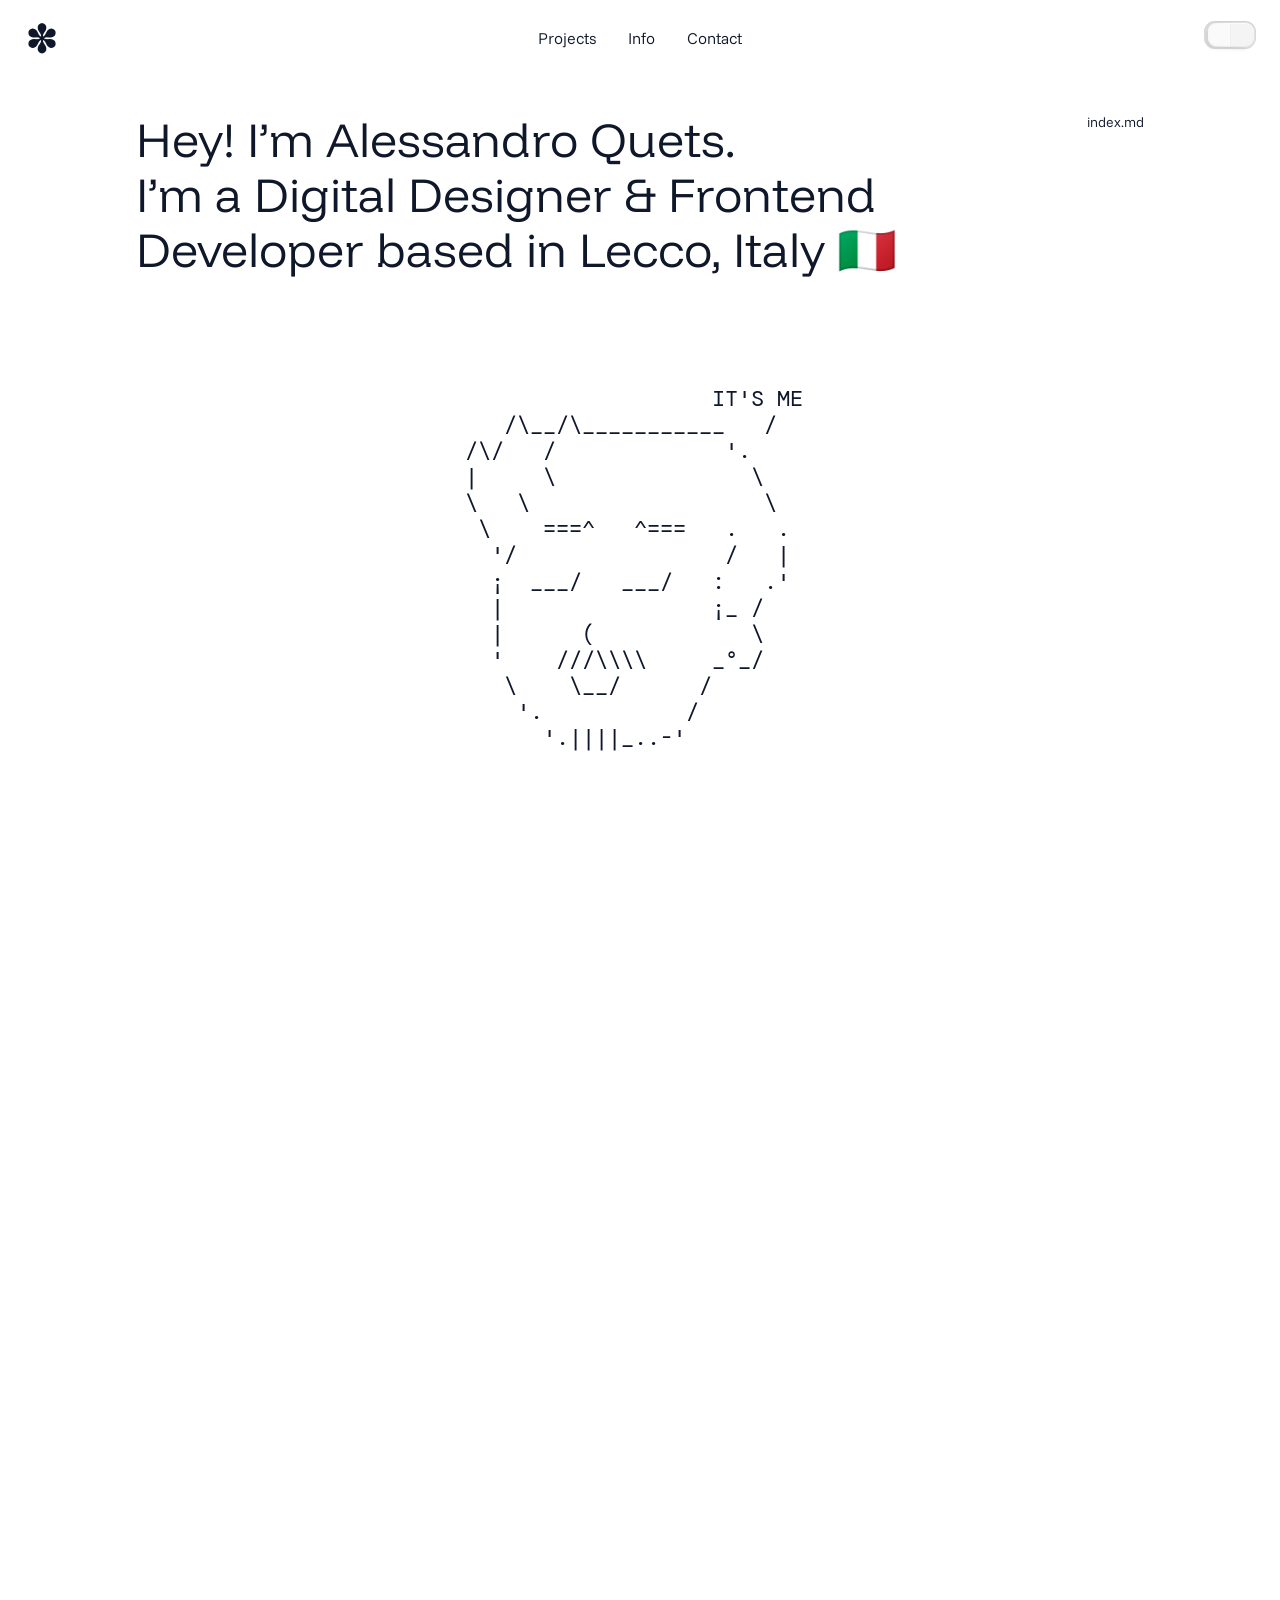
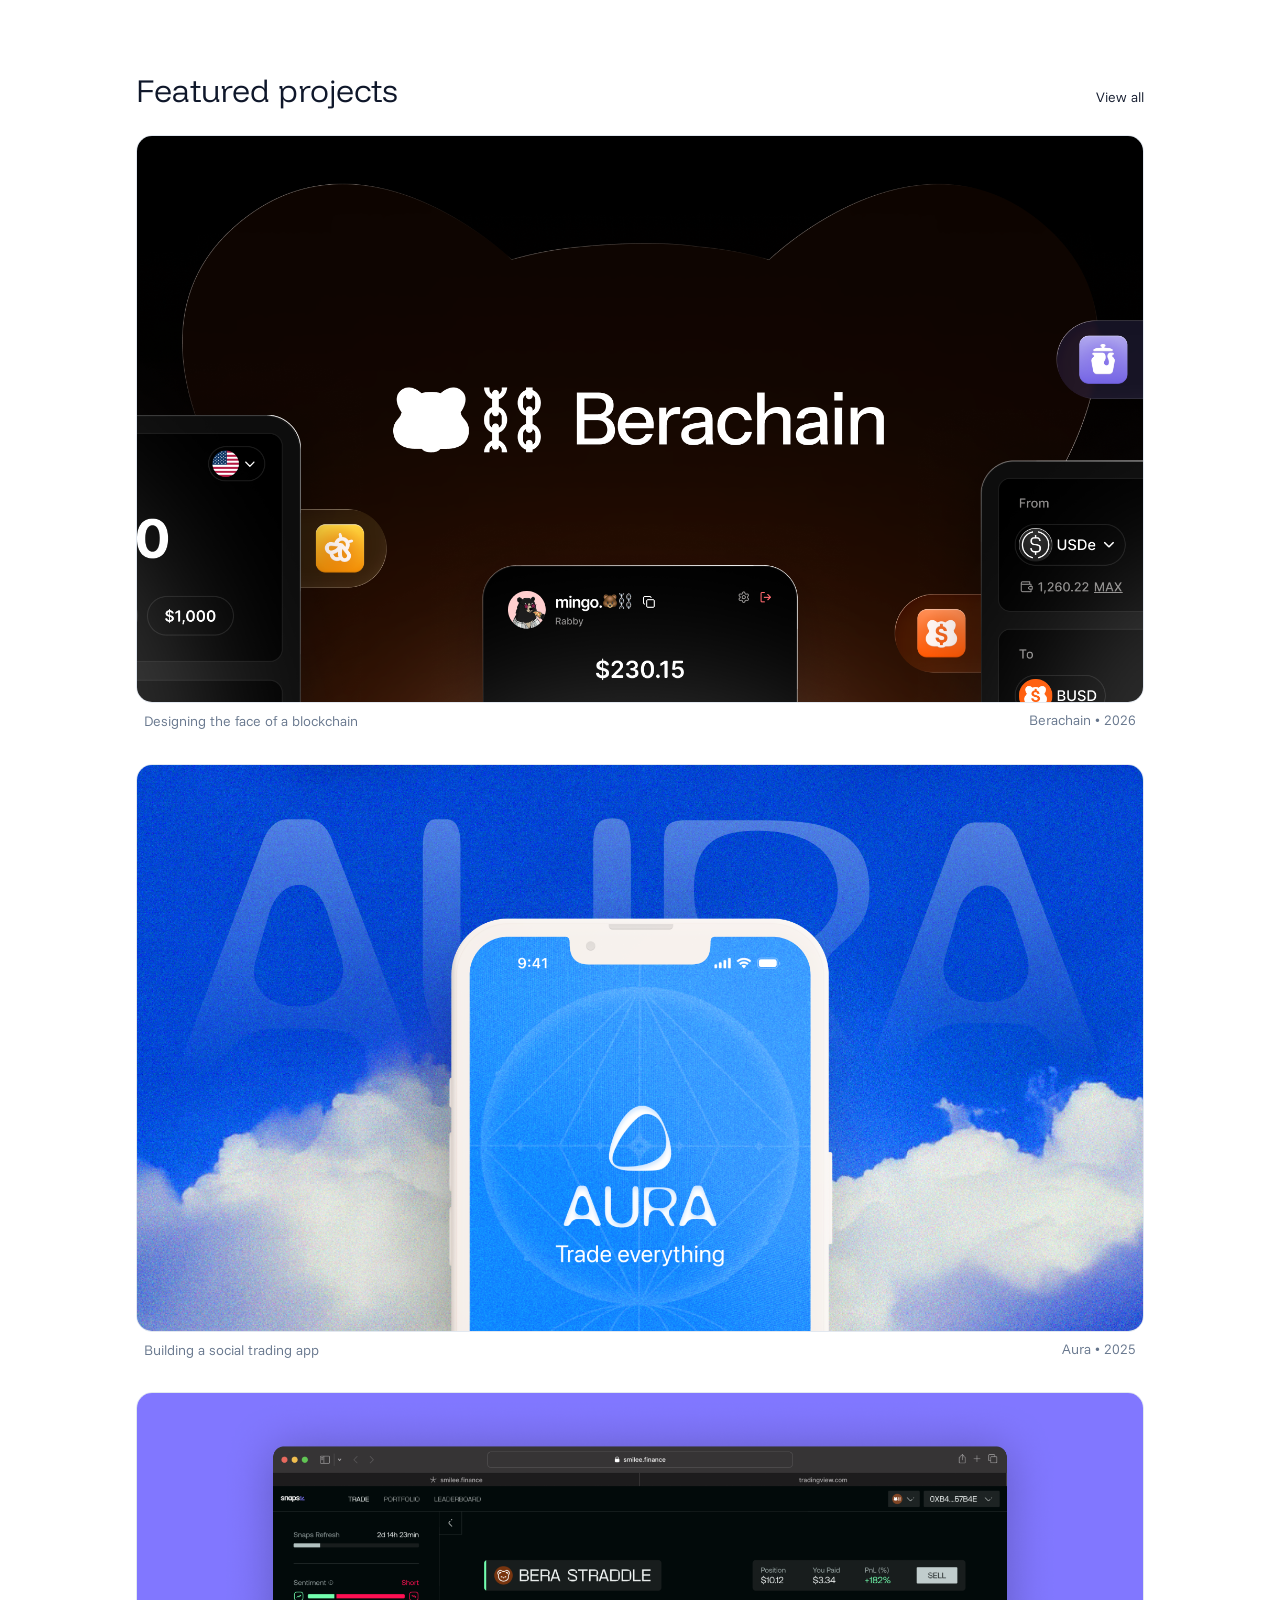
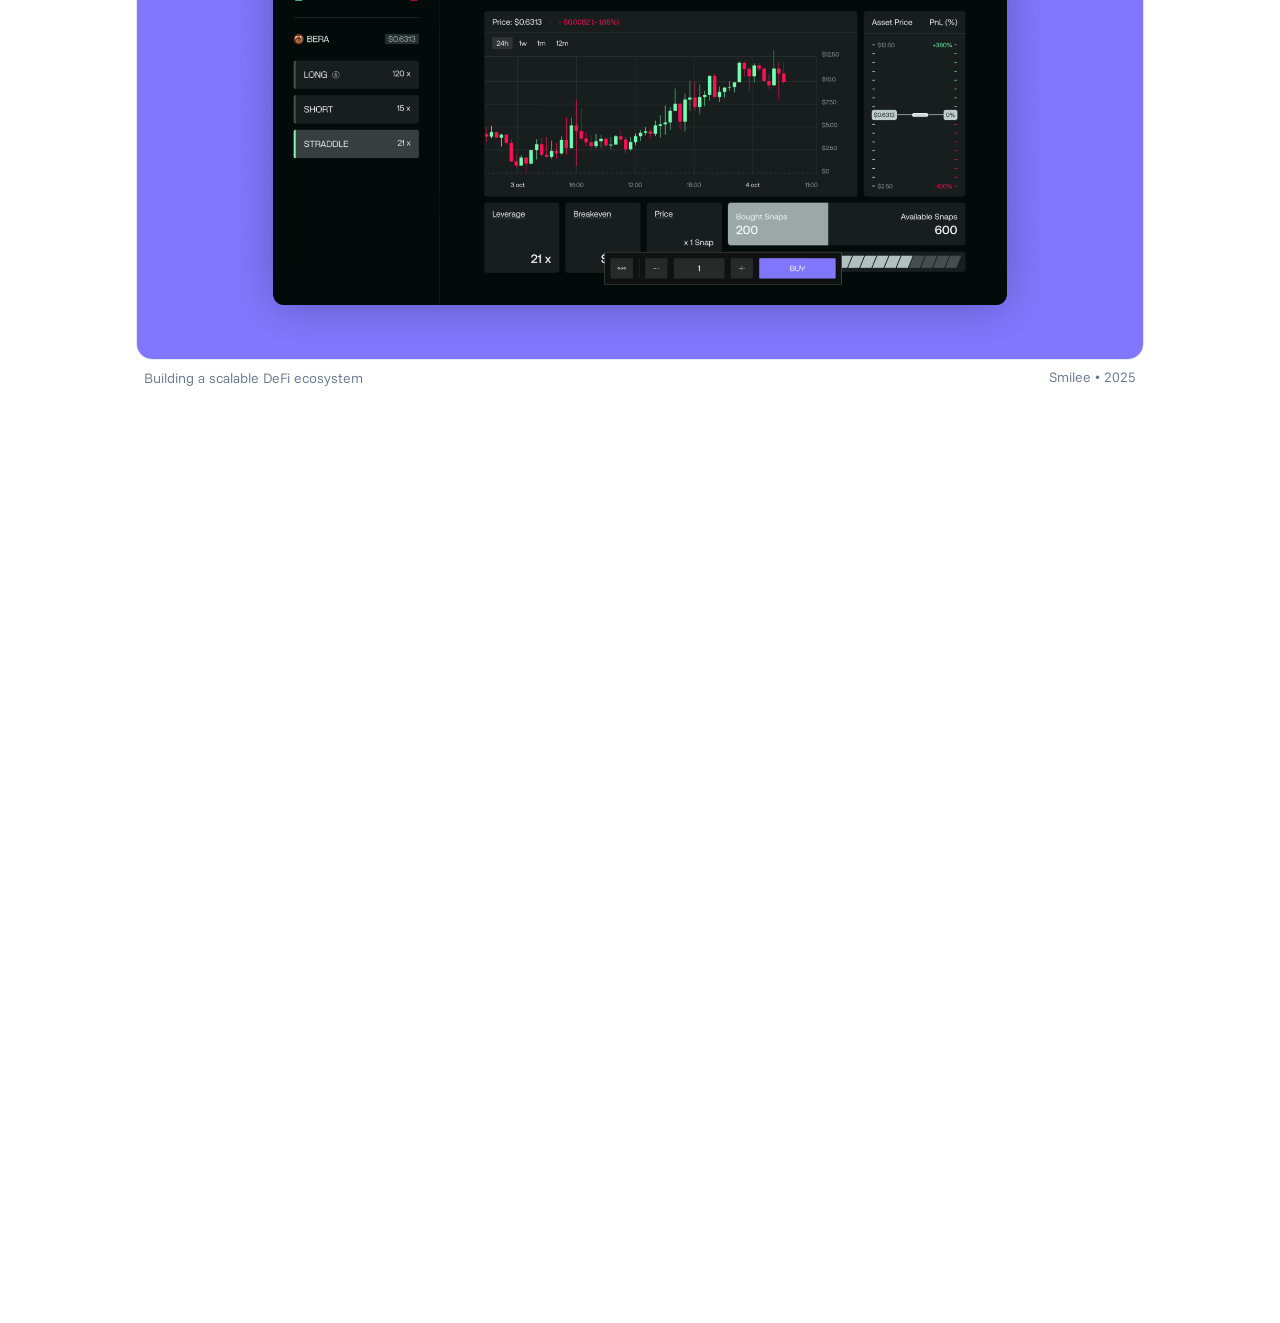
<file: index.html>
<!doctype html>
<html lang="en">
	<head>
		<meta charset="utf-8" />
		<meta name="viewport" content="width=device-width, initial-scale=1" />
		<script>
			try {
				const theme = localStorage.getItem('theme');
				if (theme === 'light' || theme === 'dark') document.documentElement.dataset.theme = theme;
			} catch {
				/* Use the system preference when storage is unavailable. */
			}
		</script>
		<noscript>
			<style>
				/* Keep JS video space reserved until hydration. Only no-JS uses the fallback. */
				.media-frame[data-media] > video[data-deferred] {
					display: none;
				}
				.media-frame[data-media][data-media-state] > img:not([data-preview]) {
					opacity: 1;
				}
				.media-frame[data-media] > .media-preview,
				.media-frame[data-media]::after {
					display: none;
				}
			</style>
		</noscript>
		
		<link href="/_app/immutable/assets/0.Bayv5SwZ.css" rel="stylesheet">
		<link href="/_app/immutable/assets/ProjectCard.CknThM-J.css" rel="stylesheet">
		<link href="/_app/immutable/assets/2.BnLhcYAm.css" rel="stylesheet">
		<link rel="modulepreload" href="/_app/immutable/entry/start.CMeeshKE.js">
		<link rel="modulepreload" href="/_app/immutable/chunks/Big9_mfa.js">
		<link rel="modulepreload" href="/_app/immutable/chunks/CsI9m2ZH.js">
		<link rel="modulepreload" href="/_app/immutable/chunks/m8rS4o8h.js">
		<link rel="modulepreload" href="/_app/immutable/chunks/Bc11O1h5.js">
		<link rel="modulepreload" href="/_app/immutable/chunks/NLkZbKvm.js">
		<link rel="modulepreload" href="/_app/immutable/entry/app.oIXFRcF6.js">
		<link rel="modulepreload" href="/_app/immutable/chunks/BXl3LOEh.js">
		<link rel="modulepreload" href="/_app/immutable/chunks/DsnmJJEf.js">
		<link rel="modulepreload" href="/_app/immutable/chunks/ByzYFYi9.js">
		<link rel="modulepreload" href="/_app/immutable/chunks/BhuIKg7_.js">
		<link rel="modulepreload" href="/_app/immutable/chunks/BGiacd6y.js">
		<link rel="modulepreload" href="/_app/immutable/nodes/0.BAcy5qYY.js">
		<link rel="modulepreload" href="/_app/immutable/chunks/BolvSn8E.js">
		<link rel="modulepreload" href="/_app/immutable/chunks/pFuOVO33.js">
		<link rel="modulepreload" href="/_app/immutable/chunks/Bazdk27Q.js">
		<link rel="modulepreload" href="/_app/immutable/chunks/D2S8ynfT.js">
		<link rel="modulepreload" href="/_app/immutable/chunks/CaBG30Z9.js">
		<link rel="modulepreload" href="/_app/immutable/chunks/DyGXjPGR.js">
		<link rel="modulepreload" href="/_app/immutable/nodes/2.D157pibx.js">
		<link rel="modulepreload" href="/_app/immutable/chunks/CrSsbM1H.js">
		<link rel="modulepreload" href="/_app/immutable/chunks/rWeNY5_r.js">
		<link rel="modulepreload" href="/_app/immutable/chunks/T5RaJm5C.js">
		<link rel="modulepreload" href="/_app/immutable/chunks/BtDT2MiD.js">
		<link rel="modulepreload" href="/_app/immutable/chunks/CagCdIuZ.js"><!--[--><link rel="icon" href="data:image/svg+xml,%3csvg%20width='128'%20height='128'%20viewBox='0%200%20128%20128'%20fill='none'%20xmlns='http://www.w3.org/2000/svg'%3e%3crect%20width='128'%20height='128'%20rx='40'%20fill='white'/%3e%3cpath%20d='M64.0488%20111C61.6282%20111%2059.6831%20110.006%2058.2134%20108.018C56.7438%20106.029%2056.009%20103.565%2056.009%20100.626C56.009%2097.341%2057.176%2092.4134%2059.5102%2085.8432C61.8443%2079.1001%2063.0114%2072.4435%2063.0114%2065.8733C60.1586%2067.6023%2057.6515%2069.3746%2055.4903%2071.19C53.329%2073.0054%2051.4271%2074.8209%2049.7846%2076.6363C47.6234%2079.0569%2045.4621%2081.3911%2043.3009%2083.6388C41.1396%2085.8%2038.9784%2087.5722%2036.8171%2088.9554C34.6559%2090.3386%2032.4514%2091.0302%2030.2037%2091.0302C28.1289%2091.0302%2026.3567%2090.3386%2024.8871%2088.9554C23.4174%2087.4858%2022.6826%2085.8%2022.6826%2083.8981C22.6826%2081.7369%2023.5903%2079.7053%2025.4058%2077.8034C27.2212%2075.8151%2030.0308%2074.3022%2033.8346%2073.2648C35.7365%2072.7461%2037.7249%2072.2274%2039.7997%2071.7087C41.9609%2071.1036%2044.2518%2070.5849%2046.6724%2070.1526C51.3407%2069.2017%2056.4412%2067.1701%2061.974%2064.0579C56.4412%2060.9457%2051.1678%2058.8709%2046.1537%2057.8335C41.3125%2056.7961%2037.0333%2055.7587%2033.3159%2054.7213C29.685%2053.5975%2027.0051%2052.0846%2025.2761%2050.1827C23.5471%2048.1944%2022.6826%2046.1196%2022.6826%2043.9584C22.6826%2041.97%2023.3742%2040.3275%2024.7574%2039.0307C26.2271%2037.734%2028.0857%2037.0856%2030.3334%2037.0856C32.6676%2037.0856%2035.0449%2037.9501%2037.4655%2039.6791C39.8861%2041.3216%2042.2635%2043.3532%2044.5976%2045.7738C46.9318%2048.1944%2049.0498%2050.4853%2050.9517%2052.6465C53.891%2056.0181%2057.9109%2059.2167%2063.0114%2062.2425V60.5567C63.0114%2057.9632%2062.8817%2055.6291%2062.6224%2053.5543C62.4495%2051.393%2062.1037%2049.5344%2061.585%2047.9783C60.8934%2045.9035%2060.1153%2043.5693%2059.2508%2040.9758C58.4728%2038.3823%2057.7812%2035.8753%2057.176%2033.4547C56.5709%2030.9477%2056.2683%2028.9593%2056.2683%2027.4897C56.2683%2024.4639%2057.0031%2022.0001%2058.4728%2020.0982C60.0289%2018.1099%2061.974%2017.1157%2064.3081%2017.1157C66.5558%2017.1157%2068.4577%2018.0667%2070.0138%2019.9686C71.5699%2021.8705%2072.348%2024.3775%2072.348%2027.4897C72.348%2030.6019%2071.1809%2035.616%2068.8468%2042.5319C66.5126%2049.3615%2065.3455%2055.9316%2065.3455%2062.2425C67.161%2061.0322%2068.5874%2060.1244%2069.6248%2059.5193C70.6622%2058.8277%2071.5267%2058.2225%2072.2183%2057.7038C72.9099%2057.0987%2073.6879%2056.4071%2074.5524%2055.6291C75.4169%2054.7646%2076.6272%2053.5543%2078.1833%2051.9982C84.2348%2045.3415%2088.4708%2041.192%2090.8914%2039.5494C93.312%2037.9069%2095.8191%2037.0856%2098.4126%2037.0856C100.487%2037.0856%20102.216%2037.734%20103.6%2039.0307C104.983%2040.3275%20105.674%2041.97%20105.674%2043.9584C105.674%2046.1196%20104.81%2048.1512%20103.081%2050.0531C101.438%2051.8685%2098.7151%2053.3814%2094.9113%2054.5917C93.0959%2055.1968%2091.1075%2055.7587%2088.9463%2056.2774C86.8715%2056.7961%2084.6238%2057.3148%2082.2032%2057.8335C77.4485%2058.8709%2072.1751%2060.9457%2066.3829%2064.0579C69.1493%2065.614%2071.786%2066.9107%2074.2931%2067.9481C76.8866%2068.8991%2079.3936%2069.6339%2081.8142%2070.1526C86.5689%2071.19%2090.805%2072.2706%2094.5223%2073.3945C98.3261%2074.4319%20101.136%2075.9015%20102.951%2077.8034C104.767%2079.7053%20105.674%2081.7369%20105.674%2083.8981C105.674%2085.8%20104.939%2087.4858%20103.47%2088.9554C102.087%2090.3386%20100.271%2091.0302%2098.0235%2091.0302C96.1216%2091.0302%2094.1333%2090.3818%2092.0585%2089.0851C89.9837%2087.7883%2087.9521%2086.2322%2085.9638%2084.4168C83.9755%2082.5149%2082.16%2080.6562%2080.5175%2078.8408C78.9614%2077.0254%2077.7078%2075.5989%2076.7569%2074.5615C74.855%2072.4003%2071.0512%2069.5042%2065.3455%2065.8733V67.5591C65.3455%2073.0054%2066.4694%2079.1866%2068.7171%2086.1026C70.9648%2093.0185%2072.0886%2097.8597%2072.0886%20100.626C72.0886%20103.652%2071.3106%20106.116%2069.7545%20108.018C68.1984%20110.006%2066.2965%20111%2064.0488%20111Z'%20fill='black'/%3e%3c/svg%3e"/><!--]-->
	</head>
	<body data-sveltekit-preload-data="hover">
		<div style="display: contents"><!--[--><!--[--><!----><div class="isolate min-h-screen bg-background text-foreground-1"><header data-menu-open="false" class="fixed top-0 left-0 z-50 w-full px-4 py-5 transition-transform md:px-6 motion-base translate-y-0 svelte-1elxaub"><div class="header-surface relative z-50 flex items-center justify-between svelte-1elxaub"><a href="/" class="flex h-9 w-9 items-center justify-center font-display text-3xl leading-none text-foreground-1 svelte-1elxaub" aria-label="Alessandro Quets — Home"><span aria-hidden="true">✽</span></a> <nav class="hidden items-center gap-8 md:absolute md:left-1/2 md:flex md:-translate-x-1/2"><!--[--><a href="/projects" class="text-foreground-1 transition-colors hover:underline svelte-1elxaub"><span class="scramble-label"><span class="scramble-original">Projects</span><span class="scramble-output" aria-hidden="true"></span></span><!----></a><a href="/info" class="text-foreground-1 transition-colors hover:underline svelte-1elxaub"><span class="scramble-label"><span class="scramble-original">Info</span><span class="scramble-output" aria-hidden="true"></span></span><!----></a><a href="/contact" class="text-foreground-1 transition-colors hover:underline svelte-1elxaub"><span class="scramble-label"><span class="scramble-original">Contact</span><span class="scramble-output" aria-hidden="true"></span></span><!----></a><!--]--></nav> <div class="flex items-center gap-4"><div class="hidden md:block"><button class="theme-switch svelte-mls84d" type="button" role="switch" aria-label="Dark theme" aria-checked="false"><span class="thumb svelte-mls84d" aria-hidden="true"></span></button><!----></div> <button class="relative z-50 flex h-6 w-6 flex-col items-center justify-center gap-1.5 text-foreground-1 md:hidden svelte-1elxaub" aria-label="Open menu" aria-expanded="false"><span class="block h-0.5 w-5 bg-foreground-1 transition-transform motion-base svelte-1elxaub"></span> <span class="block h-0.5 w-5 bg-foreground-1 transition-transform motion-base svelte-1elxaub"></span></button></div></div> <nav class="mobile-menu fixed inset-0 z-40 flex h-dvh flex-col items-center justify-center gap-8 bg-background md:hidden svelte-1elxaub" data-open="false" data-keyboard="false" inert aria-hidden="true" aria-label="Mobile navigation"><!--[--><a href="/projects" class="text-2xl text-foreground-1 hover:underline svelte-1elxaub" style="--item-delay: 0ms"><span class="scramble-label"><span class="scramble-original">Projects</span><span class="scramble-output" aria-hidden="true"></span></span><!----></a><a href="/info" class="text-2xl text-foreground-1 hover:underline svelte-1elxaub" style="--item-delay: 50ms"><span class="scramble-label"><span class="scramble-original">Info</span><span class="scramble-output" aria-hidden="true"></span></span><!----></a><a href="/contact" class="text-2xl text-foreground-1 hover:underline svelte-1elxaub" style="--item-delay: 100ms"><span class="scramble-label"><span class="scramble-original">Contact</span><span class="scramble-output" aria-hidden="true"></span></span><!----></a><!--]--> <button class="theme-switch svelte-mls84d" type="button" role="switch" aria-label="Dark theme" aria-checked="false"><span class="thumb svelte-mls84d" aria-hidden="true"></span></button><!----></nav></header><!----> <main class="relative z-10 min-h-screen rounded-b-xl bg-background p-4 pt-14 pb-20 md:p-6 md:pt-20 md:pb-32"><!----><section class="mx-auto max-w-5xl px-2 pt-4 md:pt-6 xl:pt-8" aria-label="Introduction"><div class="w-full"><div class="grid grid-cols-[minmax(0,1fr)_auto] items-start gap-4 lg:gap-8"><h1 data-enter="" class="font-display text-2xl leading-[1.15] md:text-4xl md:leading-[1.15]"><!--[--><!--[--><span class="inline-block" data-reveal="">Hey!</span><!--]--><!--]--><!----> <span class="whitespace-nowrap md:whitespace-normal"><!--[--><!--[--><span class="inline-block" data-reveal="">I’m</span><!--]--><!--[!--> <!--]--><!--[--><span class="inline-block" data-reveal="">Alessandro</span><!--]--><!--[!--> <!--]--><!--[--><span class="inline-block" data-reveal="">Quets.</span><!--]--><!--]--><!----></span> <br/> <!--[--><!--[--><span class="inline-block" data-reveal="">I’m</span><!--]--><!--[!--> <!--]--><!--[--><span class="inline-block" data-reveal="">a</span><!--]--><!--[!--> <!--]--><!--[--><span class="inline-block" data-reveal="">Digital</span><!--]--><!--[!--> <!--]--><!--[--><span class="inline-block" data-reveal="">Designer</span><!--]--><!--[!--> <!--]--><!--[--><span class="inline-block" data-reveal="">&amp;</span><!--]--><!--[!--> <!--]--><!--[--><span class="inline-block" data-reveal="">Frontend</span><!--]--><!--[!--> <!--]--><!--[--><span class="inline-block" data-reveal="">Developer</span><!--]--><!--[!--> <!--]--><!--[--><span class="inline-block" data-reveal="">based</span><!--]--><!--[!--> <!--]--><!--[--><span class="inline-block" data-reveal="">in</span><!--]--><!--[!--> <!--]--><!--[--><span class="inline-block" data-reveal="">Lecco,</span><!--]--><!--[!--> <!--]--><!--[--><span class="inline-block" data-reveal="">Italy</span><!--]--><!--[!--> <!--]--><!--[--><span class="inline-block" data-reveal="">🇮🇹</span><!--]--><!--]--><!----></h1> <a data-enter="" href="/index.md" class="text-sm whitespace-nowrap text-foreground-1 underline-offset-4 hover:underline focus-visible:outline-2 focus-visible:outline-offset-4"><span class="scramble-label"><span class="scramble-original">index.md</span><span class="scramble-output" aria-hidden="true"></span></span><!----></a></div> <div data-enter="" class="py-8 md:py-12 xl:py-14"><div class="flex h-full items-center justify-center"><pre class="cursor-pointer rounded-xl text-center font-mono font-normal text-foreground-1 select-none text-[clamp(0.6rem,3.2vw,1.5rem)] leading-[1.2] sm:text-[clamp(0.6rem,3.2vw,1.5rem)] md:text-[clamp(0.6rem,3.2vw,1.5rem)] lg:text-[clamp(0.65rem,1.7vw,1.5rem)]" role="img" aria-label="Animated ASCII art showcasing design skills">                                         
                                         
                                         
                                         
                                         
                                         
                                         
                                         
                                         
                                         
                                         
                                         
                                         
                                         
                                         
                                         
                                         
                                         
                                         </pre></div><!----></div></div></section> <section class="mx-auto max-w-5xl px-2 pt-4 pb-20 md:pt-8 md:pb-28 xl:pb-40 svelte-1su3erj" aria-label="My approach"><div class="space-y-8 font-display text-3xl leading-[1.25] text-foreground-1 md:space-y-12 md:text-4xl md:leading-[1.25] svelte-1su3erj"><!--[--><p class="svelte-1su3erj"><!--[--><span data-reveal="" class="svelte-1su3erj"><!--[!--><!--[!--><!--[!-->I<!--]--><!--]--><!--]--></span><!--[--> <!--]--><span data-reveal="" class="svelte-1su3erj"><!--[!--><!--[!--><!--[!-->care<!--]--><!--]--><!--]--></span><!--[--> <!--]--><span data-reveal="" class="svelte-1su3erj"><!--[!--><!--[!--><!--[!-->about<!--]--><!--]--><!--]--></span><!--[--> <!--]--><span data-reveal="" class="svelte-1su3erj"><!--[!--><!--[!--><!--[!-->how<!--]--><!--]--><!--]--></span><!--[--> <!--]--><span data-reveal="" class="svelte-1su3erj"><!--[!--><!--[!--><!--[!-->an<!--]--><!--]--><!--]--></span><!--[--> <!--]--><span data-reveal="" class="svelte-1su3erj"><!--[!--><!--[!--><!--[!-->interface<!--]--><!--]--><!--]--></span><!--[--> <!--]--><span data-reveal="" class="svelte-1su3erj"><!--[!--><!--[!--><!--[!-->looks<!--]--><!--]--><!--]--></span><!--[--> <!--]--><span data-reveal="" data-graphic="eye" class="svelte-1su3erj"><!--[!--><!--[--><span class="inline-icon inline-block align-middle text-primary svelte-1su3erj" aria-hidden="true"><!--[--><!----><svg xmlns="http://www.w3.org/2000/svg" viewBox="0 0 32 32" fill="currentColor" preserveAspectRatio="xMidYMid meet" width="32" height="32" aria-hidden="true"><!--[!--><!--]--><path d="M30.94,15.66A16.69,16.69,0,0,0,16,5,16.69,16.69,0,0,0,1.06,15.66a1,1,0,0,0,0,.68A16.69,16.69,0,0,0,16,27,16.69,16.69,0,0,0,30.94,16.34,1,1,0,0,0,30.94,15.66ZM16,25c-5.3,0-10.9-3.93-12.93-9C5.1,10.93,10.7,7,16,7s10.9,3.93,12.93,9C26.9,21.07,21.3,25,16,25Z"></path><path d="M16,10a6,6,0,1,0,6,6A6,6,0,0,0,16,10Zm0,10a4,4,0,1,1,4-4A4,4,0,0,1,16,20Z"></path></svg><!----><!--]--><!----></span><!--]--><!--]--></span><!--[!--><!--]--><span data-reveal="" class="svelte-1su3erj"><!--[!--><!--[!--><!--[!-->,<!--]--><!--]--><!--]--></span><!--[--> <!--]--><span data-reveal="" class="svelte-1su3erj"><!--[!--><!--[!--><!--[!-->how<!--]--><!--]--><!--]--></span><!--[--> <!--]--><span data-reveal="" class="svelte-1su3erj"><!--[!--><!--[!--><!--[!-->it<!--]--><!--]--><!--]--></span><!--[--> <!--]--><span data-reveal="" class="svelte-1su3erj"><!--[!--><!--[!--><!--[!-->feels,<!--]--><!--]--><!--]--></span><!--[--> <!--]--><span data-reveal="" class="svelte-1su3erj"><!--[!--><!--[!--><!--[!-->and<!--]--><!--]--><!--]--></span><!--[--> <!--]--><span data-reveal="" class="svelte-1su3erj"><!--[!--><!--[!--><!--[!-->how<!--]--><!--]--><!--]--></span><!--[--> <!--]--><span data-reveal="" class="svelte-1su3erj"><!--[!--><!--[!--><!--[!-->it<!--]--><!--]--><!--]--></span><!--[--> <!--]--><span data-reveal="" class="svelte-1su3erj"><!--[!--><!--[!--><!--[!-->works.<!--]--><!--]--><!--]--></span><!--[--> <!--]--><!--]--></p><p class="svelte-1su3erj"><!--[--><span data-reveal="" class="svelte-1su3erj"><!--[!--><!--[!--><!--[!-->I<!--]--><!--]--><!--]--></span><!--[--> <!--]--><span data-reveal="" class="svelte-1su3erj"><!--[!--><!--[!--><!--[!-->shape<!--]--><!--]--><!--]--></span><!--[--> <!--]--><span data-reveal="" class="svelte-1su3erj"><!--[!--><!--[!--><!--[!-->interactions,<!--]--><!--]--><!--]--></span><!--[--> <!--]--><span data-reveal="" class="svelte-1su3erj"><!--[!--><!--[!--><!--[!-->build<!--]--><!--]--><!--]--></span><!--[--> <!--]--><span data-reveal="" class="svelte-1su3erj"><!--[!--><!--[!--><!--[!-->design<!--]--><!--]--><!--]--></span><!--[--> <!--]--><span data-reveal="" class="svelte-1su3erj"><!--[!--><!--[!--><!--[!-->systems,<!--]--><!--]--><!--]--></span><!--[--> <!--]--><span data-reveal="" class="svelte-1su3erj"><!--[!--><!--[!--><!--[!-->and<!--]--><!--]--><!--]--></span><!--[--> <!--]--><span data-reveal="" class="svelte-1su3erj"><!--[!--><!--[!--><!--[!-->carry<!--]--><!--]--><!--]--></span><!--[--> <!--]--><span data-reveal="" class="svelte-1su3erj"><!--[!--><!--[!--><!--[!-->those<!--]--><!--]--><!--]--></span><!--[--> <!--]--><span data-reveal="" class="svelte-1su3erj"><!--[!--><!--[!--><!--[!-->decisions<!--]--><!--]--><!--]--></span><!--[--> <!--]--><span data-reveal="" class="svelte-1su3erj"><!--[!--><!--[!--><!--[!-->into<!--]--><!--]--><!--]--></span><!--[--> <!--]--><span data-reveal="" class="svelte-1su3erj"><!--[!--><!--[!--><!--[!-->production<!--]--><!--]--><!--]--></span><!--[--> <!--]--><span data-reveal="" data-graphic="components" class="svelte-1su3erj"><!--[--><span class="inline-toggle svelte-1su3erj" aria-hidden="true"><span class="svelte-1su3erj"></span></span><!--]--></span><!--[--> <!--]--><span data-reveal="" class="svelte-1su3erj"><!--[!--><!--[!--><!--[!-->Working<!--]--><!--]--><!--]--></span><!--[--> <!--]--><span data-reveal="" class="svelte-1su3erj"><!--[!--><!--[!--><!--[!-->in<!--]--><!--]--><!--]--></span><!--[--> <!--]--><span data-reveal="" class="svelte-1su3erj"><!--[!--><!--[!--><!--[!-->both<!--]--><!--]--><!--]--></span><!--[--> <!--]--><span data-reveal="" class="svelte-1su3erj"><!--[!--><!--[!--><!--[!-->Figma<!--]--><!--]--><!--]--></span><!--[--> <!--]--><span data-reveal="" data-graphic="figma" class="svelte-1su3erj"><!--[!--><!--[--><span class="inline-icon inline-block align-middle text-primary svelte-1su3erj" aria-hidden="true"><!--[--><!----><svg xmlns="http://www.w3.org/2000/svg" viewBox="0 0 32 32" fill="currentColor" preserveAspectRatio="xMidYMid meet" width="32" height="32" aria-hidden="true"><!--[!--><!--]--><path d="M23.6,11.6c1-0.6,1.7-1.5,2.1-2.6c0.4-1.1,0.4-2.2,0.1-3.3c-0.3-1.1-1-2-1.9-2.7c-0.9-0.7-2.1-1-3.2-1h-9.2	c-1.2,0-2.3,0.4-3.2,1C7.2,3.7,6.6,4.7,6.2,5.7C5.9,6.8,5.9,8,6.3,9c0.4,1.1,1.1,2,2.1,2.6c-0.7,0.5-1.4,1.1-1.8,1.9	C6.2,14.3,6,15.1,6,16c0,0.9,0.2,1.7,0.6,2.5c0.4,0.8,1,1.4,1.8,1.9c-1,0.6-1.7,1.5-2.1,2.6c-0.4,1.1-0.4,2.2-0.1,3.3	c0.3,1.1,1,2,2,2.7c0.9,0.7,2.1,1,3.2,1c1.4,0,2.8-0.6,3.9-1.5c1-1,1.6-2.3,1.6-3.7v-4.8c1,0.9,2.3,1.4,3.6,1.4h0.1	c1.2,0,2.3-0.4,3.2-1c0.9-0.7,1.6-1.6,1.9-2.7c0.3-1.1,0.3-2.2-0.1-3.3C25.3,13.1,24.5,12.2,23.6,11.6z M16.9,3.7h3.7	c0.5,0,1,0,1.4,0.2c0.5,0.2,0.9,0.4,1.2,0.8c0.4,0.3,0.6,0.7,0.8,1.2s0.3,0.9,0.3,1.4c0,0.5-0.1,1-0.3,1.4c-0.2,0.4-0.5,0.8-0.8,1.2	c-0.4,0.3-0.8,0.6-1.2,0.8c-0.5,0.2-1,0.2-1.4,0.2h-3.7V3.7z M11.4,3.7h3.7v7h-3.7c-0.9,0-1.8-0.4-2.4-1.1C8.3,9,8,8.1,8,7.2	s0.4-1.8,1-2.4C9.6,4.2,10.5,3.8,11.4,3.7L11.4,3.7z M7.8,16c0-0.9,0.4-1.8,1.1-2.5c0.7-0.7,1.6-1,2.6-1h3.7v7h-3.7	c-1,0-1.9-0.4-2.6-1C8.2,17.8,7.8,16.9,7.8,16L7.8,16z M15.1,24.7c0,1-0.4,1.9-1.1,2.5c-0.7,0.7-1.6,1-2.6,1c-0.5,0-1,0-1.4-0.2	c-0.5-0.2-0.9-0.4-1.2-0.7c-0.4-0.3-0.6-0.7-0.8-1.2c-0.2-0.4-0.3-0.9-0.3-1.4c0-0.5,0.1-1,0.3-1.4c0.2-0.4,0.5-0.8,0.8-1.2	c0.4-0.3,0.8-0.6,1.2-0.8c0.5-0.2,1-0.2,1.4-0.2h3.7L15.1,24.7z M20.6,19.5h-0.1c-0.9,0-1.8-0.4-2.4-1.1c-0.6-0.7-1-1.5-1-2.4	c0-0.9,0.4-1.8,1-2.4c0.6-0.7,1.5-1,2.4-1.1h0.1c0.5,0,1,0,1.4,0.2c0.5,0.2,0.9,0.4,1.2,0.8c0.4,0.3,0.6,0.7,0.8,1.2	c0.2,0.4,0.3,0.9,0.3,1.4c0,0.5-0.1,1-0.3,1.4c-0.2,0.4-0.5,0.8-0.8,1.2c-0.4,0.3-0.8,0.6-1.2,0.8C21.6,19.5,21.1,19.5,20.6,19.5	L20.6,19.5z"></path></svg><!----><!--]--><!----></span><!--]--><!--]--></span><!--[--> <!--]--><span data-reveal="" class="svelte-1su3erj"><!--[!--><!--[!--><!--[!-->and<!--]--><!--]--><!--]--></span><!--[--> <!--]--><span data-reveal="" class="svelte-1su3erj"><!--[!--><!--[!--><!--[!-->code<!--]--><!--]--><!--]--></span><!--[--> <!--]--><span data-reveal="" data-graphic="code" class="svelte-1su3erj"><!--[!--><!--[--><span class="inline-icon inline-block align-middle text-primary svelte-1su3erj" aria-hidden="true"><!--[--><!----><svg xmlns="http://www.w3.org/2000/svg" viewBox="0 0 32 32" fill="currentColor" preserveAspectRatio="xMidYMid meet" width="32" height="32" aria-hidden="true"><!--[!--><!--]--><path d="M31 16 24 23 22.59 21.59 28.17 16 22.59 10.41 24 9 31 16z"></path><path d="M1 16 8 9 9.41 10.41 3.83 16 9.41 21.59 8 23 1 16z"></path><path d="M5.91 15H26.080000000000002V17H5.91z" transform="rotate(-75 15.996 16)"></path></svg><!----><!--]--><!----></span><!--]--><!--]--></span><!--[--> <!--]--><span data-reveal="" class="svelte-1su3erj"><!--[!--><!--[!--><!--[!-->lets<!--]--><!--]--><!--]--></span><!--[--> <!--]--><span data-reveal="" class="svelte-1su3erj"><!--[!--><!--[!--><!--[!-->me<!--]--><!--]--><!--]--></span><!--[--> <!--]--><span data-reveal="" class="svelte-1su3erj"><!--[!--><!--[!--><!--[!-->keep<!--]--><!--]--><!--]--></span><!--[--> <!--]--><span data-reveal="" class="svelte-1su3erj"><!--[!--><!--[!--><!--[!-->refining<!--]--><!--]--><!--]--></span><!--[--> <!--]--><span data-reveal="" class="svelte-1su3erj"><!--[!--><!--[!--><!--[!-->the<!--]--><!--]--><!--]--></span><!--[--> <!--]--><span data-reveal="" class="svelte-1su3erj"><!--[!--><!--[!--><!--[!-->details<!--]--><!--]--><!--]--></span><!--[--> <!--]--><span data-reveal="" class="svelte-1su3erj"><!--[!--><!--[!--><!--[!-->as<!--]--><!--]--><!--]--></span><!--[--> <!--]--><span data-reveal="" class="svelte-1su3erj"><!--[!--><!--[!--><!--[!-->I<!--]--><!--]--><!--]--></span><!--[--> <!--]--><span data-reveal="" class="svelte-1su3erj"><!--[!--><!--[!--><!--[!-->build.<!--]--><!--]--><!--]--></span><!--[--> <!--]--><!--]--></p><p class="svelte-1su3erj"><!--[--><span data-reveal="" class="svelte-1su3erj"><!--[!--><!--[!--><!--[!-->I<!--]--><!--]--><!--]--></span><!--[--> <!--]--><span data-reveal="" class="svelte-1su3erj"><!--[!--><!--[!--><!--[!-->can<!--]--><!--]--><!--]--></span><!--[--> <!--]--><span data-reveal="" class="svelte-1su3erj"><!--[!--><!--[!--><!--[!-->sit<!--]--><!--]--><!--]--></span><!--[--> <!--]--><span data-reveal="" class="svelte-1su3erj"><!--[!--><!--[!--><!--[!-->in<!--]--><!--]--><!--]--></span><!--[--> <!--]--><span data-reveal="" class="svelte-1su3erj"><!--[!--><!--[!--><!--[!-->a<!--]--><!--]--><!--]--></span><!--[--> <!--]--><span data-reveal="" class="svelte-1su3erj"><!--[!--><!--[!--><!--[!-->design<!--]--><!--]--><!--]--></span><!--[--> <!--]--><span data-reveal="" class="svelte-1su3erj"><!--[!--><!--[!--><!--[!-->review<!--]--><!--]--><!--]--></span><!--[--> <!--]--><span data-reveal="" class="svelte-1su3erj"><!--[!--><!--[!--><!--[!-->and<!--]--><!--]--><!--]--></span><!--[--> <!--]--><span data-reveal="" class="svelte-1su3erj"><!--[!--><!--[!--><!--[!-->open<!--]--><!--]--><!--]--></span><!--[--> <!--]--><span data-reveal="" class="svelte-1su3erj"><!--[!--><!--[!--><!--[!-->a<!--]--><!--]--><!--]--></span><!--[--> <!--]--><span data-reveal="" class="svelte-1su3erj"><!--[!--><!--[!--><!--[!-->pull<!--]--><!--]--><!--]--></span><!--[--> <!--]--><span data-reveal="" class="svelte-1su3erj"><!--[!--><!--[!--><!--[!-->request<!--]--><!--]--><!--]--></span><!--[--> <!--]--><span data-reveal="" data-graphic="pull-request" class="svelte-1su3erj"><!--[!--><!--[--><span class="inline-icon inline-block align-middle text-primary svelte-1su3erj" aria-hidden="true"><!--[--><!----><svg xmlns="http://www.w3.org/2000/svg" viewBox="0 0 32 32" fill="currentColor" preserveAspectRatio="xMidYMid meet" width="32" height="32" aria-hidden="true"><!--[!--><!--]--><path stroke-width="0" d="m25,22.1421v-13.1421c0-2.2056-1.7944-4-4-4h-4.1719l2.5859-2.5859-1.4141-1.4141-5,5,5,5,1.4141-1.4141-2.5859-2.5859h4.1719c1.1028,0,2,.8975,2,2v13.1421c-1.7202.4473-3,1.9995-3,3.8579,0,2.2056,1.7944,4,4,4s4-1.7944,4-4c0-1.8584-1.2798-3.4106-3-3.8579Zm-1,5.8579c-1.1028,0-2-.8975-2-2s.8972-2,2-2,2,.8975,2,2-.8972,2-2,2Z"></path><path stroke-width="0" d="m4,6c0,1.8584,1.2798,3.4106,3,3.8579v12.2842c-1.7202.447-3,1.9993-3,3.8579,0,2.2061,1.7944,4,4,4s4-1.7939,4-4c0-1.8586-1.2798-3.4109-3-3.8579v-12.2842c1.7202-.4473,3-1.9995,3-3.8579,0-2.2056-1.7944-4-4-4s-4,1.7944-4,4Zm6,20c0,1.1025-.897,2-2,2s-2-.8975-2-2c0-1.1025.897-2,2-2s2,.8975,2,2Zm0-20c0,1.103-.897,2-2,2s-2-.897-2-2c0-1.103.897-2,2-2s2,.897,2,2Z"></path></svg><!----><!--]--><!----></span><!--]--><!--]--></span><!--[--> <!--]--><span data-reveal="" class="svelte-1su3erj"><!--[!--><!--[!--><!--[!-->on<!--]--><!--]--><!--]--></span><!--[--> <!--]--><span data-reveal="" class="svelte-1su3erj"><!--[!--><!--[!--><!--[!-->the<!--]--><!--]--><!--]--></span><!--[--> <!--]--><span data-reveal="" class="svelte-1su3erj"><!--[!--><!--[!--><!--[!-->same<!--]--><!--]--><!--]--></span><!--[--> <!--]--><span data-reveal="" class="svelte-1su3erj"><!--[!--><!--[!--><!--[!-->day.<!--]--><!--]--><!--]--></span><!--[--> <!--]--><!--]--></p><!--]--></div></section><!----> <!--[--><section class="mx-auto max-w-5xl px-2 py-4 pb-10" aria-labelledby="featured-heading"><div class="mb-6 flex items-baseline justify-between gap-4"><h2 id="featured-heading" class="font-display text-2xl text-foreground-1">Featured projects</h2> <a href="/projects" class="text-sm text-foreground-1 underline-offset-4 hover:underline focus-visible:outline-2 focus-visible:outline-offset-4"><span class="scramble-label"><span class="scramble-original">View all</span><span class="scramble-output" aria-hidden="true"></span></span><!----></a></div> <ul class="flex flex-col gap-6 md:gap-8"><!--[--><li class="list-none"><a href="/projects/berachain" class="group block svelte-oviq8z"><div class="overflow-clip rounded-xl border border-border bg-surface-1"><div class="bg-white ring-primary/30 group-focus-visible:ring-2 dark:bg-surface-1"><!--[!--><!--[--><!----><div data-media="" data-media-state="loading" class="media-frame"><!--[--><img data-preview="" src="[data-uri]" alt="" aria-hidden="true" class="media-preview"/><!--]--> <!--[!--><img src="/media/berachain-cover.png" alt="Berachain landing page hero section" width="1920" height="1080" loading="lazy" fetchpriority="auto" decoding="async" class="block aspect-video w-full object-cover transition-transform motion-base group-hover:scale-110 group-focus-visible:scale-110"/><!--]--></div><!----><!--]--><!--]--></div></div> <div class="mt-2 flex items-baseline justify-between gap-3.5 text-sm leading-snug text-foreground-3"><p class="m-0 flex min-w-0 flex-1 items-center gap-2"><span class="h-1.5 w-0 shrink-0 rounded-full bg-foreground-1 opacity-0 transition-all motion-base group-hover:w-3 group-hover:opacity-100 group-focus-visible:w-3 group-focus-visible:opacity-100"></span> <span class="min-w-0 truncate transition-colors motion-base group-hover:text-foreground-1 group-focus-visible:text-foreground-1">Designing the face of a blockchain</span></p> <p class="mx-2 shrink-0 whitespace-nowrap transition-colors motion-base group-hover:text-foreground-1 group-focus-visible:text-foreground-1">Berachain • 2026</p></div></a><!----></li><li class="list-none"><a href="/projects/aura" class="group block svelte-oviq8z"><div class="overflow-clip rounded-xl border border-border bg-surface-1"><div class="bg-white ring-primary/30 group-focus-visible:ring-2 dark:bg-surface-1"><!--[!--><!--[--><!----><div data-media="" data-media-state="loading" class="media-frame"><!--[--><img data-preview="" src="[data-uri]" alt="" aria-hidden="true" class="media-preview"/><!--]--> <!--[!--><img src="/media/aura-cover.png" alt="Aura trading app on a phone against a blue sky and clouds" width="1920" height="1080" loading="lazy" fetchpriority="auto" decoding="async" class="block aspect-video w-full object-cover transition-transform motion-base group-hover:scale-110 group-focus-visible:scale-110"/><!--]--></div><!----><!--]--><!--]--></div></div> <div class="mt-2 flex items-baseline justify-between gap-3.5 text-sm leading-snug text-foreground-3"><p class="m-0 flex min-w-0 flex-1 items-center gap-2"><span class="h-1.5 w-0 shrink-0 rounded-full bg-foreground-1 opacity-0 transition-all motion-base group-hover:w-3 group-hover:opacity-100 group-focus-visible:w-3 group-focus-visible:opacity-100"></span> <span class="min-w-0 truncate transition-colors motion-base group-hover:text-foreground-1 group-focus-visible:text-foreground-1">Building a social trading app</span></p> <p class="mx-2 shrink-0 whitespace-nowrap transition-colors motion-base group-hover:text-foreground-1 group-focus-visible:text-foreground-1">Aura • 2025</p></div></a><!----></li><li class="list-none"><a href="/projects/smilee" class="group block svelte-oviq8z"><div class="overflow-clip rounded-xl border border-border bg-surface-1"><div class="bg-white ring-primary/30 group-focus-visible:ring-2 dark:bg-surface-1"><!--[!--><!--[--><!----><div data-media="" data-media-state="loading" class="media-frame"><!--[--><img data-preview="" src="[data-uri]" alt="" aria-hidden="true" class="media-preview"/><!--]--> <!--[!--><img src="/media/smilee-cover.png" alt="Smilee Finance cover" width="1920" height="1080" loading="lazy" fetchpriority="auto" decoding="async" class="block aspect-video w-full object-cover transition-transform motion-base group-hover:scale-110 group-focus-visible:scale-110"/><!--]--></div><!----><!--]--><!--]--></div></div> <div class="mt-2 flex items-baseline justify-between gap-3.5 text-sm leading-snug text-foreground-3"><p class="m-0 flex min-w-0 flex-1 items-center gap-2"><span class="h-1.5 w-0 shrink-0 rounded-full bg-foreground-1 opacity-0 transition-all motion-base group-hover:w-3 group-hover:opacity-100 group-focus-visible:w-3 group-focus-visible:opacity-100"></span> <span class="min-w-0 truncate transition-colors motion-base group-hover:text-foreground-1 group-focus-visible:text-foreground-1">Building a scalable DeFi ecosystem</span></p> <p class="mx-2 shrink-0 whitespace-nowrap transition-colors motion-base group-hover:text-foreground-1 group-focus-visible:text-foreground-1">Smilee • 2025</p></div></a><!----></li><!--]--></ul></section><!--]--><!----><!----></main> <div class="h-px" aria-hidden="true"></div> <footer data-theme="dark" data-reveal="false" class="svelte-jz8lnl"><div class="footer-content mx-auto max-w-7xl px-2 pt-12 pb-6 md:pt-16 svelte-jz8lnl"><div class="grid grid-cols-2 gap-10 md:grid-cols-[1.5fr_0.7fr_1fr] md:gap-12 svelte-jz8lnl"><div class="col-span-2 md:col-span-1 svelte-jz8lnl"><h2 class="font-display text-3xl leading-[1.1] whitespace-pre-line md:text-4xl svelte-jz8lnl">Make it clear.
Make it feel right.</h2></div> <nav aria-label="Footer navigation" class="svelte-jz8lnl"><ul class="space-y-2 svelte-jz8lnl"><!--[--><li class="svelte-jz8lnl"><a href="/" class="svelte-jz8lnl"><span class="scramble-label"><span class="scramble-original">Home</span><span class="scramble-output" aria-hidden="true"></span></span><!----></a></li><li class="svelte-jz8lnl"><a href="/projects" class="svelte-jz8lnl"><span class="scramble-label"><span class="scramble-original">Projects</span><span class="scramble-output" aria-hidden="true"></span></span><!----></a></li><li class="svelte-jz8lnl"><a href="/info" class="svelte-jz8lnl"><span class="scramble-label"><span class="scramble-original">Info</span><span class="scramble-output" aria-hidden="true"></span></span><!----></a></li><li class="svelte-jz8lnl"><a href="/contact" class="svelte-jz8lnl"><span class="scramble-label"><span class="scramble-original">Contact</span><span class="scramble-output" aria-hidden="true"></span></span><!----></a></li><li class="svelte-jz8lnl"><a href="/index.md" class="svelte-jz8lnl"><span class="scramble-label"><span class="scramble-original">index.md</span><span class="scramble-output" aria-hidden="true"></span></span><!----></a></li><!--]--></ul></nav> <div class="svelte-jz8lnl"><ul class="space-y-2 svelte-jz8lnl"><li class="svelte-jz8lnl"><a href="mailto:alessandroquets@gmail.com" class="svelte-jz8lnl"><span class="scramble-label"><span class="scramble-original">Email</span><span class="scramble-output" aria-hidden="true"></span></span><!----> <span aria-hidden="true" class="svelte-jz8lnl">↗</span></a></li> <!--[--><li class="svelte-jz8lnl"><a href="https://github.com/MingoBerlingo" target="_blank" rel="noopener noreferrer" class="svelte-jz8lnl"><span class="scramble-label"><span class="scramble-original">GitHub</span><span class="scramble-output" aria-hidden="true"></span></span><!----> <span aria-hidden="true" class="svelte-jz8lnl">↗</span></a></li><!--]--> <!--[--><li class="svelte-jz8lnl"><a href="https://www.linkedin.com/in/alessandro-quets-07531a3b6/" target="_blank" rel="noopener noreferrer" class="svelte-jz8lnl"><span class="scramble-label"><span class="scramble-original">LinkedIn</span><span class="scramble-output" aria-hidden="true"></span></span><!----> <span aria-hidden="true" class="svelte-jz8lnl">↗</span></a></li><!--]--></ul></div></div> <!--[--><div class="footer-keywords mt-10 svelte-jz8lnl"><p class="mb-3 text-xs text-foreground-1 svelte-jz8lnl">A few things I work with <span aria-hidden="true" class="svelte-jz8lnl">↘</span></p> <div class="footer-chip-space svelte-jz8lnl" data-chip-start="" aria-hidden="true"></div></div><!--]--> <div data-chip-floor="" class="mt-6 flex flex-wrap justify-between gap-3 text-xs text-foreground-2 svelte-jz8lnl"><span class="svelte-jz8lnl">© 2026 Alessandro Quets</span><span class="svelte-jz8lnl">In ♥ with pixels</span></div></div> <!--[--><div class="full-footer svelte-180ihp0"><!--[!--><!--]--> <!----><ul class="chip-scene svelte-180ihp0" aria-label="Project keywords"><!--[--><li class="svelte-180ihp0"><button type="button" disabled aria-label="Toss UX / UI keyword" class="svelte-180ihp0">UX / UI</button></li><li class="svelte-180ihp0"><button type="button" disabled aria-label="Toss Web Design keyword" class="svelte-180ihp0">Web Design</button></li><li class="svelte-180ihp0"><button type="button" disabled aria-label="Toss Creative Coding keyword" class="svelte-180ihp0">Creative Coding</button></li><li class="svelte-180ihp0"><button type="button" disabled aria-label="Toss Dataviz keyword" class="svelte-180ihp0">Dataviz</button></li><li class="svelte-180ihp0"><button type="button" disabled aria-label="Toss Interaction keyword" class="svelte-180ihp0">Interaction</button></li><li class="svelte-180ihp0"><button type="button" disabled aria-label="Toss Svelte keyword" class="svelte-180ihp0">Svelte</button></li><li class="svelte-180ihp0"><button type="button" disabled aria-label="Toss React keyword" class="svelte-180ihp0">React</button></li><li class="svelte-180ihp0"><button type="button" disabled aria-label="Toss Branding keyword" class="svelte-180ihp0">Branding</button></li><li class="svelte-180ihp0"><button type="button" disabled aria-label="Toss Design Systems keyword" class="svelte-180ihp0">Design Systems</button></li><li class="svelte-180ihp0"><button type="button" disabled aria-label="Toss Prototyping keyword" class="svelte-180ihp0">Prototyping</button></li><li class="svelte-180ihp0"><button type="button" disabled aria-label="Toss Frontend keyword" class="svelte-180ihp0">Frontend</button></li><li class="svelte-180ihp0"><button type="button" disabled aria-label="Toss Accessibility keyword" class="svelte-180ihp0">Accessibility</button></li><li class="svelte-180ihp0"><button type="button" disabled aria-label="Toss TypeScript keyword" class="svelte-180ihp0">TypeScript</button></li><li class="svelte-180ihp0"><button type="button" disabled aria-label="Toss Component Libraries keyword" class="svelte-180ihp0">Component Libraries</button></li><li class="svelte-180ihp0"><button type="button" disabled aria-label="Toss Motion Design keyword" class="svelte-180ihp0">Motion Design</button></li><li class="svelte-180ihp0"><button type="button" disabled aria-label="Toss Data Storytelling keyword" class="svelte-180ihp0">Data Storytelling</button></li><li class="svelte-180ihp0"><button type="button" disabled aria-label="Toss Figma keyword" class="svelte-180ihp0">Figma</button></li><li class="svelte-180ihp0"><button type="button" disabled aria-label="Toss Information Design keyword" class="svelte-180ihp0">Information Design</button></li><li class="svelte-180ihp0"><button type="button" disabled aria-label="Toss Interaction Design keyword" class="svelte-180ihp0">Interaction Design</button></li><li class="svelte-180ihp0"><button type="button" disabled aria-label="Toss UI Engineering keyword" class="svelte-180ihp0">UI Engineering</button></li><li class="svelte-180ihp0"><button type="button" disabled aria-label="Toss Design Tokens keyword" class="svelte-180ihp0">Design Tokens</button></li><li class="svelte-180ihp0"><button type="button" disabled aria-label="Toss AI Workflows keyword" class="svelte-180ihp0">AI Workflows</button></li><li class="svelte-180ihp0"><button type="button" disabled aria-label="Toss DeFi keyword" class="svelte-180ihp0">DeFi</button></li><li class="svelte-180ihp0"><button type="button" disabled aria-label="Toss Web3 keyword" class="svelte-180ihp0">Web3</button></li><!--]--></ul><!----></div><!--]--><!----></footer><!----></div><!----><!--]--> <!--[!--><!--]--><!--]-->
			
			<script>
				{
					__sveltekit_195jmc1 = {
						base: ""
					};

					const element = document.currentScript.parentElement;

					Promise.all([
						import("/_app/immutable/entry/start.CMeeshKE.js"),
						import("/_app/immutable/entry/app.oIXFRcF6.js")
					]).then(([kit, app]) => {
						kit.start(app, element, {
							node_ids: [0, 2],
							data: [{type:"data",data:{profile:{name:"Alessandro",surname:"Quets",jobPosition:"Digital Designer & Frontend Developer",presentationHtml:"\u003Cp>My background is in communication and information design. Over the past three years, I’ve worked with startups in DeFi and crypto, designing interfaces and building the frontend behind them.\u003C/p>\u003Cp>My work has ranged from trading products and design systems to a blockchain rebrand. Across these projects, I’ve been interested in the same challenge: helping people understand and use complex products.\u003C/p>\u003Cp>Alongside product work, I’m a teaching assistant in interaction design at Politecnico di Milano.\u003C/p>",email:"alessandroquets@gmail.com",github:{label:"MingoBerlingo",url:"https://github.com/MingoBerlingo"},linkedin:{label:"linkedin.com/in/alessandro-quets-07531a3b6",url:"https://www.linkedin.com/in/alessandro-quets-07531a3b6/"}},footerKeywords:[{id:"6ae4b0409463a3b51b42c578",label:"UX / UI",order:0,showInFooter:true},{id:"6ae4b0409463a3b51b42c57c",label:"Web Design",order:1,showInFooter:true},{id:"6ae4b0409463a3b51b42c580",label:"Creative Coding",order:2,showInFooter:true},{id:"6ae4b0409463a3b51b42c584",label:"Dataviz",order:3,showInFooter:true},{id:"6ae4b0409463a3b51b42c588",label:"Interaction",order:4,showInFooter:true},{id:"6ae4b0409463a3b51b42c58c",label:"Svelte",order:5,showInFooter:true},{id:"6ae4b0409463a3b51b42c590",label:"React",order:6,showInFooter:true},{id:"6ae4b0409463a3b51b42c594",label:"Branding",order:7,showInFooter:true},{id:"6ae8615526b10afc982fb827",label:"Design Systems",order:8,showInFooter:true},{id:"6ae8615526b10afc982fb82b",label:"Prototyping",order:9,showInFooter:true},{id:"6ae8615526b10afc982fb82f",label:"Frontend",order:10,showInFooter:true},{id:"6ae8615526b10afc982fb833",label:"Accessibility",order:11,showInFooter:true},{id:"6ae8615526b10afc982fb837",label:"TypeScript",order:12,showInFooter:true},{id:"6ae8615526b10afc982fb83b",label:"Component Libraries",order:13,showInFooter:true},{id:"6ae8615526b10afc982fb83f",label:"Motion Design",order:14,showInFooter:true},{id:"6ae8615526b10afc982fb843",label:"Data Storytelling",order:15,showInFooter:true},{id:"6ae8fdd6321ceae5155ea691",label:"Figma",order:16,showInFooter:true},{id:"6ae8fdd6321ceae5155ea699",label:"Information Design",order:17,showInFooter:true},{id:"6ae8fdd6321ceae5155ea69d",label:"Interaction Design",order:18,showInFooter:true},{id:"6ae8fdd6321ceae5155ea6a1",label:"UI Engineering",order:19,showInFooter:true},{id:"6ae8fdd6321ceae5155ea6a5",label:"Design Tokens",order:20,showInFooter:true},{id:"6ae8fdd6321ceae5155ea6a9",label:"AI Workflows",order:21,showInFooter:true},{id:"6ae8fdd6321ceae5155ea6ad",label:"DeFi",order:22,showInFooter:true},{id:"6ae8fdd6321ceae5155ea6b1",label:"Web3",order:23,showInFooter:true}],hero:{greeting:"Hey!",nameLine:"I’m Alessandro Quets.",introduction:"I’m a Digital Designer & Frontend Developer based in Lecco, Italy 🇮🇹",homepageIntroduction:"I care about how an interface looks [eye], how it feels, and how it works.\n\nI shape interactions, build design systems, and carry those decisions into production [components] Working in both Figma [figma] and code [code] lets me keep refining the details as I build.\n\nI can sit in a design review and open a pull request [pull-request] on the same day.",featuredProjects:[{id:"6ac8b04e1617bfc2eb4349f3"},{id:"6ae9da5d2756dce0f10604ee"},{id:"6aad520fe6ebe5c3c1970865"}],homepageImages:[]},footer:{heading:"Make it clear.\nMake it feel right.",keywordsHeading:"A few things I work with",signature:"In ♥ with pixels"}},uses:{}},{type:"data",data:{featuredProjects:[{id:"6ac8b04e1617bfc2eb4349f3",slug:"berachain",title:"Berachain",shortTitle:"Berachain",tagline:"Designing the face of a blockchain",year:"2026-04-01T12:00:00.000Z",isFeatured:true,featuredImage:{previewDataURL:"[data-uri]",url:"/media/berachain-cover.png",alt:"Berachain landing page hero section",width:1920,height:1080},videoCover:null},{id:"6ae9da5d2756dce0f10604ee",slug:"aura",title:"Aura.money",shortTitle:"Aura",tagline:"Building a social trading app",year:"2025-01-01T12:00:00.000Z",isFeatured:true,featuredImage:{previewDataURL:"[data-uri]",url:"/media/aura-cover.png",alt:"Aura trading app on a phone against a blue sky and clouds",width:1920,height:1080},videoCover:null},{id:"6aad520fe6ebe5c3c1970865",slug:"smilee",title:"Smilee Finance",shortTitle:"Smilee",tagline:"Building a scalable DeFi ecosystem",year:"2025-05-01T12:00:00.000Z",isFeatured:true,featuredImage:{previewDataURL:"[data-uri]",url:"/media/smilee-cover.png",alt:"Smilee Finance cover",width:1920,height:1080},videoCover:null}]},uses:{parent:1}}],
							form: null,
							error: null
						});
					});
				}
			</script>
		</div>
	</body>
</html>
</file>
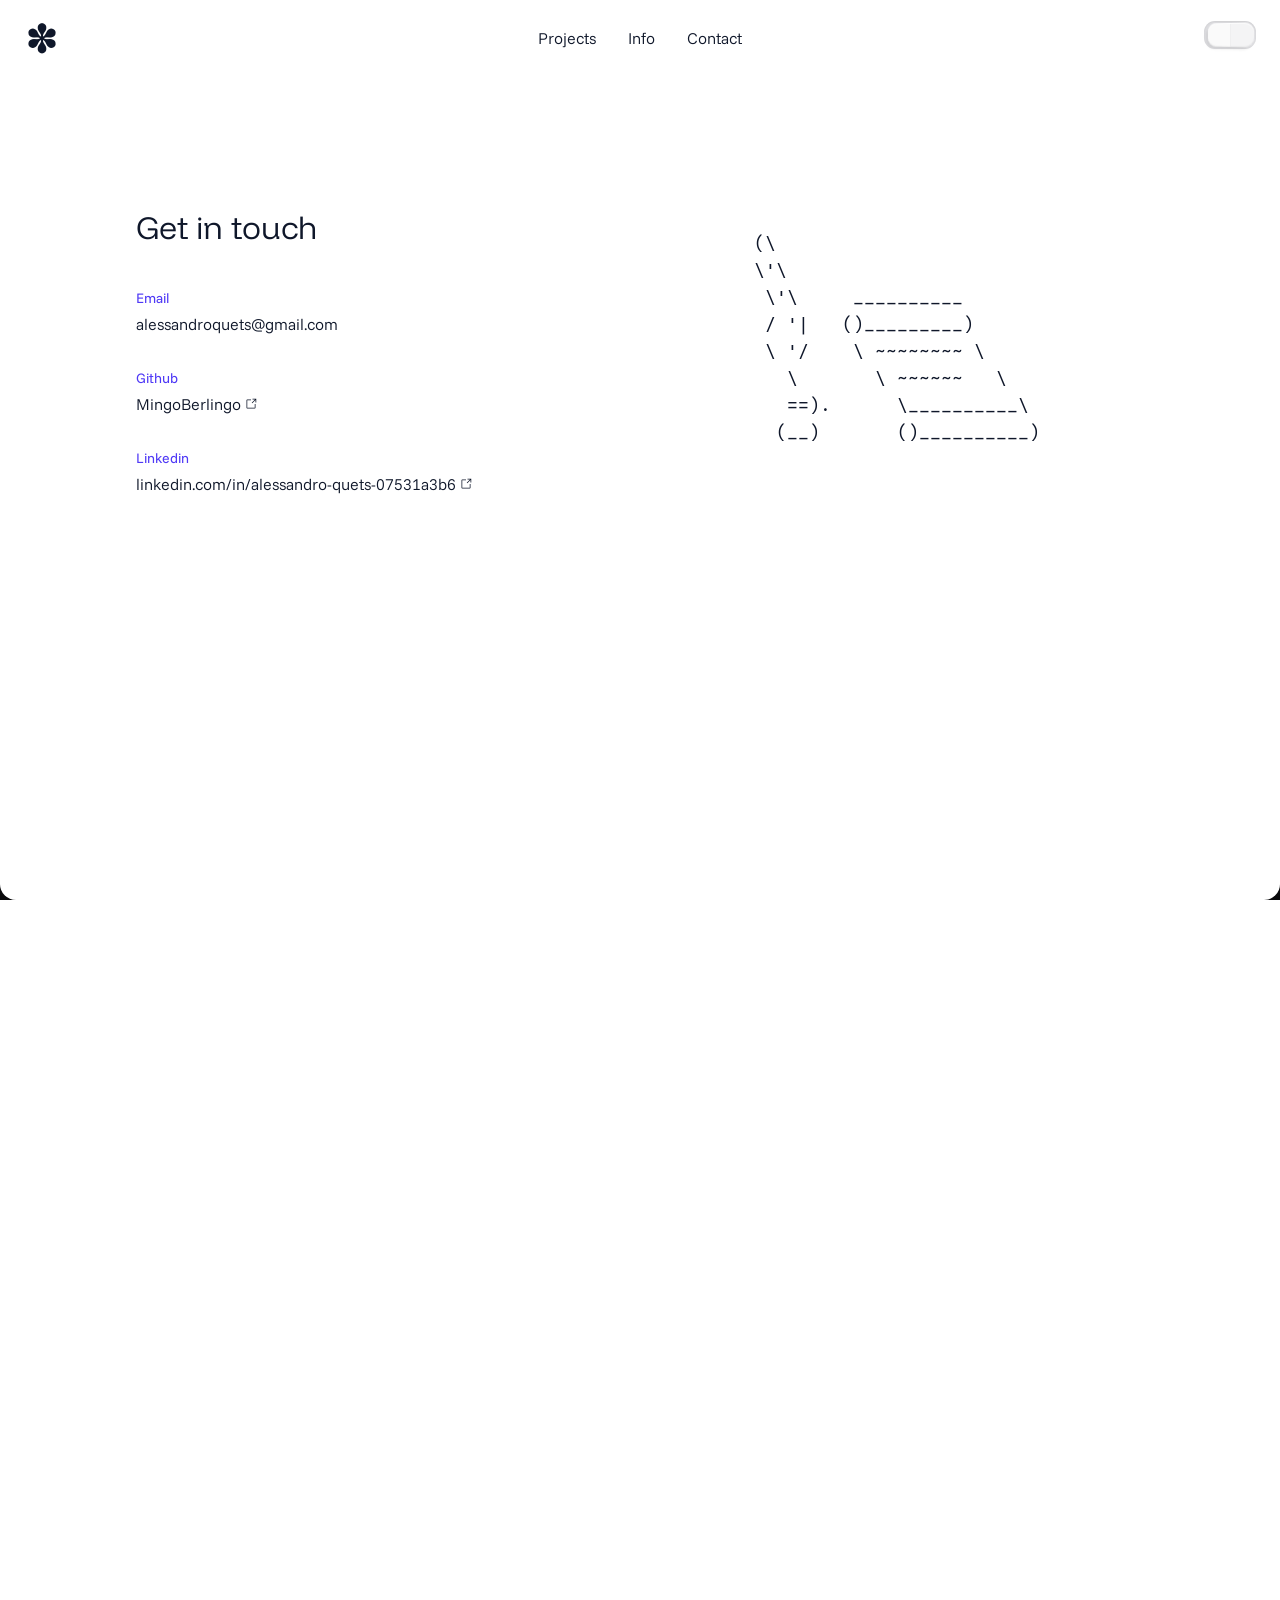
<file: contact.html>
<!doctype html>
<html lang="en">
	<head>
		<meta charset="utf-8" />
		<meta name="viewport" content="width=device-width, initial-scale=1" />
		<script>
			try {
				const theme = localStorage.getItem('theme');
				if (theme === 'light' || theme === 'dark') document.documentElement.dataset.theme = theme;
			} catch {
				/* Use the system preference when storage is unavailable. */
			}
		</script>
		<noscript>
			<style>
				/* Keep JS video space reserved until hydration. Only no-JS uses the fallback. */
				.media-frame[data-media] > video[data-deferred] {
					display: none;
				}
				.media-frame[data-media][data-media-state] > img:not([data-preview]) {
					opacity: 1;
				}
				.media-frame[data-media] > .media-preview,
				.media-frame[data-media]::after {
					display: none;
				}
			</style>
		</noscript>
		
		<link href="/_app/immutable/assets/0.Bayv5SwZ.css" rel="stylesheet">
		<link rel="modulepreload" href="/_app/immutable/entry/start.CMeeshKE.js">
		<link rel="modulepreload" href="/_app/immutable/chunks/Big9_mfa.js">
		<link rel="modulepreload" href="/_app/immutable/chunks/CsI9m2ZH.js">
		<link rel="modulepreload" href="/_app/immutable/chunks/m8rS4o8h.js">
		<link rel="modulepreload" href="/_app/immutable/chunks/Bc11O1h5.js">
		<link rel="modulepreload" href="/_app/immutable/chunks/NLkZbKvm.js">
		<link rel="modulepreload" href="/_app/immutable/entry/app.oIXFRcF6.js">
		<link rel="modulepreload" href="/_app/immutable/chunks/BXl3LOEh.js">
		<link rel="modulepreload" href="/_app/immutable/chunks/DsnmJJEf.js">
		<link rel="modulepreload" href="/_app/immutable/chunks/ByzYFYi9.js">
		<link rel="modulepreload" href="/_app/immutable/chunks/BhuIKg7_.js">
		<link rel="modulepreload" href="/_app/immutable/chunks/BGiacd6y.js">
		<link rel="modulepreload" href="/_app/immutable/nodes/0.BAcy5qYY.js">
		<link rel="modulepreload" href="/_app/immutable/chunks/BolvSn8E.js">
		<link rel="modulepreload" href="/_app/immutable/chunks/pFuOVO33.js">
		<link rel="modulepreload" href="/_app/immutable/chunks/Bazdk27Q.js">
		<link rel="modulepreload" href="/_app/immutable/chunks/D2S8ynfT.js">
		<link rel="modulepreload" href="/_app/immutable/chunks/CaBG30Z9.js">
		<link rel="modulepreload" href="/_app/immutable/chunks/DyGXjPGR.js">
		<link rel="modulepreload" href="/_app/immutable/nodes/3.CopJ5ZuE.js">
		<link rel="modulepreload" href="/_app/immutable/chunks/CrSsbM1H.js">
		<link rel="modulepreload" href="/_app/immutable/chunks/rWeNY5_r.js">
		<link rel="modulepreload" href="/_app/immutable/chunks/BtDT2MiD.js">
		<link rel="modulepreload" href="/_app/immutable/chunks/CagCdIuZ.js"><!--[--><link rel="icon" href="data:image/svg+xml,%3csvg%20width='128'%20height='128'%20viewBox='0%200%20128%20128'%20fill='none'%20xmlns='http://www.w3.org/2000/svg'%3e%3crect%20width='128'%20height='128'%20rx='40'%20fill='white'/%3e%3cpath%20d='M64.0488%20111C61.6282%20111%2059.6831%20110.006%2058.2134%20108.018C56.7438%20106.029%2056.009%20103.565%2056.009%20100.626C56.009%2097.341%2057.176%2092.4134%2059.5102%2085.8432C61.8443%2079.1001%2063.0114%2072.4435%2063.0114%2065.8733C60.1586%2067.6023%2057.6515%2069.3746%2055.4903%2071.19C53.329%2073.0054%2051.4271%2074.8209%2049.7846%2076.6363C47.6234%2079.0569%2045.4621%2081.3911%2043.3009%2083.6388C41.1396%2085.8%2038.9784%2087.5722%2036.8171%2088.9554C34.6559%2090.3386%2032.4514%2091.0302%2030.2037%2091.0302C28.1289%2091.0302%2026.3567%2090.3386%2024.8871%2088.9554C23.4174%2087.4858%2022.6826%2085.8%2022.6826%2083.8981C22.6826%2081.7369%2023.5903%2079.7053%2025.4058%2077.8034C27.2212%2075.8151%2030.0308%2074.3022%2033.8346%2073.2648C35.7365%2072.7461%2037.7249%2072.2274%2039.7997%2071.7087C41.9609%2071.1036%2044.2518%2070.5849%2046.6724%2070.1526C51.3407%2069.2017%2056.4412%2067.1701%2061.974%2064.0579C56.4412%2060.9457%2051.1678%2058.8709%2046.1537%2057.8335C41.3125%2056.7961%2037.0333%2055.7587%2033.3159%2054.7213C29.685%2053.5975%2027.0051%2052.0846%2025.2761%2050.1827C23.5471%2048.1944%2022.6826%2046.1196%2022.6826%2043.9584C22.6826%2041.97%2023.3742%2040.3275%2024.7574%2039.0307C26.2271%2037.734%2028.0857%2037.0856%2030.3334%2037.0856C32.6676%2037.0856%2035.0449%2037.9501%2037.4655%2039.6791C39.8861%2041.3216%2042.2635%2043.3532%2044.5976%2045.7738C46.9318%2048.1944%2049.0498%2050.4853%2050.9517%2052.6465C53.891%2056.0181%2057.9109%2059.2167%2063.0114%2062.2425V60.5567C63.0114%2057.9632%2062.8817%2055.6291%2062.6224%2053.5543C62.4495%2051.393%2062.1037%2049.5344%2061.585%2047.9783C60.8934%2045.9035%2060.1153%2043.5693%2059.2508%2040.9758C58.4728%2038.3823%2057.7812%2035.8753%2057.176%2033.4547C56.5709%2030.9477%2056.2683%2028.9593%2056.2683%2027.4897C56.2683%2024.4639%2057.0031%2022.0001%2058.4728%2020.0982C60.0289%2018.1099%2061.974%2017.1157%2064.3081%2017.1157C66.5558%2017.1157%2068.4577%2018.0667%2070.0138%2019.9686C71.5699%2021.8705%2072.348%2024.3775%2072.348%2027.4897C72.348%2030.6019%2071.1809%2035.616%2068.8468%2042.5319C66.5126%2049.3615%2065.3455%2055.9316%2065.3455%2062.2425C67.161%2061.0322%2068.5874%2060.1244%2069.6248%2059.5193C70.6622%2058.8277%2071.5267%2058.2225%2072.2183%2057.7038C72.9099%2057.0987%2073.6879%2056.4071%2074.5524%2055.6291C75.4169%2054.7646%2076.6272%2053.5543%2078.1833%2051.9982C84.2348%2045.3415%2088.4708%2041.192%2090.8914%2039.5494C93.312%2037.9069%2095.8191%2037.0856%2098.4126%2037.0856C100.487%2037.0856%20102.216%2037.734%20103.6%2039.0307C104.983%2040.3275%20105.674%2041.97%20105.674%2043.9584C105.674%2046.1196%20104.81%2048.1512%20103.081%2050.0531C101.438%2051.8685%2098.7151%2053.3814%2094.9113%2054.5917C93.0959%2055.1968%2091.1075%2055.7587%2088.9463%2056.2774C86.8715%2056.7961%2084.6238%2057.3148%2082.2032%2057.8335C77.4485%2058.8709%2072.1751%2060.9457%2066.3829%2064.0579C69.1493%2065.614%2071.786%2066.9107%2074.2931%2067.9481C76.8866%2068.8991%2079.3936%2069.6339%2081.8142%2070.1526C86.5689%2071.19%2090.805%2072.2706%2094.5223%2073.3945C98.3261%2074.4319%20101.136%2075.9015%20102.951%2077.8034C104.767%2079.7053%20105.674%2081.7369%20105.674%2083.8981C105.674%2085.8%20104.939%2087.4858%20103.47%2088.9554C102.087%2090.3386%20100.271%2091.0302%2098.0235%2091.0302C96.1216%2091.0302%2094.1333%2090.3818%2092.0585%2089.0851C89.9837%2087.7883%2087.9521%2086.2322%2085.9638%2084.4168C83.9755%2082.5149%2082.16%2080.6562%2080.5175%2078.8408C78.9614%2077.0254%2077.7078%2075.5989%2076.7569%2074.5615C74.855%2072.4003%2071.0512%2069.5042%2065.3455%2065.8733V67.5591C65.3455%2073.0054%2066.4694%2079.1866%2068.7171%2086.1026C70.9648%2093.0185%2072.0886%2097.8597%2072.0886%20100.626C72.0886%20103.652%2071.3106%20106.116%2069.7545%20108.018C68.1984%20110.006%2066.2965%20111%2064.0488%20111Z'%20fill='black'/%3e%3c/svg%3e"/><!--]-->
	</head>
	<body data-sveltekit-preload-data="hover">
		<div style="display: contents"><!--[--><!--[--><!----><div class="isolate min-h-screen bg-background text-foreground-1"><header data-menu-open="false" class="fixed top-0 left-0 z-50 w-full px-4 py-5 transition-transform md:px-6 motion-base translate-y-0 svelte-1elxaub"><div class="header-surface relative z-50 flex items-center justify-between svelte-1elxaub"><a href="/" class="flex h-9 w-9 items-center justify-center font-display text-3xl leading-none text-foreground-1 svelte-1elxaub" aria-label="Alessandro Quets — Home"><span aria-hidden="true">✽</span></a> <nav class="hidden items-center gap-8 md:absolute md:left-1/2 md:flex md:-translate-x-1/2"><!--[--><a href="/projects" class="text-foreground-1 transition-colors hover:underline svelte-1elxaub"><span class="scramble-label"><span class="scramble-original">Projects</span><span class="scramble-output" aria-hidden="true"></span></span><!----></a><a href="/info" class="text-foreground-1 transition-colors hover:underline svelte-1elxaub"><span class="scramble-label"><span class="scramble-original">Info</span><span class="scramble-output" aria-hidden="true"></span></span><!----></a><a href="/contact" class="text-foreground-1 transition-colors hover:underline underline svelte-1elxaub"><span class="scramble-label"><span class="scramble-original">Contact</span><span class="scramble-output" aria-hidden="true"></span></span><!----></a><!--]--></nav> <div class="flex items-center gap-4"><div class="hidden md:block"><button class="theme-switch svelte-mls84d" type="button" role="switch" aria-label="Dark theme" aria-checked="false"><span class="thumb svelte-mls84d" aria-hidden="true"></span></button><!----></div> <button class="relative z-50 flex h-6 w-6 flex-col items-center justify-center gap-1.5 text-foreground-1 md:hidden svelte-1elxaub" aria-label="Open menu" aria-expanded="false"><span class="block h-0.5 w-5 bg-foreground-1 transition-transform motion-base svelte-1elxaub"></span> <span class="block h-0.5 w-5 bg-foreground-1 transition-transform motion-base svelte-1elxaub"></span></button></div></div> <nav class="mobile-menu fixed inset-0 z-40 flex h-dvh flex-col items-center justify-center gap-8 bg-background md:hidden svelte-1elxaub" data-open="false" data-keyboard="false" inert aria-hidden="true" aria-label="Mobile navigation"><!--[--><a href="/projects" class="text-2xl text-foreground-1 hover:underline svelte-1elxaub" style="--item-delay: 0ms"><span class="scramble-label"><span class="scramble-original">Projects</span><span class="scramble-output" aria-hidden="true"></span></span><!----></a><a href="/info" class="text-2xl text-foreground-1 hover:underline svelte-1elxaub" style="--item-delay: 50ms"><span class="scramble-label"><span class="scramble-original">Info</span><span class="scramble-output" aria-hidden="true"></span></span><!----></a><a href="/contact" class="text-2xl text-foreground-1 hover:underline underline svelte-1elxaub" style="--item-delay: 100ms"><span class="scramble-label"><span class="scramble-original">Contact</span><span class="scramble-output" aria-hidden="true"></span></span><!----></a><!--]--> <button class="theme-switch svelte-mls84d" type="button" role="switch" aria-label="Dark theme" aria-checked="false"><span class="thumb svelte-mls84d" aria-hidden="true"></span></button><!----></nav></header><!----> <main class="relative z-10 min-h-screen rounded-b-xl bg-background p-4 pt-14 pb-20 md:p-6 md:pt-20 md:pb-32"><!----><section class="mx-auto grid max-w-5xl gap-10 px-2 py-4 pb-10 lg:grid-cols-2 lg:items-center"><div data-enter=""><h1 class="font-display text-2xl text-foreground-1">Get in touch</h1> <div class="text-base mt-10 flex flex-col gap-8 text-foreground-2"><div class="space-y-1"><p class="text-sm font-normal tracking-normal text-primary">Email</p> <a class="text-foreground-1 underline-offset-4 hover:underline" href="mailto:alessandroquets@gmail.com"><span class="scramble-label"><span class="scramble-original">alessandroquets@gmail.com</span><span class="scramble-output" aria-hidden="true"></span></span><!----></a></div> <!--[--><div class="space-y-1"><p class="text-sm font-normal tracking-normal text-primary">Github</p> <a class="inline-flex items-center gap-1 text-foreground-1 underline-offset-4 hover:underline" href="https://github.com/MingoBerlingo" target="_blank" rel="noreferrer"><span class="scramble-label"><span class="scramble-original">MingoBerlingo</span><span class="scramble-output" aria-hidden="true"></span></span><!----> <!--[--><!----><svg xmlns="http://www.w3.org/2000/svg" viewBox="0 0 32 32" fill="currentColor" preserveAspectRatio="xMidYMid meet" width="12" height="12" aria-hidden="true"><!--[!--><!--]--><path d="M26,28H6a2.0027,2.0027,0,0,1-2-2V6A2.0027,2.0027,0,0,1,6,4H16V6H6V26H26V16h2V26A2.0027,2.0027,0,0,1,26,28Z"></path><path d="M20 2 20 4 26.586 4 18 12.586 19.414 14 28 5.414 28 12 30 12 30 2 20 2z"></path></svg><!----><!--]--><!----></a></div><!--]--> <!--[--><div class="space-y-1"><p class="text-sm font-normal tracking-normal text-primary">Linkedin</p> <a class="inline-flex items-center gap-1 text-foreground-1 underline-offset-4 hover:underline" href="https://www.linkedin.com/in/alessandro-quets-07531a3b6/" target="_blank" rel="noreferrer"><span class="scramble-label"><span class="scramble-original">linkedin.com/in/alessandro-quets-07531a3b6</span><span class="scramble-output" aria-hidden="true"></span></span><!----> <!--[--><!----><svg xmlns="http://www.w3.org/2000/svg" viewBox="0 0 32 32" fill="currentColor" preserveAspectRatio="xMidYMid meet" width="12" height="12" aria-hidden="true"><!--[!--><!--]--><path d="M26,28H6a2.0027,2.0027,0,0,1-2-2V6A2.0027,2.0027,0,0,1,6,4H16V6H6V26H26V16h2V26A2.0027,2.0027,0,0,1,26,28Z"></path><path d="M20 2 20 4 26.586 4 18 12.586 19.414 14 28 5.414 28 12 30 12 30 2 20 2z"></path></svg><!----><!--]--><!----></a></div><!--]--></div></div> <div data-enter=""><div class="flex h-full items-center justify-center"><pre class="cursor-pointer rounded-xl text-center font-mono font-normal text-foreground-1 select-none text-[2.5cqw] sm:text-[1.8cqw] lg:text-[1.4cqw]" role="img" aria-label="Animated ASCII art with contact-related illustrations">                                         
                                         
                                         
                                         
                                         
                                         
                                         
                                         
                                         
                                         
                                         
                                         
                                         
                                         
                                         
                                         
                                         
                                         
                                         </pre></div><!----></div></section><!----><!----></main> <div class="h-px" aria-hidden="true"></div> <footer data-theme="dark" data-reveal="false" class="svelte-jz8lnl"><div class="footer-content mx-auto max-w-7xl px-2 pt-12 pb-6 md:pt-16 svelte-jz8lnl"><div class="grid grid-cols-2 gap-10 md:grid-cols-[1.5fr_0.7fr_1fr] md:gap-12 svelte-jz8lnl"><div class="col-span-2 md:col-span-1 svelte-jz8lnl"><h2 class="font-display text-3xl leading-[1.1] whitespace-pre-line md:text-4xl svelte-jz8lnl">Make it clear.
Make it feel right.</h2></div> <nav aria-label="Footer navigation" class="svelte-jz8lnl"><ul class="space-y-2 svelte-jz8lnl"><!--[--><li class="svelte-jz8lnl"><a href="/" class="svelte-jz8lnl"><span class="scramble-label"><span class="scramble-original">Home</span><span class="scramble-output" aria-hidden="true"></span></span><!----></a></li><li class="svelte-jz8lnl"><a href="/projects" class="svelte-jz8lnl"><span class="scramble-label"><span class="scramble-original">Projects</span><span class="scramble-output" aria-hidden="true"></span></span><!----></a></li><li class="svelte-jz8lnl"><a href="/info" class="svelte-jz8lnl"><span class="scramble-label"><span class="scramble-original">Info</span><span class="scramble-output" aria-hidden="true"></span></span><!----></a></li><li class="svelte-jz8lnl"><a href="/contact" class="svelte-jz8lnl"><span class="scramble-label"><span class="scramble-original">Contact</span><span class="scramble-output" aria-hidden="true"></span></span><!----></a></li><li class="svelte-jz8lnl"><a href="/index.md" class="svelte-jz8lnl"><span class="scramble-label"><span class="scramble-original">index.md</span><span class="scramble-output" aria-hidden="true"></span></span><!----></a></li><!--]--></ul></nav> <div class="svelte-jz8lnl"><ul class="space-y-2 svelte-jz8lnl"><li class="svelte-jz8lnl"><a href="mailto:alessandroquets@gmail.com" class="svelte-jz8lnl"><span class="scramble-label"><span class="scramble-original">Email</span><span class="scramble-output" aria-hidden="true"></span></span><!----> <span aria-hidden="true" class="svelte-jz8lnl">↗</span></a></li> <!--[--><li class="svelte-jz8lnl"><a href="https://github.com/MingoBerlingo" target="_blank" rel="noopener noreferrer" class="svelte-jz8lnl"><span class="scramble-label"><span class="scramble-original">GitHub</span><span class="scramble-output" aria-hidden="true"></span></span><!----> <span aria-hidden="true" class="svelte-jz8lnl">↗</span></a></li><!--]--> <!--[--><li class="svelte-jz8lnl"><a href="https://www.linkedin.com/in/alessandro-quets-07531a3b6/" target="_blank" rel="noopener noreferrer" class="svelte-jz8lnl"><span class="scramble-label"><span class="scramble-original">LinkedIn</span><span class="scramble-output" aria-hidden="true"></span></span><!----> <span aria-hidden="true" class="svelte-jz8lnl">↗</span></a></li><!--]--></ul></div></div> <!--[--><div class="footer-keywords mt-10 svelte-jz8lnl"><p class="mb-3 text-xs text-foreground-1 svelte-jz8lnl">A few things I work with <span aria-hidden="true" class="svelte-jz8lnl">↘</span></p> <div class="footer-chip-space svelte-jz8lnl" data-chip-start="" aria-hidden="true"></div></div><!--]--> <div data-chip-floor="" class="mt-6 flex flex-wrap justify-between gap-3 text-xs text-foreground-2 svelte-jz8lnl"><span class="svelte-jz8lnl">© 2026 Alessandro Quets</span><span class="svelte-jz8lnl">In ♥ with pixels</span></div></div> <!--[--><div class="full-footer svelte-180ihp0"><!--[!--><!--]--> <!----><ul class="chip-scene svelte-180ihp0" aria-label="Project keywords"><!--[--><li class="svelte-180ihp0"><button type="button" disabled aria-label="Toss UX / UI keyword" class="svelte-180ihp0">UX / UI</button></li><li class="svelte-180ihp0"><button type="button" disabled aria-label="Toss Web Design keyword" class="svelte-180ihp0">Web Design</button></li><li class="svelte-180ihp0"><button type="button" disabled aria-label="Toss Creative Coding keyword" class="svelte-180ihp0">Creative Coding</button></li><li class="svelte-180ihp0"><button type="button" disabled aria-label="Toss Dataviz keyword" class="svelte-180ihp0">Dataviz</button></li><li class="svelte-180ihp0"><button type="button" disabled aria-label="Toss Interaction keyword" class="svelte-180ihp0">Interaction</button></li><li class="svelte-180ihp0"><button type="button" disabled aria-label="Toss Svelte keyword" class="svelte-180ihp0">Svelte</button></li><li class="svelte-180ihp0"><button type="button" disabled aria-label="Toss React keyword" class="svelte-180ihp0">React</button></li><li class="svelte-180ihp0"><button type="button" disabled aria-label="Toss Branding keyword" class="svelte-180ihp0">Branding</button></li><li class="svelte-180ihp0"><button type="button" disabled aria-label="Toss Design Systems keyword" class="svelte-180ihp0">Design Systems</button></li><li class="svelte-180ihp0"><button type="button" disabled aria-label="Toss Prototyping keyword" class="svelte-180ihp0">Prototyping</button></li><li class="svelte-180ihp0"><button type="button" disabled aria-label="Toss Frontend keyword" class="svelte-180ihp0">Frontend</button></li><li class="svelte-180ihp0"><button type="button" disabled aria-label="Toss Accessibility keyword" class="svelte-180ihp0">Accessibility</button></li><li class="svelte-180ihp0"><button type="button" disabled aria-label="Toss TypeScript keyword" class="svelte-180ihp0">TypeScript</button></li><li class="svelte-180ihp0"><button type="button" disabled aria-label="Toss Component Libraries keyword" class="svelte-180ihp0">Component Libraries</button></li><li class="svelte-180ihp0"><button type="button" disabled aria-label="Toss Motion Design keyword" class="svelte-180ihp0">Motion Design</button></li><li class="svelte-180ihp0"><button type="button" disabled aria-label="Toss Data Storytelling keyword" class="svelte-180ihp0">Data Storytelling</button></li><li class="svelte-180ihp0"><button type="button" disabled aria-label="Toss Figma keyword" class="svelte-180ihp0">Figma</button></li><li class="svelte-180ihp0"><button type="button" disabled aria-label="Toss Information Design keyword" class="svelte-180ihp0">Information Design</button></li><li class="svelte-180ihp0"><button type="button" disabled aria-label="Toss Interaction Design keyword" class="svelte-180ihp0">Interaction Design</button></li><li class="svelte-180ihp0"><button type="button" disabled aria-label="Toss UI Engineering keyword" class="svelte-180ihp0">UI Engineering</button></li><li class="svelte-180ihp0"><button type="button" disabled aria-label="Toss Design Tokens keyword" class="svelte-180ihp0">Design Tokens</button></li><li class="svelte-180ihp0"><button type="button" disabled aria-label="Toss AI Workflows keyword" class="svelte-180ihp0">AI Workflows</button></li><li class="svelte-180ihp0"><button type="button" disabled aria-label="Toss DeFi keyword" class="svelte-180ihp0">DeFi</button></li><li class="svelte-180ihp0"><button type="button" disabled aria-label="Toss Web3 keyword" class="svelte-180ihp0">Web3</button></li><!--]--></ul><!----></div><!--]--><!----></footer><!----></div><!----><!--]--> <!--[!--><!--]--><!--]-->
			
			<script>
				{
					__sveltekit_195jmc1 = {
						base: ""
					};

					const element = document.currentScript.parentElement;

					Promise.all([
						import("/_app/immutable/entry/start.CMeeshKE.js"),
						import("/_app/immutable/entry/app.oIXFRcF6.js")
					]).then(([kit, app]) => {
						kit.start(app, element, {
							node_ids: [0, 3],
							data: [{type:"data",data:{profile:{name:"Alessandro",surname:"Quets",jobPosition:"Digital Designer & Frontend Developer",presentationHtml:"\u003Cp>My background is in communication and information design. Over the past three years, I’ve worked with startups in DeFi and crypto, designing interfaces and building the frontend behind them.\u003C/p>\u003Cp>My work has ranged from trading products and design systems to a blockchain rebrand. Across these projects, I’ve been interested in the same challenge: helping people understand and use complex products.\u003C/p>\u003Cp>Alongside product work, I’m a teaching assistant in interaction design at Politecnico di Milano.\u003C/p>",email:"alessandroquets@gmail.com",github:{label:"MingoBerlingo",url:"https://github.com/MingoBerlingo"},linkedin:{label:"linkedin.com/in/alessandro-quets-07531a3b6",url:"https://www.linkedin.com/in/alessandro-quets-07531a3b6/"}},footerKeywords:[{id:"6ae4b0409463a3b51b42c578",label:"UX / UI",order:0,showInFooter:true},{id:"6ae4b0409463a3b51b42c57c",label:"Web Design",order:1,showInFooter:true},{id:"6ae4b0409463a3b51b42c580",label:"Creative Coding",order:2,showInFooter:true},{id:"6ae4b0409463a3b51b42c584",label:"Dataviz",order:3,showInFooter:true},{id:"6ae4b0409463a3b51b42c588",label:"Interaction",order:4,showInFooter:true},{id:"6ae4b0409463a3b51b42c58c",label:"Svelte",order:5,showInFooter:true},{id:"6ae4b0409463a3b51b42c590",label:"React",order:6,showInFooter:true},{id:"6ae4b0409463a3b51b42c594",label:"Branding",order:7,showInFooter:true},{id:"6ae8615526b10afc982fb827",label:"Design Systems",order:8,showInFooter:true},{id:"6ae8615526b10afc982fb82b",label:"Prototyping",order:9,showInFooter:true},{id:"6ae8615526b10afc982fb82f",label:"Frontend",order:10,showInFooter:true},{id:"6ae8615526b10afc982fb833",label:"Accessibility",order:11,showInFooter:true},{id:"6ae8615526b10afc982fb837",label:"TypeScript",order:12,showInFooter:true},{id:"6ae8615526b10afc982fb83b",label:"Component Libraries",order:13,showInFooter:true},{id:"6ae8615526b10afc982fb83f",label:"Motion Design",order:14,showInFooter:true},{id:"6ae8615526b10afc982fb843",label:"Data Storytelling",order:15,showInFooter:true},{id:"6ae8fdd6321ceae5155ea691",label:"Figma",order:16,showInFooter:true},{id:"6ae8fdd6321ceae5155ea699",label:"Information Design",order:17,showInFooter:true},{id:"6ae8fdd6321ceae5155ea69d",label:"Interaction Design",order:18,showInFooter:true},{id:"6ae8fdd6321ceae5155ea6a1",label:"UI Engineering",order:19,showInFooter:true},{id:"6ae8fdd6321ceae5155ea6a5",label:"Design Tokens",order:20,showInFooter:true},{id:"6ae8fdd6321ceae5155ea6a9",label:"AI Workflows",order:21,showInFooter:true},{id:"6ae8fdd6321ceae5155ea6ad",label:"DeFi",order:22,showInFooter:true},{id:"6ae8fdd6321ceae5155ea6b1",label:"Web3",order:23,showInFooter:true}],hero:{greeting:"Hey!",nameLine:"I’m Alessandro Quets.",introduction:"I’m a Digital Designer & Frontend Developer based in Lecco, Italy 🇮🇹",homepageIntroduction:"I care about how an interface looks [eye], how it feels, and how it works.\n\nI shape interactions, build design systems, and carry those decisions into production [components] Working in both Figma [figma] and code [code] lets me keep refining the details as I build.\n\nI can sit in a design review and open a pull request [pull-request] on the same day.",featuredProjects:[{id:"6ac8b04e1617bfc2eb4349f3"},{id:"6ae9da5d2756dce0f10604ee"},{id:"6aad520fe6ebe5c3c1970865"}],homepageImages:[]},footer:{heading:"Make it clear.\nMake it feel right.",keywordsHeading:"A few things I work with",signature:"In ♥ with pixels"}},uses:{}},null],
							form: null,
							error: null
						});
					});
				}
			</script>
		</div>
	</body>
</html>
</file>
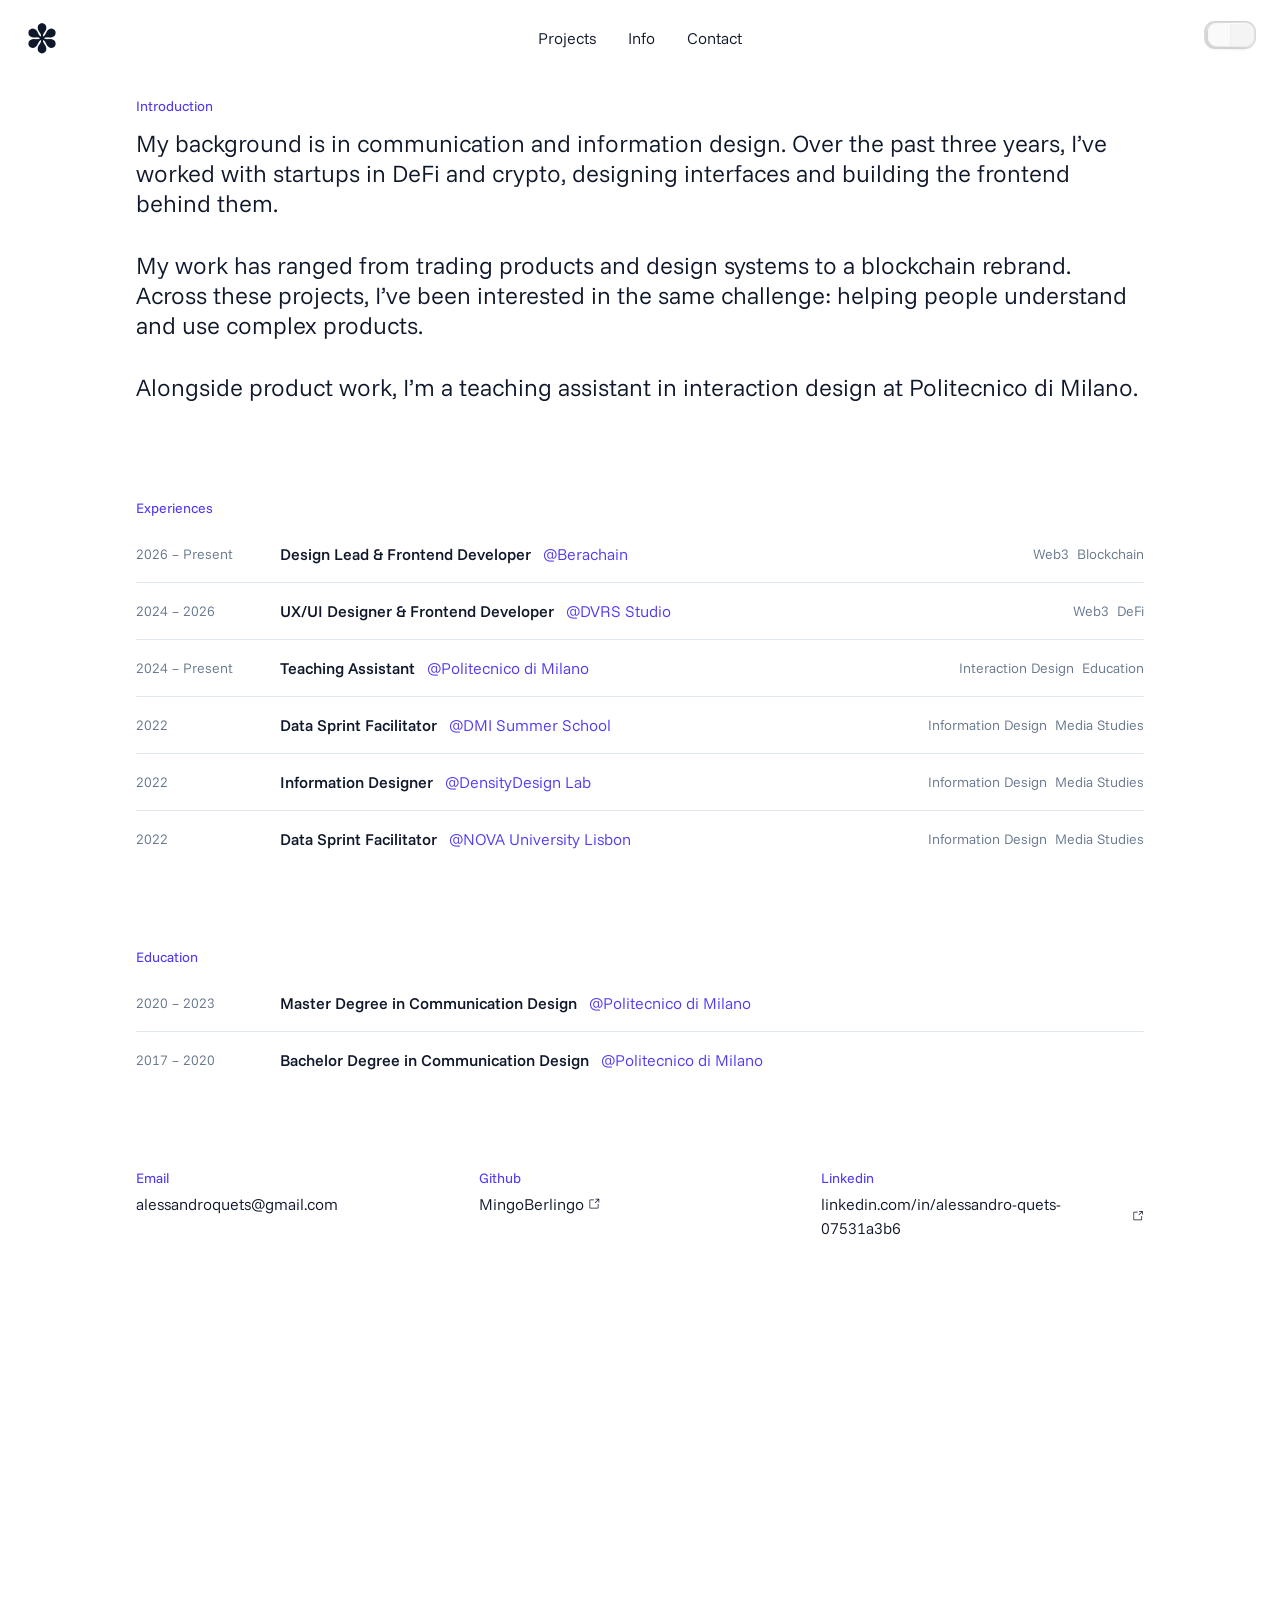
<file: info.html>
<!doctype html>
<html lang="en">
	<head>
		<meta charset="utf-8" />
		<meta name="viewport" content="width=device-width, initial-scale=1" />
		<script>
			try {
				const theme = localStorage.getItem('theme');
				if (theme === 'light' || theme === 'dark') document.documentElement.dataset.theme = theme;
			} catch {
				/* Use the system preference when storage is unavailable. */
			}
		</script>
		<noscript>
			<style>
				/* Keep JS video space reserved until hydration. Only no-JS uses the fallback. */
				.media-frame[data-media] > video[data-deferred] {
					display: none;
				}
				.media-frame[data-media][data-media-state] > img:not([data-preview]) {
					opacity: 1;
				}
				.media-frame[data-media] > .media-preview,
				.media-frame[data-media]::after {
					display: none;
				}
			</style>
		</noscript>
		
		<link href="/_app/immutable/assets/0.Bayv5SwZ.css" rel="stylesheet">
		<link rel="modulepreload" href="/_app/immutable/entry/start.CMeeshKE.js">
		<link rel="modulepreload" href="/_app/immutable/chunks/Big9_mfa.js">
		<link rel="modulepreload" href="/_app/immutable/chunks/CsI9m2ZH.js">
		<link rel="modulepreload" href="/_app/immutable/chunks/m8rS4o8h.js">
		<link rel="modulepreload" href="/_app/immutable/chunks/Bc11O1h5.js">
		<link rel="modulepreload" href="/_app/immutable/chunks/NLkZbKvm.js">
		<link rel="modulepreload" href="/_app/immutable/entry/app.oIXFRcF6.js">
		<link rel="modulepreload" href="/_app/immutable/chunks/BXl3LOEh.js">
		<link rel="modulepreload" href="/_app/immutable/chunks/DsnmJJEf.js">
		<link rel="modulepreload" href="/_app/immutable/chunks/ByzYFYi9.js">
		<link rel="modulepreload" href="/_app/immutable/chunks/BhuIKg7_.js">
		<link rel="modulepreload" href="/_app/immutable/chunks/BGiacd6y.js">
		<link rel="modulepreload" href="/_app/immutable/nodes/0.BAcy5qYY.js">
		<link rel="modulepreload" href="/_app/immutable/chunks/BolvSn8E.js">
		<link rel="modulepreload" href="/_app/immutable/chunks/pFuOVO33.js">
		<link rel="modulepreload" href="/_app/immutable/chunks/Bazdk27Q.js">
		<link rel="modulepreload" href="/_app/immutable/chunks/D2S8ynfT.js">
		<link rel="modulepreload" href="/_app/immutable/chunks/CaBG30Z9.js">
		<link rel="modulepreload" href="/_app/immutable/chunks/DyGXjPGR.js">
		<link rel="modulepreload" href="/_app/immutable/nodes/4.B0b68X7P.js">
		<link rel="modulepreload" href="/_app/immutable/chunks/D9rnoYAm.js">
		<link rel="modulepreload" href="/_app/immutable/chunks/CrSsbM1H.js">
		<link rel="modulepreload" href="/_app/immutable/chunks/BtDT2MiD.js">
		<link rel="modulepreload" href="/_app/immutable/chunks/CagCdIuZ.js"><!--[--><link rel="icon" href="data:image/svg+xml,%3csvg%20width='128'%20height='128'%20viewBox='0%200%20128%20128'%20fill='none'%20xmlns='http://www.w3.org/2000/svg'%3e%3crect%20width='128'%20height='128'%20rx='40'%20fill='white'/%3e%3cpath%20d='M64.0488%20111C61.6282%20111%2059.6831%20110.006%2058.2134%20108.018C56.7438%20106.029%2056.009%20103.565%2056.009%20100.626C56.009%2097.341%2057.176%2092.4134%2059.5102%2085.8432C61.8443%2079.1001%2063.0114%2072.4435%2063.0114%2065.8733C60.1586%2067.6023%2057.6515%2069.3746%2055.4903%2071.19C53.329%2073.0054%2051.4271%2074.8209%2049.7846%2076.6363C47.6234%2079.0569%2045.4621%2081.3911%2043.3009%2083.6388C41.1396%2085.8%2038.9784%2087.5722%2036.8171%2088.9554C34.6559%2090.3386%2032.4514%2091.0302%2030.2037%2091.0302C28.1289%2091.0302%2026.3567%2090.3386%2024.8871%2088.9554C23.4174%2087.4858%2022.6826%2085.8%2022.6826%2083.8981C22.6826%2081.7369%2023.5903%2079.7053%2025.4058%2077.8034C27.2212%2075.8151%2030.0308%2074.3022%2033.8346%2073.2648C35.7365%2072.7461%2037.7249%2072.2274%2039.7997%2071.7087C41.9609%2071.1036%2044.2518%2070.5849%2046.6724%2070.1526C51.3407%2069.2017%2056.4412%2067.1701%2061.974%2064.0579C56.4412%2060.9457%2051.1678%2058.8709%2046.1537%2057.8335C41.3125%2056.7961%2037.0333%2055.7587%2033.3159%2054.7213C29.685%2053.5975%2027.0051%2052.0846%2025.2761%2050.1827C23.5471%2048.1944%2022.6826%2046.1196%2022.6826%2043.9584C22.6826%2041.97%2023.3742%2040.3275%2024.7574%2039.0307C26.2271%2037.734%2028.0857%2037.0856%2030.3334%2037.0856C32.6676%2037.0856%2035.0449%2037.9501%2037.4655%2039.6791C39.8861%2041.3216%2042.2635%2043.3532%2044.5976%2045.7738C46.9318%2048.1944%2049.0498%2050.4853%2050.9517%2052.6465C53.891%2056.0181%2057.9109%2059.2167%2063.0114%2062.2425V60.5567C63.0114%2057.9632%2062.8817%2055.6291%2062.6224%2053.5543C62.4495%2051.393%2062.1037%2049.5344%2061.585%2047.9783C60.8934%2045.9035%2060.1153%2043.5693%2059.2508%2040.9758C58.4728%2038.3823%2057.7812%2035.8753%2057.176%2033.4547C56.5709%2030.9477%2056.2683%2028.9593%2056.2683%2027.4897C56.2683%2024.4639%2057.0031%2022.0001%2058.4728%2020.0982C60.0289%2018.1099%2061.974%2017.1157%2064.3081%2017.1157C66.5558%2017.1157%2068.4577%2018.0667%2070.0138%2019.9686C71.5699%2021.8705%2072.348%2024.3775%2072.348%2027.4897C72.348%2030.6019%2071.1809%2035.616%2068.8468%2042.5319C66.5126%2049.3615%2065.3455%2055.9316%2065.3455%2062.2425C67.161%2061.0322%2068.5874%2060.1244%2069.6248%2059.5193C70.6622%2058.8277%2071.5267%2058.2225%2072.2183%2057.7038C72.9099%2057.0987%2073.6879%2056.4071%2074.5524%2055.6291C75.4169%2054.7646%2076.6272%2053.5543%2078.1833%2051.9982C84.2348%2045.3415%2088.4708%2041.192%2090.8914%2039.5494C93.312%2037.9069%2095.8191%2037.0856%2098.4126%2037.0856C100.487%2037.0856%20102.216%2037.734%20103.6%2039.0307C104.983%2040.3275%20105.674%2041.97%20105.674%2043.9584C105.674%2046.1196%20104.81%2048.1512%20103.081%2050.0531C101.438%2051.8685%2098.7151%2053.3814%2094.9113%2054.5917C93.0959%2055.1968%2091.1075%2055.7587%2088.9463%2056.2774C86.8715%2056.7961%2084.6238%2057.3148%2082.2032%2057.8335C77.4485%2058.8709%2072.1751%2060.9457%2066.3829%2064.0579C69.1493%2065.614%2071.786%2066.9107%2074.2931%2067.9481C76.8866%2068.8991%2079.3936%2069.6339%2081.8142%2070.1526C86.5689%2071.19%2090.805%2072.2706%2094.5223%2073.3945C98.3261%2074.4319%20101.136%2075.9015%20102.951%2077.8034C104.767%2079.7053%20105.674%2081.7369%20105.674%2083.8981C105.674%2085.8%20104.939%2087.4858%20103.47%2088.9554C102.087%2090.3386%20100.271%2091.0302%2098.0235%2091.0302C96.1216%2091.0302%2094.1333%2090.3818%2092.0585%2089.0851C89.9837%2087.7883%2087.9521%2086.2322%2085.9638%2084.4168C83.9755%2082.5149%2082.16%2080.6562%2080.5175%2078.8408C78.9614%2077.0254%2077.7078%2075.5989%2076.7569%2074.5615C74.855%2072.4003%2071.0512%2069.5042%2065.3455%2065.8733V67.5591C65.3455%2073.0054%2066.4694%2079.1866%2068.7171%2086.1026C70.9648%2093.0185%2072.0886%2097.8597%2072.0886%20100.626C72.0886%20103.652%2071.3106%20106.116%2069.7545%20108.018C68.1984%20110.006%2066.2965%20111%2064.0488%20111Z'%20fill='black'/%3e%3c/svg%3e"/><!--]-->
	</head>
	<body data-sveltekit-preload-data="hover">
		<div style="display: contents"><!--[--><!--[--><!----><div class="isolate min-h-screen bg-background text-foreground-1"><header data-menu-open="false" class="fixed top-0 left-0 z-50 w-full px-4 py-5 transition-transform md:px-6 motion-base translate-y-0 svelte-1elxaub"><div class="header-surface relative z-50 flex items-center justify-between svelte-1elxaub"><a href="/" class="flex h-9 w-9 items-center justify-center font-display text-3xl leading-none text-foreground-1 svelte-1elxaub" aria-label="Alessandro Quets — Home"><span aria-hidden="true">✽</span></a> <nav class="hidden items-center gap-8 md:absolute md:left-1/2 md:flex md:-translate-x-1/2"><!--[--><a href="/projects" class="text-foreground-1 transition-colors hover:underline svelte-1elxaub"><span class="scramble-label"><span class="scramble-original">Projects</span><span class="scramble-output" aria-hidden="true"></span></span><!----></a><a href="/info" class="text-foreground-1 transition-colors hover:underline underline svelte-1elxaub"><span class="scramble-label"><span class="scramble-original">Info</span><span class="scramble-output" aria-hidden="true"></span></span><!----></a><a href="/contact" class="text-foreground-1 transition-colors hover:underline svelte-1elxaub"><span class="scramble-label"><span class="scramble-original">Contact</span><span class="scramble-output" aria-hidden="true"></span></span><!----></a><!--]--></nav> <div class="flex items-center gap-4"><div class="hidden md:block"><button class="theme-switch svelte-mls84d" type="button" role="switch" aria-label="Dark theme" aria-checked="false"><span class="thumb svelte-mls84d" aria-hidden="true"></span></button><!----></div> <button class="relative z-50 flex h-6 w-6 flex-col items-center justify-center gap-1.5 text-foreground-1 md:hidden svelte-1elxaub" aria-label="Open menu" aria-expanded="false"><span class="block h-0.5 w-5 bg-foreground-1 transition-transform motion-base svelte-1elxaub"></span> <span class="block h-0.5 w-5 bg-foreground-1 transition-transform motion-base svelte-1elxaub"></span></button></div></div> <nav class="mobile-menu fixed inset-0 z-40 flex h-dvh flex-col items-center justify-center gap-8 bg-background md:hidden svelte-1elxaub" data-open="false" data-keyboard="false" inert aria-hidden="true" aria-label="Mobile navigation"><!--[--><a href="/projects" class="text-2xl text-foreground-1 hover:underline svelte-1elxaub" style="--item-delay: 0ms"><span class="scramble-label"><span class="scramble-original">Projects</span><span class="scramble-output" aria-hidden="true"></span></span><!----></a><a href="/info" class="text-2xl text-foreground-1 hover:underline underline svelte-1elxaub" style="--item-delay: 50ms"><span class="scramble-label"><span class="scramble-original">Info</span><span class="scramble-output" aria-hidden="true"></span></span><!----></a><a href="/contact" class="text-2xl text-foreground-1 hover:underline svelte-1elxaub" style="--item-delay: 100ms"><span class="scramble-label"><span class="scramble-original">Contact</span><span class="scramble-output" aria-hidden="true"></span></span><!----></a><!--]--> <button class="theme-switch svelte-mls84d" type="button" role="switch" aria-label="Dark theme" aria-checked="false"><span class="thumb svelte-mls84d" aria-hidden="true"></span></button><!----></nav></header><!----> <main class="relative z-10 min-h-screen rounded-b-xl bg-background p-4 pt-14 pb-20 md:p-6 md:pt-20 md:pb-32"><!----><section class="mx-auto max-w-5xl px-2 py-4 pb-10"><p class="mb-3 text-sm font-normal tracking-normal text-primary">Introduction</p> <!--[--><div class="rich-text rich-text--info prose pb-4 md:prose-lg"><!----><p>My background is in communication and information design. Over the past three years, I’ve worked with startups in DeFi and crypto, designing interfaces and building the frontend behind them.</p><p>My work has ranged from trading products and design systems to a blockchain rebrand. Across these projects, I’ve been interested in the same challenge: helping people understand and use complex products.</p><p>Alongside product work, I’m a teaching assistant in interaction design at Politecnico di Milano.</p><!----></div><!--]--> <p class="mt-20 mb-3 text-sm font-normal tracking-normal text-primary">Experiences</p> <div class="mt-6 space-y-0"><!--[--><div class="text-base flex flex-col gap-1 pb-3 text-foreground-1 sm:grid sm:grid-cols-[120px_1fr_auto] sm:items-center sm:gap-6 sm:pb-4"><div class="sm:text-base text-sm text-foreground-3">2026 – Present</div> <div class="min-w-0"><div class="flex flex-col flex-wrap items-start gap-x-3 gap-y-1 md:flex-row"><span class="font-medium text-foreground-1">Design Lead &amp; Frontend Developer</span> <span class="text-primary">@Berachain</span></div></div> <!--[--><div class="flex flex-wrap gap-2 text-left sm:justify-end sm:text-right"><!--[--><!--[--><span class="text-sm text-foreground-3">Web3</span><span class="text-sm text-foreground-3">Blockchain</span><!--]--><!--]--><!----></div><!--]--></div><div class="text-base flex flex-col gap-1 pb-3 text-foreground-1 sm:grid sm:grid-cols-[120px_1fr_auto] sm:items-center sm:gap-6 sm:pb-4 border-t border-border pt-3 sm:pt-4"><div class="sm:text-base text-sm text-foreground-3">2024 – 2026</div> <div class="min-w-0"><div class="flex flex-col flex-wrap items-start gap-x-3 gap-y-1 md:flex-row"><span class="font-medium text-foreground-1">UX/UI Designer &amp; Frontend Developer</span> <span class="text-primary">@DVRS Studio</span></div></div> <!--[--><div class="flex flex-wrap gap-2 text-left sm:justify-end sm:text-right"><!--[--><!--[--><span class="text-sm text-foreground-3">Web3</span><span class="text-sm text-foreground-3">DeFi</span><!--]--><!--]--><!----></div><!--]--></div><div class="text-base flex flex-col gap-1 pb-3 text-foreground-1 sm:grid sm:grid-cols-[120px_1fr_auto] sm:items-center sm:gap-6 sm:pb-4 border-t border-border pt-3 sm:pt-4"><div class="sm:text-base text-sm text-foreground-3">2024 – Present</div> <div class="min-w-0"><div class="flex flex-col flex-wrap items-start gap-x-3 gap-y-1 md:flex-row"><span class="font-medium text-foreground-1">Teaching Assistant</span> <span class="text-primary">@Politecnico di Milano</span></div></div> <!--[--><div class="flex flex-wrap gap-2 text-left sm:justify-end sm:text-right"><!--[--><!--[--><span class="text-sm text-foreground-3">Interaction Design</span><span class="text-sm text-foreground-3">Education</span><!--]--><!--]--><!----></div><!--]--></div><div class="text-base flex flex-col gap-1 pb-3 text-foreground-1 sm:grid sm:grid-cols-[120px_1fr_auto] sm:items-center sm:gap-6 sm:pb-4 border-t border-border pt-3 sm:pt-4"><div class="sm:text-base text-sm text-foreground-3">2022</div> <div class="min-w-0"><div class="flex flex-col flex-wrap items-start gap-x-3 gap-y-1 md:flex-row"><span class="font-medium text-foreground-1">Data Sprint Facilitator</span> <span class="text-primary">@DMI Summer School</span></div></div> <!--[--><div class="flex flex-wrap gap-2 text-left sm:justify-end sm:text-right"><!--[--><!--[--><span class="text-sm text-foreground-3">Information Design</span><span class="text-sm text-foreground-3">Media Studies</span><!--]--><!--]--><!----></div><!--]--></div><div class="text-base flex flex-col gap-1 pb-3 text-foreground-1 sm:grid sm:grid-cols-[120px_1fr_auto] sm:items-center sm:gap-6 sm:pb-4 border-t border-border pt-3 sm:pt-4"><div class="sm:text-base text-sm text-foreground-3">2022</div> <div class="min-w-0"><div class="flex flex-col flex-wrap items-start gap-x-3 gap-y-1 md:flex-row"><span class="font-medium text-foreground-1">Information Designer</span> <span class="text-primary">@DensityDesign Lab</span></div></div> <!--[--><div class="flex flex-wrap gap-2 text-left sm:justify-end sm:text-right"><!--[--><!--[--><span class="text-sm text-foreground-3">Information Design</span><span class="text-sm text-foreground-3">Media Studies</span><!--]--><!--]--><!----></div><!--]--></div><div class="text-base flex flex-col gap-1 pb-3 text-foreground-1 sm:grid sm:grid-cols-[120px_1fr_auto] sm:items-center sm:gap-6 sm:pb-4 border-t border-border pt-3 sm:pt-4"><div class="sm:text-base text-sm text-foreground-3">2022</div> <div class="min-w-0"><div class="flex flex-col flex-wrap items-start gap-x-3 gap-y-1 md:flex-row"><span class="font-medium text-foreground-1">Data Sprint Facilitator</span> <span class="text-primary">@NOVA University Lisbon</span></div></div> <!--[--><div class="flex flex-wrap gap-2 text-left sm:justify-end sm:text-right"><!--[--><!--[--><span class="text-sm text-foreground-3">Information Design</span><span class="text-sm text-foreground-3">Media Studies</span><!--]--><!--]--><!----></div><!--]--></div><!--]--></div><!----> <!--[--><p class="mt-20 mb-3 text-sm font-normal tracking-normal text-primary">Education</p> <div class="mt-6 space-y-0"><!--[--><div class="text-base flex flex-col gap-1 pb-3 text-foreground-1 sm:grid sm:grid-cols-[120px_1fr_auto] sm:items-center sm:gap-6 sm:pb-4"><div class="sm:text-base text-sm text-foreground-3">2020 – 2023</div> <div class="min-w-0"><div class="flex flex-col flex-wrap items-start gap-x-3 gap-y-1 md:flex-row"><span class="font-medium text-foreground-1">Master Degree in Communication Design</span> <span class="text-primary">@Politecnico di Milano</span></div></div> <!--[!--><!--]--></div><div class="text-base flex flex-col gap-1 pb-3 text-foreground-1 sm:grid sm:grid-cols-[120px_1fr_auto] sm:items-center sm:gap-6 sm:pb-4 border-t border-border pt-3 sm:pt-4"><div class="sm:text-base text-sm text-foreground-3">2017 – 2020</div> <div class="min-w-0"><div class="flex flex-col flex-wrap items-start gap-x-3 gap-y-1 md:flex-row"><span class="font-medium text-foreground-1">Bachelor Degree in Communication Design</span> <span class="text-primary">@Politecnico di Milano</span></div></div> <!--[!--><!--]--></div><!--]--></div><!----><!--]--> <div class="mt-20"><div class="text-base grid gap-5 text-foreground-2 sm:grid-cols-3"><div class="space-y-1"><p class="text-sm font-normal tracking-normal text-primary">Email</p> <a class="text-foreground-1 underline-offset-4 hover:underline" href="mailto:alessandroquets@gmail.com"><span class="scramble-label"><span class="scramble-original">alessandroquets@gmail.com</span><span class="scramble-output" aria-hidden="true"></span></span><!----></a></div> <!--[--><div class="space-y-1"><p class="text-sm font-normal tracking-normal text-primary">Github</p> <a class="inline-flex items-center gap-1 text-foreground-1 underline-offset-4 hover:underline" href="https://github.com/MingoBerlingo" target="_blank" rel="noreferrer"><span class="scramble-label"><span class="scramble-original">MingoBerlingo</span><span class="scramble-output" aria-hidden="true"></span></span><!----> <!--[--><!----><svg xmlns="http://www.w3.org/2000/svg" viewBox="0 0 32 32" fill="currentColor" preserveAspectRatio="xMidYMid meet" width="12" height="12" aria-hidden="true"><!--[!--><!--]--><path d="M26,28H6a2.0027,2.0027,0,0,1-2-2V6A2.0027,2.0027,0,0,1,6,4H16V6H6V26H26V16h2V26A2.0027,2.0027,0,0,1,26,28Z"></path><path d="M20 2 20 4 26.586 4 18 12.586 19.414 14 28 5.414 28 12 30 12 30 2 20 2z"></path></svg><!----><!--]--><!----></a></div><!--]--> <!--[--><div class="space-y-1"><p class="text-sm font-normal tracking-normal text-primary">Linkedin</p> <a class="inline-flex items-center gap-1 text-foreground-1 underline-offset-4 hover:underline" href="https://www.linkedin.com/in/alessandro-quets-07531a3b6/" target="_blank" rel="noreferrer"><span class="scramble-label"><span class="scramble-original">linkedin.com/in/alessandro-quets-07531a3b6</span><span class="scramble-output" aria-hidden="true"></span></span><!----> <!--[--><!----><svg xmlns="http://www.w3.org/2000/svg" viewBox="0 0 32 32" fill="currentColor" preserveAspectRatio="xMidYMid meet" width="12" height="12" aria-hidden="true"><!--[!--><!--]--><path d="M26,28H6a2.0027,2.0027,0,0,1-2-2V6A2.0027,2.0027,0,0,1,6,4H16V6H6V26H26V16h2V26A2.0027,2.0027,0,0,1,26,28Z"></path><path d="M20 2 20 4 26.586 4 18 12.586 19.414 14 28 5.414 28 12 30 12 30 2 20 2z"></path></svg><!----><!--]--><!----></a></div><!--]--></div></div></section><!----><!----></main> <div class="h-px" aria-hidden="true"></div> <footer data-theme="dark" data-reveal="false" class="svelte-jz8lnl"><div class="footer-content mx-auto max-w-7xl px-2 pt-12 pb-6 md:pt-16 svelte-jz8lnl"><div class="grid grid-cols-2 gap-10 md:grid-cols-[1.5fr_0.7fr_1fr] md:gap-12 svelte-jz8lnl"><div class="col-span-2 md:col-span-1 svelte-jz8lnl"><h2 class="font-display text-3xl leading-[1.1] whitespace-pre-line md:text-4xl svelte-jz8lnl">Make it clear.
Make it feel right.</h2></div> <nav aria-label="Footer navigation" class="svelte-jz8lnl"><ul class="space-y-2 svelte-jz8lnl"><!--[--><li class="svelte-jz8lnl"><a href="/" class="svelte-jz8lnl"><span class="scramble-label"><span class="scramble-original">Home</span><span class="scramble-output" aria-hidden="true"></span></span><!----></a></li><li class="svelte-jz8lnl"><a href="/projects" class="svelte-jz8lnl"><span class="scramble-label"><span class="scramble-original">Projects</span><span class="scramble-output" aria-hidden="true"></span></span><!----></a></li><li class="svelte-jz8lnl"><a href="/info" class="svelte-jz8lnl"><span class="scramble-label"><span class="scramble-original">Info</span><span class="scramble-output" aria-hidden="true"></span></span><!----></a></li><li class="svelte-jz8lnl"><a href="/contact" class="svelte-jz8lnl"><span class="scramble-label"><span class="scramble-original">Contact</span><span class="scramble-output" aria-hidden="true"></span></span><!----></a></li><li class="svelte-jz8lnl"><a href="/index.md" class="svelte-jz8lnl"><span class="scramble-label"><span class="scramble-original">index.md</span><span class="scramble-output" aria-hidden="true"></span></span><!----></a></li><!--]--></ul></nav> <div class="svelte-jz8lnl"><ul class="space-y-2 svelte-jz8lnl"><li class="svelte-jz8lnl"><a href="mailto:alessandroquets@gmail.com" class="svelte-jz8lnl"><span class="scramble-label"><span class="scramble-original">Email</span><span class="scramble-output" aria-hidden="true"></span></span><!----> <span aria-hidden="true" class="svelte-jz8lnl">↗</span></a></li> <!--[--><li class="svelte-jz8lnl"><a href="https://github.com/MingoBerlingo" target="_blank" rel="noopener noreferrer" class="svelte-jz8lnl"><span class="scramble-label"><span class="scramble-original">GitHub</span><span class="scramble-output" aria-hidden="true"></span></span><!----> <span aria-hidden="true" class="svelte-jz8lnl">↗</span></a></li><!--]--> <!--[--><li class="svelte-jz8lnl"><a href="https://www.linkedin.com/in/alessandro-quets-07531a3b6/" target="_blank" rel="noopener noreferrer" class="svelte-jz8lnl"><span class="scramble-label"><span class="scramble-original">LinkedIn</span><span class="scramble-output" aria-hidden="true"></span></span><!----> <span aria-hidden="true" class="svelte-jz8lnl">↗</span></a></li><!--]--></ul></div></div> <!--[--><div class="footer-keywords mt-10 svelte-jz8lnl"><p class="mb-3 text-xs text-foreground-1 svelte-jz8lnl">A few things I work with <span aria-hidden="true" class="svelte-jz8lnl">↘</span></p> <div class="footer-chip-space svelte-jz8lnl" data-chip-start="" aria-hidden="true"></div></div><!--]--> <div data-chip-floor="" class="mt-6 flex flex-wrap justify-between gap-3 text-xs text-foreground-2 svelte-jz8lnl"><span class="svelte-jz8lnl">© 2026 Alessandro Quets</span><span class="svelte-jz8lnl">In ♥ with pixels</span></div></div> <!--[--><div class="full-footer svelte-180ihp0"><!--[!--><!--]--> <!----><ul class="chip-scene svelte-180ihp0" aria-label="Project keywords"><!--[--><li class="svelte-180ihp0"><button type="button" disabled aria-label="Toss UX / UI keyword" class="svelte-180ihp0">UX / UI</button></li><li class="svelte-180ihp0"><button type="button" disabled aria-label="Toss Web Design keyword" class="svelte-180ihp0">Web Design</button></li><li class="svelte-180ihp0"><button type="button" disabled aria-label="Toss Creative Coding keyword" class="svelte-180ihp0">Creative Coding</button></li><li class="svelte-180ihp0"><button type="button" disabled aria-label="Toss Dataviz keyword" class="svelte-180ihp0">Dataviz</button></li><li class="svelte-180ihp0"><button type="button" disabled aria-label="Toss Interaction keyword" class="svelte-180ihp0">Interaction</button></li><li class="svelte-180ihp0"><button type="button" disabled aria-label="Toss Svelte keyword" class="svelte-180ihp0">Svelte</button></li><li class="svelte-180ihp0"><button type="button" disabled aria-label="Toss React keyword" class="svelte-180ihp0">React</button></li><li class="svelte-180ihp0"><button type="button" disabled aria-label="Toss Branding keyword" class="svelte-180ihp0">Branding</button></li><li class="svelte-180ihp0"><button type="button" disabled aria-label="Toss Design Systems keyword" class="svelte-180ihp0">Design Systems</button></li><li class="svelte-180ihp0"><button type="button" disabled aria-label="Toss Prototyping keyword" class="svelte-180ihp0">Prototyping</button></li><li class="svelte-180ihp0"><button type="button" disabled aria-label="Toss Frontend keyword" class="svelte-180ihp0">Frontend</button></li><li class="svelte-180ihp0"><button type="button" disabled aria-label="Toss Accessibility keyword" class="svelte-180ihp0">Accessibility</button></li><li class="svelte-180ihp0"><button type="button" disabled aria-label="Toss TypeScript keyword" class="svelte-180ihp0">TypeScript</button></li><li class="svelte-180ihp0"><button type="button" disabled aria-label="Toss Component Libraries keyword" class="svelte-180ihp0">Component Libraries</button></li><li class="svelte-180ihp0"><button type="button" disabled aria-label="Toss Motion Design keyword" class="svelte-180ihp0">Motion Design</button></li><li class="svelte-180ihp0"><button type="button" disabled aria-label="Toss Data Storytelling keyword" class="svelte-180ihp0">Data Storytelling</button></li><li class="svelte-180ihp0"><button type="button" disabled aria-label="Toss Figma keyword" class="svelte-180ihp0">Figma</button></li><li class="svelte-180ihp0"><button type="button" disabled aria-label="Toss Information Design keyword" class="svelte-180ihp0">Information Design</button></li><li class="svelte-180ihp0"><button type="button" disabled aria-label="Toss Interaction Design keyword" class="svelte-180ihp0">Interaction Design</button></li><li class="svelte-180ihp0"><button type="button" disabled aria-label="Toss UI Engineering keyword" class="svelte-180ihp0">UI Engineering</button></li><li class="svelte-180ihp0"><button type="button" disabled aria-label="Toss Design Tokens keyword" class="svelte-180ihp0">Design Tokens</button></li><li class="svelte-180ihp0"><button type="button" disabled aria-label="Toss AI Workflows keyword" class="svelte-180ihp0">AI Workflows</button></li><li class="svelte-180ihp0"><button type="button" disabled aria-label="Toss DeFi keyword" class="svelte-180ihp0">DeFi</button></li><li class="svelte-180ihp0"><button type="button" disabled aria-label="Toss Web3 keyword" class="svelte-180ihp0">Web3</button></li><!--]--></ul><!----></div><!--]--><!----></footer><!----></div><!----><!--]--> <!--[!--><!--]--><!--]-->
			
			<script>
				{
					__sveltekit_195jmc1 = {
						base: ""
					};

					const element = document.currentScript.parentElement;

					Promise.all([
						import("/_app/immutable/entry/start.CMeeshKE.js"),
						import("/_app/immutable/entry/app.oIXFRcF6.js")
					]).then(([kit, app]) => {
						kit.start(app, element, {
							node_ids: [0, 4],
							data: [{type:"data",data:{profile:{name:"Alessandro",surname:"Quets",jobPosition:"Digital Designer & Frontend Developer",presentationHtml:"\u003Cp>My background is in communication and information design. Over the past three years, I’ve worked with startups in DeFi and crypto, designing interfaces and building the frontend behind them.\u003C/p>\u003Cp>My work has ranged from trading products and design systems to a blockchain rebrand. Across these projects, I’ve been interested in the same challenge: helping people understand and use complex products.\u003C/p>\u003Cp>Alongside product work, I’m a teaching assistant in interaction design at Politecnico di Milano.\u003C/p>",email:"alessandroquets@gmail.com",github:{label:"MingoBerlingo",url:"https://github.com/MingoBerlingo"},linkedin:{label:"linkedin.com/in/alessandro-quets-07531a3b6",url:"https://www.linkedin.com/in/alessandro-quets-07531a3b6/"}},footerKeywords:[{id:"6ae4b0409463a3b51b42c578",label:"UX / UI",order:0,showInFooter:true},{id:"6ae4b0409463a3b51b42c57c",label:"Web Design",order:1,showInFooter:true},{id:"6ae4b0409463a3b51b42c580",label:"Creative Coding",order:2,showInFooter:true},{id:"6ae4b0409463a3b51b42c584",label:"Dataviz",order:3,showInFooter:true},{id:"6ae4b0409463a3b51b42c588",label:"Interaction",order:4,showInFooter:true},{id:"6ae4b0409463a3b51b42c58c",label:"Svelte",order:5,showInFooter:true},{id:"6ae4b0409463a3b51b42c590",label:"React",order:6,showInFooter:true},{id:"6ae4b0409463a3b51b42c594",label:"Branding",order:7,showInFooter:true},{id:"6ae8615526b10afc982fb827",label:"Design Systems",order:8,showInFooter:true},{id:"6ae8615526b10afc982fb82b",label:"Prototyping",order:9,showInFooter:true},{id:"6ae8615526b10afc982fb82f",label:"Frontend",order:10,showInFooter:true},{id:"6ae8615526b10afc982fb833",label:"Accessibility",order:11,showInFooter:true},{id:"6ae8615526b10afc982fb837",label:"TypeScript",order:12,showInFooter:true},{id:"6ae8615526b10afc982fb83b",label:"Component Libraries",order:13,showInFooter:true},{id:"6ae8615526b10afc982fb83f",label:"Motion Design",order:14,showInFooter:true},{id:"6ae8615526b10afc982fb843",label:"Data Storytelling",order:15,showInFooter:true},{id:"6ae8fdd6321ceae5155ea691",label:"Figma",order:16,showInFooter:true},{id:"6ae8fdd6321ceae5155ea699",label:"Information Design",order:17,showInFooter:true},{id:"6ae8fdd6321ceae5155ea69d",label:"Interaction Design",order:18,showInFooter:true},{id:"6ae8fdd6321ceae5155ea6a1",label:"UI Engineering",order:19,showInFooter:true},{id:"6ae8fdd6321ceae5155ea6a5",label:"Design Tokens",order:20,showInFooter:true},{id:"6ae8fdd6321ceae5155ea6a9",label:"AI Workflows",order:21,showInFooter:true},{id:"6ae8fdd6321ceae5155ea6ad",label:"DeFi",order:22,showInFooter:true},{id:"6ae8fdd6321ceae5155ea6b1",label:"Web3",order:23,showInFooter:true}],hero:{greeting:"Hey!",nameLine:"I’m Alessandro Quets.",introduction:"I’m a Digital Designer & Frontend Developer based in Lecco, Italy 🇮🇹",homepageIntroduction:"I care about how an interface looks [eye], how it feels, and how it works.\n\nI shape interactions, build design systems, and carry those decisions into production [components] Working in both Figma [figma] and code [code] lets me keep refining the details as I build.\n\nI can sit in a design review and open a pull request [pull-request] on the same day.",featuredProjects:[{id:"6ac8b04e1617bfc2eb4349f3"},{id:"6ae9da5d2756dce0f10604ee"},{id:"6aad520fe6ebe5c3c1970865"}],homepageImages:[]},footer:{heading:"Make it clear.\nMake it feel right.",keywordsHeading:"A few things I work with",signature:"In ♥ with pixels"}},uses:{}},{type:"data",data:{experiences:[{id:"6a915398a916fbd3eacb2e29",company:"Berachain",role:"Design Lead & Frontend Developer",startDate:"2026-04-01T12:00:00.000Z",endDate:null,industries:[{industry:"Web3"},{industry:"Blockchain"}],activities:[{activity:"Restructured the existing design system, improving consistency, scalability, and ease of maintenance, working across both Figma and the codebase"},{activity:"Built prototypes to support user research, validating flows, design decisions, and usability"},{activity:"Redesigned UX/UI for the ecosystem's core apps, working on features, architecture, and interface"}]},{id:"6a915976a916fbd3eacb2ef3",company:"DVRS Studio",role:"UX/UI Designer & Frontend Developer",startDate:"2024-03-01T12:00:00.000Z",endDate:"2026-03-01T12:00:00.000Z",industries:[{industry:"Web3"},{industry:"DeFi"}],activities:[{activity:"Designed user flows and interfaces for apps and web apps in a Web3 environment"},{activity:"Built and managed scalable design systems tightly integrated between Figma and the codebase to support an AI-assisted design-to-development workflow"},{activity:"Developed apps and web apps using Svelte, React, and React Native"}]},{id:"6a9159bda916fbd3eacb2f1d",company:"Politecnico di Milano",role:"Teaching Assistant",startDate:"2024-02-01T12:00:00.000Z",endDate:null,industries:[{industry:"Interaction Design"},{industry:"Education"}],activities:[{activity:"Provided direct support to students through weekly reviews"},{activity:"Prepared lectures and supported course organization"}]},{id:"6a915e10a916fbd3eacb2faf",company:"DMI Summer School",role:"Data Sprint Facilitator",startDate:"2022-07-01T12:00:00.000Z",endDate:"2022-07-01T12:00:00.000Z",industries:[{industry:"Information Design"},{industry:"Media Studies"}],activities:[{activity:"Supported research, data collection, and analysis"},{activity:"Produced visualizations for research purposes"}]},{id:"6a915a5ea916fbd3eacb2f4c",company:"DensityDesign Lab",role:"Information Designer",startDate:"2022-04-01T12:00:00.000Z",endDate:"2022-06-01T12:00:00.000Z",industries:[{industry:"Information Design"},{industry:"Media Studies"}],activities:[{activity:"Designed data visualizations and interactive dashboards"},{activity:"Prototyped and built websites"}]},{id:"6a915d4ea916fbd3eacb2f8b",company:"NOVA University Lisbon",role:"Data Sprint Facilitator",startDate:"2022-01-01T12:00:00.000Z",endDate:"2022-01-01T12:00:00.000Z",industries:[{industry:"Information Design"},{industry:"Media Studies"}],activities:[{activity:"Supported research, data collection, and analysis"},{activity:"Produced visualizations for research purposes"}]}],education:[{id:"6a91bb0da916fbd3eacb3245",startDate:"2020-09-01T12:00:00.000Z",endDate:"2023-10-01T12:00:00.000Z",title:"Master Degree in Communication Design",school:"Politecnico di Milano"},{id:"6a91bae7a916fbd3eacb322c",startDate:"2017-09-01T12:00:00.000Z",endDate:"2020-07-01T12:00:00.000Z",title:"Bachelor Degree in Communication Design",school:"Politecnico di Milano"}]},uses:{}}],
							form: null,
							error: null
						});
					});
				}
			</script>
		</div>
	</body>
</html>
</file>
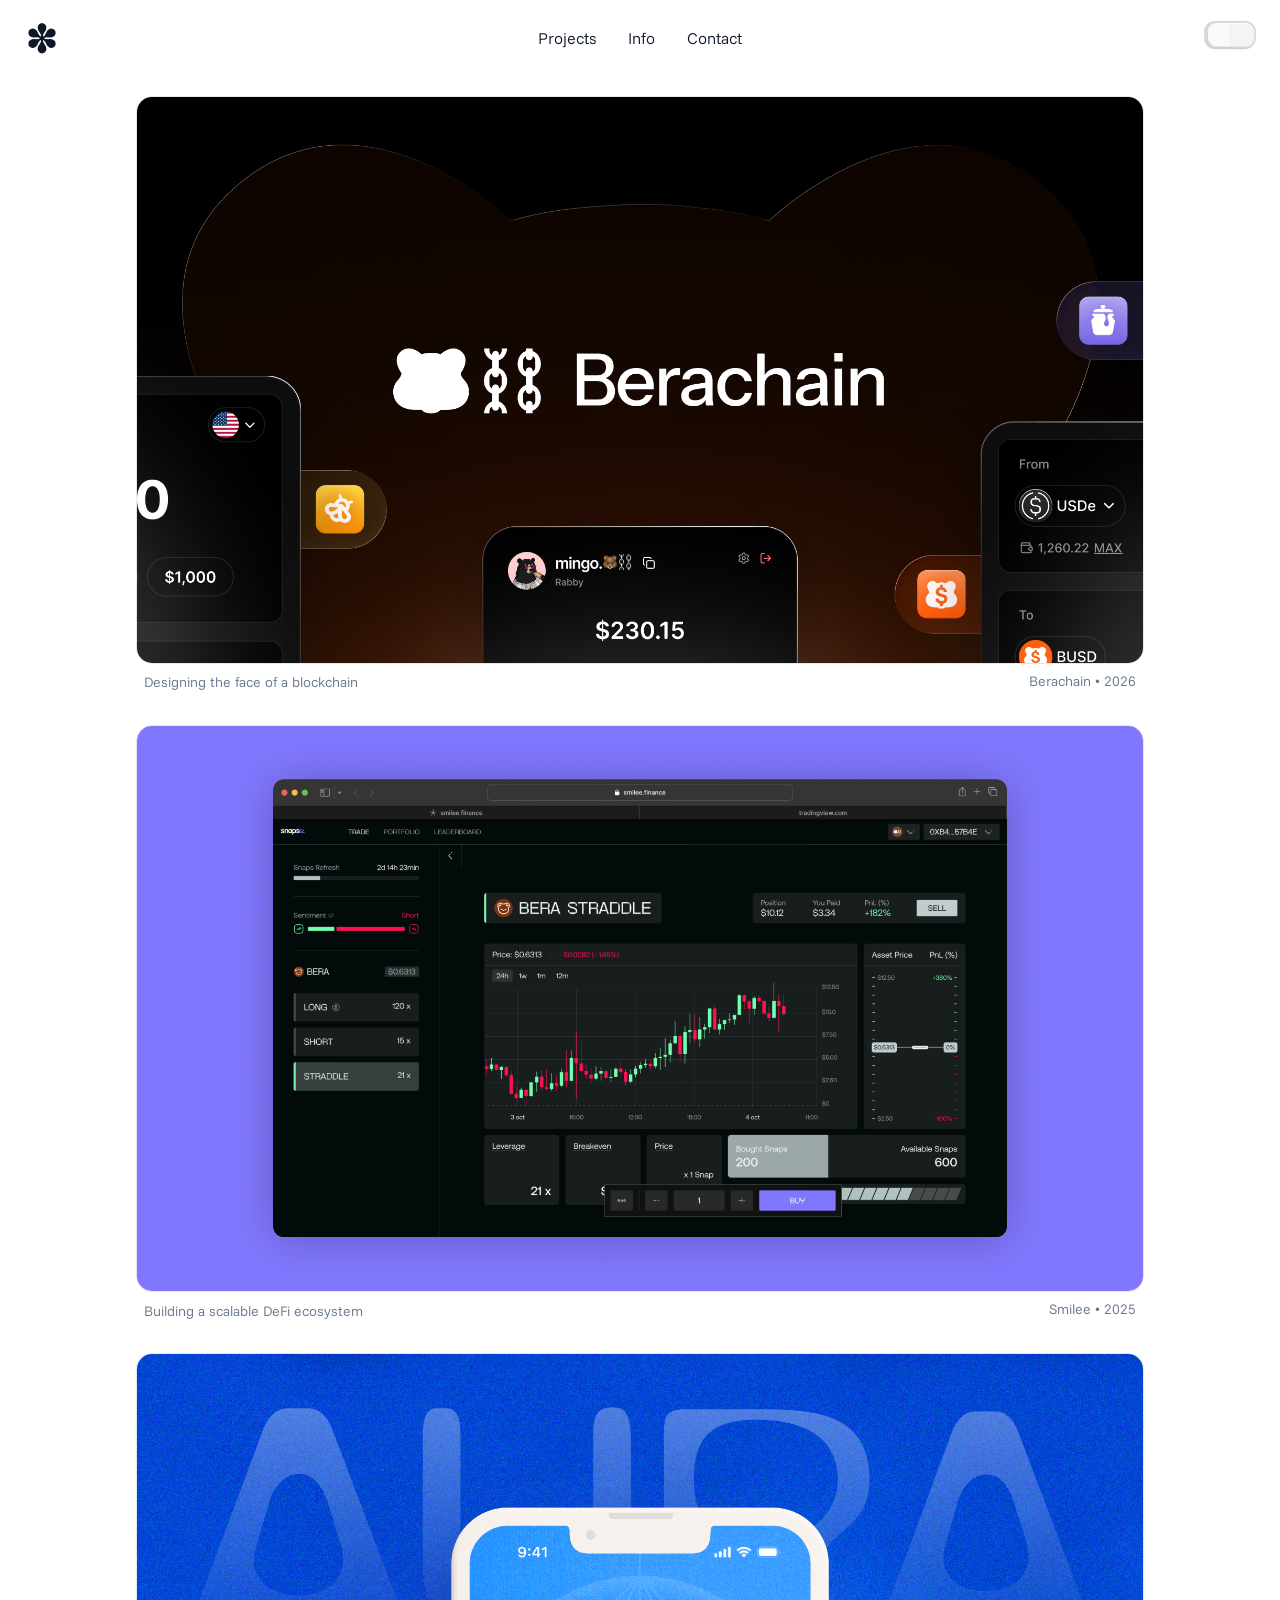
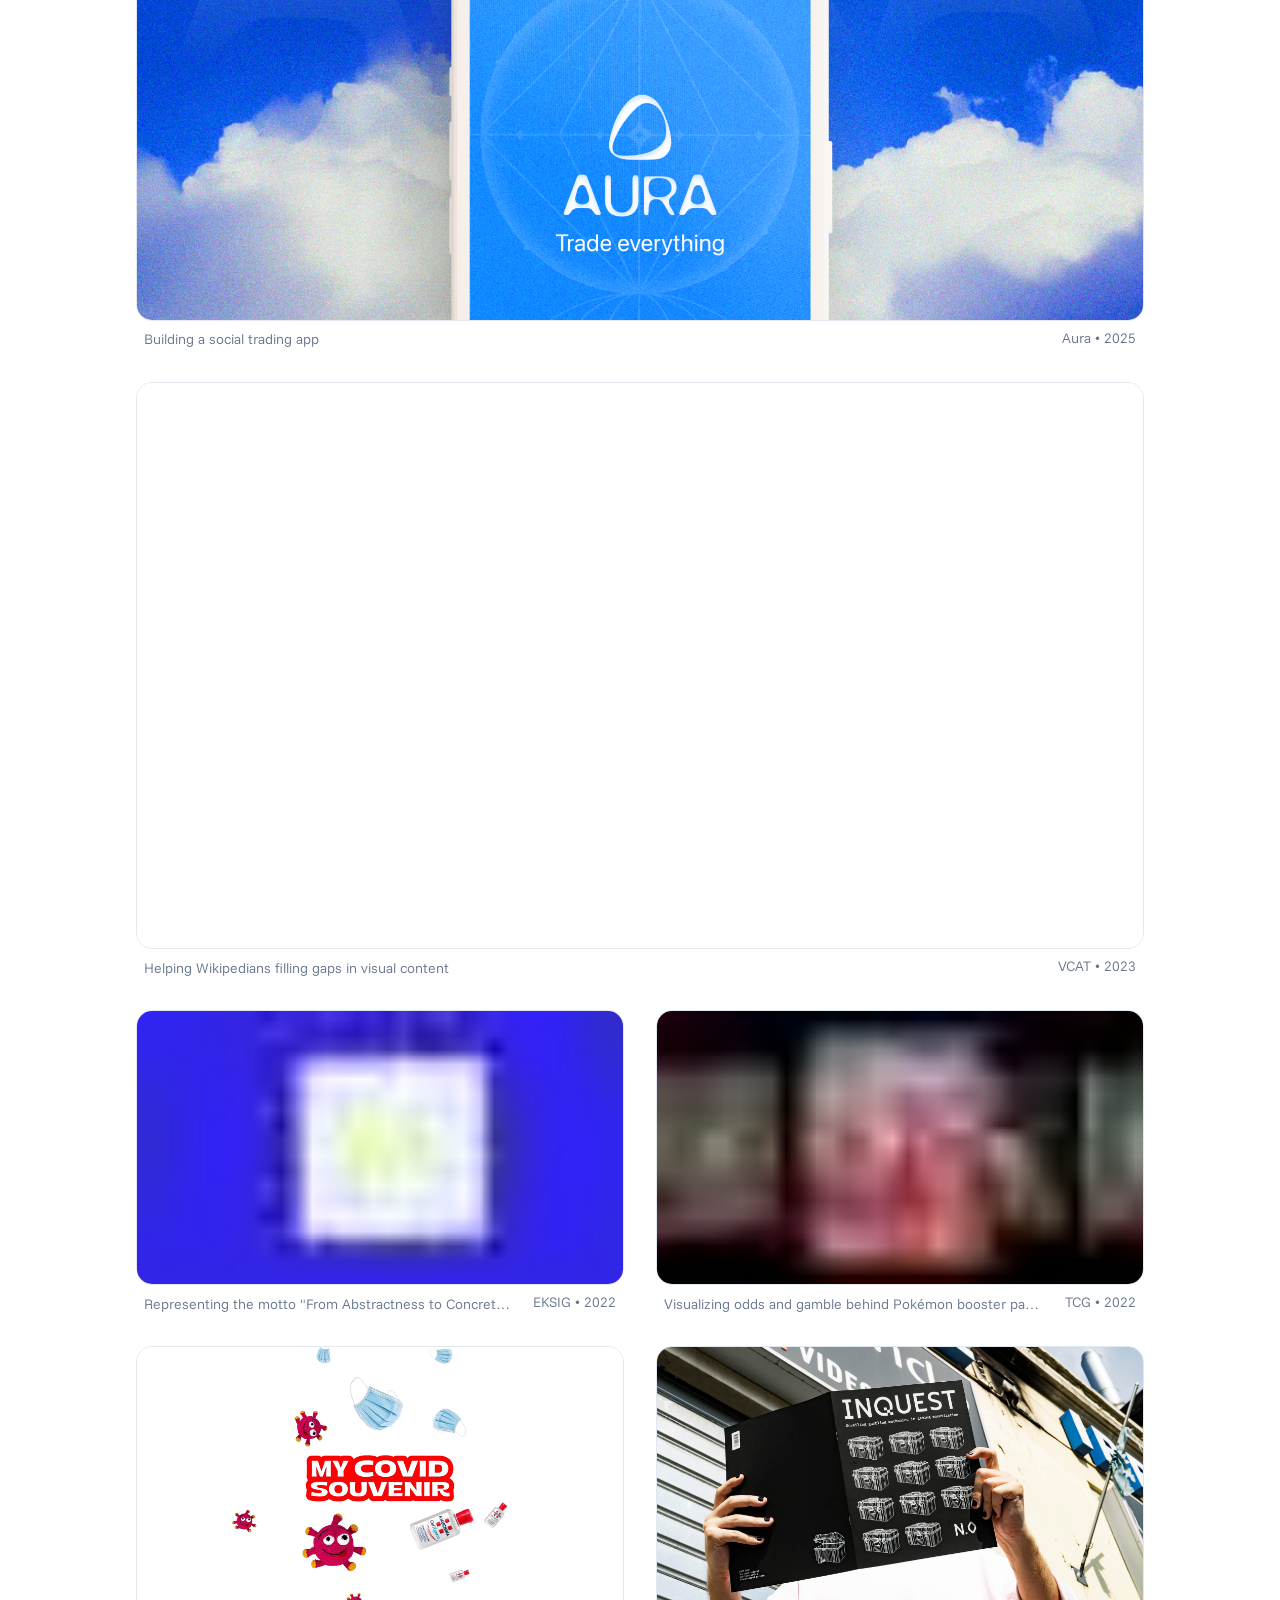
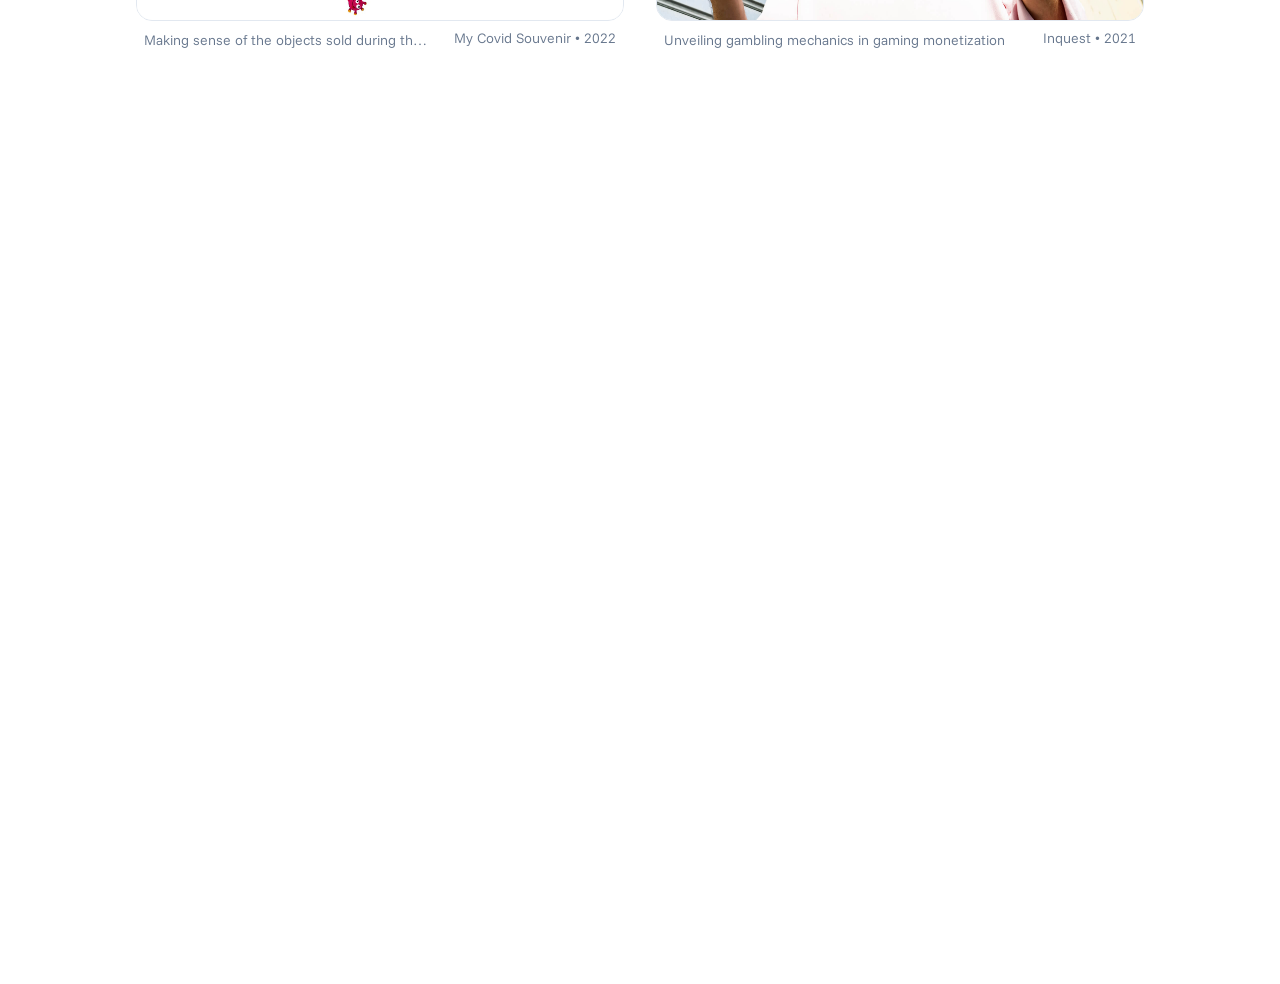
<file: projects.html>
<!doctype html>
<html lang="en">
	<head>
		<meta charset="utf-8" />
		<meta name="viewport" content="width=device-width, initial-scale=1" />
		<script>
			try {
				const theme = localStorage.getItem('theme');
				if (theme === 'light' || theme === 'dark') document.documentElement.dataset.theme = theme;
			} catch {
				/* Use the system preference when storage is unavailable. */
			}
		</script>
		<noscript>
			<style>
				/* Keep JS video space reserved until hydration. Only no-JS uses the fallback. */
				.media-frame[data-media] > video[data-deferred] {
					display: none;
				}
				.media-frame[data-media][data-media-state] > img:not([data-preview]) {
					opacity: 1;
				}
				.media-frame[data-media] > .media-preview,
				.media-frame[data-media]::after {
					display: none;
				}
			</style>
		</noscript>
		
		<link href="/_app/immutable/assets/0.Bayv5SwZ.css" rel="stylesheet">
		<link href="/_app/immutable/assets/ProjectCard.CknThM-J.css" rel="stylesheet">
		<link rel="modulepreload" href="/_app/immutable/entry/start.CMeeshKE.js">
		<link rel="modulepreload" href="/_app/immutable/chunks/Big9_mfa.js">
		<link rel="modulepreload" href="/_app/immutable/chunks/CsI9m2ZH.js">
		<link rel="modulepreload" href="/_app/immutable/chunks/m8rS4o8h.js">
		<link rel="modulepreload" href="/_app/immutable/chunks/Bc11O1h5.js">
		<link rel="modulepreload" href="/_app/immutable/chunks/NLkZbKvm.js">
		<link rel="modulepreload" href="/_app/immutable/entry/app.oIXFRcF6.js">
		<link rel="modulepreload" href="/_app/immutable/chunks/BXl3LOEh.js">
		<link rel="modulepreload" href="/_app/immutable/chunks/DsnmJJEf.js">
		<link rel="modulepreload" href="/_app/immutable/chunks/ByzYFYi9.js">
		<link rel="modulepreload" href="/_app/immutable/chunks/BhuIKg7_.js">
		<link rel="modulepreload" href="/_app/immutable/chunks/BGiacd6y.js">
		<link rel="modulepreload" href="/_app/immutable/nodes/0.BAcy5qYY.js">
		<link rel="modulepreload" href="/_app/immutable/chunks/BolvSn8E.js">
		<link rel="modulepreload" href="/_app/immutable/chunks/pFuOVO33.js">
		<link rel="modulepreload" href="/_app/immutable/chunks/Bazdk27Q.js">
		<link rel="modulepreload" href="/_app/immutable/chunks/D2S8ynfT.js">
		<link rel="modulepreload" href="/_app/immutable/chunks/CaBG30Z9.js">
		<link rel="modulepreload" href="/_app/immutable/chunks/DyGXjPGR.js">
		<link rel="modulepreload" href="/_app/immutable/nodes/5.CqYiidOR.js">
		<link rel="modulepreload" href="/_app/immutable/chunks/CrSsbM1H.js">
		<link rel="modulepreload" href="/_app/immutable/chunks/T5RaJm5C.js"><!--[--><link rel="icon" href="data:image/svg+xml,%3csvg%20width='128'%20height='128'%20viewBox='0%200%20128%20128'%20fill='none'%20xmlns='http://www.w3.org/2000/svg'%3e%3crect%20width='128'%20height='128'%20rx='40'%20fill='white'/%3e%3cpath%20d='M64.0488%20111C61.6282%20111%2059.6831%20110.006%2058.2134%20108.018C56.7438%20106.029%2056.009%20103.565%2056.009%20100.626C56.009%2097.341%2057.176%2092.4134%2059.5102%2085.8432C61.8443%2079.1001%2063.0114%2072.4435%2063.0114%2065.8733C60.1586%2067.6023%2057.6515%2069.3746%2055.4903%2071.19C53.329%2073.0054%2051.4271%2074.8209%2049.7846%2076.6363C47.6234%2079.0569%2045.4621%2081.3911%2043.3009%2083.6388C41.1396%2085.8%2038.9784%2087.5722%2036.8171%2088.9554C34.6559%2090.3386%2032.4514%2091.0302%2030.2037%2091.0302C28.1289%2091.0302%2026.3567%2090.3386%2024.8871%2088.9554C23.4174%2087.4858%2022.6826%2085.8%2022.6826%2083.8981C22.6826%2081.7369%2023.5903%2079.7053%2025.4058%2077.8034C27.2212%2075.8151%2030.0308%2074.3022%2033.8346%2073.2648C35.7365%2072.7461%2037.7249%2072.2274%2039.7997%2071.7087C41.9609%2071.1036%2044.2518%2070.5849%2046.6724%2070.1526C51.3407%2069.2017%2056.4412%2067.1701%2061.974%2064.0579C56.4412%2060.9457%2051.1678%2058.8709%2046.1537%2057.8335C41.3125%2056.7961%2037.0333%2055.7587%2033.3159%2054.7213C29.685%2053.5975%2027.0051%2052.0846%2025.2761%2050.1827C23.5471%2048.1944%2022.6826%2046.1196%2022.6826%2043.9584C22.6826%2041.97%2023.3742%2040.3275%2024.7574%2039.0307C26.2271%2037.734%2028.0857%2037.0856%2030.3334%2037.0856C32.6676%2037.0856%2035.0449%2037.9501%2037.4655%2039.6791C39.8861%2041.3216%2042.2635%2043.3532%2044.5976%2045.7738C46.9318%2048.1944%2049.0498%2050.4853%2050.9517%2052.6465C53.891%2056.0181%2057.9109%2059.2167%2063.0114%2062.2425V60.5567C63.0114%2057.9632%2062.8817%2055.6291%2062.6224%2053.5543C62.4495%2051.393%2062.1037%2049.5344%2061.585%2047.9783C60.8934%2045.9035%2060.1153%2043.5693%2059.2508%2040.9758C58.4728%2038.3823%2057.7812%2035.8753%2057.176%2033.4547C56.5709%2030.9477%2056.2683%2028.9593%2056.2683%2027.4897C56.2683%2024.4639%2057.0031%2022.0001%2058.4728%2020.0982C60.0289%2018.1099%2061.974%2017.1157%2064.3081%2017.1157C66.5558%2017.1157%2068.4577%2018.0667%2070.0138%2019.9686C71.5699%2021.8705%2072.348%2024.3775%2072.348%2027.4897C72.348%2030.6019%2071.1809%2035.616%2068.8468%2042.5319C66.5126%2049.3615%2065.3455%2055.9316%2065.3455%2062.2425C67.161%2061.0322%2068.5874%2060.1244%2069.6248%2059.5193C70.6622%2058.8277%2071.5267%2058.2225%2072.2183%2057.7038C72.9099%2057.0987%2073.6879%2056.4071%2074.5524%2055.6291C75.4169%2054.7646%2076.6272%2053.5543%2078.1833%2051.9982C84.2348%2045.3415%2088.4708%2041.192%2090.8914%2039.5494C93.312%2037.9069%2095.8191%2037.0856%2098.4126%2037.0856C100.487%2037.0856%20102.216%2037.734%20103.6%2039.0307C104.983%2040.3275%20105.674%2041.97%20105.674%2043.9584C105.674%2046.1196%20104.81%2048.1512%20103.081%2050.0531C101.438%2051.8685%2098.7151%2053.3814%2094.9113%2054.5917C93.0959%2055.1968%2091.1075%2055.7587%2088.9463%2056.2774C86.8715%2056.7961%2084.6238%2057.3148%2082.2032%2057.8335C77.4485%2058.8709%2072.1751%2060.9457%2066.3829%2064.0579C69.1493%2065.614%2071.786%2066.9107%2074.2931%2067.9481C76.8866%2068.8991%2079.3936%2069.6339%2081.8142%2070.1526C86.5689%2071.19%2090.805%2072.2706%2094.5223%2073.3945C98.3261%2074.4319%20101.136%2075.9015%20102.951%2077.8034C104.767%2079.7053%20105.674%2081.7369%20105.674%2083.8981C105.674%2085.8%20104.939%2087.4858%20103.47%2088.9554C102.087%2090.3386%20100.271%2091.0302%2098.0235%2091.0302C96.1216%2091.0302%2094.1333%2090.3818%2092.0585%2089.0851C89.9837%2087.7883%2087.9521%2086.2322%2085.9638%2084.4168C83.9755%2082.5149%2082.16%2080.6562%2080.5175%2078.8408C78.9614%2077.0254%2077.7078%2075.5989%2076.7569%2074.5615C74.855%2072.4003%2071.0512%2069.5042%2065.3455%2065.8733V67.5591C65.3455%2073.0054%2066.4694%2079.1866%2068.7171%2086.1026C70.9648%2093.0185%2072.0886%2097.8597%2072.0886%20100.626C72.0886%20103.652%2071.3106%20106.116%2069.7545%20108.018C68.1984%20110.006%2066.2965%20111%2064.0488%20111Z'%20fill='black'/%3e%3c/svg%3e"/><!--]-->
	</head>
	<body data-sveltekit-preload-data="hover">
		<div style="display: contents"><!--[--><!--[--><!----><div class="isolate min-h-screen bg-background text-foreground-1"><header data-menu-open="false" class="fixed top-0 left-0 z-50 w-full px-4 py-5 transition-transform md:px-6 motion-base translate-y-0 svelte-1elxaub"><div class="header-surface relative z-50 flex items-center justify-between svelte-1elxaub"><a href="/" class="flex h-9 w-9 items-center justify-center font-display text-3xl leading-none text-foreground-1 svelte-1elxaub" aria-label="Alessandro Quets — Home"><span aria-hidden="true">✽</span></a> <nav class="hidden items-center gap-8 md:absolute md:left-1/2 md:flex md:-translate-x-1/2"><!--[--><a href="/projects" class="text-foreground-1 transition-colors hover:underline underline svelte-1elxaub"><span class="scramble-label"><span class="scramble-original">Projects</span><span class="scramble-output" aria-hidden="true"></span></span><!----></a><a href="/info" class="text-foreground-1 transition-colors hover:underline svelte-1elxaub"><span class="scramble-label"><span class="scramble-original">Info</span><span class="scramble-output" aria-hidden="true"></span></span><!----></a><a href="/contact" class="text-foreground-1 transition-colors hover:underline svelte-1elxaub"><span class="scramble-label"><span class="scramble-original">Contact</span><span class="scramble-output" aria-hidden="true"></span></span><!----></a><!--]--></nav> <div class="flex items-center gap-4"><div class="hidden md:block"><button class="theme-switch svelte-mls84d" type="button" role="switch" aria-label="Dark theme" aria-checked="false"><span class="thumb svelte-mls84d" aria-hidden="true"></span></button><!----></div> <button class="relative z-50 flex h-6 w-6 flex-col items-center justify-center gap-1.5 text-foreground-1 md:hidden svelte-1elxaub" aria-label="Open menu" aria-expanded="false"><span class="block h-0.5 w-5 bg-foreground-1 transition-transform motion-base svelte-1elxaub"></span> <span class="block h-0.5 w-5 bg-foreground-1 transition-transform motion-base svelte-1elxaub"></span></button></div></div> <nav class="mobile-menu fixed inset-0 z-40 flex h-dvh flex-col items-center justify-center gap-8 bg-background md:hidden svelte-1elxaub" data-open="false" data-keyboard="false" inert aria-hidden="true" aria-label="Mobile navigation"><!--[--><a href="/projects" class="text-2xl text-foreground-1 hover:underline underline svelte-1elxaub" style="--item-delay: 0ms"><span class="scramble-label"><span class="scramble-original">Projects</span><span class="scramble-output" aria-hidden="true"></span></span><!----></a><a href="/info" class="text-2xl text-foreground-1 hover:underline svelte-1elxaub" style="--item-delay: 50ms"><span class="scramble-label"><span class="scramble-original">Info</span><span class="scramble-output" aria-hidden="true"></span></span><!----></a><a href="/contact" class="text-2xl text-foreground-1 hover:underline svelte-1elxaub" style="--item-delay: 100ms"><span class="scramble-label"><span class="scramble-original">Contact</span><span class="scramble-output" aria-hidden="true"></span></span><!----></a><!--]--> <button class="theme-switch svelte-mls84d" type="button" role="switch" aria-label="Dark theme" aria-checked="false"><span class="thumb svelte-mls84d" aria-hidden="true"></span></button><!----></nav></header><!----> <main class="relative z-10 min-h-screen rounded-b-xl bg-background p-4 pt-14 pb-20 md:p-6 md:pt-20 md:pb-32"><!----><section class="mx-auto max-w-5xl px-2 py-4 pb-10" aria-labelledby="projects-heading"><h1 id="projects-heading" class="sr-only">Projects</h1> <ul class="grid grid-cols-1 gap-6 md:grid-cols-2 md:gap-8"><!--[--><li class="list-none md:col-span-2"><a href="/projects/berachain" class="group block svelte-oviq8z"><div class="overflow-clip rounded-xl border border-border bg-surface-1"><div class="bg-white ring-primary/30 group-focus-visible:ring-2 dark:bg-surface-1"><!--[!--><!--[--><!----><div data-media="" data-media-state="loading" class="media-frame"><!--[--><img data-preview="" src="[data-uri]" alt="" aria-hidden="true" class="media-preview"/><!--]--> <!--[!--><img src="/media/berachain-cover.png" alt="Berachain landing page hero section" width="1920" height="1080" loading="lazy" fetchpriority="auto" decoding="async" class="block aspect-video w-full object-cover transition-transform motion-base group-hover:scale-110 group-focus-visible:scale-110"/><!--]--></div><!----><!--]--><!--]--></div></div> <div class="mt-2 flex items-baseline justify-between gap-3.5 text-sm leading-snug text-foreground-3"><p class="m-0 flex min-w-0 flex-1 items-center gap-2"><span class="h-1.5 w-0 shrink-0 rounded-full bg-foreground-1 opacity-0 transition-all motion-base group-hover:w-3 group-hover:opacity-100 group-focus-visible:w-3 group-focus-visible:opacity-100"></span> <span class="min-w-0 truncate transition-colors motion-base group-hover:text-foreground-1 group-focus-visible:text-foreground-1">Designing the face of a blockchain</span></p> <p class="mx-2 shrink-0 whitespace-nowrap transition-colors motion-base group-hover:text-foreground-1 group-focus-visible:text-foreground-1">Berachain • 2026</p></div></a><!----></li><li class="list-none md:col-span-2"><a href="/projects/smilee" class="group block svelte-oviq8z"><div class="overflow-clip rounded-xl border border-border bg-surface-1"><div class="bg-white ring-primary/30 group-focus-visible:ring-2 dark:bg-surface-1"><!--[!--><!--[--><!----><div data-media="" data-media-state="loading" class="media-frame"><!--[--><img data-preview="" src="[data-uri]" alt="" aria-hidden="true" class="media-preview"/><!--]--> <!--[!--><img src="/media/smilee-cover.png" alt="Smilee Finance cover" width="1920" height="1080" loading="lazy" fetchpriority="auto" decoding="async" class="block aspect-video w-full object-cover transition-transform motion-base group-hover:scale-110 group-focus-visible:scale-110"/><!--]--></div><!----><!--]--><!--]--></div></div> <div class="mt-2 flex items-baseline justify-between gap-3.5 text-sm leading-snug text-foreground-3"><p class="m-0 flex min-w-0 flex-1 items-center gap-2"><span class="h-1.5 w-0 shrink-0 rounded-full bg-foreground-1 opacity-0 transition-all motion-base group-hover:w-3 group-hover:opacity-100 group-focus-visible:w-3 group-focus-visible:opacity-100"></span> <span class="min-w-0 truncate transition-colors motion-base group-hover:text-foreground-1 group-focus-visible:text-foreground-1">Building a scalable DeFi ecosystem</span></p> <p class="mx-2 shrink-0 whitespace-nowrap transition-colors motion-base group-hover:text-foreground-1 group-focus-visible:text-foreground-1">Smilee • 2025</p></div></a><!----></li><li class="list-none md:col-span-2"><a href="/projects/aura" class="group block svelte-oviq8z"><div class="overflow-clip rounded-xl border border-border bg-surface-1"><div class="bg-white ring-primary/30 group-focus-visible:ring-2 dark:bg-surface-1"><!--[!--><!--[--><!----><div data-media="" data-media-state="loading" class="media-frame"><!--[--><img data-preview="" src="[data-uri]" alt="" aria-hidden="true" class="media-preview"/><!--]--> <!--[!--><img src="/media/aura-cover.png" alt="Aura trading app on a phone against a blue sky and clouds" width="1920" height="1080" loading="lazy" fetchpriority="auto" decoding="async" class="block aspect-video w-full object-cover transition-transform motion-base group-hover:scale-110 group-focus-visible:scale-110"/><!--]--></div><!----><!--]--><!--]--></div></div> <div class="mt-2 flex items-baseline justify-between gap-3.5 text-sm leading-snug text-foreground-3"><p class="m-0 flex min-w-0 flex-1 items-center gap-2"><span class="h-1.5 w-0 shrink-0 rounded-full bg-foreground-1 opacity-0 transition-all motion-base group-hover:w-3 group-hover:opacity-100 group-focus-visible:w-3 group-focus-visible:opacity-100"></span> <span class="min-w-0 truncate transition-colors motion-base group-hover:text-foreground-1 group-focus-visible:text-foreground-1">Building a social trading app</span></p> <p class="mx-2 shrink-0 whitespace-nowrap transition-colors motion-base group-hover:text-foreground-1 group-focus-visible:text-foreground-1">Aura • 2025</p></div></a><!----></li><li class="list-none md:col-span-2"><a href="/projects/vcat" class="group block svelte-oviq8z"><div class="overflow-clip rounded-xl border border-border bg-surface-1"><div class="bg-white ring-primary/30 group-focus-visible:ring-2 dark:bg-surface-1"><!--[--><!----><div data-media="" data-media-state="loading" class="media-frame"><!--[--><img data-preview="" src="[data-uri]" alt="" aria-hidden="true" class="media-preview"/><!--]--> <!--[--><video data-deferred="" data-src="/media/vcat_presentation_v1.webm" data-autoplay="" poster="[data-uri]" muted loop playsinline preload="none" class="block aspect-video w-full object-cover transition-transform motion-base group-hover:scale-110 group-focus-visible:scale-110"></video> <noscript><video src="/media/vcat_presentation_v1.webm" poster="[data-uri]" muted loop playsinline controls preload="none" class="block aspect-video w-full object-cover transition-transform motion-base group-hover:scale-110 group-focus-visible:scale-110"></video></noscript><!--]--></div><!----><!--]--></div></div> <div class="mt-2 flex items-baseline justify-between gap-3.5 text-sm leading-snug text-foreground-3"><p class="m-0 flex min-w-0 flex-1 items-center gap-2"><span class="h-1.5 w-0 shrink-0 rounded-full bg-foreground-1 opacity-0 transition-all motion-base group-hover:w-3 group-hover:opacity-100 group-focus-visible:w-3 group-focus-visible:opacity-100"></span> <span class="min-w-0 truncate transition-colors motion-base group-hover:text-foreground-1 group-focus-visible:text-foreground-1">Helping Wikipedians filling gaps in visual content</span></p> <p class="mx-2 shrink-0 whitespace-nowrap transition-colors motion-base group-hover:text-foreground-1 group-focus-visible:text-foreground-1">VCAT • 2023</p></div></a><!----></li><li class="list-none"><a href="/projects/eksig" class="group block svelte-oviq8z"><div class="overflow-clip rounded-xl border border-border bg-surface-1"><div class="bg-white ring-primary/30 group-focus-visible:ring-2 dark:bg-surface-1"><!--[--><!----><div data-media="" data-media-state="loading" class="media-frame"><!--[--><img data-preview="" src="[data-uri]" alt="" aria-hidden="true" class="media-preview"/><!--]--> <!--[--><video data-deferred="" data-src="/media/eksig-presentation.webm" data-autoplay="" poster="[data-uri]" muted loop playsinline preload="none" class="block aspect-video w-full object-cover transition-transform motion-base group-hover:scale-110 group-focus-visible:scale-110"></video> <noscript><video src="/media/eksig-presentation.webm" poster="[data-uri]" muted loop playsinline controls preload="none" class="block aspect-video w-full object-cover transition-transform motion-base group-hover:scale-110 group-focus-visible:scale-110"></video></noscript><!--]--></div><!----><!--]--></div></div> <div class="mt-2 flex items-baseline justify-between gap-3.5 text-sm leading-snug text-foreground-3"><p class="m-0 flex min-w-0 flex-1 items-center gap-2"><span class="h-1.5 w-0 shrink-0 rounded-full bg-foreground-1 opacity-0 transition-all motion-base group-hover:w-3 group-hover:opacity-100 group-focus-visible:w-3 group-focus-visible:opacity-100"></span> <span class="min-w-0 truncate transition-colors motion-base group-hover:text-foreground-1 group-focus-visible:text-foreground-1">Representing the motto "From Abstractness to Concreteness"</span></p> <p class="mx-2 shrink-0 whitespace-nowrap transition-colors motion-base group-hover:text-foreground-1 group-focus-visible:text-foreground-1">EKSIG • 2022</p></div></a><!----></li><li class="list-none"><a href="/projects/tcg" class="group block svelte-oviq8z"><div class="overflow-clip rounded-xl border border-border bg-surface-1"><div class="bg-white ring-primary/30 group-focus-visible:ring-2 dark:bg-surface-1"><!--[--><!----><div data-media="" data-media-state="loading" class="media-frame"><!--[--><img data-preview="" src="[data-uri]" alt="" aria-hidden="true" class="media-preview"/><!--]--> <!--[--><video data-deferred="" data-src="/media/tcg-posters-showcase.webm" data-autoplay="" poster="[data-uri]" muted loop playsinline preload="none" class="block aspect-video w-full object-cover transition-transform motion-base group-hover:scale-110 group-focus-visible:scale-110"></video> <noscript><video src="/media/tcg-posters-showcase.webm" poster="[data-uri]" muted loop playsinline controls preload="none" class="block aspect-video w-full object-cover transition-transform motion-base group-hover:scale-110 group-focus-visible:scale-110"></video></noscript><!--]--></div><!----><!--]--></div></div> <div class="mt-2 flex items-baseline justify-between gap-3.5 text-sm leading-snug text-foreground-3"><p class="m-0 flex min-w-0 flex-1 items-center gap-2"><span class="h-1.5 w-0 shrink-0 rounded-full bg-foreground-1 opacity-0 transition-all motion-base group-hover:w-3 group-hover:opacity-100 group-focus-visible:w-3 group-focus-visible:opacity-100"></span> <span class="min-w-0 truncate transition-colors motion-base group-hover:text-foreground-1 group-focus-visible:text-foreground-1">Visualizing odds and gamble behind Pokémon booster packs</span></p> <p class="mx-2 shrink-0 whitespace-nowrap transition-colors motion-base group-hover:text-foreground-1 group-focus-visible:text-foreground-1">TCG • 2022</p></div></a><!----></li><li class="list-none"><a href="/projects/my-covid-souvenir" class="group block svelte-oviq8z"><div class="overflow-clip rounded-xl border border-border bg-surface-1"><div class="bg-white ring-primary/30 group-focus-visible:ring-2 dark:bg-surface-1"><!--[--><!----><div data-media="" data-media-state="loading" class="media-frame"><!--[--><img data-preview="" src="[data-uri]" alt="" aria-hidden="true" class="media-preview"/><!--]--> <!--[--><video data-deferred="" data-src="/media/my-covid-souvenir-presentation.webm" data-autoplay="" poster="[data-uri]" muted loop playsinline preload="none" class="block aspect-video w-full object-cover transition-transform motion-base group-hover:scale-110 group-focus-visible:scale-110"></video> <noscript><video src="/media/my-covid-souvenir-presentation.webm" poster="[data-uri]" muted loop playsinline controls preload="none" class="block aspect-video w-full object-cover transition-transform motion-base group-hover:scale-110 group-focus-visible:scale-110"></video></noscript><!--]--></div><!----><!--]--></div></div> <div class="mt-2 flex items-baseline justify-between gap-3.5 text-sm leading-snug text-foreground-3"><p class="m-0 flex min-w-0 flex-1 items-center gap-2"><span class="h-1.5 w-0 shrink-0 rounded-full bg-foreground-1 opacity-0 transition-all motion-base group-hover:w-3 group-hover:opacity-100 group-focus-visible:w-3 group-focus-visible:opacity-100"></span> <span class="min-w-0 truncate transition-colors motion-base group-hover:text-foreground-1 group-focus-visible:text-foreground-1"> Making sense of the objects sold during the Covid pandemic</span></p> <p class="mx-2 shrink-0 whitespace-nowrap transition-colors motion-base group-hover:text-foreground-1 group-focus-visible:text-foreground-1">My Covid Souvenir • 2022</p></div></a><!----></li><li class="list-none"><a href="/projects/inquest" class="group block svelte-oviq8z"><div class="overflow-clip rounded-xl border border-border bg-surface-1"><div class="bg-white ring-primary/30 group-focus-visible:ring-2 dark:bg-surface-1"><!--[!--><!--[--><!----><div data-media="" data-media-state="loading" class="media-frame"><!--[--><img data-preview="" src="[data-uri]" alt="" aria-hidden="true" class="media-preview"/><!--]--> <!--[!--><img src="/media/inquest-cover.jpg" alt="Inquest cover" width="1920" height="1280" loading="lazy" fetchpriority="auto" decoding="async" class="block aspect-video w-full object-cover transition-transform motion-base group-hover:scale-110 group-focus-visible:scale-110"/><!--]--></div><!----><!--]--><!--]--></div></div> <div class="mt-2 flex items-baseline justify-between gap-3.5 text-sm leading-snug text-foreground-3"><p class="m-0 flex min-w-0 flex-1 items-center gap-2"><span class="h-1.5 w-0 shrink-0 rounded-full bg-foreground-1 opacity-0 transition-all motion-base group-hover:w-3 group-hover:opacity-100 group-focus-visible:w-3 group-focus-visible:opacity-100"></span> <span class="min-w-0 truncate transition-colors motion-base group-hover:text-foreground-1 group-focus-visible:text-foreground-1">Unveiling gambling mechanics in gaming monetization</span></p> <p class="mx-2 shrink-0 whitespace-nowrap transition-colors motion-base group-hover:text-foreground-1 group-focus-visible:text-foreground-1">Inquest • 2021</p></div></a><!----></li><!--]--></ul></section><!----><!----></main> <div class="h-px" aria-hidden="true"></div> <footer data-theme="dark" data-reveal="false" class="svelte-jz8lnl"><div class="footer-content mx-auto max-w-7xl px-2 pt-12 pb-6 md:pt-16 svelte-jz8lnl"><div class="grid grid-cols-2 gap-10 md:grid-cols-[1.5fr_0.7fr_1fr] md:gap-12 svelte-jz8lnl"><div class="col-span-2 md:col-span-1 svelte-jz8lnl"><h2 class="font-display text-3xl leading-[1.1] whitespace-pre-line md:text-4xl svelte-jz8lnl">Make it clear.
Make it feel right.</h2></div> <nav aria-label="Footer navigation" class="svelte-jz8lnl"><ul class="space-y-2 svelte-jz8lnl"><!--[--><li class="svelte-jz8lnl"><a href="/" class="svelte-jz8lnl"><span class="scramble-label"><span class="scramble-original">Home</span><span class="scramble-output" aria-hidden="true"></span></span><!----></a></li><li class="svelte-jz8lnl"><a href="/projects" class="svelte-jz8lnl"><span class="scramble-label"><span class="scramble-original">Projects</span><span class="scramble-output" aria-hidden="true"></span></span><!----></a></li><li class="svelte-jz8lnl"><a href="/info" class="svelte-jz8lnl"><span class="scramble-label"><span class="scramble-original">Info</span><span class="scramble-output" aria-hidden="true"></span></span><!----></a></li><li class="svelte-jz8lnl"><a href="/contact" class="svelte-jz8lnl"><span class="scramble-label"><span class="scramble-original">Contact</span><span class="scramble-output" aria-hidden="true"></span></span><!----></a></li><li class="svelte-jz8lnl"><a href="/index.md" class="svelte-jz8lnl"><span class="scramble-label"><span class="scramble-original">index.md</span><span class="scramble-output" aria-hidden="true"></span></span><!----></a></li><!--]--></ul></nav> <div class="svelte-jz8lnl"><ul class="space-y-2 svelte-jz8lnl"><li class="svelte-jz8lnl"><a href="mailto:alessandroquets@gmail.com" class="svelte-jz8lnl"><span class="scramble-label"><span class="scramble-original">Email</span><span class="scramble-output" aria-hidden="true"></span></span><!----> <span aria-hidden="true" class="svelte-jz8lnl">↗</span></a></li> <!--[--><li class="svelte-jz8lnl"><a href="https://github.com/MingoBerlingo" target="_blank" rel="noopener noreferrer" class="svelte-jz8lnl"><span class="scramble-label"><span class="scramble-original">GitHub</span><span class="scramble-output" aria-hidden="true"></span></span><!----> <span aria-hidden="true" class="svelte-jz8lnl">↗</span></a></li><!--]--> <!--[--><li class="svelte-jz8lnl"><a href="https://www.linkedin.com/in/alessandro-quets-07531a3b6/" target="_blank" rel="noopener noreferrer" class="svelte-jz8lnl"><span class="scramble-label"><span class="scramble-original">LinkedIn</span><span class="scramble-output" aria-hidden="true"></span></span><!----> <span aria-hidden="true" class="svelte-jz8lnl">↗</span></a></li><!--]--></ul></div></div> <!--[--><div class="footer-keywords mt-10 svelte-jz8lnl"><p class="mb-3 text-xs text-foreground-1 svelte-jz8lnl">A few things I work with <span aria-hidden="true" class="svelte-jz8lnl">↘</span></p> <div class="footer-chip-space svelte-jz8lnl" data-chip-start="" aria-hidden="true"></div></div><!--]--> <div data-chip-floor="" class="mt-6 flex flex-wrap justify-between gap-3 text-xs text-foreground-2 svelte-jz8lnl"><span class="svelte-jz8lnl">© 2026 Alessandro Quets</span><span class="svelte-jz8lnl">In ♥ with pixels</span></div></div> <!--[--><div class="full-footer svelte-180ihp0"><!--[!--><!--]--> <!----><ul class="chip-scene svelte-180ihp0" aria-label="Project keywords"><!--[--><li class="svelte-180ihp0"><button type="button" disabled aria-label="Toss UX / UI keyword" class="svelte-180ihp0">UX / UI</button></li><li class="svelte-180ihp0"><button type="button" disabled aria-label="Toss Web Design keyword" class="svelte-180ihp0">Web Design</button></li><li class="svelte-180ihp0"><button type="button" disabled aria-label="Toss Creative Coding keyword" class="svelte-180ihp0">Creative Coding</button></li><li class="svelte-180ihp0"><button type="button" disabled aria-label="Toss Dataviz keyword" class="svelte-180ihp0">Dataviz</button></li><li class="svelte-180ihp0"><button type="button" disabled aria-label="Toss Interaction keyword" class="svelte-180ihp0">Interaction</button></li><li class="svelte-180ihp0"><button type="button" disabled aria-label="Toss Svelte keyword" class="svelte-180ihp0">Svelte</button></li><li class="svelte-180ihp0"><button type="button" disabled aria-label="Toss React keyword" class="svelte-180ihp0">React</button></li><li class="svelte-180ihp0"><button type="button" disabled aria-label="Toss Branding keyword" class="svelte-180ihp0">Branding</button></li><li class="svelte-180ihp0"><button type="button" disabled aria-label="Toss Design Systems keyword" class="svelte-180ihp0">Design Systems</button></li><li class="svelte-180ihp0"><button type="button" disabled aria-label="Toss Prototyping keyword" class="svelte-180ihp0">Prototyping</button></li><li class="svelte-180ihp0"><button type="button" disabled aria-label="Toss Frontend keyword" class="svelte-180ihp0">Frontend</button></li><li class="svelte-180ihp0"><button type="button" disabled aria-label="Toss Accessibility keyword" class="svelte-180ihp0">Accessibility</button></li><li class="svelte-180ihp0"><button type="button" disabled aria-label="Toss TypeScript keyword" class="svelte-180ihp0">TypeScript</button></li><li class="svelte-180ihp0"><button type="button" disabled aria-label="Toss Component Libraries keyword" class="svelte-180ihp0">Component Libraries</button></li><li class="svelte-180ihp0"><button type="button" disabled aria-label="Toss Motion Design keyword" class="svelte-180ihp0">Motion Design</button></li><li class="svelte-180ihp0"><button type="button" disabled aria-label="Toss Data Storytelling keyword" class="svelte-180ihp0">Data Storytelling</button></li><li class="svelte-180ihp0"><button type="button" disabled aria-label="Toss Figma keyword" class="svelte-180ihp0">Figma</button></li><li class="svelte-180ihp0"><button type="button" disabled aria-label="Toss Information Design keyword" class="svelte-180ihp0">Information Design</button></li><li class="svelte-180ihp0"><button type="button" disabled aria-label="Toss Interaction Design keyword" class="svelte-180ihp0">Interaction Design</button></li><li class="svelte-180ihp0"><button type="button" disabled aria-label="Toss UI Engineering keyword" class="svelte-180ihp0">UI Engineering</button></li><li class="svelte-180ihp0"><button type="button" disabled aria-label="Toss Design Tokens keyword" class="svelte-180ihp0">Design Tokens</button></li><li class="svelte-180ihp0"><button type="button" disabled aria-label="Toss AI Workflows keyword" class="svelte-180ihp0">AI Workflows</button></li><li class="svelte-180ihp0"><button type="button" disabled aria-label="Toss DeFi keyword" class="svelte-180ihp0">DeFi</button></li><li class="svelte-180ihp0"><button type="button" disabled aria-label="Toss Web3 keyword" class="svelte-180ihp0">Web3</button></li><!--]--></ul><!----></div><!--]--><!----></footer><!----></div><!----><!--]--> <!--[!--><!--]--><!--]-->
			
			<script>
				{
					__sveltekit_195jmc1 = {
						base: ""
					};

					const element = document.currentScript.parentElement;

					Promise.all([
						import("/_app/immutable/entry/start.CMeeshKE.js"),
						import("/_app/immutable/entry/app.oIXFRcF6.js")
					]).then(([kit, app]) => {
						kit.start(app, element, {
							node_ids: [0, 5],
							data: [{type:"data",data:{profile:{name:"Alessandro",surname:"Quets",jobPosition:"Digital Designer & Frontend Developer",presentationHtml:"\u003Cp>My background is in communication and information design. Over the past three years, I’ve worked with startups in DeFi and crypto, designing interfaces and building the frontend behind them.\u003C/p>\u003Cp>My work has ranged from trading products and design systems to a blockchain rebrand. Across these projects, I’ve been interested in the same challenge: helping people understand and use complex products.\u003C/p>\u003Cp>Alongside product work, I’m a teaching assistant in interaction design at Politecnico di Milano.\u003C/p>",email:"alessandroquets@gmail.com",github:{label:"MingoBerlingo",url:"https://github.com/MingoBerlingo"},linkedin:{label:"linkedin.com/in/alessandro-quets-07531a3b6",url:"https://www.linkedin.com/in/alessandro-quets-07531a3b6/"}},footerKeywords:[{id:"6ae4b0409463a3b51b42c578",label:"UX / UI",order:0,showInFooter:true},{id:"6ae4b0409463a3b51b42c57c",label:"Web Design",order:1,showInFooter:true},{id:"6ae4b0409463a3b51b42c580",label:"Creative Coding",order:2,showInFooter:true},{id:"6ae4b0409463a3b51b42c584",label:"Dataviz",order:3,showInFooter:true},{id:"6ae4b0409463a3b51b42c588",label:"Interaction",order:4,showInFooter:true},{id:"6ae4b0409463a3b51b42c58c",label:"Svelte",order:5,showInFooter:true},{id:"6ae4b0409463a3b51b42c590",label:"React",order:6,showInFooter:true},{id:"6ae4b0409463a3b51b42c594",label:"Branding",order:7,showInFooter:true},{id:"6ae8615526b10afc982fb827",label:"Design Systems",order:8,showInFooter:true},{id:"6ae8615526b10afc982fb82b",label:"Prototyping",order:9,showInFooter:true},{id:"6ae8615526b10afc982fb82f",label:"Frontend",order:10,showInFooter:true},{id:"6ae8615526b10afc982fb833",label:"Accessibility",order:11,showInFooter:true},{id:"6ae8615526b10afc982fb837",label:"TypeScript",order:12,showInFooter:true},{id:"6ae8615526b10afc982fb83b",label:"Component Libraries",order:13,showInFooter:true},{id:"6ae8615526b10afc982fb83f",label:"Motion Design",order:14,showInFooter:true},{id:"6ae8615526b10afc982fb843",label:"Data Storytelling",order:15,showInFooter:true},{id:"6ae8fdd6321ceae5155ea691",label:"Figma",order:16,showInFooter:true},{id:"6ae8fdd6321ceae5155ea699",label:"Information Design",order:17,showInFooter:true},{id:"6ae8fdd6321ceae5155ea69d",label:"Interaction Design",order:18,showInFooter:true},{id:"6ae8fdd6321ceae5155ea6a1",label:"UI Engineering",order:19,showInFooter:true},{id:"6ae8fdd6321ceae5155ea6a5",label:"Design Tokens",order:20,showInFooter:true},{id:"6ae8fdd6321ceae5155ea6a9",label:"AI Workflows",order:21,showInFooter:true},{id:"6ae8fdd6321ceae5155ea6ad",label:"DeFi",order:22,showInFooter:true},{id:"6ae8fdd6321ceae5155ea6b1",label:"Web3",order:23,showInFooter:true}],hero:{greeting:"Hey!",nameLine:"I’m Alessandro Quets.",introduction:"I’m a Digital Designer & Frontend Developer based in Lecco, Italy 🇮🇹",homepageIntroduction:"I care about how an interface looks [eye], how it feels, and how it works.\n\nI shape interactions, build design systems, and carry those decisions into production [components] Working in both Figma [figma] and code [code] lets me keep refining the details as I build.\n\nI can sit in a design review and open a pull request [pull-request] on the same day.",featuredProjects:[{id:"6ac8b04e1617bfc2eb4349f3"},{id:"6ae9da5d2756dce0f10604ee"},{id:"6aad520fe6ebe5c3c1970865"}],homepageImages:[]},footer:{heading:"Make it clear.\nMake it feel right.",keywordsHeading:"A few things I work with",signature:"In ♥ with pixels"}},uses:{}},{type:"data",data:{projects:[{id:"6ac8b04e1617bfc2eb4349f3",slug:"berachain",title:"Berachain",shortTitle:"Berachain",tagline:"Designing the face of a blockchain",year:"2026-04-01T12:00:00.000Z",isFeatured:true,featuredImage:{previewDataURL:"[data-uri]",url:"/media/berachain-cover.png",alt:"Berachain landing page hero section",width:1920,height:1080},videoCover:null},{id:"6aad520fe6ebe5c3c1970865",slug:"smilee",title:"Smilee Finance",shortTitle:"Smilee",tagline:"Building a scalable DeFi ecosystem",year:"2025-05-01T12:00:00.000Z",isFeatured:true,featuredImage:{previewDataURL:"[data-uri]",url:"/media/smilee-cover.png",alt:"Smilee Finance cover",width:1920,height:1080},videoCover:null},{id:"6ae9da5d2756dce0f10604ee",slug:"aura",title:"Aura.money",shortTitle:"Aura",tagline:"Building a social trading app",year:"2025-01-01T12:00:00.000Z",isFeatured:true,featuredImage:{previewDataURL:"[data-uri]",url:"/media/aura-cover.png",alt:"Aura trading app on a phone against a blue sky and clouds",width:1920,height:1080},videoCover:null},{id:"69b82286a7b096ca69eaf705",slug:"vcat",title:"Visual Content Assessment Tool",shortTitle:"VCAT",tagline:"Helping Wikipedians filling gaps in visual content",year:"2023-10-01T12:00:00.000Z",isFeatured:true,featuredImage:{previewDataURL:"[data-uri]",url:"/media/VCAT-screens.png",alt:"Visual Content Assessment Tool dashboard screens",width:1920,height:1200},videoCover:{previewDataURL:"[data-uri]",url:"/media/vcat_presentation_v1.webm",alt:"VCAT dashboard presentation",width:null,height:null,mimeType:"video/webm"}},{id:"6aacf555cb6f21f01abb4672",slug:"eksig",title:"EKSIG",shortTitle:"EKSIG",tagline:"Representing the motto \"From Abstractness to Concreteness\"",year:"2022-04-01T12:00:00.000Z",isFeatured:false,featuredImage:{previewDataURL:"[data-uri]",url:"/media/eksig-presentation.webm",alt:"EKSIG website presentation",width:null,height:null},videoCover:{previewDataURL:"[data-uri]",url:"/media/eksig-presentation.webm",alt:"EKSIG website presentation",width:null,height:null,mimeType:"video/webm"}},{id:"69b81f8ea7b096ca69eaf627",slug:"tcg",title:"Trading Card Gambling",shortTitle:"TCG",tagline:"Visualizing odds and gamble behind Pokémon booster packs",year:"2022-02-01T12:00:00.000Z",isFeatured:false,featuredImage:{previewDataURL:"[data-uri]",url:"/media/showcase-tcg.jpg",alt:"trading card gabling posters",width:1920,height:1272},videoCover:{previewDataURL:"[data-uri]",url:"/media/tcg-posters-showcase.webm",alt:"TCG posters showreel",width:null,height:null,mimeType:"video/webm"}},{id:"6aacfdd8cb6f21f01abb4a45",slug:"my-covid-souvenir",title:"My Covid Souvenir",shortTitle:"My Covid Souvenir",tagline:" Making sense of the objects sold during the Covid pandemic",year:"2022-01-01T12:00:00.000Z",isFeatured:false,featuredImage:{previewDataURL:"[data-uri]",url:"/media/my-covid-souvenir-presentation.webm",alt:"My covid souvenir project presentation",width:null,height:null},videoCover:{previewDataURL:"[data-uri]",url:"/media/my-covid-souvenir-presentation.webm",alt:"My covid souvenir project presentation",width:null,height:null,mimeType:"video/webm"}},{id:"6aad0ceabe443998d85c823d",slug:"inquest",title:"Inquest",shortTitle:"Inquest",tagline:"Unveiling gambling mechanics in gaming monetization",year:"2021-05-01T12:00:00.000Z",isFeatured:false,featuredImage:{previewDataURL:"[data-uri]",url:"/media/inquest-cover.jpg",alt:"Inquest cover",width:1920,height:1280},videoCover:null}]},uses:{}}],
							form: null,
							error: null
						});
					});
				}
			</script>
		</div>
	</body>
</html>
</file>
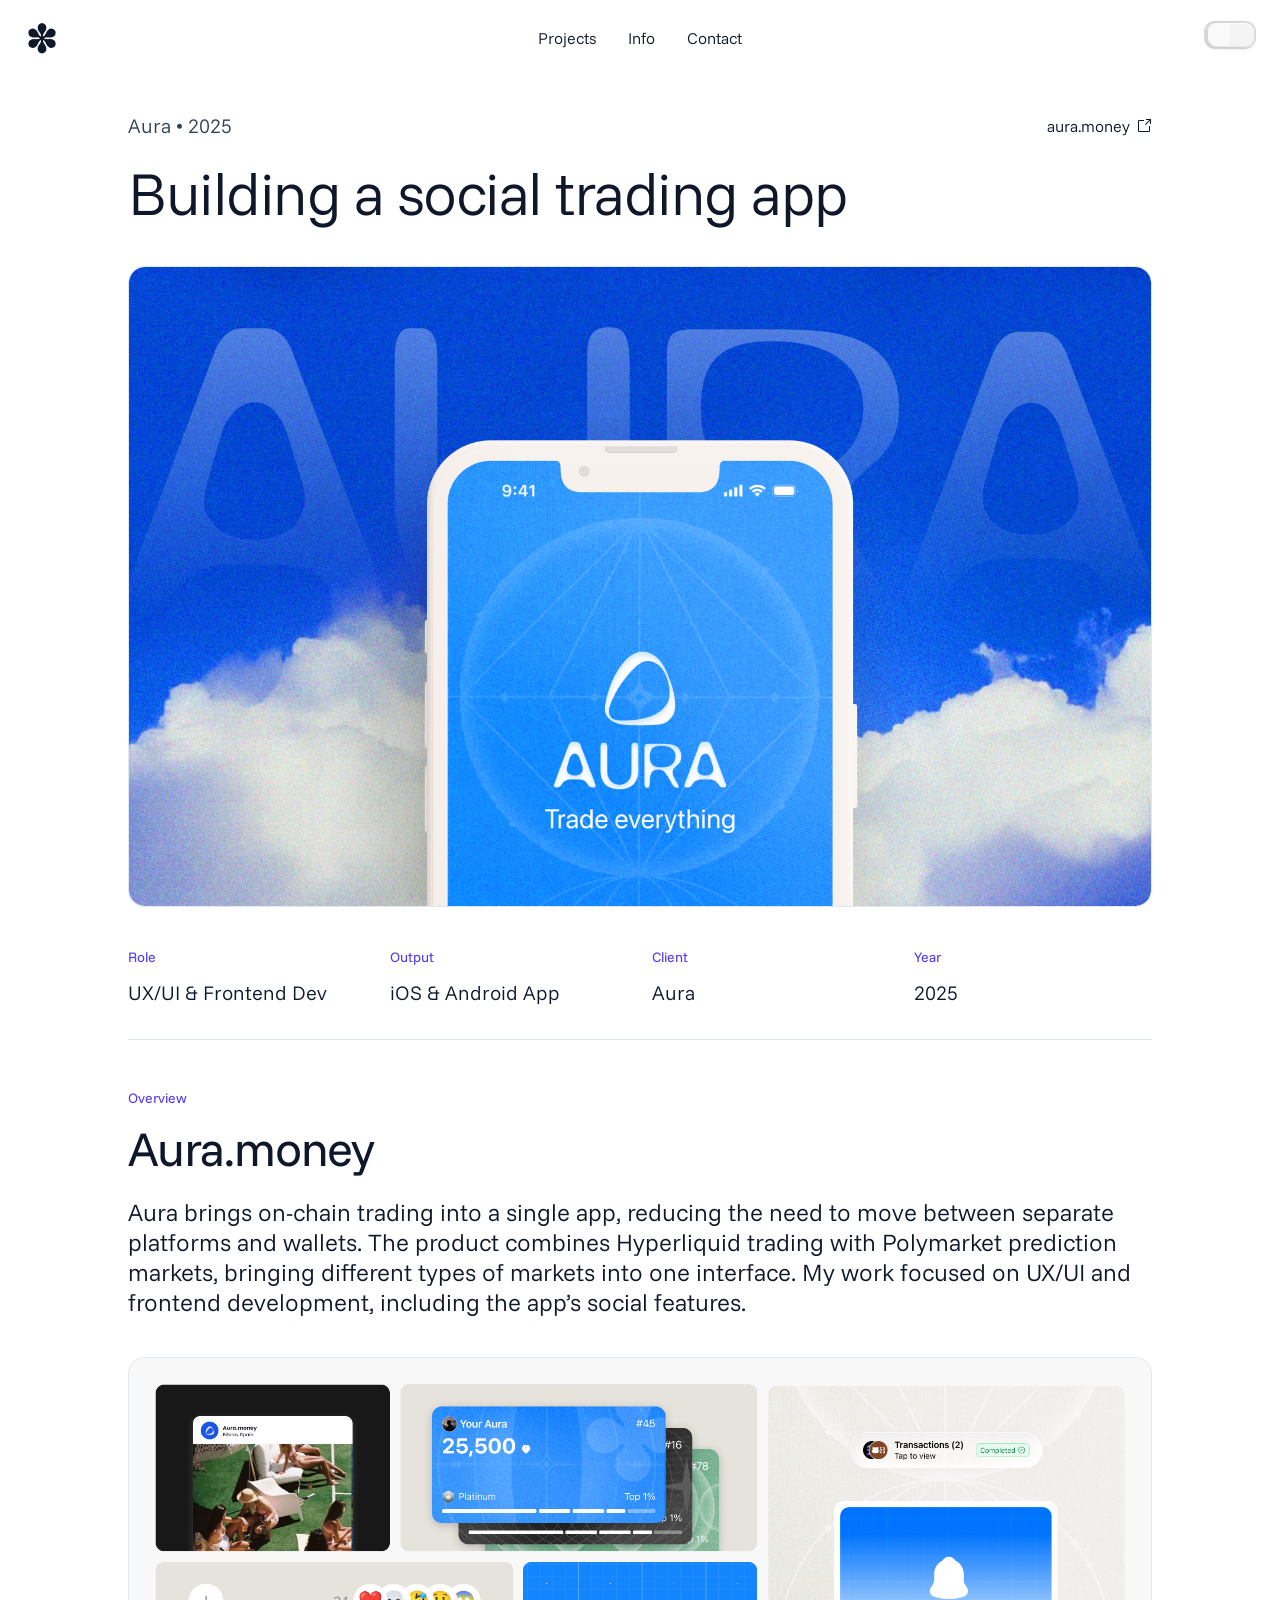
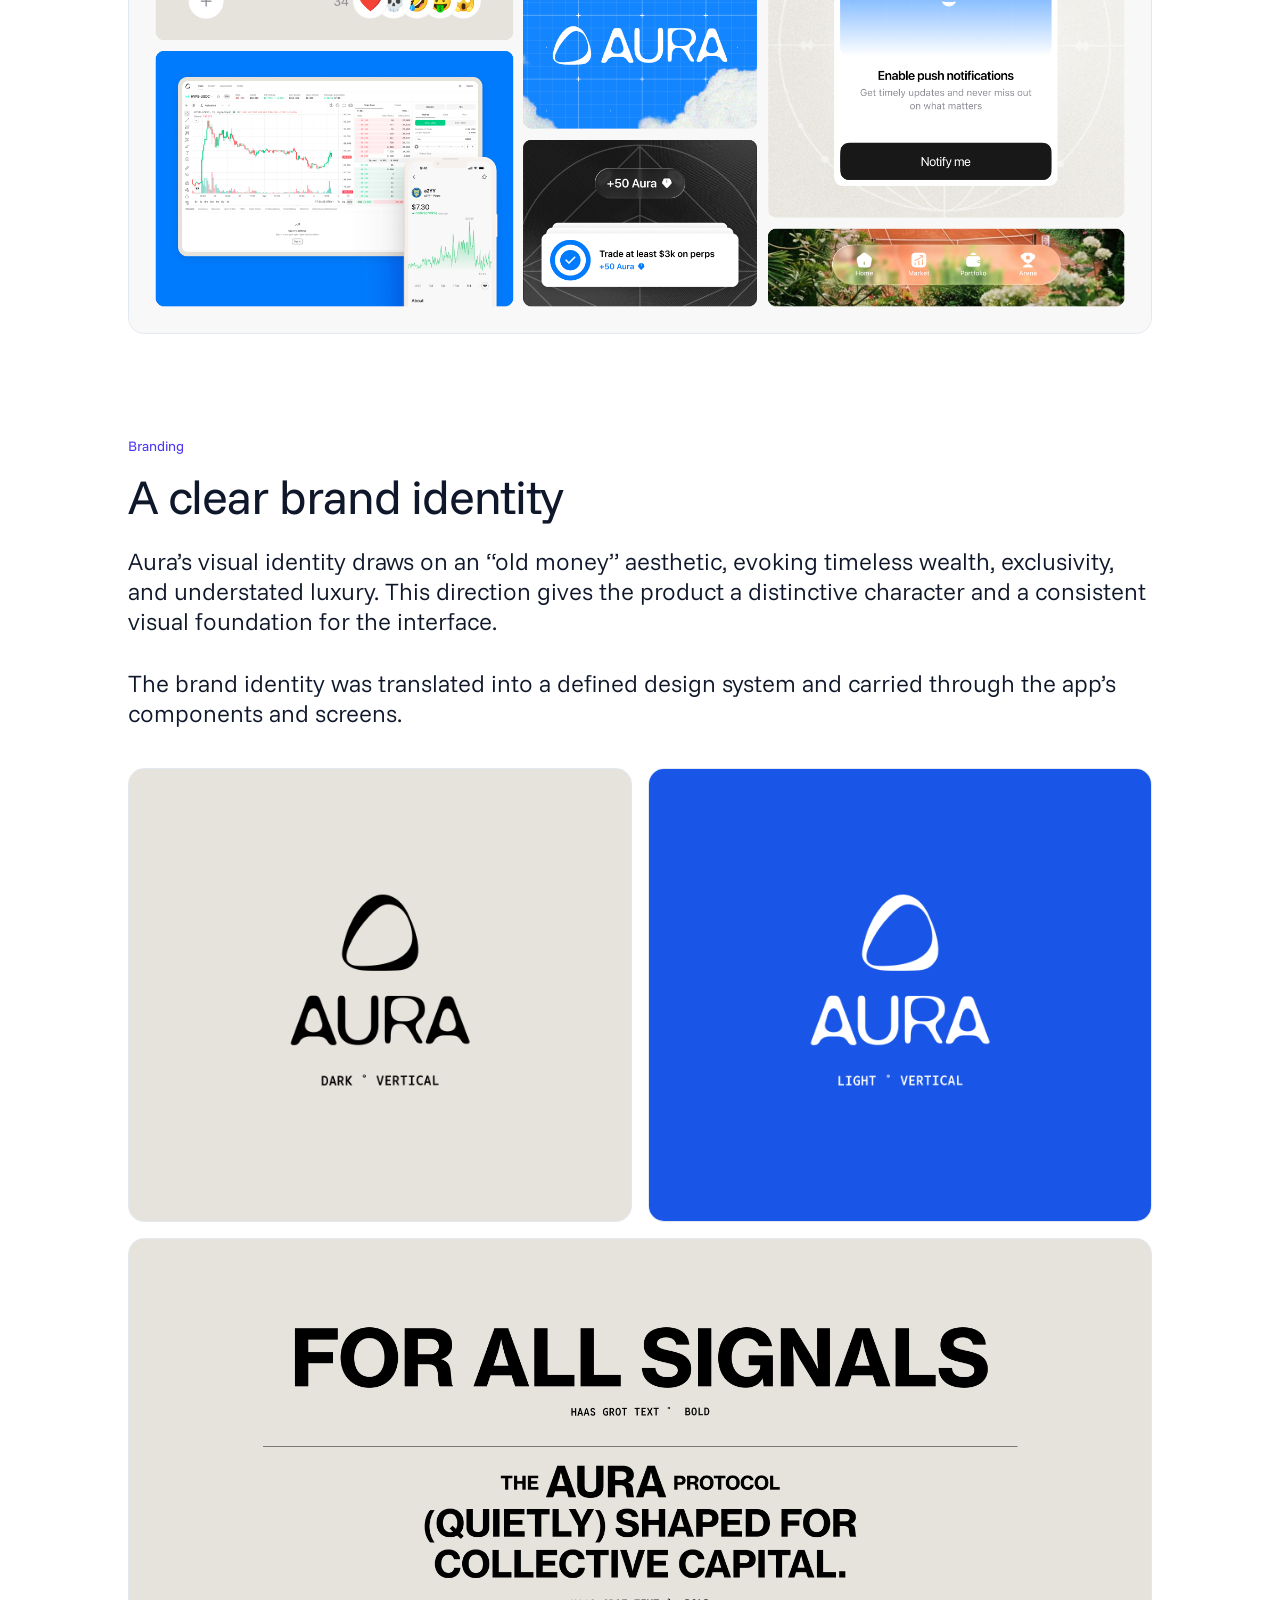
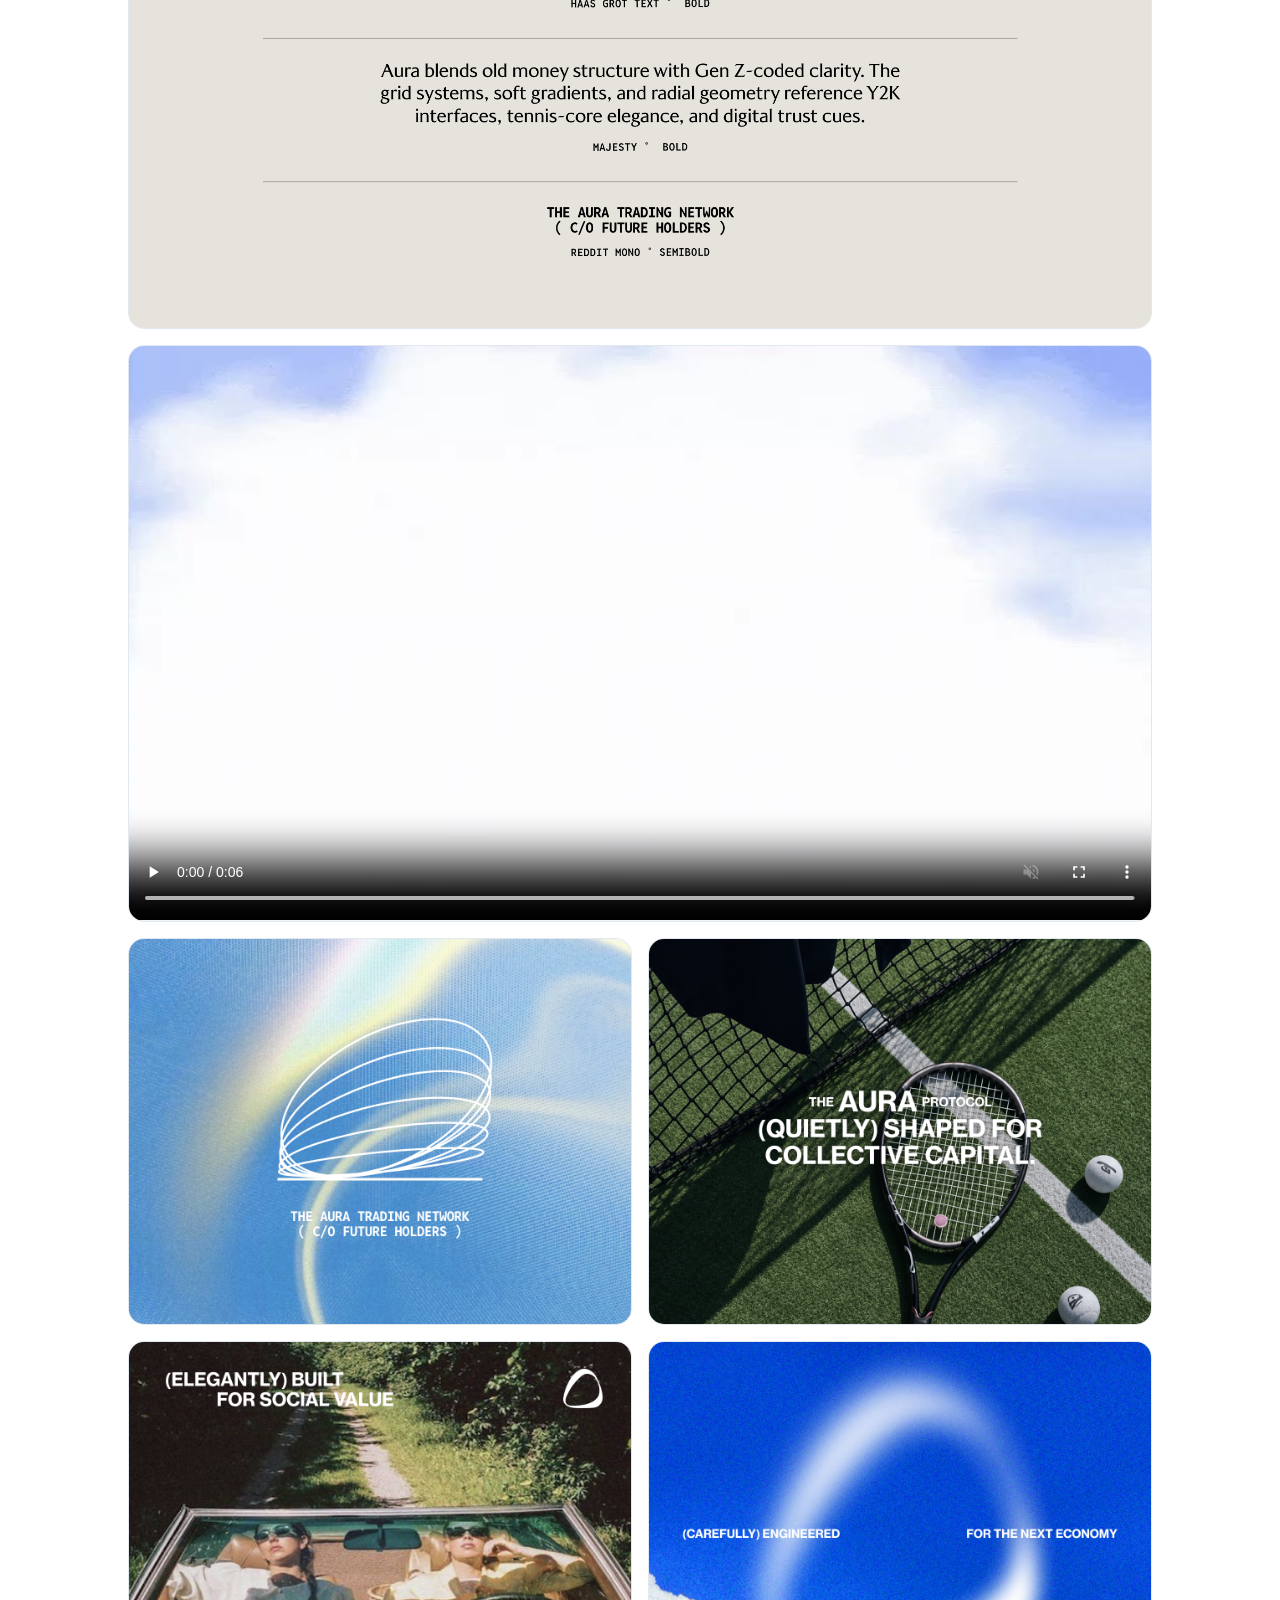
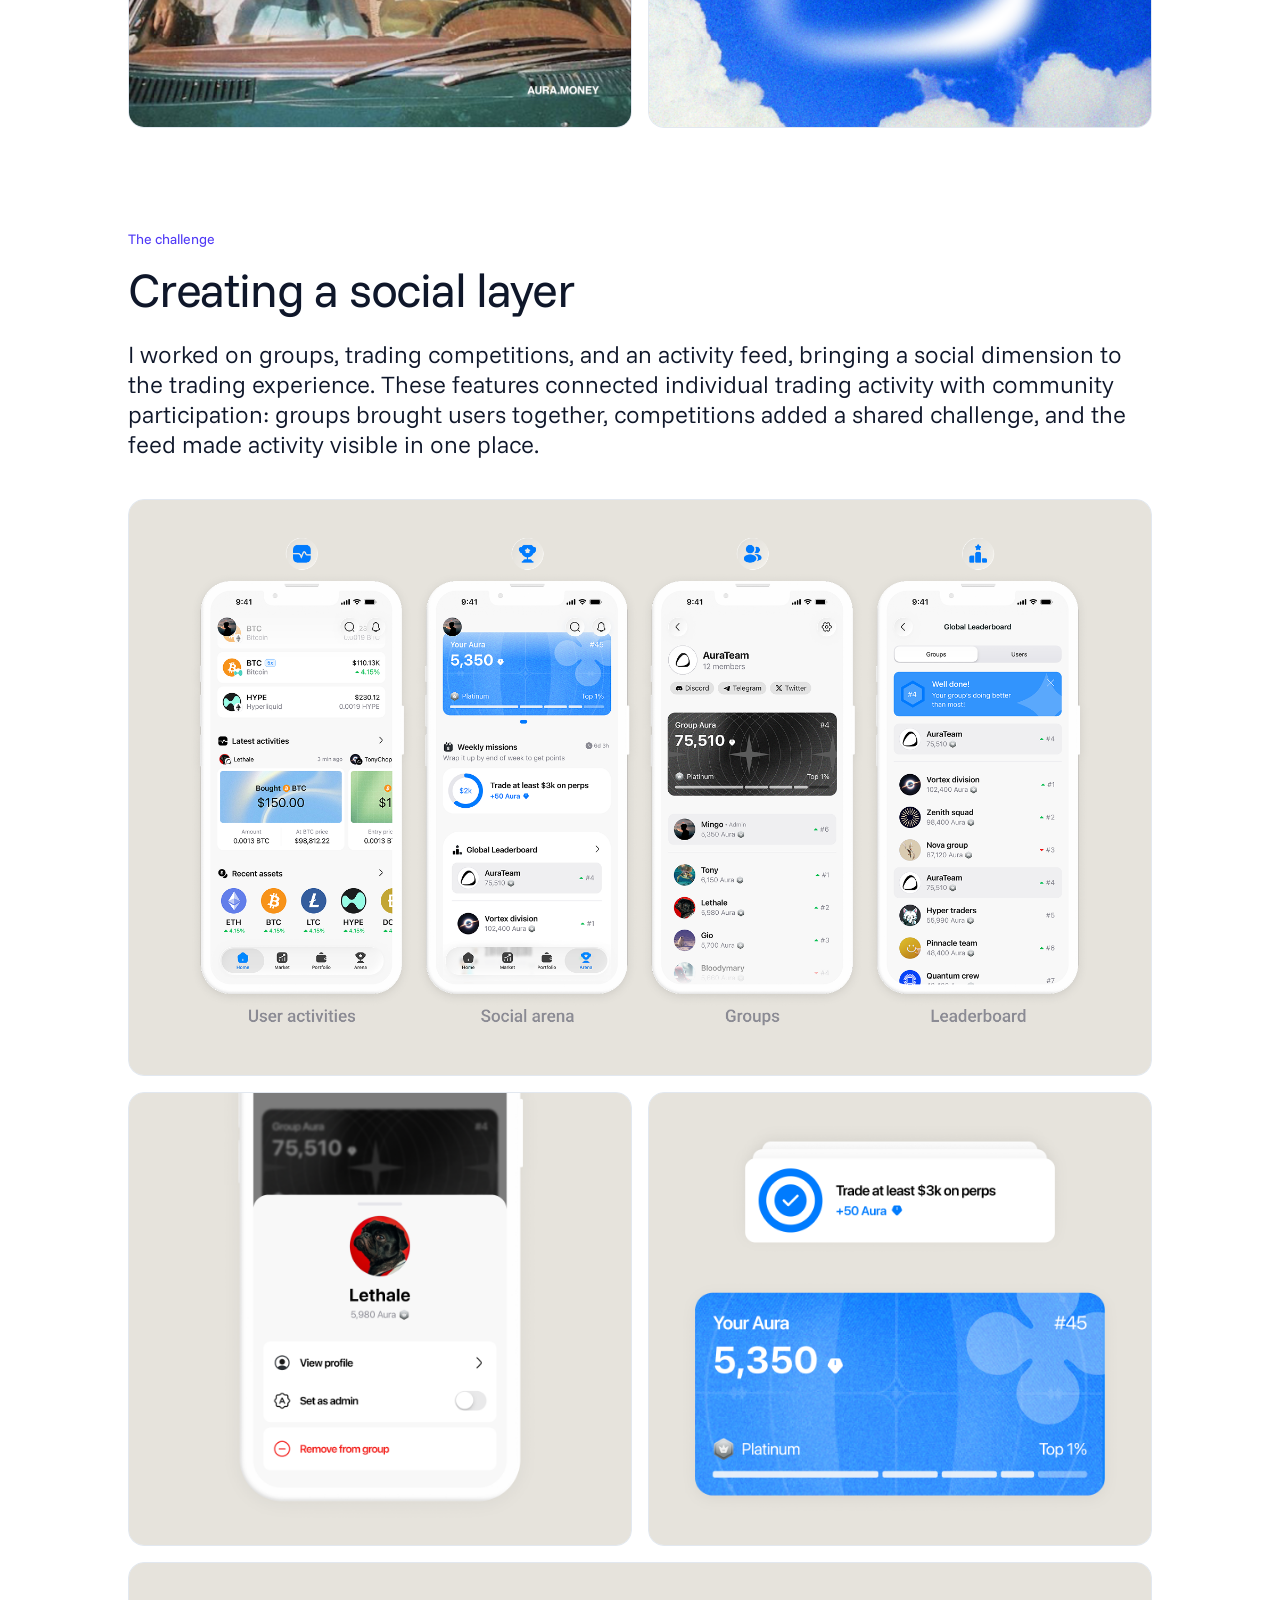
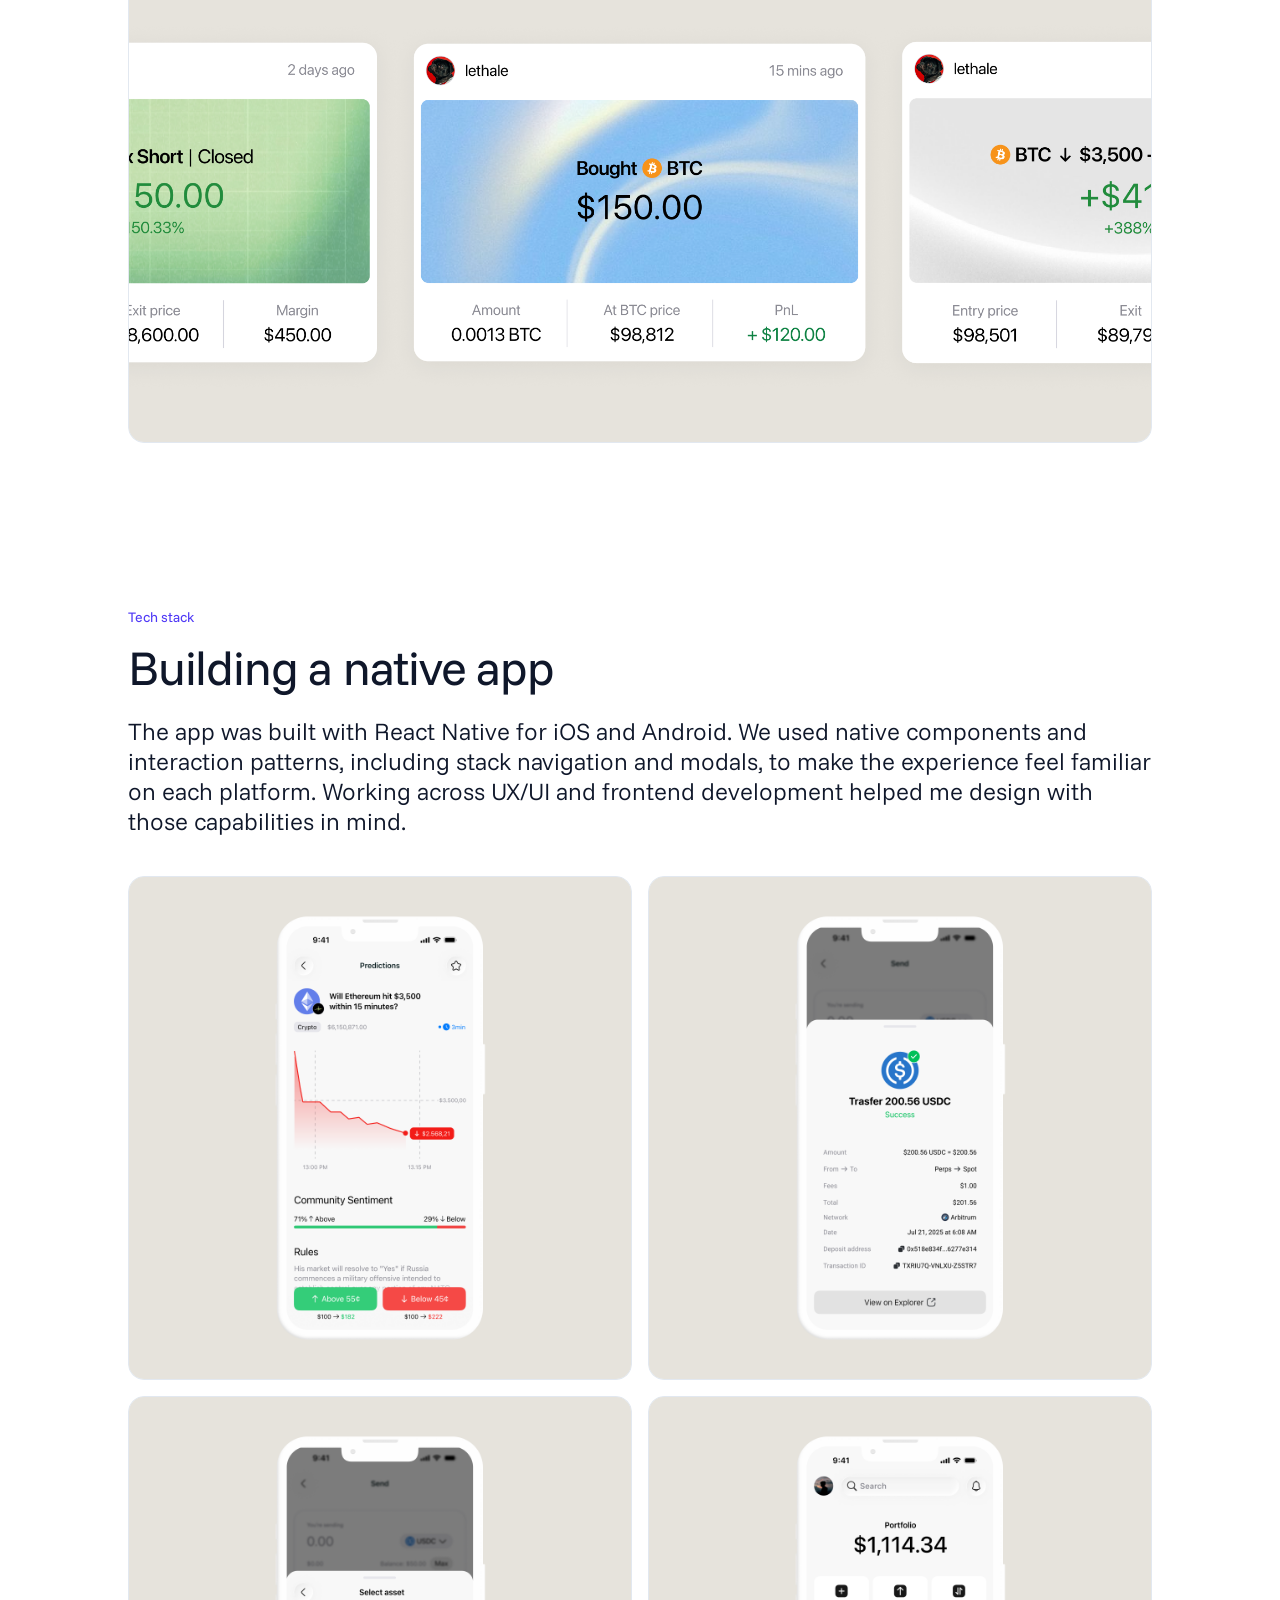
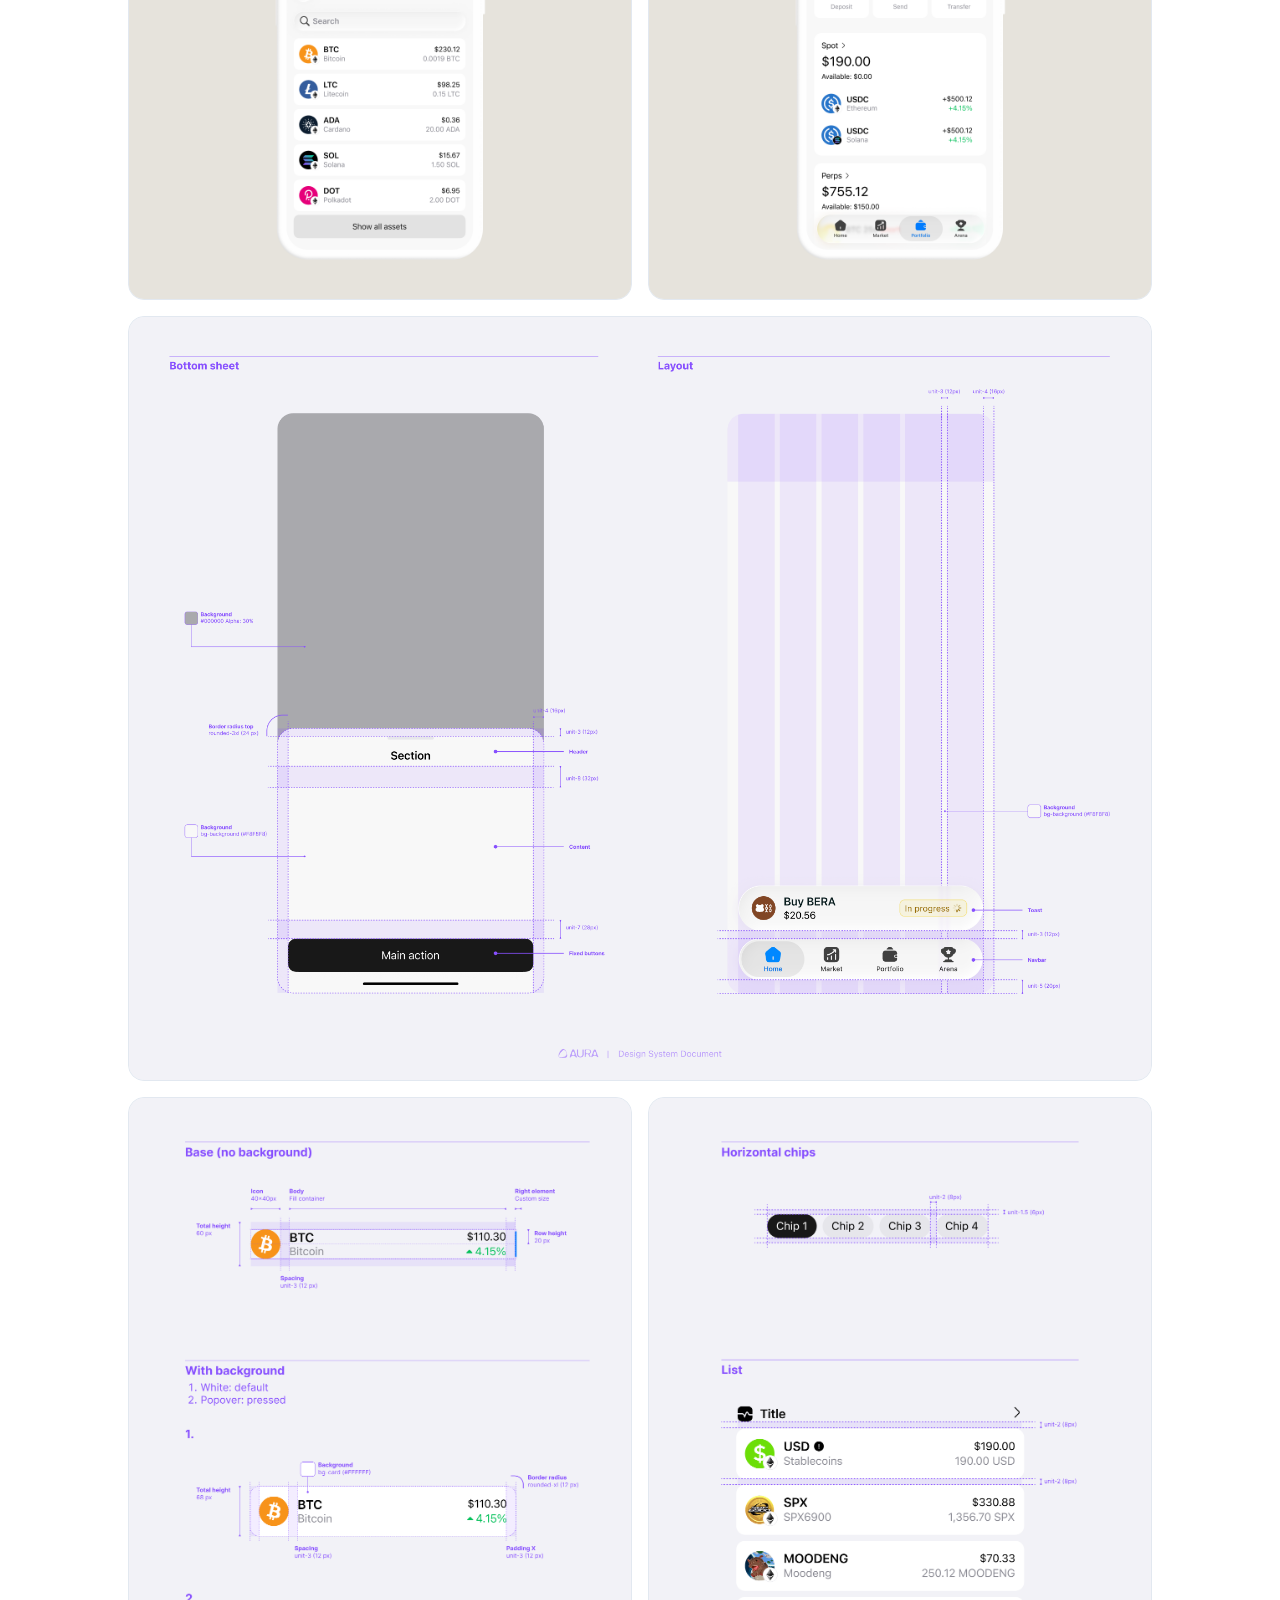
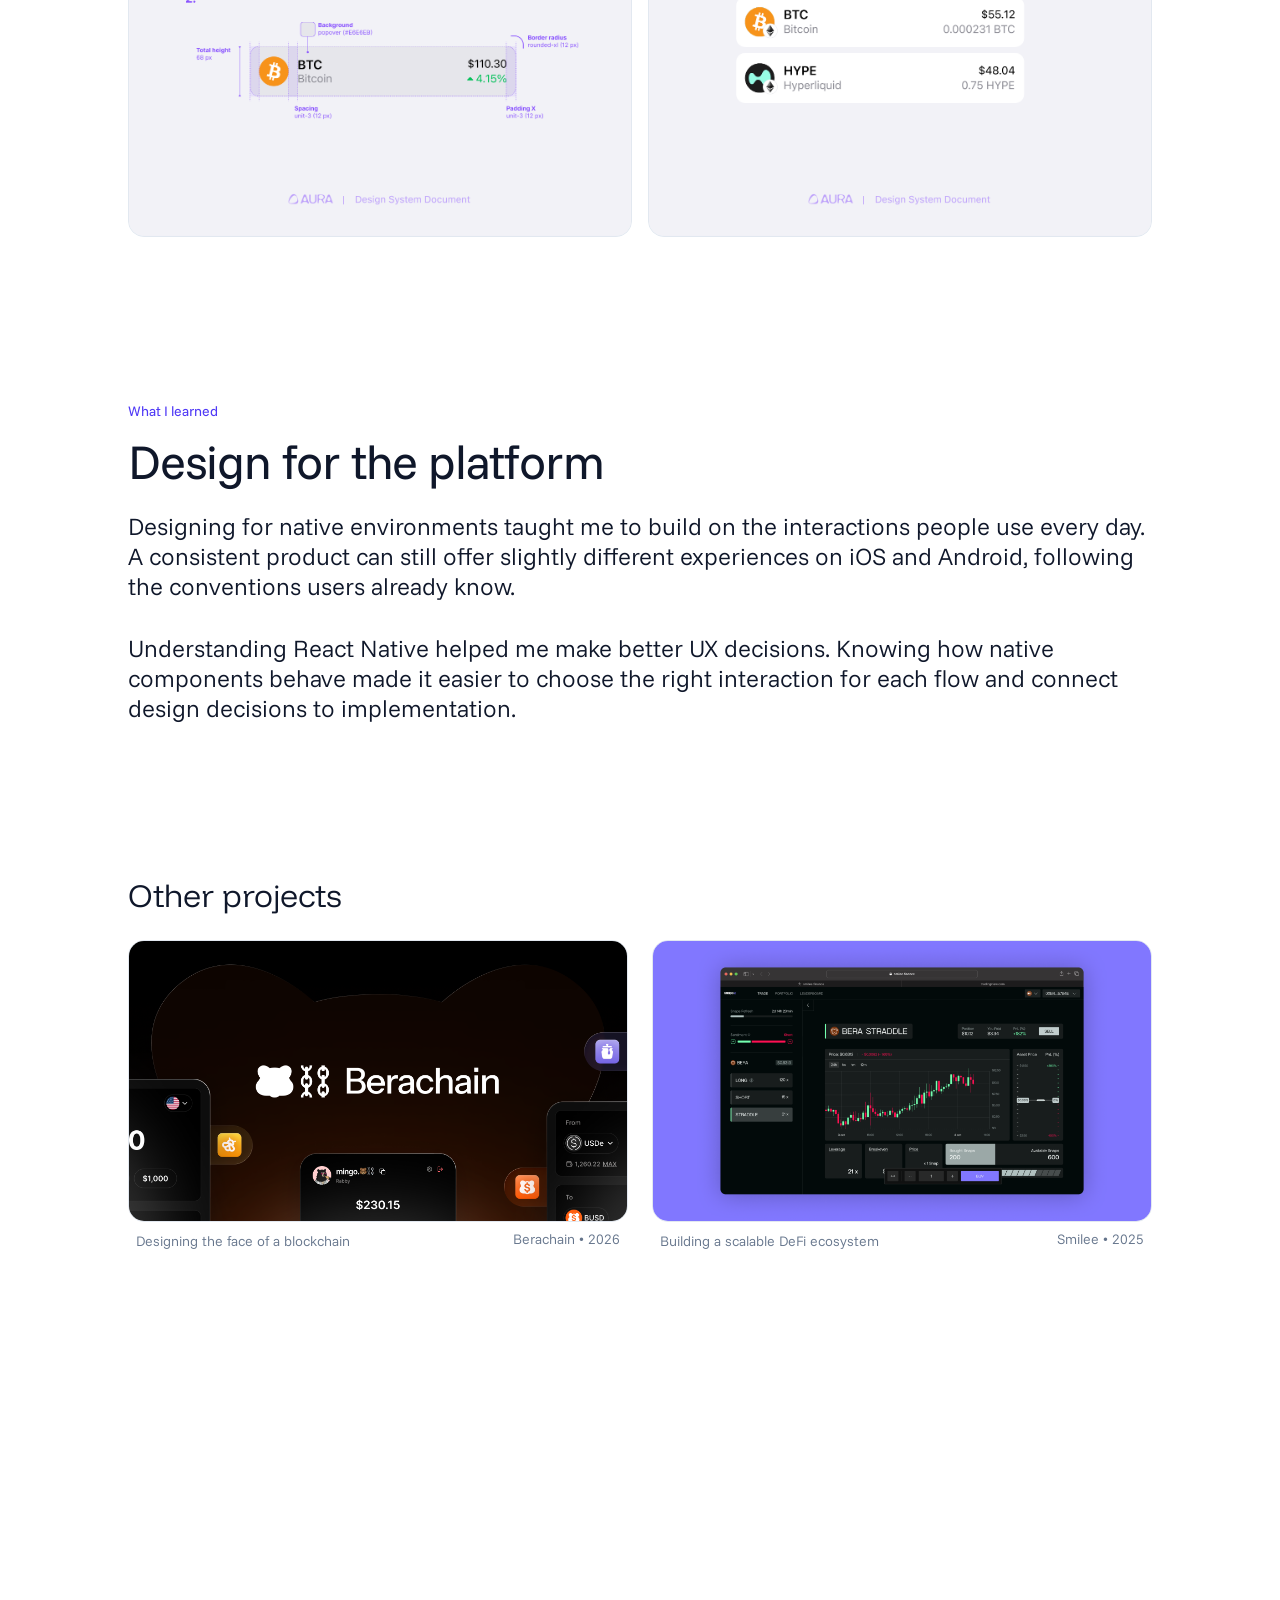
<file: projects/aura.html>
<!doctype html>
<html lang="en">
	<head>
		<meta charset="utf-8" />
		<meta name="viewport" content="width=device-width, initial-scale=1" />
		<script>
			try {
				const theme = localStorage.getItem('theme');
				if (theme === 'light' || theme === 'dark') document.documentElement.dataset.theme = theme;
			} catch {
				/* Use the system preference when storage is unavailable. */
			}
		</script>
		<noscript>
			<style>
				/* Keep JS video space reserved until hydration. Only no-JS uses the fallback. */
				.media-frame[data-media] > video[data-deferred] {
					display: none;
				}
				.media-frame[data-media][data-media-state] > img:not([data-preview]) {
					opacity: 1;
				}
				.media-frame[data-media] > .media-preview,
				.media-frame[data-media]::after {
					display: none;
				}
			</style>
		</noscript>
		
		<link href="/_app/immutable/assets/0.Bayv5SwZ.css" rel="stylesheet">
		<link href="/_app/immutable/assets/ProjectCard.CknThM-J.css" rel="stylesheet">
		<link href="/_app/immutable/assets/6.D0Aj9Muj.css" rel="stylesheet">
		<link rel="modulepreload" href="/_app/immutable/entry/start.CMeeshKE.js">
		<link rel="modulepreload" href="/_app/immutable/chunks/Big9_mfa.js">
		<link rel="modulepreload" href="/_app/immutable/chunks/CsI9m2ZH.js">
		<link rel="modulepreload" href="/_app/immutable/chunks/m8rS4o8h.js">
		<link rel="modulepreload" href="/_app/immutable/chunks/Bc11O1h5.js">
		<link rel="modulepreload" href="/_app/immutable/chunks/NLkZbKvm.js">
		<link rel="modulepreload" href="/_app/immutable/entry/app.oIXFRcF6.js">
		<link rel="modulepreload" href="/_app/immutable/chunks/BXl3LOEh.js">
		<link rel="modulepreload" href="/_app/immutable/chunks/DsnmJJEf.js">
		<link rel="modulepreload" href="/_app/immutable/chunks/ByzYFYi9.js">
		<link rel="modulepreload" href="/_app/immutable/chunks/BhuIKg7_.js">
		<link rel="modulepreload" href="/_app/immutable/chunks/BGiacd6y.js">
		<link rel="modulepreload" href="/_app/immutable/nodes/0.BAcy5qYY.js">
		<link rel="modulepreload" href="/_app/immutable/chunks/BolvSn8E.js">
		<link rel="modulepreload" href="/_app/immutable/chunks/pFuOVO33.js">
		<link rel="modulepreload" href="/_app/immutable/chunks/Bazdk27Q.js">
		<link rel="modulepreload" href="/_app/immutable/chunks/D2S8ynfT.js">
		<link rel="modulepreload" href="/_app/immutable/chunks/CaBG30Z9.js">
		<link rel="modulepreload" href="/_app/immutable/chunks/DyGXjPGR.js">
		<link rel="modulepreload" href="/_app/immutable/nodes/6.Cc0JsB6q.js">
		<link rel="modulepreload" href="/_app/immutable/chunks/D9rnoYAm.js">
		<link rel="modulepreload" href="/_app/immutable/chunks/T5RaJm5C.js">
		<link rel="modulepreload" href="/_app/immutable/chunks/BtDT2MiD.js">
		<link rel="modulepreload" href="/_app/immutable/chunks/CagCdIuZ.js"><!--[--><link rel="icon" href="data:image/svg+xml,%3csvg%20width='128'%20height='128'%20viewBox='0%200%20128%20128'%20fill='none'%20xmlns='http://www.w3.org/2000/svg'%3e%3crect%20width='128'%20height='128'%20rx='40'%20fill='white'/%3e%3cpath%20d='M64.0488%20111C61.6282%20111%2059.6831%20110.006%2058.2134%20108.018C56.7438%20106.029%2056.009%20103.565%2056.009%20100.626C56.009%2097.341%2057.176%2092.4134%2059.5102%2085.8432C61.8443%2079.1001%2063.0114%2072.4435%2063.0114%2065.8733C60.1586%2067.6023%2057.6515%2069.3746%2055.4903%2071.19C53.329%2073.0054%2051.4271%2074.8209%2049.7846%2076.6363C47.6234%2079.0569%2045.4621%2081.3911%2043.3009%2083.6388C41.1396%2085.8%2038.9784%2087.5722%2036.8171%2088.9554C34.6559%2090.3386%2032.4514%2091.0302%2030.2037%2091.0302C28.1289%2091.0302%2026.3567%2090.3386%2024.8871%2088.9554C23.4174%2087.4858%2022.6826%2085.8%2022.6826%2083.8981C22.6826%2081.7369%2023.5903%2079.7053%2025.4058%2077.8034C27.2212%2075.8151%2030.0308%2074.3022%2033.8346%2073.2648C35.7365%2072.7461%2037.7249%2072.2274%2039.7997%2071.7087C41.9609%2071.1036%2044.2518%2070.5849%2046.6724%2070.1526C51.3407%2069.2017%2056.4412%2067.1701%2061.974%2064.0579C56.4412%2060.9457%2051.1678%2058.8709%2046.1537%2057.8335C41.3125%2056.7961%2037.0333%2055.7587%2033.3159%2054.7213C29.685%2053.5975%2027.0051%2052.0846%2025.2761%2050.1827C23.5471%2048.1944%2022.6826%2046.1196%2022.6826%2043.9584C22.6826%2041.97%2023.3742%2040.3275%2024.7574%2039.0307C26.2271%2037.734%2028.0857%2037.0856%2030.3334%2037.0856C32.6676%2037.0856%2035.0449%2037.9501%2037.4655%2039.6791C39.8861%2041.3216%2042.2635%2043.3532%2044.5976%2045.7738C46.9318%2048.1944%2049.0498%2050.4853%2050.9517%2052.6465C53.891%2056.0181%2057.9109%2059.2167%2063.0114%2062.2425V60.5567C63.0114%2057.9632%2062.8817%2055.6291%2062.6224%2053.5543C62.4495%2051.393%2062.1037%2049.5344%2061.585%2047.9783C60.8934%2045.9035%2060.1153%2043.5693%2059.2508%2040.9758C58.4728%2038.3823%2057.7812%2035.8753%2057.176%2033.4547C56.5709%2030.9477%2056.2683%2028.9593%2056.2683%2027.4897C56.2683%2024.4639%2057.0031%2022.0001%2058.4728%2020.0982C60.0289%2018.1099%2061.974%2017.1157%2064.3081%2017.1157C66.5558%2017.1157%2068.4577%2018.0667%2070.0138%2019.9686C71.5699%2021.8705%2072.348%2024.3775%2072.348%2027.4897C72.348%2030.6019%2071.1809%2035.616%2068.8468%2042.5319C66.5126%2049.3615%2065.3455%2055.9316%2065.3455%2062.2425C67.161%2061.0322%2068.5874%2060.1244%2069.6248%2059.5193C70.6622%2058.8277%2071.5267%2058.2225%2072.2183%2057.7038C72.9099%2057.0987%2073.6879%2056.4071%2074.5524%2055.6291C75.4169%2054.7646%2076.6272%2053.5543%2078.1833%2051.9982C84.2348%2045.3415%2088.4708%2041.192%2090.8914%2039.5494C93.312%2037.9069%2095.8191%2037.0856%2098.4126%2037.0856C100.487%2037.0856%20102.216%2037.734%20103.6%2039.0307C104.983%2040.3275%20105.674%2041.97%20105.674%2043.9584C105.674%2046.1196%20104.81%2048.1512%20103.081%2050.0531C101.438%2051.8685%2098.7151%2053.3814%2094.9113%2054.5917C93.0959%2055.1968%2091.1075%2055.7587%2088.9463%2056.2774C86.8715%2056.7961%2084.6238%2057.3148%2082.2032%2057.8335C77.4485%2058.8709%2072.1751%2060.9457%2066.3829%2064.0579C69.1493%2065.614%2071.786%2066.9107%2074.2931%2067.9481C76.8866%2068.8991%2079.3936%2069.6339%2081.8142%2070.1526C86.5689%2071.19%2090.805%2072.2706%2094.5223%2073.3945C98.3261%2074.4319%20101.136%2075.9015%20102.951%2077.8034C104.767%2079.7053%20105.674%2081.7369%20105.674%2083.8981C105.674%2085.8%20104.939%2087.4858%20103.47%2088.9554C102.087%2090.3386%20100.271%2091.0302%2098.0235%2091.0302C96.1216%2091.0302%2094.1333%2090.3818%2092.0585%2089.0851C89.9837%2087.7883%2087.9521%2086.2322%2085.9638%2084.4168C83.9755%2082.5149%2082.16%2080.6562%2080.5175%2078.8408C78.9614%2077.0254%2077.7078%2075.5989%2076.7569%2074.5615C74.855%2072.4003%2071.0512%2069.5042%2065.3455%2065.8733V67.5591C65.3455%2073.0054%2066.4694%2079.1866%2068.7171%2086.1026C70.9648%2093.0185%2072.0886%2097.8597%2072.0886%20100.626C72.0886%20103.652%2071.3106%20106.116%2069.7545%20108.018C68.1984%20110.006%2066.2965%20111%2064.0488%20111Z'%20fill='black'/%3e%3c/svg%3e"/><!--]-->
	</head>
	<body data-sveltekit-preload-data="hover">
		<div style="display: contents"><!--[--><!--[--><!----><div class="isolate min-h-screen bg-background text-foreground-1"><header data-menu-open="false" class="fixed top-0 left-0 z-50 w-full px-4 py-5 transition-transform md:px-6 motion-base translate-y-0 svelte-1elxaub"><div class="header-surface relative z-50 flex items-center justify-between svelte-1elxaub"><a href="/" class="flex h-9 w-9 items-center justify-center font-display text-3xl leading-none text-foreground-1 svelte-1elxaub" aria-label="Alessandro Quets — Home"><span aria-hidden="true">✽</span></a> <nav class="hidden items-center gap-8 md:absolute md:left-1/2 md:flex md:-translate-x-1/2"><!--[--><a href="/projects" class="text-foreground-1 transition-colors hover:underline underline svelte-1elxaub"><span class="scramble-label"><span class="scramble-original">Projects</span><span class="scramble-output" aria-hidden="true"></span></span><!----></a><a href="/info" class="text-foreground-1 transition-colors hover:underline svelte-1elxaub"><span class="scramble-label"><span class="scramble-original">Info</span><span class="scramble-output" aria-hidden="true"></span></span><!----></a><a href="/contact" class="text-foreground-1 transition-colors hover:underline svelte-1elxaub"><span class="scramble-label"><span class="scramble-original">Contact</span><span class="scramble-output" aria-hidden="true"></span></span><!----></a><!--]--></nav> <div class="flex items-center gap-4"><div class="hidden md:block"><button class="theme-switch svelte-mls84d" type="button" role="switch" aria-label="Dark theme" aria-checked="false"><span class="thumb svelte-mls84d" aria-hidden="true"></span></button><!----></div> <button class="relative z-50 flex h-6 w-6 flex-col items-center justify-center gap-1.5 text-foreground-1 md:hidden svelte-1elxaub" aria-label="Open menu" aria-expanded="false"><span class="block h-0.5 w-5 bg-foreground-1 transition-transform motion-base svelte-1elxaub"></span> <span class="block h-0.5 w-5 bg-foreground-1 transition-transform motion-base svelte-1elxaub"></span></button></div></div> <nav class="mobile-menu fixed inset-0 z-40 flex h-dvh flex-col items-center justify-center gap-8 bg-background md:hidden svelte-1elxaub" data-open="false" data-keyboard="false" inert aria-hidden="true" aria-label="Mobile navigation"><!--[--><a href="/projects" class="text-2xl text-foreground-1 hover:underline underline svelte-1elxaub" style="--item-delay: 0ms"><span class="scramble-label"><span class="scramble-original">Projects</span><span class="scramble-output" aria-hidden="true"></span></span><!----></a><a href="/info" class="text-2xl text-foreground-1 hover:underline svelte-1elxaub" style="--item-delay: 50ms"><span class="scramble-label"><span class="scramble-original">Info</span><span class="scramble-output" aria-hidden="true"></span></span><!----></a><a href="/contact" class="text-2xl text-foreground-1 hover:underline svelte-1elxaub" style="--item-delay: 100ms"><span class="scramble-label"><span class="scramble-original">Contact</span><span class="scramble-output" aria-hidden="true"></span></span><!----></a><!--]--> <button class="theme-switch svelte-mls84d" type="button" role="switch" aria-label="Dark theme" aria-checked="false"><span class="thumb svelte-mls84d" aria-hidden="true"></span></button><!----></nav></header><!----> <main class="relative z-10 min-h-screen rounded-b-xl bg-background p-4 pt-14 pb-20 md:p-6 md:pt-20 md:pb-32"><!----><article class="mx-auto max-w-5xl space-y-10 pb-20"><section class="pt-8" aria-label="Project intro"><div class="space-y-5"><div class="flex flex-wrap items-center justify-between gap-x-5 gap-y-2"><p class="text-lg text-foreground-2">Aura • 2025</p> <!--[--><div class="flex flex-wrap gap-x-5 gap-y-2"><!--[--><a href="https://aura.money/" class="text-base inline-flex items-center gap-1.5 underline-offset-4 transition-colors hover:underline" target="_blank" rel="noopener noreferrer"><span class="scramble-label"><span class="scramble-original">aura.money</span><span class="scramble-output" aria-hidden="true"></span></span><!----> <!--[--><!----><svg xmlns="http://www.w3.org/2000/svg" viewBox="0 0 32 32" fill="currentColor" preserveAspectRatio="xMidYMid meet" width="16" height="16" aria-hidden="true"><!--[!--><!--]--><path d="M26,28H6a2.0027,2.0027,0,0,1-2-2V6A2.0027,2.0027,0,0,1,6,4H16V6H6V26H26V16h2V26A2.0027,2.0027,0,0,1,26,28Z"></path><path d="M20 2 20 4 26.586 4 18 12.586 19.414 14 28 5.414 28 12 30 12 30 2 20 2z"></path></svg><!----><!--]--><!----></a><!--]--></div><!--]--></div> <h1 class="md:text-6xl max-w-4xl text-4xl tracking-tight text-foreground-1 sm:text-5xl">Building a social trading app</h1></div></section> <!--[!--><!--[--><figure class="overflow-hidden rounded-xl border border-border bg-surface-1"><!----><div data-media="" data-media-state="loading" data-media-instant="" class="media-frame"><!--[--><img data-preview="" src="[data-uri]" alt="" aria-hidden="true" class="media-preview"/><!--]--> <!--[!--><img src="/media/aura-cover.png" alt="Aura trading app on a phone against a blue sky and clouds" width="1920" height="1080" loading="eager" fetchpriority="high" decoding="async" class="block aspect-[16/10] w-full object-cover"/><!--]--></div><!----><!----></figure><!--]--><!--]--> <section class="border-b border-border pb-8" aria-label="Project metadata"><dl class="grid gap-6 sm:grid-cols-2 lg:grid-cols-4"><!--[--><div><dt class="mb-3 text-sm font-normal tracking-normal text-primary">Role</dt> <dd class="mt-1 text-lg text-foreground-1">UX/UI &amp; Frontend Dev</dd></div><!--]--> <!--[--><div><dt class="mb-3 text-sm font-normal tracking-normal text-primary">Output</dt> <dd class="mt-1 text-lg text-foreground-1">iOS &amp; Android App</dd></div><!--]--> <!--[--><div><dt class="mb-3 text-sm font-normal tracking-normal text-primary">Client</dt> <dd class="mt-1 text-lg text-foreground-1">Aura</dd></div><!--]--> <div><dt class="mb-3 text-sm font-normal tracking-normal text-primary">Year</dt> <dd class="mt-1 text-lg text-foreground-1">2025</dd></div></dl></section> <!--[--><section id="overview" class="pt-2"><div id="content" class="rich-text rich-text--project prose md:prose-lg"><!----><h1>Overview</h1><h2>Aura.money</h2><p>Aura brings on-chain trading into a single app, reducing the need to move between separate platforms and wallets. The product combines Hyperliquid trading with Polymarket prediction markets, bringing different types of markets into one interface. My work focused on UX/UI and frontend development, including the app’s social features.</p><div class="media-layout media-layout--grid"><div class="media-layout-row media-layout-row--columns-1"><span data-media data-media-state="loading" class="media-frame"><img data-preview src="[data-uri]" alt="" aria-hidden="true" class="media-preview" /><img src="/media/aura-bento.png" alt="Aura brand and product presentation" width="1920" height="1080" loading="lazy" /></span></div></div><p><br /></p><h1>Branding</h1><h2>A clear brand identity</h2><p>Aura’s visual identity draws on an “old money” aesthetic, evoking timeless wealth, exclusivity, and understated luxury. This direction gives the product a distinctive character and a consistent visual foundation for the interface.</p><p>The brand identity was translated into a defined design system and carried through the app’s components and screens.</p><div class="media-layout media-layout--grid"><div class="media-layout-row media-layout-row--columns-2"><span data-media data-media-state="loading" class="media-frame"><img data-preview src="[data-uri]" alt="" aria-hidden="true" class="media-preview" /><img src="/media/aura-logo-dark.png" alt="Aura logo dark on light background" width="1200" height="1080" loading="lazy" /></span><span data-media data-media-state="loading" class="media-frame"><img data-preview src="[data-uri]" alt="" aria-hidden="true" class="media-preview" /><img src="/media/aura-logo-light.png" alt="Aura logo light on dark background" width="1200" height="1080" loading="lazy" /></span></div><div class="media-layout-row media-layout-row--columns-1"><span data-media data-media-state="loading" class="media-frame"><img data-preview src="[data-uri]" alt="" aria-hidden="true" class="media-preview" /><img src="/media/aura-typography.png" alt="Aura typographic styles and compositions" width="1920" height="1296" loading="lazy" /></span></div><div class="media-layout-row media-layout-row--columns-1"><div data-media data-media-state="loading" class="media-frame"><img data-preview src="[data-uri]" alt="" aria-hidden="true" class="media-preview" /><video data-deferred preload="none" poster="[data-uri]" data-src="/media/aura-x-polymarke.webm" data-autoplay muted loop playsinline></video><noscript><video controls preload="none" poster="[data-uri]" src="/media/aura-x-polymarke.webm" muted loop playsinline></video></noscript></div></div><div class="media-layout-row media-layout-row--columns-2"><span data-media data-media-state="loading" class="media-frame"><img data-preview src="[data-uri]" alt="" aria-hidden="true" class="media-preview" /><img src="/media/aura-imagery-1.png" alt="Aura graphic with text" width="1200" height="920" loading="lazy" /></span><span data-media data-media-state="loading" class="media-frame"><img data-preview src="[data-uri]" alt="" aria-hidden="true" class="media-preview" /><img src="/media/aura-imagery-3.png" alt="Aura graphic with image and text" width="1200" height="920" loading="lazy" /></span></div><div class="media-layout-row media-layout-row--columns-2"><span data-media data-media-state="loading" class="media-frame"><img data-preview src="[data-uri]" alt="" aria-hidden="true" class="media-preview" /><img src="/media/aura-imagery-2.png" alt="Aura graphic with image and text" width="1200" height="920" loading="lazy" /></span><span data-media data-media-state="loading" class="media-frame"><img data-preview src="[data-uri]" alt="" aria-hidden="true" class="media-preview" /><img src="/media/aura-imagery-4.png" alt="Aura graphic with text" width="1200" height="920" loading="lazy" /></span></div></div><p><br /></p><h1>The challenge</h1><h2>Creating a social layer</h2><p>I worked on groups, trading competitions, and an activity feed, bringing a social dimension to the trading experience. These features connected individual trading activity with community participation: groups brought users together, competitions added a shared challenge, and the feed made activity visible in one place.</p><div class="media-layout media-layout--grid"><div class="media-layout-row media-layout-row--columns-1"><span data-media data-media-state="loading" class="media-frame"><img data-preview src="[data-uri]" alt="" aria-hidden="true" class="media-preview" /><img src="/media/aura-social-features.png" alt="Aura social features screens" width="1920" height="1080" loading="lazy" /></span></div><div class="media-layout-row media-layout-row--columns-2"><span data-media data-media-state="loading" class="media-frame"><img data-preview src="[data-uri]" alt="" aria-hidden="true" class="media-preview" /><img src="/media/aura-group-user-actions.png" alt="Aura group user actions" width="1200" height="1080" loading="lazy" /></span><span data-media data-media-state="loading" class="media-frame"><img data-preview src="[data-uri]" alt="" aria-hidden="true" class="media-preview" /><img src="/media/aura-daily-missions.png" alt="Aura daily missions" width="1200" height="1080" loading="lazy" /></span></div><div class="media-layout-row media-layout-row--columns-1"><span data-media data-media-state="loading" class="media-frame"><img data-preview src="[data-uri]" alt="" aria-hidden="true" class="media-preview" /><img src="/media/aura-activity-cards.png" alt="Aura activity cards" width="1920" height="900" loading="lazy" /></span></div></div><p><br /></p><p><br /></p><h1>Tech stack</h1><h2>Building a native app</h2><p>The app was built with React Native for iOS and Android. We used native components and interaction patterns, including stack navigation and modals, to make the experience feel familiar on each platform. Working across UX/UI and frontend development helped me design with those capabilities in mind.</p><div class="media-layout media-layout--grid"><div class="media-layout-row media-layout-row--columns-2"><span data-media data-media-state="loading" class="media-frame"><img data-preview src="[data-uri]" alt="" aria-hidden="true" class="media-preview" /><img src="/media/aura-predictions.png" alt="Aura prediction page" width="1200" height="1200" loading="lazy" /></span><span data-media data-media-state="loading" class="media-frame"><img data-preview src="[data-uri]" alt="" aria-hidden="true" class="media-preview" /><img src="/media/aura-transfer-receipt.png" alt="Aura transfer receipt modal" width="1200" height="1200" loading="lazy" /></span></div><div class="media-layout-row media-layout-row--columns-2"><span data-media data-media-state="loading" class="media-frame"><img data-preview src="[data-uri]" alt="" aria-hidden="true" class="media-preview" /><img src="/media/aura-select-receipt.png" alt="Aura token selection modal" width="1200" height="1200" loading="lazy" /></span><span data-media data-media-state="loading" class="media-frame"><img data-preview src="[data-uri]" alt="" aria-hidden="true" class="media-preview" /><img src="/media/aura-portoflio.png" alt="Aura portfolio page" width="1200" height="1200" loading="lazy" /></span></div><div class="media-layout-row media-layout-row--columns-1"><span data-media data-media-state="loading" class="media-frame"><img data-preview src="[data-uri]" alt="" aria-hidden="true" class="media-preview" /><img src="/media/aura-design-document-3.png" alt="Aura design document" width="1920" height="1432" loading="lazy" /></span></div><div class="media-layout-row media-layout-row--columns-2"><span data-media data-media-state="loading" class="media-frame"><img data-preview src="[data-uri]" alt="" aria-hidden="true" class="media-preview" /><img src="/media/aura-design-document-1.png" alt="Aura design document" width="1200" height="1765" loading="lazy" /></span><span data-media data-media-state="loading" class="media-frame"><img data-preview src="[data-uri]" alt="" aria-hidden="true" class="media-preview" /><img src="/media/aura-design-document-2.png" alt="Aura design document" width="1200" height="1765" loading="lazy" /></span></div></div><p><br /></p><p><br /></p><h1>What I learned</h1><h2>Design for the platform</h2><p>Designing for native environments taught me to build on the interactions people use every day. A consistent product can still offer slightly different experiences on iOS and Android, following the conventions users already know.</p><p>Understanding React Native helped me make better UX decisions. Knowing how native components behave made it easier to choose the right interaction for each flow and connect design decisions to implementation.</p><!----></div></section><!--]--> <!--[--><section class="pt-20 md:pt-28" aria-labelledby="other-projects-heading"><h2 id="other-projects-heading" class="mb-6 font-display text-2xl text-foreground-1">Other projects</h2> <ul class="grid grid-cols-2 gap-4 md:gap-6"><!--[--><li class="min-w-0 list-none"><a href="/projects/berachain" class="group block svelte-oviq8z"><div class="overflow-clip rounded-xl border border-border bg-surface-1"><div class="bg-white ring-primary/30 group-focus-visible:ring-2 dark:bg-surface-1"><!--[!--><!--[--><!----><div data-media="" data-media-state="loading" class="media-frame"><!--[--><img data-preview="" src="[data-uri]" alt="" aria-hidden="true" class="media-preview"/><!--]--> <!--[!--><img src="/media/berachain-cover.png" alt="Berachain landing page hero section" width="1920" height="1080" loading="lazy" fetchpriority="auto" decoding="async" class="block aspect-video w-full object-cover transition-transform motion-base group-hover:scale-110 group-focus-visible:scale-110"/><!--]--></div><!----><!--]--><!--]--></div></div> <div class="mt-2 flex items-baseline justify-between gap-3.5 text-sm leading-snug text-foreground-3"><p class="m-0 flex min-w-0 flex-1 items-center gap-2"><span class="h-1.5 w-0 shrink-0 rounded-full bg-foreground-1 opacity-0 transition-all motion-base group-hover:w-3 group-hover:opacity-100 group-focus-visible:w-3 group-focus-visible:opacity-100"></span> <span class="min-w-0 truncate transition-colors motion-base group-hover:text-foreground-1 group-focus-visible:text-foreground-1">Designing the face of a blockchain</span></p> <p class="mx-2 shrink-0 whitespace-nowrap transition-colors motion-base group-hover:text-foreground-1 group-focus-visible:text-foreground-1">Berachain • 2026</p></div></a><!----></li><li class="min-w-0 list-none"><a href="/projects/smilee" class="group block svelte-oviq8z"><div class="overflow-clip rounded-xl border border-border bg-surface-1"><div class="bg-white ring-primary/30 group-focus-visible:ring-2 dark:bg-surface-1"><!--[!--><!--[--><!----><div data-media="" data-media-state="loading" class="media-frame"><!--[--><img data-preview="" src="[data-uri]" alt="" aria-hidden="true" class="media-preview"/><!--]--> <!--[!--><img src="/media/smilee-cover.png" alt="Smilee Finance cover" width="1920" height="1080" loading="lazy" fetchpriority="auto" decoding="async" class="block aspect-video w-full object-cover transition-transform motion-base group-hover:scale-110 group-focus-visible:scale-110"/><!--]--></div><!----><!--]--><!--]--></div></div> <div class="mt-2 flex items-baseline justify-between gap-3.5 text-sm leading-snug text-foreground-3"><p class="m-0 flex min-w-0 flex-1 items-center gap-2"><span class="h-1.5 w-0 shrink-0 rounded-full bg-foreground-1 opacity-0 transition-all motion-base group-hover:w-3 group-hover:opacity-100 group-focus-visible:w-3 group-focus-visible:opacity-100"></span> <span class="min-w-0 truncate transition-colors motion-base group-hover:text-foreground-1 group-focus-visible:text-foreground-1">Building a scalable DeFi ecosystem</span></p> <p class="mx-2 shrink-0 whitespace-nowrap transition-colors motion-base group-hover:text-foreground-1 group-focus-visible:text-foreground-1">Smilee • 2025</p></div></a><!----></li><!--]--></ul></section><!--]--></article> <!----><dialog class="project-gallery text-foreground-1 svelte-10c0g5b" aria-label="Project media gallery"><!--[!--><!--]--></dialog><!----><!----><!----></main> <div class="h-px" aria-hidden="true"></div> <footer data-theme="dark" data-reveal="false" class="svelte-jz8lnl"><div class="footer-content mx-auto max-w-7xl px-2 pt-12 pb-6 md:pt-16 svelte-jz8lnl"><div class="grid grid-cols-2 gap-10 md:grid-cols-[1.5fr_0.7fr_1fr] md:gap-12 svelte-jz8lnl"><div class="col-span-2 md:col-span-1 svelte-jz8lnl"><h2 class="font-display text-3xl leading-[1.1] whitespace-pre-line md:text-4xl svelte-jz8lnl">Make it clear.
Make it feel right.</h2></div> <nav aria-label="Footer navigation" class="svelte-jz8lnl"><ul class="space-y-2 svelte-jz8lnl"><!--[--><li class="svelte-jz8lnl"><a href="/" class="svelte-jz8lnl"><span class="scramble-label"><span class="scramble-original">Home</span><span class="scramble-output" aria-hidden="true"></span></span><!----></a></li><li class="svelte-jz8lnl"><a href="/projects" class="svelte-jz8lnl"><span class="scramble-label"><span class="scramble-original">Projects</span><span class="scramble-output" aria-hidden="true"></span></span><!----></a></li><li class="svelte-jz8lnl"><a href="/info" class="svelte-jz8lnl"><span class="scramble-label"><span class="scramble-original">Info</span><span class="scramble-output" aria-hidden="true"></span></span><!----></a></li><li class="svelte-jz8lnl"><a href="/contact" class="svelte-jz8lnl"><span class="scramble-label"><span class="scramble-original">Contact</span><span class="scramble-output" aria-hidden="true"></span></span><!----></a></li><li class="svelte-jz8lnl"><a href="/index.md" class="svelte-jz8lnl"><span class="scramble-label"><span class="scramble-original">index.md</span><span class="scramble-output" aria-hidden="true"></span></span><!----></a></li><!--]--></ul></nav> <div class="svelte-jz8lnl"><ul class="space-y-2 svelte-jz8lnl"><li class="svelte-jz8lnl"><a href="mailto:alessandroquets@gmail.com" class="svelte-jz8lnl"><span class="scramble-label"><span class="scramble-original">Email</span><span class="scramble-output" aria-hidden="true"></span></span><!----> <span aria-hidden="true" class="svelte-jz8lnl">↗</span></a></li> <!--[--><li class="svelte-jz8lnl"><a href="https://github.com/MingoBerlingo" target="_blank" rel="noopener noreferrer" class="svelte-jz8lnl"><span class="scramble-label"><span class="scramble-original">GitHub</span><span class="scramble-output" aria-hidden="true"></span></span><!----> <span aria-hidden="true" class="svelte-jz8lnl">↗</span></a></li><!--]--> <!--[--><li class="svelte-jz8lnl"><a href="https://www.linkedin.com/in/alessandro-quets-07531a3b6/" target="_blank" rel="noopener noreferrer" class="svelte-jz8lnl"><span class="scramble-label"><span class="scramble-original">LinkedIn</span><span class="scramble-output" aria-hidden="true"></span></span><!----> <span aria-hidden="true" class="svelte-jz8lnl">↗</span></a></li><!--]--></ul></div></div> <!--[--><div class="footer-keywords mt-10 svelte-jz8lnl"><p class="mb-3 text-xs text-foreground-1 svelte-jz8lnl">A few things I work with <span aria-hidden="true" class="svelte-jz8lnl">↘</span></p> <div class="footer-chip-space svelte-jz8lnl" data-chip-start="" aria-hidden="true"></div></div><!--]--> <div data-chip-floor="" class="mt-6 flex flex-wrap justify-between gap-3 text-xs text-foreground-2 svelte-jz8lnl"><span class="svelte-jz8lnl">© 2026 Alessandro Quets</span><span class="svelte-jz8lnl">In ♥ with pixels</span></div></div> <!--[--><div class="full-footer svelte-180ihp0"><!--[!--><!--]--> <!----><ul class="chip-scene svelte-180ihp0" aria-label="Project keywords"><!--[--><li class="svelte-180ihp0"><button type="button" disabled aria-label="Toss UX / UI keyword" class="svelte-180ihp0">UX / UI</button></li><li class="svelte-180ihp0"><button type="button" disabled aria-label="Toss Web Design keyword" class="svelte-180ihp0">Web Design</button></li><li class="svelte-180ihp0"><button type="button" disabled aria-label="Toss Creative Coding keyword" class="svelte-180ihp0">Creative Coding</button></li><li class="svelte-180ihp0"><button type="button" disabled aria-label="Toss Dataviz keyword" class="svelte-180ihp0">Dataviz</button></li><li class="svelte-180ihp0"><button type="button" disabled aria-label="Toss Interaction keyword" class="svelte-180ihp0">Interaction</button></li><li class="svelte-180ihp0"><button type="button" disabled aria-label="Toss Svelte keyword" class="svelte-180ihp0">Svelte</button></li><li class="svelte-180ihp0"><button type="button" disabled aria-label="Toss React keyword" class="svelte-180ihp0">React</button></li><li class="svelte-180ihp0"><button type="button" disabled aria-label="Toss Branding keyword" class="svelte-180ihp0">Branding</button></li><li class="svelte-180ihp0"><button type="button" disabled aria-label="Toss Design Systems keyword" class="svelte-180ihp0">Design Systems</button></li><li class="svelte-180ihp0"><button type="button" disabled aria-label="Toss Prototyping keyword" class="svelte-180ihp0">Prototyping</button></li><li class="svelte-180ihp0"><button type="button" disabled aria-label="Toss Frontend keyword" class="svelte-180ihp0">Frontend</button></li><li class="svelte-180ihp0"><button type="button" disabled aria-label="Toss Accessibility keyword" class="svelte-180ihp0">Accessibility</button></li><li class="svelte-180ihp0"><button type="button" disabled aria-label="Toss TypeScript keyword" class="svelte-180ihp0">TypeScript</button></li><li class="svelte-180ihp0"><button type="button" disabled aria-label="Toss Component Libraries keyword" class="svelte-180ihp0">Component Libraries</button></li><li class="svelte-180ihp0"><button type="button" disabled aria-label="Toss Motion Design keyword" class="svelte-180ihp0">Motion Design</button></li><li class="svelte-180ihp0"><button type="button" disabled aria-label="Toss Data Storytelling keyword" class="svelte-180ihp0">Data Storytelling</button></li><li class="svelte-180ihp0"><button type="button" disabled aria-label="Toss Figma keyword" class="svelte-180ihp0">Figma</button></li><li class="svelte-180ihp0"><button type="button" disabled aria-label="Toss Information Design keyword" class="svelte-180ihp0">Information Design</button></li><li class="svelte-180ihp0"><button type="button" disabled aria-label="Toss Interaction Design keyword" class="svelte-180ihp0">Interaction Design</button></li><li class="svelte-180ihp0"><button type="button" disabled aria-label="Toss UI Engineering keyword" class="svelte-180ihp0">UI Engineering</button></li><li class="svelte-180ihp0"><button type="button" disabled aria-label="Toss Design Tokens keyword" class="svelte-180ihp0">Design Tokens</button></li><li class="svelte-180ihp0"><button type="button" disabled aria-label="Toss AI Workflows keyword" class="svelte-180ihp0">AI Workflows</button></li><li class="svelte-180ihp0"><button type="button" disabled aria-label="Toss DeFi keyword" class="svelte-180ihp0">DeFi</button></li><li class="svelte-180ihp0"><button type="button" disabled aria-label="Toss Web3 keyword" class="svelte-180ihp0">Web3</button></li><!--]--></ul><!----></div><!--]--><!----></footer><!----></div><!----><!--]--> <!--[!--><!--]--><!--]-->
			
			<script>
				{
					__sveltekit_195jmc1 = {
						base: ""
					};

					const element = document.currentScript.parentElement;

					Promise.all([
						import("/_app/immutable/entry/start.CMeeshKE.js"),
						import("/_app/immutable/entry/app.oIXFRcF6.js")
					]).then(([kit, app]) => {
						kit.start(app, element, {
							node_ids: [0, 6],
							data: [{type:"data",data:{profile:{name:"Alessandro",surname:"Quets",jobPosition:"Digital Designer & Frontend Developer",presentationHtml:"\u003Cp>My background is in communication and information design. Over the past three years, I’ve worked with startups in DeFi and crypto, designing interfaces and building the frontend behind them.\u003C/p>\u003Cp>My work has ranged from trading products and design systems to a blockchain rebrand. Across these projects, I’ve been interested in the same challenge: helping people understand and use complex products.\u003C/p>\u003Cp>Alongside product work, I’m a teaching assistant in interaction design at Politecnico di Milano.\u003C/p>",email:"alessandroquets@gmail.com",github:{label:"MingoBerlingo",url:"https://github.com/MingoBerlingo"},linkedin:{label:"linkedin.com/in/alessandro-quets-07531a3b6",url:"https://www.linkedin.com/in/alessandro-quets-07531a3b6/"}},footerKeywords:[{id:"6ae4b0409463a3b51b42c578",label:"UX / UI",order:0,showInFooter:true},{id:"6ae4b0409463a3b51b42c57c",label:"Web Design",order:1,showInFooter:true},{id:"6ae4b0409463a3b51b42c580",label:"Creative Coding",order:2,showInFooter:true},{id:"6ae4b0409463a3b51b42c584",label:"Dataviz",order:3,showInFooter:true},{id:"6ae4b0409463a3b51b42c588",label:"Interaction",order:4,showInFooter:true},{id:"6ae4b0409463a3b51b42c58c",label:"Svelte",order:5,showInFooter:true},{id:"6ae4b0409463a3b51b42c590",label:"React",order:6,showInFooter:true},{id:"6ae4b0409463a3b51b42c594",label:"Branding",order:7,showInFooter:true},{id:"6ae8615526b10afc982fb827",label:"Design Systems",order:8,showInFooter:true},{id:"6ae8615526b10afc982fb82b",label:"Prototyping",order:9,showInFooter:true},{id:"6ae8615526b10afc982fb82f",label:"Frontend",order:10,showInFooter:true},{id:"6ae8615526b10afc982fb833",label:"Accessibility",order:11,showInFooter:true},{id:"6ae8615526b10afc982fb837",label:"TypeScript",order:12,showInFooter:true},{id:"6ae8615526b10afc982fb83b",label:"Component Libraries",order:13,showInFooter:true},{id:"6ae8615526b10afc982fb83f",label:"Motion Design",order:14,showInFooter:true},{id:"6ae8615526b10afc982fb843",label:"Data Storytelling",order:15,showInFooter:true},{id:"6ae8fdd6321ceae5155ea691",label:"Figma",order:16,showInFooter:true},{id:"6ae8fdd6321ceae5155ea699",label:"Information Design",order:17,showInFooter:true},{id:"6ae8fdd6321ceae5155ea69d",label:"Interaction Design",order:18,showInFooter:true},{id:"6ae8fdd6321ceae5155ea6a1",label:"UI Engineering",order:19,showInFooter:true},{id:"6ae8fdd6321ceae5155ea6a5",label:"Design Tokens",order:20,showInFooter:true},{id:"6ae8fdd6321ceae5155ea6a9",label:"AI Workflows",order:21,showInFooter:true},{id:"6ae8fdd6321ceae5155ea6ad",label:"DeFi",order:22,showInFooter:true},{id:"6ae8fdd6321ceae5155ea6b1",label:"Web3",order:23,showInFooter:true}],hero:{greeting:"Hey!",nameLine:"I’m Alessandro Quets.",introduction:"I’m a Digital Designer & Frontend Developer based in Lecco, Italy 🇮🇹",homepageIntroduction:"I care about how an interface looks [eye], how it feels, and how it works.\n\nI shape interactions, build design systems, and carry those decisions into production [components] Working in both Figma [figma] and code [code] lets me keep refining the details as I build.\n\nI can sit in a design review and open a pull request [pull-request] on the same day.",featuredProjects:[{id:"6ac8b04e1617bfc2eb4349f3"},{id:"6ae9da5d2756dce0f10604ee"},{id:"6aad520fe6ebe5c3c1970865"}],homepageImages:[]},footer:{heading:"Make it clear.\nMake it feel right.",keywordsHeading:"A few things I work with",signature:"In ♥ with pixels"}},uses:{}},{type:"data",data:{suggestedProjects:[{id:"6ac8b04e1617bfc2eb4349f3",slug:"berachain",title:"Berachain",shortTitle:"Berachain",tagline:"Designing the face of a blockchain",year:"2026-04-01T12:00:00.000Z",isFeatured:true,featuredImage:{previewDataURL:"[data-uri]",url:"/media/berachain-cover.png",alt:"Berachain landing page hero section",width:1920,height:1080},videoCover:null},{id:"6aad520fe6ebe5c3c1970865",slug:"smilee",title:"Smilee Finance",shortTitle:"Smilee",tagline:"Building a scalable DeFi ecosystem",year:"2025-05-01T12:00:00.000Z",isFeatured:true,featuredImage:{previewDataURL:"[data-uri]",url:"/media/smilee-cover.png",alt:"Smilee Finance cover",width:1920,height:1080},videoCover:null}],project:{id:"6ae9da5d2756dce0f10604ee",slug:"aura",title:"Aura.money",shortTitle:"Aura",tagline:"Building a social trading app",year:"2025-01-01T12:00:00.000Z",isFeatured:true,isMinor:false,client:"Aura",role:"UX/UI & Frontend Dev",output:"iOS & Android App",featuredImage:{previewDataURL:"[data-uri]",url:"/media/aura-cover.png",alt:"Aura trading app on a phone against a blue sky and clouds",width:1920,height:1080},videoCover:null,links:[{label:"aura.money",url:"https://aura.money/"}],collaborators:[],contentHtml:"\u003Ch1>Overview\u003C/h1>\u003Ch2>Aura.money\u003C/h2>\u003Cp>Aura brings on-chain trading into a single app, reducing the need to move between separate platforms and wallets. The product combines Hyperliquid trading with Polymarket prediction markets, bringing different types of markets into one interface. My work focused on UX/UI and frontend development, including the app’s social features.\u003C/p>\u003Cdiv class=\"media-layout media-layout--grid\">\u003Cdiv class=\"media-layout-row media-layout-row--columns-1\">\u003Cspan data-media data-media-state=\"loading\" class=\"media-frame\">\u003Cimg data-preview src=\"[data-uri]\" alt=\"\" aria-hidden=\"true\" class=\"media-preview\" />\u003Cimg src=\"/media/aura-bento.png\" alt=\"Aura brand and product presentation\" width=\"1920\" height=\"1080\" loading=\"lazy\" />\u003C/span>\u003C/div>\u003C/div>\u003Cp>\u003Cbr />\u003C/p>\u003Ch1>Branding\u003C/h1>\u003Ch2>A clear brand identity\u003C/h2>\u003Cp>Aura’s visual identity draws on an “old money” aesthetic, evoking timeless wealth, exclusivity, and understated luxury. This direction gives the product a distinctive character and a consistent visual foundation for the interface.\u003C/p>\u003Cp>The brand identity was translated into a defined design system and carried through the app’s components and screens.\u003C/p>\u003Cdiv class=\"media-layout media-layout--grid\">\u003Cdiv class=\"media-layout-row media-layout-row--columns-2\">\u003Cspan data-media data-media-state=\"loading\" class=\"media-frame\">\u003Cimg data-preview src=\"[data-uri]\" alt=\"\" aria-hidden=\"true\" class=\"media-preview\" />\u003Cimg src=\"/media/aura-logo-dark.png\" alt=\"Aura logo dark on light background\" width=\"1200\" height=\"1080\" loading=\"lazy\" />\u003C/span>\u003Cspan data-media data-media-state=\"loading\" class=\"media-frame\">\u003Cimg data-preview src=\"[data-uri]\" alt=\"\" aria-hidden=\"true\" class=\"media-preview\" />\u003Cimg src=\"/media/aura-logo-light.png\" alt=\"Aura logo light on dark background\" width=\"1200\" height=\"1080\" loading=\"lazy\" />\u003C/span>\u003C/div>\u003Cdiv class=\"media-layout-row media-layout-row--columns-1\">\u003Cspan data-media data-media-state=\"loading\" class=\"media-frame\">\u003Cimg data-preview src=\"[data-uri]\" alt=\"\" aria-hidden=\"true\" class=\"media-preview\" />\u003Cimg src=\"/media/aura-typography.png\" alt=\"Aura typographic styles and compositions\" width=\"1920\" height=\"1296\" loading=\"lazy\" />\u003C/span>\u003C/div>\u003Cdiv class=\"media-layout-row media-layout-row--columns-1\">\u003Cdiv data-media data-media-state=\"loading\" class=\"media-frame\">\u003Cimg data-preview src=\"[data-uri]\" alt=\"\" aria-hidden=\"true\" class=\"media-preview\" />\u003Cvideo data-deferred preload=\"none\" poster=\"[data-uri]\" data-src=\"/media/aura-x-polymarke.webm\" data-autoplay muted loop playsinline>\u003C/video>\u003Cnoscript>\u003Cvideo controls preload=\"none\" poster=\"[data-uri]\" src=\"/media/aura-x-polymarke.webm\" muted loop playsinline>\u003C/video>\u003C/noscript>\u003C/div>\u003C/div>\u003Cdiv class=\"media-layout-row media-layout-row--columns-2\">\u003Cspan data-media data-media-state=\"loading\" class=\"media-frame\">\u003Cimg data-preview src=\"[data-uri]\" alt=\"\" aria-hidden=\"true\" class=\"media-preview\" />\u003Cimg src=\"/media/aura-imagery-1.png\" alt=\"Aura graphic with text\" width=\"1200\" height=\"920\" loading=\"lazy\" />\u003C/span>\u003Cspan data-media data-media-state=\"loading\" class=\"media-frame\">\u003Cimg data-preview src=\"[data-uri]\" alt=\"\" aria-hidden=\"true\" class=\"media-preview\" />\u003Cimg src=\"/media/aura-imagery-3.png\" alt=\"Aura graphic with image and text\" width=\"1200\" height=\"920\" loading=\"lazy\" />\u003C/span>\u003C/div>\u003Cdiv class=\"media-layout-row media-layout-row--columns-2\">\u003Cspan data-media data-media-state=\"loading\" class=\"media-frame\">\u003Cimg data-preview src=\"[data-uri]\" alt=\"\" aria-hidden=\"true\" class=\"media-preview\" />\u003Cimg src=\"/media/aura-imagery-2.png\" alt=\"Aura graphic with image and text\" width=\"1200\" height=\"920\" loading=\"lazy\" />\u003C/span>\u003Cspan data-media data-media-state=\"loading\" class=\"media-frame\">\u003Cimg data-preview src=\"[data-uri]\" alt=\"\" aria-hidden=\"true\" class=\"media-preview\" />\u003Cimg src=\"/media/aura-imagery-4.png\" alt=\"Aura graphic with text\" width=\"1200\" height=\"920\" loading=\"lazy\" />\u003C/span>\u003C/div>\u003C/div>\u003Cp>\u003Cbr />\u003C/p>\u003Ch1>The challenge\u003C/h1>\u003Ch2>Creating a social layer\u003C/h2>\u003Cp>I worked on groups, trading competitions, and an activity feed, bringing a social dimension to the trading experience. These features connected individual trading activity with community participation: groups brought users together, competitions added a shared challenge, and the feed made activity visible in one place.\u003C/p>\u003Cdiv class=\"media-layout media-layout--grid\">\u003Cdiv class=\"media-layout-row media-layout-row--columns-1\">\u003Cspan data-media data-media-state=\"loading\" class=\"media-frame\">\u003Cimg data-preview src=\"[data-uri]\" alt=\"\" aria-hidden=\"true\" class=\"media-preview\" />\u003Cimg src=\"/media/aura-social-features.png\" alt=\"Aura social features screens\" width=\"1920\" height=\"1080\" loading=\"lazy\" />\u003C/span>\u003C/div>\u003Cdiv class=\"media-layout-row media-layout-row--columns-2\">\u003Cspan data-media data-media-state=\"loading\" class=\"media-frame\">\u003Cimg data-preview src=\"[data-uri]\" alt=\"\" aria-hidden=\"true\" class=\"media-preview\" />\u003Cimg src=\"/media/aura-group-user-actions.png\" alt=\"Aura group user actions\" width=\"1200\" height=\"1080\" loading=\"lazy\" />\u003C/span>\u003Cspan data-media data-media-state=\"loading\" class=\"media-frame\">\u003Cimg data-preview src=\"[data-uri]\" alt=\"\" aria-hidden=\"true\" class=\"media-preview\" />\u003Cimg src=\"/media/aura-daily-missions.png\" alt=\"Aura daily missions\" width=\"1200\" height=\"1080\" loading=\"lazy\" />\u003C/span>\u003C/div>\u003Cdiv class=\"media-layout-row media-layout-row--columns-1\">\u003Cspan data-media data-media-state=\"loading\" class=\"media-frame\">\u003Cimg data-preview src=\"[data-uri]\" alt=\"\" aria-hidden=\"true\" class=\"media-preview\" />\u003Cimg src=\"/media/aura-activity-cards.png\" alt=\"Aura activity cards\" width=\"1920\" height=\"900\" loading=\"lazy\" />\u003C/span>\u003C/div>\u003C/div>\u003Cp>\u003Cbr />\u003C/p>\u003Cp>\u003Cbr />\u003C/p>\u003Ch1>Tech stack\u003C/h1>\u003Ch2>Building a native app\u003C/h2>\u003Cp>The app was built with React Native for iOS and Android. We used native components and interaction patterns, including stack navigation and modals, to make the experience feel familiar on each platform. Working across UX/UI and frontend development helped me design with those capabilities in mind.\u003C/p>\u003Cdiv class=\"media-layout media-layout--grid\">\u003Cdiv class=\"media-layout-row media-layout-row--columns-2\">\u003Cspan data-media data-media-state=\"loading\" class=\"media-frame\">\u003Cimg data-preview src=\"[data-uri]\" alt=\"\" aria-hidden=\"true\" class=\"media-preview\" />\u003Cimg src=\"/media/aura-predictions.png\" alt=\"Aura prediction page\" width=\"1200\" height=\"1200\" loading=\"lazy\" />\u003C/span>\u003Cspan data-media data-media-state=\"loading\" class=\"media-frame\">\u003Cimg data-preview src=\"[data-uri]\" alt=\"\" aria-hidden=\"true\" class=\"media-preview\" />\u003Cimg src=\"/media/aura-transfer-receipt.png\" alt=\"Aura transfer receipt modal\" width=\"1200\" height=\"1200\" loading=\"lazy\" />\u003C/span>\u003C/div>\u003Cdiv class=\"media-layout-row media-layout-row--columns-2\">\u003Cspan data-media data-media-state=\"loading\" class=\"media-frame\">\u003Cimg data-preview src=\"[data-uri]\" alt=\"\" aria-hidden=\"true\" class=\"media-preview\" />\u003Cimg src=\"/media/aura-select-receipt.png\" alt=\"Aura token selection modal\" width=\"1200\" height=\"1200\" loading=\"lazy\" />\u003C/span>\u003Cspan data-media data-media-state=\"loading\" class=\"media-frame\">\u003Cimg data-preview src=\"[data-uri]\" alt=\"\" aria-hidden=\"true\" class=\"media-preview\" />\u003Cimg src=\"/media/aura-portoflio.png\" alt=\"Aura portfolio page\" width=\"1200\" height=\"1200\" loading=\"lazy\" />\u003C/span>\u003C/div>\u003Cdiv class=\"media-layout-row media-layout-row--columns-1\">\u003Cspan data-media data-media-state=\"loading\" class=\"media-frame\">\u003Cimg data-preview src=\"[data-uri]\" alt=\"\" aria-hidden=\"true\" class=\"media-preview\" />\u003Cimg src=\"/media/aura-design-document-3.png\" alt=\"Aura design document\" width=\"1920\" height=\"1432\" loading=\"lazy\" />\u003C/span>\u003C/div>\u003Cdiv class=\"media-layout-row media-layout-row--columns-2\">\u003Cspan data-media data-media-state=\"loading\" class=\"media-frame\">\u003Cimg data-preview src=\"[data-uri]\" alt=\"\" aria-hidden=\"true\" class=\"media-preview\" />\u003Cimg src=\"/media/aura-design-document-1.png\" alt=\"Aura design document\" width=\"1200\" height=\"1765\" loading=\"lazy\" />\u003C/span>\u003Cspan data-media data-media-state=\"loading\" class=\"media-frame\">\u003Cimg data-preview src=\"[data-uri]\" alt=\"\" aria-hidden=\"true\" class=\"media-preview\" />\u003Cimg src=\"/media/aura-design-document-2.png\" alt=\"Aura design document\" width=\"1200\" height=\"1765\" loading=\"lazy\" />\u003C/span>\u003C/div>\u003C/div>\u003Cp>\u003Cbr />\u003C/p>\u003Cp>\u003Cbr />\u003C/p>\u003Ch1>What I learned\u003C/h1>\u003Ch2>Design for the platform\u003C/h2>\u003Cp>Designing for native environments taught me to build on the interactions people use every day. A consistent product can still offer slightly different experiences on iOS and Android, following the conventions users already know.\u003C/p>\u003Cp>Understanding React Native helped me make better UX decisions. Knowing how native components behave made it easier to choose the right interaction for each flow and connect design decisions to implementation.\u003C/p>",createdAt:"2026-11-03T12:58:05.725Z",updatedAt:"2026-11-11T15:42:06.412Z"}},uses:{params:["slug"],parent:1}}],
							form: null,
							error: null
						});
					});
				}
			</script>
		</div>
	</body>
</html>
</file>
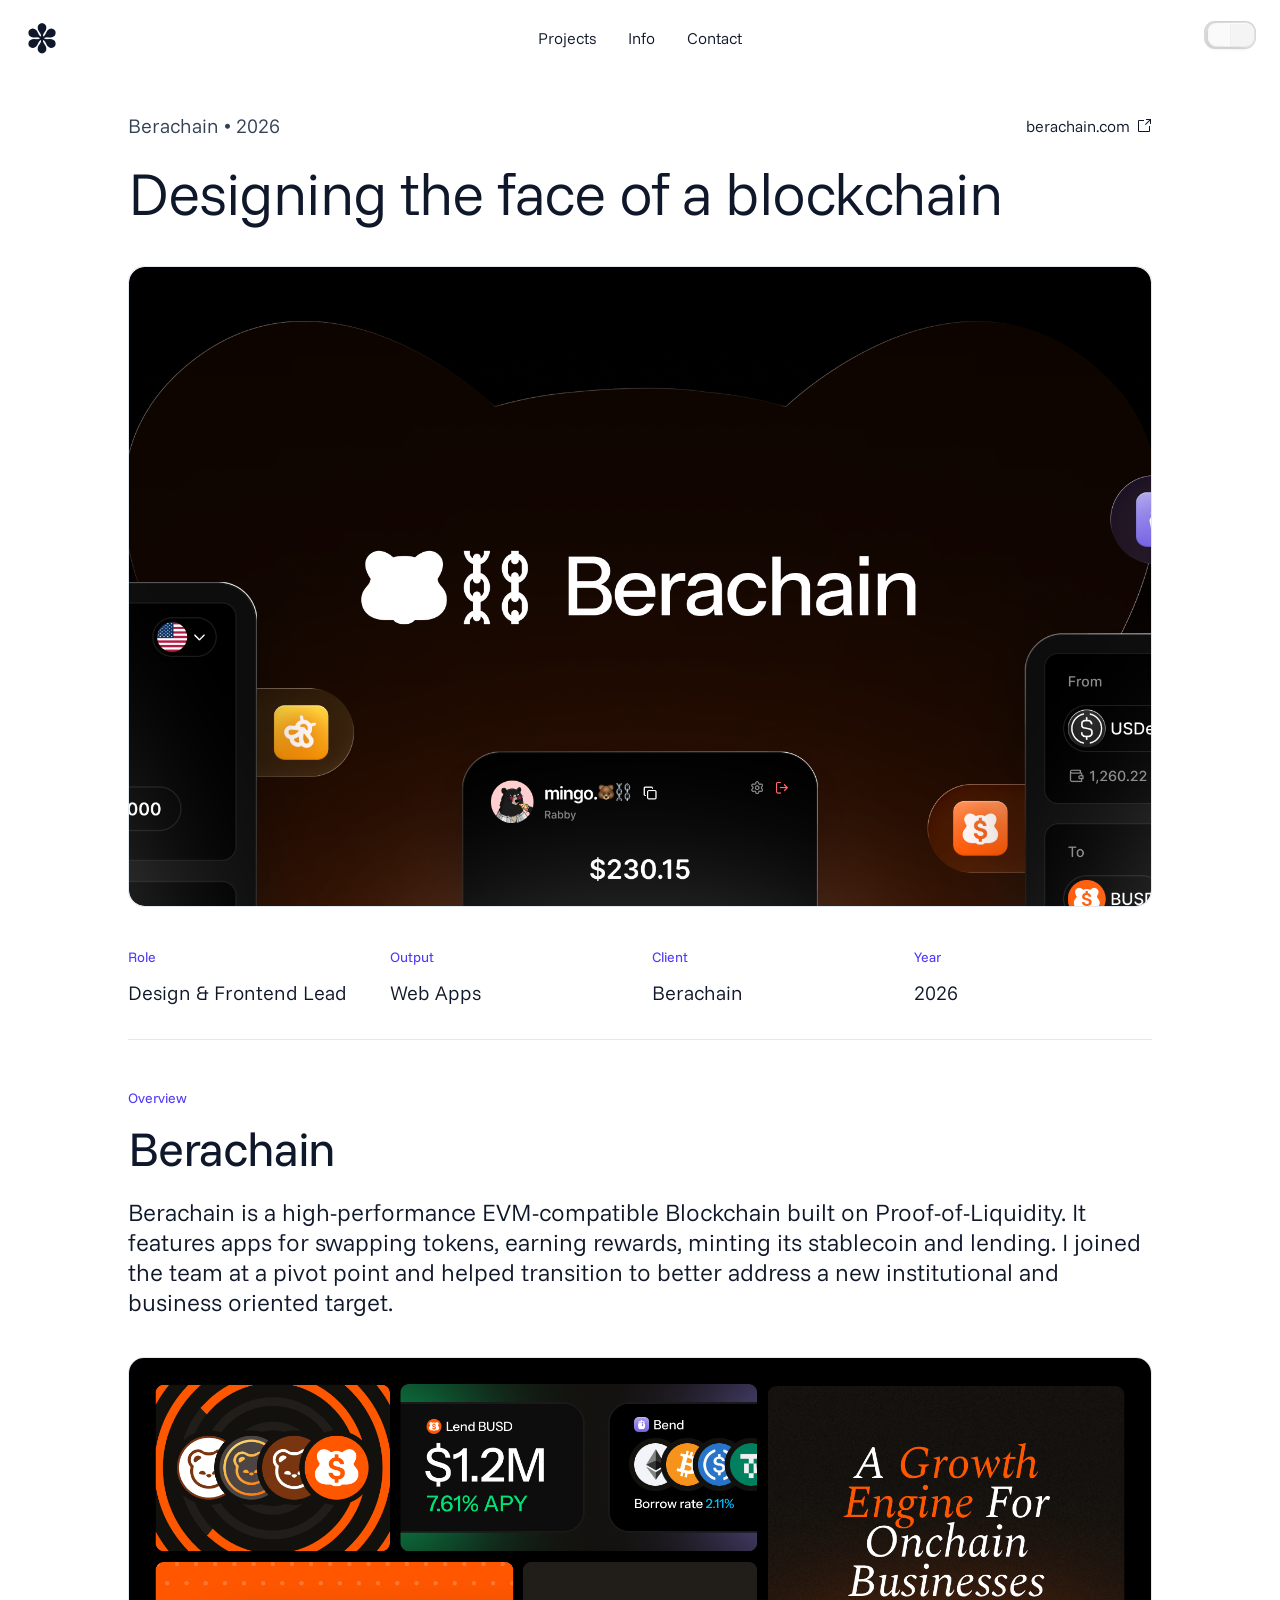
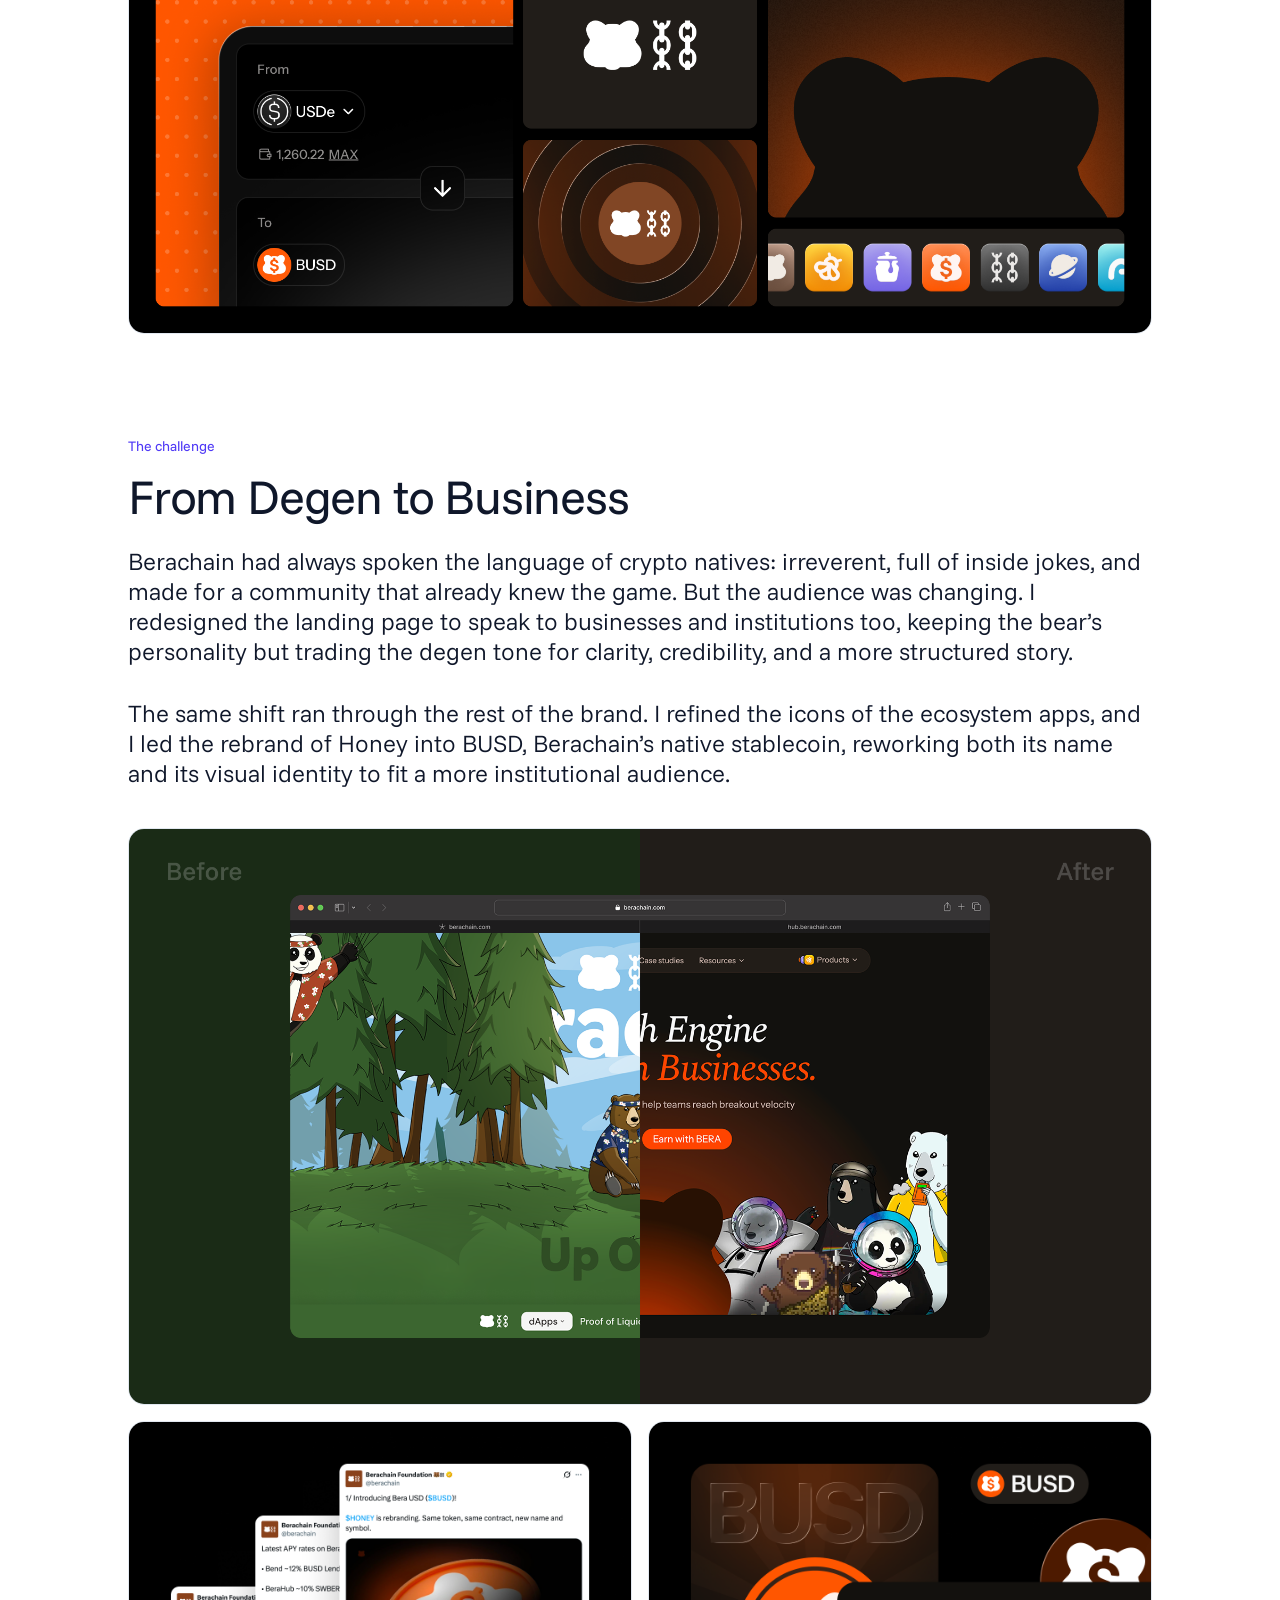
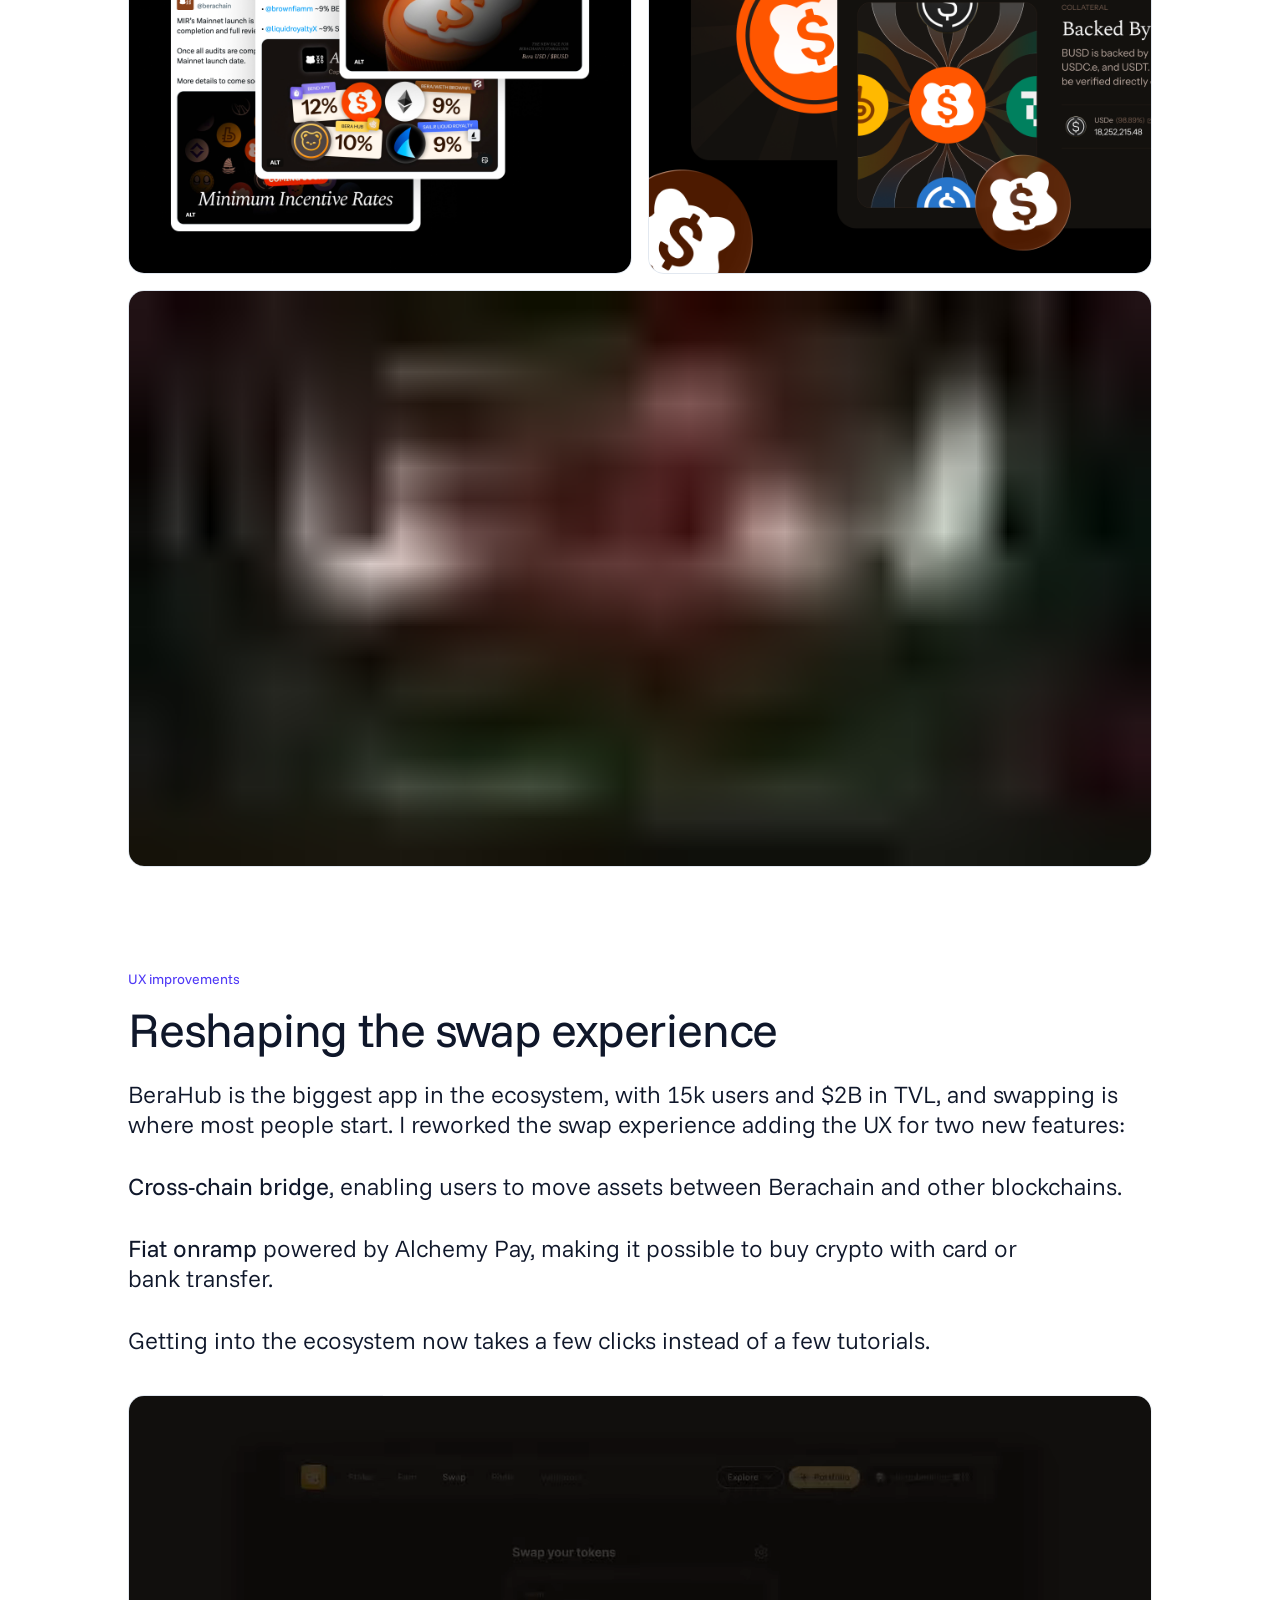
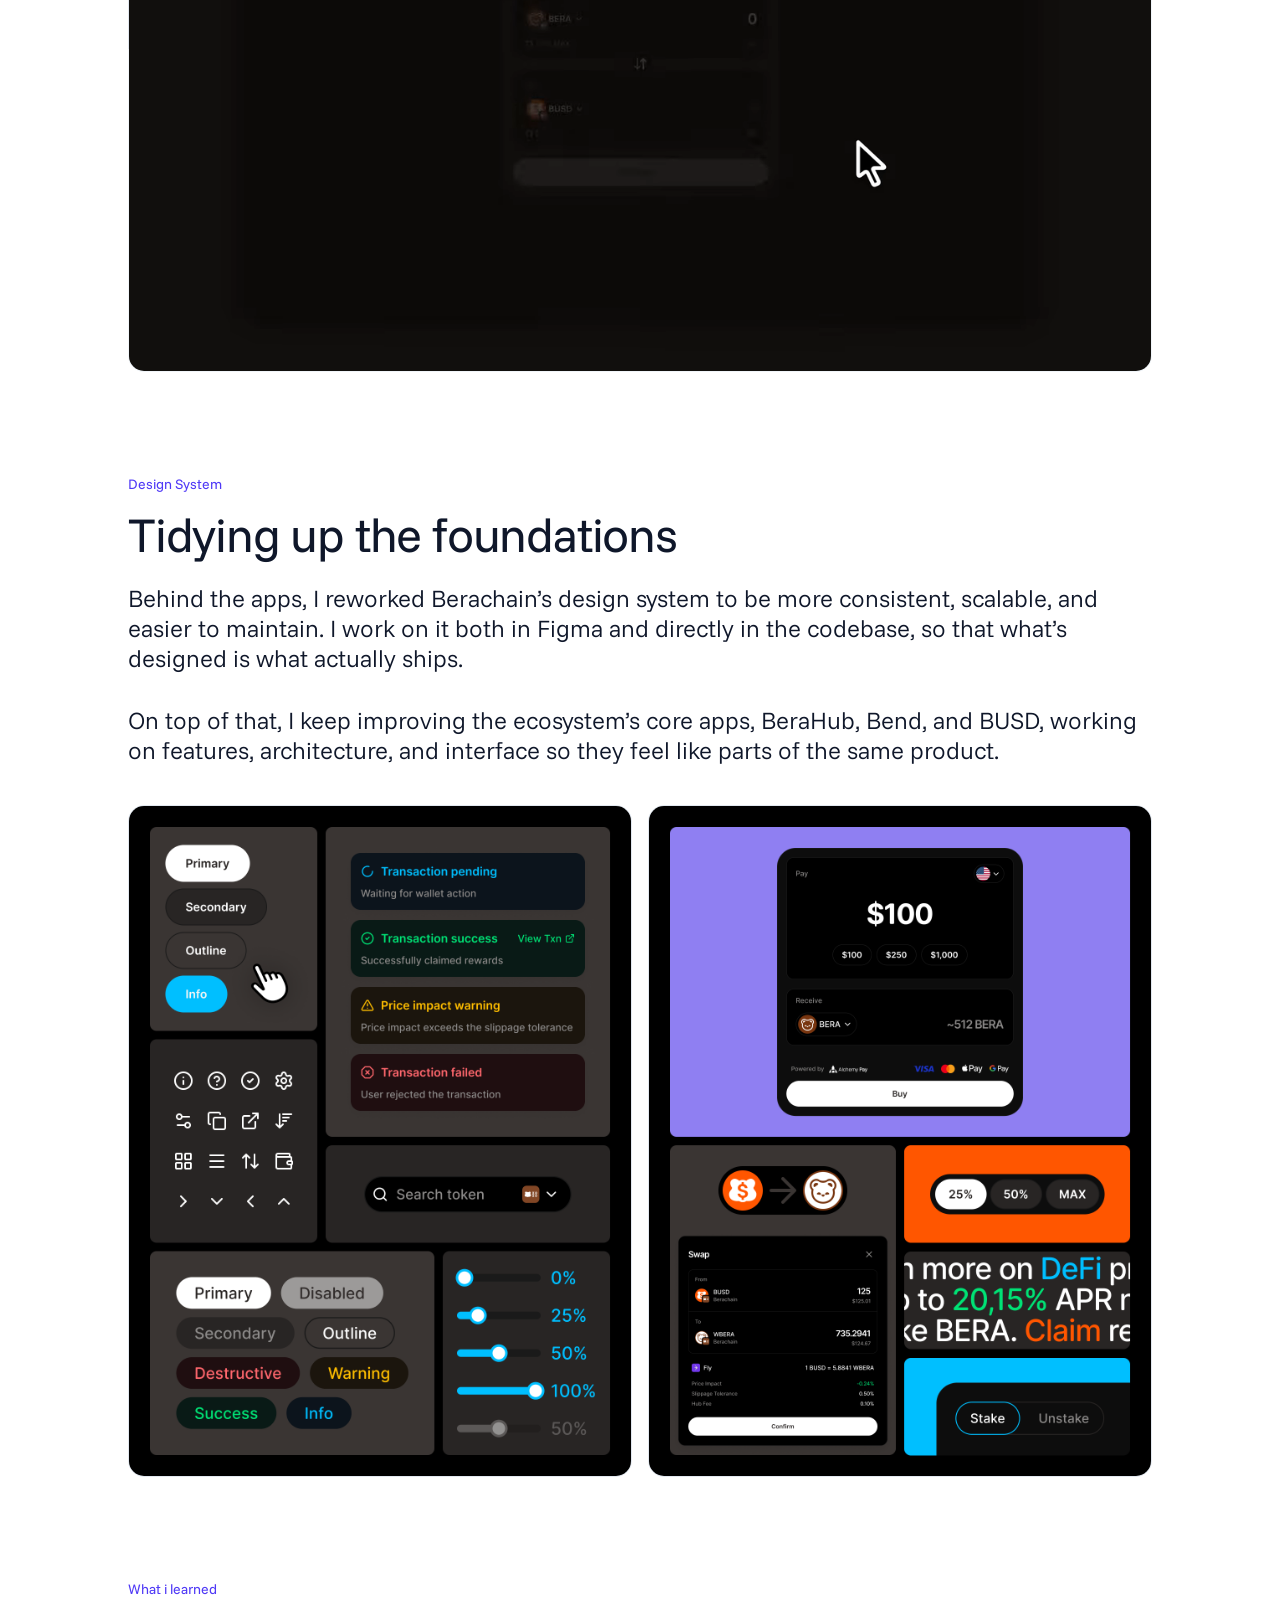
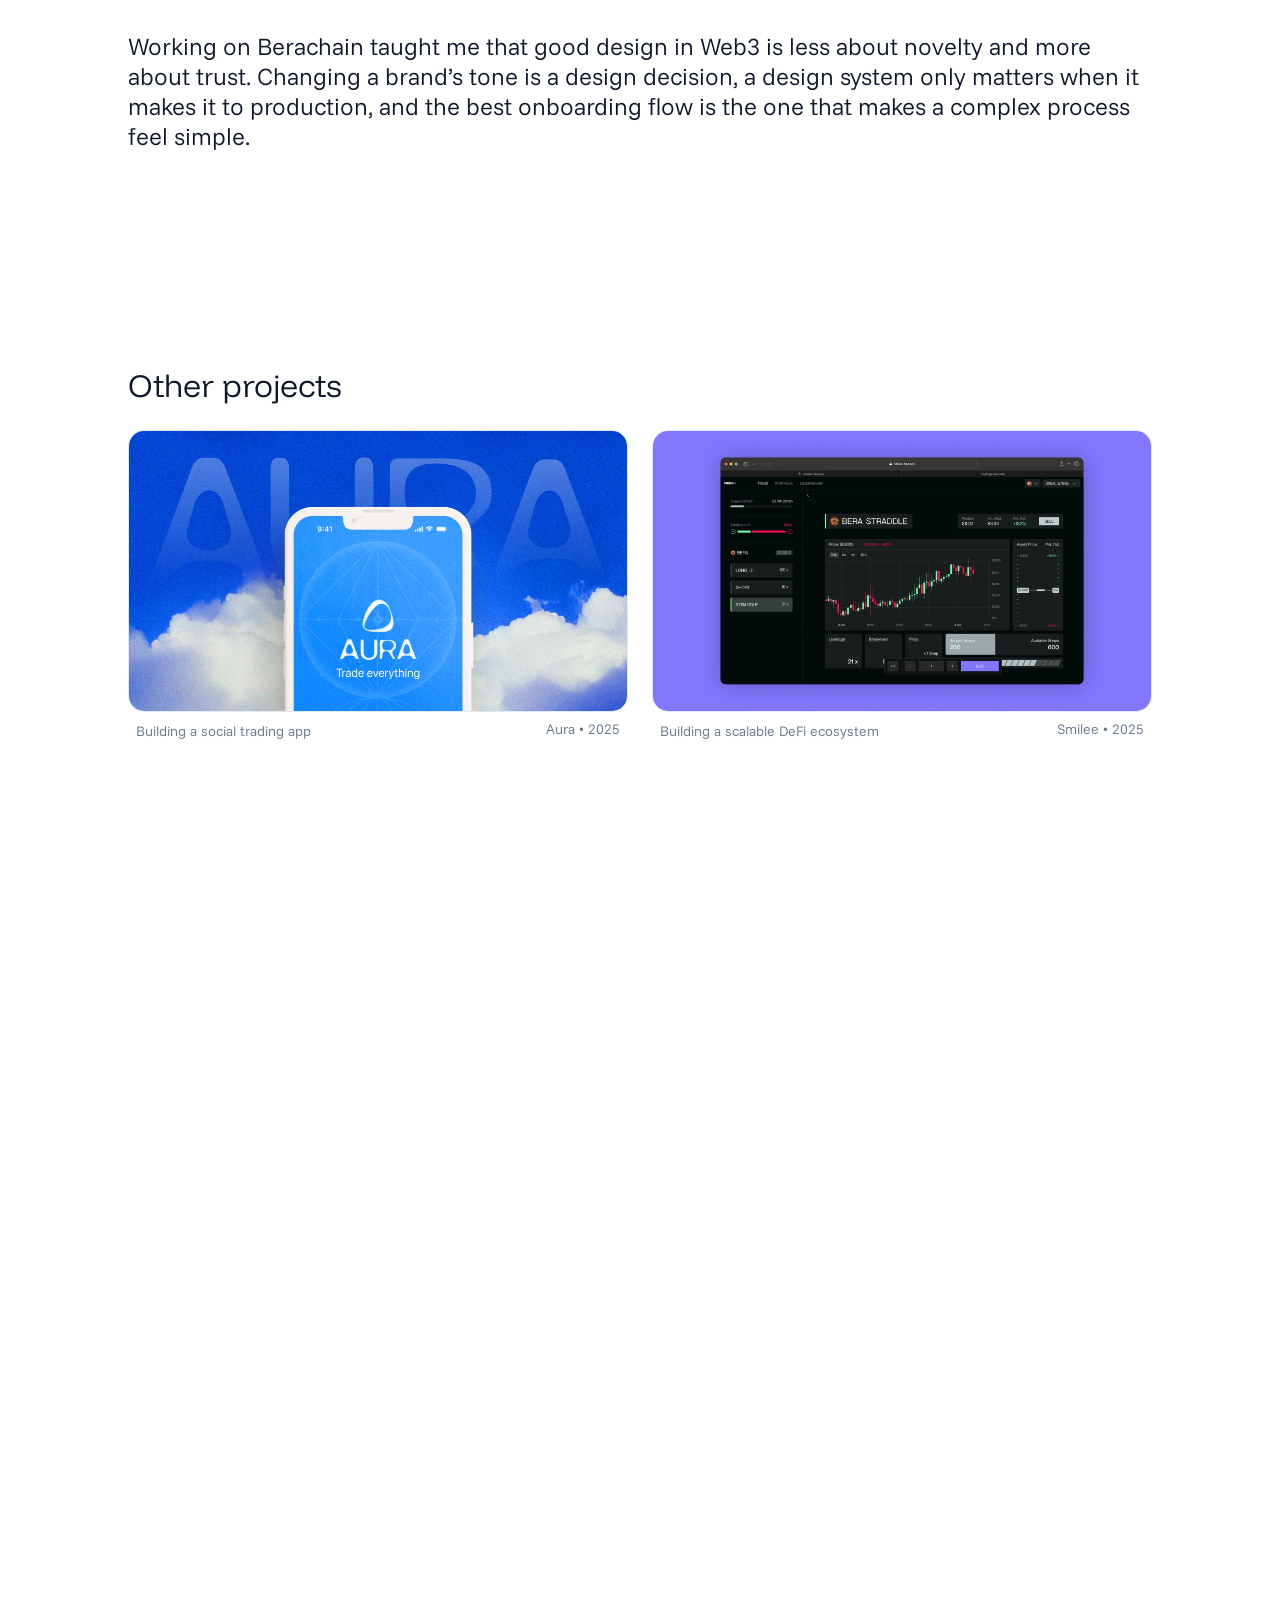
<file: projects/berachain.html>
<!doctype html>
<html lang="en">
	<head>
		<meta charset="utf-8" />
		<meta name="viewport" content="width=device-width, initial-scale=1" />
		<script>
			try {
				const theme = localStorage.getItem('theme');
				if (theme === 'light' || theme === 'dark') document.documentElement.dataset.theme = theme;
			} catch {
				/* Use the system preference when storage is unavailable. */
			}
		</script>
		<noscript>
			<style>
				/* Keep JS video space reserved until hydration. Only no-JS uses the fallback. */
				.media-frame[data-media] > video[data-deferred] {
					display: none;
				}
				.media-frame[data-media][data-media-state] > img:not([data-preview]) {
					opacity: 1;
				}
				.media-frame[data-media] > .media-preview,
				.media-frame[data-media]::after {
					display: none;
				}
			</style>
		</noscript>
		
		<link href="/_app/immutable/assets/0.Bayv5SwZ.css" rel="stylesheet">
		<link href="/_app/immutable/assets/ProjectCard.CknThM-J.css" rel="stylesheet">
		<link href="/_app/immutable/assets/6.D0Aj9Muj.css" rel="stylesheet">
		<link rel="modulepreload" href="/_app/immutable/entry/start.CMeeshKE.js">
		<link rel="modulepreload" href="/_app/immutable/chunks/Big9_mfa.js">
		<link rel="modulepreload" href="/_app/immutable/chunks/CsI9m2ZH.js">
		<link rel="modulepreload" href="/_app/immutable/chunks/m8rS4o8h.js">
		<link rel="modulepreload" href="/_app/immutable/chunks/Bc11O1h5.js">
		<link rel="modulepreload" href="/_app/immutable/chunks/NLkZbKvm.js">
		<link rel="modulepreload" href="/_app/immutable/entry/app.oIXFRcF6.js">
		<link rel="modulepreload" href="/_app/immutable/chunks/BXl3LOEh.js">
		<link rel="modulepreload" href="/_app/immutable/chunks/DsnmJJEf.js">
		<link rel="modulepreload" href="/_app/immutable/chunks/ByzYFYi9.js">
		<link rel="modulepreload" href="/_app/immutable/chunks/BhuIKg7_.js">
		<link rel="modulepreload" href="/_app/immutable/chunks/BGiacd6y.js">
		<link rel="modulepreload" href="/_app/immutable/nodes/0.BAcy5qYY.js">
		<link rel="modulepreload" href="/_app/immutable/chunks/BolvSn8E.js">
		<link rel="modulepreload" href="/_app/immutable/chunks/pFuOVO33.js">
		<link rel="modulepreload" href="/_app/immutable/chunks/Bazdk27Q.js">
		<link rel="modulepreload" href="/_app/immutable/chunks/D2S8ynfT.js">
		<link rel="modulepreload" href="/_app/immutable/chunks/CaBG30Z9.js">
		<link rel="modulepreload" href="/_app/immutable/chunks/DyGXjPGR.js">
		<link rel="modulepreload" href="/_app/immutable/nodes/6.Cc0JsB6q.js">
		<link rel="modulepreload" href="/_app/immutable/chunks/D9rnoYAm.js">
		<link rel="modulepreload" href="/_app/immutable/chunks/T5RaJm5C.js">
		<link rel="modulepreload" href="/_app/immutable/chunks/BtDT2MiD.js">
		<link rel="modulepreload" href="/_app/immutable/chunks/CagCdIuZ.js"><!--[--><link rel="icon" href="data:image/svg+xml,%3csvg%20width='128'%20height='128'%20viewBox='0%200%20128%20128'%20fill='none'%20xmlns='http://www.w3.org/2000/svg'%3e%3crect%20width='128'%20height='128'%20rx='40'%20fill='white'/%3e%3cpath%20d='M64.0488%20111C61.6282%20111%2059.6831%20110.006%2058.2134%20108.018C56.7438%20106.029%2056.009%20103.565%2056.009%20100.626C56.009%2097.341%2057.176%2092.4134%2059.5102%2085.8432C61.8443%2079.1001%2063.0114%2072.4435%2063.0114%2065.8733C60.1586%2067.6023%2057.6515%2069.3746%2055.4903%2071.19C53.329%2073.0054%2051.4271%2074.8209%2049.7846%2076.6363C47.6234%2079.0569%2045.4621%2081.3911%2043.3009%2083.6388C41.1396%2085.8%2038.9784%2087.5722%2036.8171%2088.9554C34.6559%2090.3386%2032.4514%2091.0302%2030.2037%2091.0302C28.1289%2091.0302%2026.3567%2090.3386%2024.8871%2088.9554C23.4174%2087.4858%2022.6826%2085.8%2022.6826%2083.8981C22.6826%2081.7369%2023.5903%2079.7053%2025.4058%2077.8034C27.2212%2075.8151%2030.0308%2074.3022%2033.8346%2073.2648C35.7365%2072.7461%2037.7249%2072.2274%2039.7997%2071.7087C41.9609%2071.1036%2044.2518%2070.5849%2046.6724%2070.1526C51.3407%2069.2017%2056.4412%2067.1701%2061.974%2064.0579C56.4412%2060.9457%2051.1678%2058.8709%2046.1537%2057.8335C41.3125%2056.7961%2037.0333%2055.7587%2033.3159%2054.7213C29.685%2053.5975%2027.0051%2052.0846%2025.2761%2050.1827C23.5471%2048.1944%2022.6826%2046.1196%2022.6826%2043.9584C22.6826%2041.97%2023.3742%2040.3275%2024.7574%2039.0307C26.2271%2037.734%2028.0857%2037.0856%2030.3334%2037.0856C32.6676%2037.0856%2035.0449%2037.9501%2037.4655%2039.6791C39.8861%2041.3216%2042.2635%2043.3532%2044.5976%2045.7738C46.9318%2048.1944%2049.0498%2050.4853%2050.9517%2052.6465C53.891%2056.0181%2057.9109%2059.2167%2063.0114%2062.2425V60.5567C63.0114%2057.9632%2062.8817%2055.6291%2062.6224%2053.5543C62.4495%2051.393%2062.1037%2049.5344%2061.585%2047.9783C60.8934%2045.9035%2060.1153%2043.5693%2059.2508%2040.9758C58.4728%2038.3823%2057.7812%2035.8753%2057.176%2033.4547C56.5709%2030.9477%2056.2683%2028.9593%2056.2683%2027.4897C56.2683%2024.4639%2057.0031%2022.0001%2058.4728%2020.0982C60.0289%2018.1099%2061.974%2017.1157%2064.3081%2017.1157C66.5558%2017.1157%2068.4577%2018.0667%2070.0138%2019.9686C71.5699%2021.8705%2072.348%2024.3775%2072.348%2027.4897C72.348%2030.6019%2071.1809%2035.616%2068.8468%2042.5319C66.5126%2049.3615%2065.3455%2055.9316%2065.3455%2062.2425C67.161%2061.0322%2068.5874%2060.1244%2069.6248%2059.5193C70.6622%2058.8277%2071.5267%2058.2225%2072.2183%2057.7038C72.9099%2057.0987%2073.6879%2056.4071%2074.5524%2055.6291C75.4169%2054.7646%2076.6272%2053.5543%2078.1833%2051.9982C84.2348%2045.3415%2088.4708%2041.192%2090.8914%2039.5494C93.312%2037.9069%2095.8191%2037.0856%2098.4126%2037.0856C100.487%2037.0856%20102.216%2037.734%20103.6%2039.0307C104.983%2040.3275%20105.674%2041.97%20105.674%2043.9584C105.674%2046.1196%20104.81%2048.1512%20103.081%2050.0531C101.438%2051.8685%2098.7151%2053.3814%2094.9113%2054.5917C93.0959%2055.1968%2091.1075%2055.7587%2088.9463%2056.2774C86.8715%2056.7961%2084.6238%2057.3148%2082.2032%2057.8335C77.4485%2058.8709%2072.1751%2060.9457%2066.3829%2064.0579C69.1493%2065.614%2071.786%2066.9107%2074.2931%2067.9481C76.8866%2068.8991%2079.3936%2069.6339%2081.8142%2070.1526C86.5689%2071.19%2090.805%2072.2706%2094.5223%2073.3945C98.3261%2074.4319%20101.136%2075.9015%20102.951%2077.8034C104.767%2079.7053%20105.674%2081.7369%20105.674%2083.8981C105.674%2085.8%20104.939%2087.4858%20103.47%2088.9554C102.087%2090.3386%20100.271%2091.0302%2098.0235%2091.0302C96.1216%2091.0302%2094.1333%2090.3818%2092.0585%2089.0851C89.9837%2087.7883%2087.9521%2086.2322%2085.9638%2084.4168C83.9755%2082.5149%2082.16%2080.6562%2080.5175%2078.8408C78.9614%2077.0254%2077.7078%2075.5989%2076.7569%2074.5615C74.855%2072.4003%2071.0512%2069.5042%2065.3455%2065.8733V67.5591C65.3455%2073.0054%2066.4694%2079.1866%2068.7171%2086.1026C70.9648%2093.0185%2072.0886%2097.8597%2072.0886%20100.626C72.0886%20103.652%2071.3106%20106.116%2069.7545%20108.018C68.1984%20110.006%2066.2965%20111%2064.0488%20111Z'%20fill='black'/%3e%3c/svg%3e"/><!--]-->
	</head>
	<body data-sveltekit-preload-data="hover">
		<div style="display: contents"><!--[--><!--[--><!----><div class="isolate min-h-screen bg-background text-foreground-1"><header data-menu-open="false" class="fixed top-0 left-0 z-50 w-full px-4 py-5 transition-transform md:px-6 motion-base translate-y-0 svelte-1elxaub"><div class="header-surface relative z-50 flex items-center justify-between svelte-1elxaub"><a href="/" class="flex h-9 w-9 items-center justify-center font-display text-3xl leading-none text-foreground-1 svelte-1elxaub" aria-label="Alessandro Quets — Home"><span aria-hidden="true">✽</span></a> <nav class="hidden items-center gap-8 md:absolute md:left-1/2 md:flex md:-translate-x-1/2"><!--[--><a href="/projects" class="text-foreground-1 transition-colors hover:underline underline svelte-1elxaub"><span class="scramble-label"><span class="scramble-original">Projects</span><span class="scramble-output" aria-hidden="true"></span></span><!----></a><a href="/info" class="text-foreground-1 transition-colors hover:underline svelte-1elxaub"><span class="scramble-label"><span class="scramble-original">Info</span><span class="scramble-output" aria-hidden="true"></span></span><!----></a><a href="/contact" class="text-foreground-1 transition-colors hover:underline svelte-1elxaub"><span class="scramble-label"><span class="scramble-original">Contact</span><span class="scramble-output" aria-hidden="true"></span></span><!----></a><!--]--></nav> <div class="flex items-center gap-4"><div class="hidden md:block"><button class="theme-switch svelte-mls84d" type="button" role="switch" aria-label="Dark theme" aria-checked="false"><span class="thumb svelte-mls84d" aria-hidden="true"></span></button><!----></div> <button class="relative z-50 flex h-6 w-6 flex-col items-center justify-center gap-1.5 text-foreground-1 md:hidden svelte-1elxaub" aria-label="Open menu" aria-expanded="false"><span class="block h-0.5 w-5 bg-foreground-1 transition-transform motion-base svelte-1elxaub"></span> <span class="block h-0.5 w-5 bg-foreground-1 transition-transform motion-base svelte-1elxaub"></span></button></div></div> <nav class="mobile-menu fixed inset-0 z-40 flex h-dvh flex-col items-center justify-center gap-8 bg-background md:hidden svelte-1elxaub" data-open="false" data-keyboard="false" inert aria-hidden="true" aria-label="Mobile navigation"><!--[--><a href="/projects" class="text-2xl text-foreground-1 hover:underline underline svelte-1elxaub" style="--item-delay: 0ms"><span class="scramble-label"><span class="scramble-original">Projects</span><span class="scramble-output" aria-hidden="true"></span></span><!----></a><a href="/info" class="text-2xl text-foreground-1 hover:underline svelte-1elxaub" style="--item-delay: 50ms"><span class="scramble-label"><span class="scramble-original">Info</span><span class="scramble-output" aria-hidden="true"></span></span><!----></a><a href="/contact" class="text-2xl text-foreground-1 hover:underline svelte-1elxaub" style="--item-delay: 100ms"><span class="scramble-label"><span class="scramble-original">Contact</span><span class="scramble-output" aria-hidden="true"></span></span><!----></a><!--]--> <button class="theme-switch svelte-mls84d" type="button" role="switch" aria-label="Dark theme" aria-checked="false"><span class="thumb svelte-mls84d" aria-hidden="true"></span></button><!----></nav></header><!----> <main class="relative z-10 min-h-screen rounded-b-xl bg-background p-4 pt-14 pb-20 md:p-6 md:pt-20 md:pb-32"><!----><article class="mx-auto max-w-5xl space-y-10 pb-20"><section class="pt-8" aria-label="Project intro"><div class="space-y-5"><div class="flex flex-wrap items-center justify-between gap-x-5 gap-y-2"><p class="text-lg text-foreground-2">Berachain • 2026</p> <!--[--><div class="flex flex-wrap gap-x-5 gap-y-2"><!--[--><a href="https://www.berachain.com/" class="text-base inline-flex items-center gap-1.5 underline-offset-4 transition-colors hover:underline" target="_blank" rel="noopener noreferrer"><span class="scramble-label"><span class="scramble-original">berachain.com</span><span class="scramble-output" aria-hidden="true"></span></span><!----> <!--[--><!----><svg xmlns="http://www.w3.org/2000/svg" viewBox="0 0 32 32" fill="currentColor" preserveAspectRatio="xMidYMid meet" width="16" height="16" aria-hidden="true"><!--[!--><!--]--><path d="M26,28H6a2.0027,2.0027,0,0,1-2-2V6A2.0027,2.0027,0,0,1,6,4H16V6H6V26H26V16h2V26A2.0027,2.0027,0,0,1,26,28Z"></path><path d="M20 2 20 4 26.586 4 18 12.586 19.414 14 28 5.414 28 12 30 12 30 2 20 2z"></path></svg><!----><!--]--><!----></a><!--]--></div><!--]--></div> <h1 class="md:text-6xl max-w-4xl text-4xl tracking-tight text-foreground-1 sm:text-5xl">Designing the face of a blockchain</h1></div></section> <!--[!--><!--[--><figure class="overflow-hidden rounded-xl border border-border bg-surface-1"><!----><div data-media="" data-media-state="loading" data-media-instant="" class="media-frame"><!--[--><img data-preview="" src="[data-uri]" alt="" aria-hidden="true" class="media-preview"/><!--]--> <!--[!--><img src="/media/berachain-cover.png" alt="Berachain landing page hero section" width="1920" height="1080" loading="eager" fetchpriority="high" decoding="async" class="block aspect-[16/10] w-full object-cover"/><!--]--></div><!----><!----></figure><!--]--><!--]--> <section class="border-b border-border pb-8" aria-label="Project metadata"><dl class="grid gap-6 sm:grid-cols-2 lg:grid-cols-4"><!--[--><div><dt class="mb-3 text-sm font-normal tracking-normal text-primary">Role</dt> <dd class="mt-1 text-lg text-foreground-1">Design &amp; Frontend Lead</dd></div><!--]--> <!--[--><div><dt class="mb-3 text-sm font-normal tracking-normal text-primary">Output</dt> <dd class="mt-1 text-lg text-foreground-1">Web Apps</dd></div><!--]--> <!--[--><div><dt class="mb-3 text-sm font-normal tracking-normal text-primary">Client</dt> <dd class="mt-1 text-lg text-foreground-1">Berachain</dd></div><!--]--> <div><dt class="mb-3 text-sm font-normal tracking-normal text-primary">Year</dt> <dd class="mt-1 text-lg text-foreground-1">2026</dd></div></dl></section> <!--[--><section id="overview" class="pt-2"><div id="content" class="rich-text rich-text--project prose md:prose-lg"><!----><h1>Overview</h1><h2>Berachain</h2><p>Berachain is a high-performance EVM-compatible Blockchain built on Proof-of-Liquidity. It features apps for swapping tokens, earning rewards, minting its stablecoin and lending. I joined the team at a pivot point and helped transition to better address a new institutional and business oriented target.</p><div class="media-layout media-layout--grid"><div class="media-layout-row media-layout-row--columns-1"><span data-media data-media-state="loading" class="media-frame"><img data-preview src="[data-uri]" alt="" aria-hidden="true" class="media-preview" /><img src="/media/berachain-bento.png" alt="Berachain bento presentation" width="1920" height="1080" loading="lazy" /></span></div></div><p><br /></p><h1>The challenge</h1><h2>From Degen to Business</h2><p>Berachain had always spoken the language of crypto natives: irreverent, full of inside jokes, and made for a community that already knew the game. But the audience was changing. I redesigned the landing page to speak to businesses and institutions too, keeping the bear’s personality but trading the degen tone for clarity, credibility, and a more structured story.</p><p>The same shift ran through the rest of the brand. I refined the icons of the ecosystem apps, and I led the rebrand of Honey into BUSD, Berachain’s native stablecoin, reworking both its name and its visual identity to fit a more institutional audience.</p><div class="media-layout media-layout--grid"><div class="media-layout-row media-layout-row--columns-1"><span data-media data-media-state="loading" class="media-frame"><img data-preview src="[data-uri]" alt="" aria-hidden="true" class="media-preview" /><img src="/media/berachain-landing-before-after-comparison.png" alt="Berachain landing page before and after the redesign" width="1920" height="1080" loading="lazy" /></span></div><div class="media-layout-row media-layout-row--columns-2"><span data-media data-media-state="loading" class="media-frame"><img data-preview src="[data-uri]" alt="" aria-hidden="true" class="media-preview" /><img src="/media/berachain-x-posts.png" alt="Berachain X posts using the new branding" width="1200" height="1080" loading="lazy" /></span><span data-media data-media-state="loading" class="media-frame"><img data-preview src="[data-uri]" alt="" aria-hidden="true" class="media-preview" /><img src="/media/berachain-busd.png" alt="HONEY token rebranded to BUSD" width="1200" height="1080" loading="lazy" /></span></div><div class="media-layout-row media-layout-row--columns-1"><div data-media data-media-state="loading" class="media-frame"><img data-preview src="[data-uri]" alt="" aria-hidden="true" class="media-preview" /><video data-deferred preload="none" poster="[data-uri]" data-src="/media/berachain-landing-scroll.webm" data-autoplay muted loop playsinline></video><noscript><video controls preload="none" poster="[data-uri]" src="/media/berachain-landing-scroll.webm" muted loop playsinline></video></noscript></div></div></div><p><br /></p><h1>UX improvements</h1><h2>Reshaping the swap experience</h2><p>BeraHub is the biggest app in the ecosystem, with 15k users and $2B in TVL, and swapping is where most people start. I reworked the swap experience adding the UX for two new features: </p><p><strong>Cross-chain bridge</strong>, enabling users to move assets between Berachain and other blockchains.</p><p><strong>Fiat onramp</strong> powered by Alchemy Pay, making it possible to buy crypto with card or bank transfer.</p><p>Getting into the ecosystem now takes a few clicks instead of a few tutorials.</p><div class="media-layout media-layout--grid"><div class="media-layout-row media-layout-row--columns-1"><div data-media data-media-state="loading" class="media-frame"><img data-preview src="[data-uri]" alt="" aria-hidden="true" class="media-preview" /><video data-deferred preload="none" poster="[data-uri]" data-src="/media/berachain-crosschain-bridge.webm" data-autoplay muted loop playsinline></video><noscript><video controls preload="none" poster="[data-uri]" src="/media/berachain-crosschain-bridge.webm" muted loop playsinline></video></noscript></div></div></div><p><br /></p><h1>Design System</h1><h2>Tidying up the foundations</h2><p>Behind the apps, I reworked Berachain’s design system to be more consistent, scalable, and easier to maintain. I work on it both in Figma and directly in the codebase, so that what’s designed is what actually ships.</p><p>On top of that, I keep improving the ecosystem’s core apps, BeraHub, Bend, and BUSD, working on features, architecture, and interface so they feel like parts of the same product.</p><div class="media-layout media-layout--grid"><div class="media-layout-row media-layout-row--columns-2"><span data-media data-media-state="loading" class="media-frame"><img data-preview src="[data-uri]" alt="" aria-hidden="true" class="media-preview" /><img src="/media/berachain-ui-atoms.png" alt="Bera Design System UI atoms" width="1200" height="1600" loading="lazy" /></span><span data-media data-media-state="loading" class="media-frame"><img data-preview src="[data-uri]" alt="" aria-hidden="true" class="media-preview" /><img src="/media/berachain-ui-molecules.png" alt="Bera Design System UI molecules" width="1200" height="1600" loading="lazy" /></span></div></div><p><br /></p><h1>What i learned</h1><p>Working on Berachain taught me that good design in Web3 is less about novelty and more about trust. Changing a brand’s tone is a design decision, a design system only matters when it makes it to production, and the best onboarding flow is the one that makes a complex process feel simple.</p><p><br /></p><!----></div></section><!--]--> <!--[--><section class="pt-20 md:pt-28" aria-labelledby="other-projects-heading"><h2 id="other-projects-heading" class="mb-6 font-display text-2xl text-foreground-1">Other projects</h2> <ul class="grid grid-cols-2 gap-4 md:gap-6"><!--[--><li class="min-w-0 list-none"><a href="/projects/aura" class="group block svelte-oviq8z"><div class="overflow-clip rounded-xl border border-border bg-surface-1"><div class="bg-white ring-primary/30 group-focus-visible:ring-2 dark:bg-surface-1"><!--[!--><!--[--><!----><div data-media="" data-media-state="loading" class="media-frame"><!--[--><img data-preview="" src="[data-uri]" alt="" aria-hidden="true" class="media-preview"/><!--]--> <!--[!--><img src="/media/aura-cover.png" alt="Aura trading app on a phone against a blue sky and clouds" width="1920" height="1080" loading="lazy" fetchpriority="auto" decoding="async" class="block aspect-video w-full object-cover transition-transform motion-base group-hover:scale-110 group-focus-visible:scale-110"/><!--]--></div><!----><!--]--><!--]--></div></div> <div class="mt-2 flex items-baseline justify-between gap-3.5 text-sm leading-snug text-foreground-3"><p class="m-0 flex min-w-0 flex-1 items-center gap-2"><span class="h-1.5 w-0 shrink-0 rounded-full bg-foreground-1 opacity-0 transition-all motion-base group-hover:w-3 group-hover:opacity-100 group-focus-visible:w-3 group-focus-visible:opacity-100"></span> <span class="min-w-0 truncate transition-colors motion-base group-hover:text-foreground-1 group-focus-visible:text-foreground-1">Building a social trading app</span></p> <p class="mx-2 shrink-0 whitespace-nowrap transition-colors motion-base group-hover:text-foreground-1 group-focus-visible:text-foreground-1">Aura • 2025</p></div></a><!----></li><li class="min-w-0 list-none"><a href="/projects/smilee" class="group block svelte-oviq8z"><div class="overflow-clip rounded-xl border border-border bg-surface-1"><div class="bg-white ring-primary/30 group-focus-visible:ring-2 dark:bg-surface-1"><!--[!--><!--[--><!----><div data-media="" data-media-state="loading" class="media-frame"><!--[--><img data-preview="" src="[data-uri]" alt="" aria-hidden="true" class="media-preview"/><!--]--> <!--[!--><img src="/media/smilee-cover.png" alt="Smilee Finance cover" width="1920" height="1080" loading="lazy" fetchpriority="auto" decoding="async" class="block aspect-video w-full object-cover transition-transform motion-base group-hover:scale-110 group-focus-visible:scale-110"/><!--]--></div><!----><!--]--><!--]--></div></div> <div class="mt-2 flex items-baseline justify-between gap-3.5 text-sm leading-snug text-foreground-3"><p class="m-0 flex min-w-0 flex-1 items-center gap-2"><span class="h-1.5 w-0 shrink-0 rounded-full bg-foreground-1 opacity-0 transition-all motion-base group-hover:w-3 group-hover:opacity-100 group-focus-visible:w-3 group-focus-visible:opacity-100"></span> <span class="min-w-0 truncate transition-colors motion-base group-hover:text-foreground-1 group-focus-visible:text-foreground-1">Building a scalable DeFi ecosystem</span></p> <p class="mx-2 shrink-0 whitespace-nowrap transition-colors motion-base group-hover:text-foreground-1 group-focus-visible:text-foreground-1">Smilee • 2025</p></div></a><!----></li><!--]--></ul></section><!--]--></article> <!----><dialog class="project-gallery text-foreground-1 svelte-10c0g5b" aria-label="Project media gallery"><!--[!--><!--]--></dialog><!----><!----><!----></main> <div class="h-px" aria-hidden="true"></div> <footer data-theme="dark" data-reveal="false" class="svelte-jz8lnl"><div class="footer-content mx-auto max-w-7xl px-2 pt-12 pb-6 md:pt-16 svelte-jz8lnl"><div class="grid grid-cols-2 gap-10 md:grid-cols-[1.5fr_0.7fr_1fr] md:gap-12 svelte-jz8lnl"><div class="col-span-2 md:col-span-1 svelte-jz8lnl"><h2 class="font-display text-3xl leading-[1.1] whitespace-pre-line md:text-4xl svelte-jz8lnl">Make it clear.
Make it feel right.</h2></div> <nav aria-label="Footer navigation" class="svelte-jz8lnl"><ul class="space-y-2 svelte-jz8lnl"><!--[--><li class="svelte-jz8lnl"><a href="/" class="svelte-jz8lnl"><span class="scramble-label"><span class="scramble-original">Home</span><span class="scramble-output" aria-hidden="true"></span></span><!----></a></li><li class="svelte-jz8lnl"><a href="/projects" class="svelte-jz8lnl"><span class="scramble-label"><span class="scramble-original">Projects</span><span class="scramble-output" aria-hidden="true"></span></span><!----></a></li><li class="svelte-jz8lnl"><a href="/info" class="svelte-jz8lnl"><span class="scramble-label"><span class="scramble-original">Info</span><span class="scramble-output" aria-hidden="true"></span></span><!----></a></li><li class="svelte-jz8lnl"><a href="/contact" class="svelte-jz8lnl"><span class="scramble-label"><span class="scramble-original">Contact</span><span class="scramble-output" aria-hidden="true"></span></span><!----></a></li><li class="svelte-jz8lnl"><a href="/index.md" class="svelte-jz8lnl"><span class="scramble-label"><span class="scramble-original">index.md</span><span class="scramble-output" aria-hidden="true"></span></span><!----></a></li><!--]--></ul></nav> <div class="svelte-jz8lnl"><ul class="space-y-2 svelte-jz8lnl"><li class="svelte-jz8lnl"><a href="mailto:alessandroquets@gmail.com" class="svelte-jz8lnl"><span class="scramble-label"><span class="scramble-original">Email</span><span class="scramble-output" aria-hidden="true"></span></span><!----> <span aria-hidden="true" class="svelte-jz8lnl">↗</span></a></li> <!--[--><li class="svelte-jz8lnl"><a href="https://github.com/MingoBerlingo" target="_blank" rel="noopener noreferrer" class="svelte-jz8lnl"><span class="scramble-label"><span class="scramble-original">GitHub</span><span class="scramble-output" aria-hidden="true"></span></span><!----> <span aria-hidden="true" class="svelte-jz8lnl">↗</span></a></li><!--]--> <!--[--><li class="svelte-jz8lnl"><a href="https://www.linkedin.com/in/alessandro-quets-07531a3b6/" target="_blank" rel="noopener noreferrer" class="svelte-jz8lnl"><span class="scramble-label"><span class="scramble-original">LinkedIn</span><span class="scramble-output" aria-hidden="true"></span></span><!----> <span aria-hidden="true" class="svelte-jz8lnl">↗</span></a></li><!--]--></ul></div></div> <!--[--><div class="footer-keywords mt-10 svelte-jz8lnl"><p class="mb-3 text-xs text-foreground-1 svelte-jz8lnl">A few things I work with <span aria-hidden="true" class="svelte-jz8lnl">↘</span></p> <div class="footer-chip-space svelte-jz8lnl" data-chip-start="" aria-hidden="true"></div></div><!--]--> <div data-chip-floor="" class="mt-6 flex flex-wrap justify-between gap-3 text-xs text-foreground-2 svelte-jz8lnl"><span class="svelte-jz8lnl">© 2026 Alessandro Quets</span><span class="svelte-jz8lnl">In ♥ with pixels</span></div></div> <!--[--><div class="full-footer svelte-180ihp0"><!--[!--><!--]--> <!----><ul class="chip-scene svelte-180ihp0" aria-label="Project keywords"><!--[--><li class="svelte-180ihp0"><button type="button" disabled aria-label="Toss UX / UI keyword" class="svelte-180ihp0">UX / UI</button></li><li class="svelte-180ihp0"><button type="button" disabled aria-label="Toss Web Design keyword" class="svelte-180ihp0">Web Design</button></li><li class="svelte-180ihp0"><button type="button" disabled aria-label="Toss Creative Coding keyword" class="svelte-180ihp0">Creative Coding</button></li><li class="svelte-180ihp0"><button type="button" disabled aria-label="Toss Dataviz keyword" class="svelte-180ihp0">Dataviz</button></li><li class="svelte-180ihp0"><button type="button" disabled aria-label="Toss Interaction keyword" class="svelte-180ihp0">Interaction</button></li><li class="svelte-180ihp0"><button type="button" disabled aria-label="Toss Svelte keyword" class="svelte-180ihp0">Svelte</button></li><li class="svelte-180ihp0"><button type="button" disabled aria-label="Toss React keyword" class="svelte-180ihp0">React</button></li><li class="svelte-180ihp0"><button type="button" disabled aria-label="Toss Branding keyword" class="svelte-180ihp0">Branding</button></li><li class="svelte-180ihp0"><button type="button" disabled aria-label="Toss Design Systems keyword" class="svelte-180ihp0">Design Systems</button></li><li class="svelte-180ihp0"><button type="button" disabled aria-label="Toss Prototyping keyword" class="svelte-180ihp0">Prototyping</button></li><li class="svelte-180ihp0"><button type="button" disabled aria-label="Toss Frontend keyword" class="svelte-180ihp0">Frontend</button></li><li class="svelte-180ihp0"><button type="button" disabled aria-label="Toss Accessibility keyword" class="svelte-180ihp0">Accessibility</button></li><li class="svelte-180ihp0"><button type="button" disabled aria-label="Toss TypeScript keyword" class="svelte-180ihp0">TypeScript</button></li><li class="svelte-180ihp0"><button type="button" disabled aria-label="Toss Component Libraries keyword" class="svelte-180ihp0">Component Libraries</button></li><li class="svelte-180ihp0"><button type="button" disabled aria-label="Toss Motion Design keyword" class="svelte-180ihp0">Motion Design</button></li><li class="svelte-180ihp0"><button type="button" disabled aria-label="Toss Data Storytelling keyword" class="svelte-180ihp0">Data Storytelling</button></li><li class="svelte-180ihp0"><button type="button" disabled aria-label="Toss Figma keyword" class="svelte-180ihp0">Figma</button></li><li class="svelte-180ihp0"><button type="button" disabled aria-label="Toss Information Design keyword" class="svelte-180ihp0">Information Design</button></li><li class="svelte-180ihp0"><button type="button" disabled aria-label="Toss Interaction Design keyword" class="svelte-180ihp0">Interaction Design</button></li><li class="svelte-180ihp0"><button type="button" disabled aria-label="Toss UI Engineering keyword" class="svelte-180ihp0">UI Engineering</button></li><li class="svelte-180ihp0"><button type="button" disabled aria-label="Toss Design Tokens keyword" class="svelte-180ihp0">Design Tokens</button></li><li class="svelte-180ihp0"><button type="button" disabled aria-label="Toss AI Workflows keyword" class="svelte-180ihp0">AI Workflows</button></li><li class="svelte-180ihp0"><button type="button" disabled aria-label="Toss DeFi keyword" class="svelte-180ihp0">DeFi</button></li><li class="svelte-180ihp0"><button type="button" disabled aria-label="Toss Web3 keyword" class="svelte-180ihp0">Web3</button></li><!--]--></ul><!----></div><!--]--><!----></footer><!----></div><!----><!--]--> <!--[!--><!--]--><!--]-->
			
			<script>
				{
					__sveltekit_195jmc1 = {
						base: ""
					};

					const element = document.currentScript.parentElement;

					Promise.all([
						import("/_app/immutable/entry/start.CMeeshKE.js"),
						import("/_app/immutable/entry/app.oIXFRcF6.js")
					]).then(([kit, app]) => {
						kit.start(app, element, {
							node_ids: [0, 6],
							data: [{type:"data",data:{profile:{name:"Alessandro",surname:"Quets",jobPosition:"Digital Designer & Frontend Developer",presentationHtml:"\u003Cp>My background is in communication and information design. Over the past three years, I’ve worked with startups in DeFi and crypto, designing interfaces and building the frontend behind them.\u003C/p>\u003Cp>My work has ranged from trading products and design systems to a blockchain rebrand. Across these projects, I’ve been interested in the same challenge: helping people understand and use complex products.\u003C/p>\u003Cp>Alongside product work, I’m a teaching assistant in interaction design at Politecnico di Milano.\u003C/p>",email:"alessandroquets@gmail.com",github:{label:"MingoBerlingo",url:"https://github.com/MingoBerlingo"},linkedin:{label:"linkedin.com/in/alessandro-quets-07531a3b6",url:"https://www.linkedin.com/in/alessandro-quets-07531a3b6/"}},footerKeywords:[{id:"6ae4b0409463a3b51b42c578",label:"UX / UI",order:0,showInFooter:true},{id:"6ae4b0409463a3b51b42c57c",label:"Web Design",order:1,showInFooter:true},{id:"6ae4b0409463a3b51b42c580",label:"Creative Coding",order:2,showInFooter:true},{id:"6ae4b0409463a3b51b42c584",label:"Dataviz",order:3,showInFooter:true},{id:"6ae4b0409463a3b51b42c588",label:"Interaction",order:4,showInFooter:true},{id:"6ae4b0409463a3b51b42c58c",label:"Svelte",order:5,showInFooter:true},{id:"6ae4b0409463a3b51b42c590",label:"React",order:6,showInFooter:true},{id:"6ae4b0409463a3b51b42c594",label:"Branding",order:7,showInFooter:true},{id:"6ae8615526b10afc982fb827",label:"Design Systems",order:8,showInFooter:true},{id:"6ae8615526b10afc982fb82b",label:"Prototyping",order:9,showInFooter:true},{id:"6ae8615526b10afc982fb82f",label:"Frontend",order:10,showInFooter:true},{id:"6ae8615526b10afc982fb833",label:"Accessibility",order:11,showInFooter:true},{id:"6ae8615526b10afc982fb837",label:"TypeScript",order:12,showInFooter:true},{id:"6ae8615526b10afc982fb83b",label:"Component Libraries",order:13,showInFooter:true},{id:"6ae8615526b10afc982fb83f",label:"Motion Design",order:14,showInFooter:true},{id:"6ae8615526b10afc982fb843",label:"Data Storytelling",order:15,showInFooter:true},{id:"6ae8fdd6321ceae5155ea691",label:"Figma",order:16,showInFooter:true},{id:"6ae8fdd6321ceae5155ea699",label:"Information Design",order:17,showInFooter:true},{id:"6ae8fdd6321ceae5155ea69d",label:"Interaction Design",order:18,showInFooter:true},{id:"6ae8fdd6321ceae5155ea6a1",label:"UI Engineering",order:19,showInFooter:true},{id:"6ae8fdd6321ceae5155ea6a5",label:"Design Tokens",order:20,showInFooter:true},{id:"6ae8fdd6321ceae5155ea6a9",label:"AI Workflows",order:21,showInFooter:true},{id:"6ae8fdd6321ceae5155ea6ad",label:"DeFi",order:22,showInFooter:true},{id:"6ae8fdd6321ceae5155ea6b1",label:"Web3",order:23,showInFooter:true}],hero:{greeting:"Hey!",nameLine:"I’m Alessandro Quets.",introduction:"I’m a Digital Designer & Frontend Developer based in Lecco, Italy 🇮🇹",homepageIntroduction:"I care about how an interface looks [eye], how it feels, and how it works.\n\nI shape interactions, build design systems, and carry those decisions into production [components] Working in both Figma [figma] and code [code] lets me keep refining the details as I build.\n\nI can sit in a design review and open a pull request [pull-request] on the same day.",featuredProjects:[{id:"6ac8b04e1617bfc2eb4349f3"},{id:"6ae9da5d2756dce0f10604ee"},{id:"6aad520fe6ebe5c3c1970865"}],homepageImages:[]},footer:{heading:"Make it clear.\nMake it feel right.",keywordsHeading:"A few things I work with",signature:"In ♥ with pixels"}},uses:{}},{type:"data",data:{suggestedProjects:[{id:"6ae9da5d2756dce0f10604ee",slug:"aura",title:"Aura.money",shortTitle:"Aura",tagline:"Building a social trading app",year:"2025-01-01T12:00:00.000Z",isFeatured:true,featuredImage:{previewDataURL:"[data-uri]",url:"/media/aura-cover.png",alt:"Aura trading app on a phone against a blue sky and clouds",width:1920,height:1080},videoCover:null},{id:"6aad520fe6ebe5c3c1970865",slug:"smilee",title:"Smilee Finance",shortTitle:"Smilee",tagline:"Building a scalable DeFi ecosystem",year:"2025-05-01T12:00:00.000Z",isFeatured:true,featuredImage:{previewDataURL:"[data-uri]",url:"/media/smilee-cover.png",alt:"Smilee Finance cover",width:1920,height:1080},videoCover:null}],project:{id:"6ac8b04e1617bfc2eb4349f3",slug:"berachain",title:"Berachain",shortTitle:"Berachain",tagline:"Designing the face of a blockchain",year:"2026-04-01T12:00:00.000Z",isFeatured:true,isMinor:false,client:"Berachain",role:"Design & Frontend Lead",output:"Web Apps",featuredImage:{previewDataURL:"[data-uri]",url:"/media/berachain-cover.png",alt:"Berachain landing page hero section",width:1920,height:1080},videoCover:null,links:[{label:"berachain.com",url:"https://www.berachain.com/"}],collaborators:[],contentHtml:"\u003Ch1>Overview\u003C/h1>\u003Ch2>Berachain\u003C/h2>\u003Cp>Berachain is a high-performance EVM-compatible Blockchain built on Proof-of-Liquidity. It features apps for swapping tokens, earning rewards, minting its stablecoin and lending. I joined the team at a pivot point and helped transition to better address a new institutional and business oriented target.\u003C/p>\u003Cdiv class=\"media-layout media-layout--grid\">\u003Cdiv class=\"media-layout-row media-layout-row--columns-1\">\u003Cspan data-media data-media-state=\"loading\" class=\"media-frame\">\u003Cimg data-preview src=\"[data-uri]\" alt=\"\" aria-hidden=\"true\" class=\"media-preview\" />\u003Cimg src=\"/media/berachain-bento.png\" alt=\"Berachain bento presentation\" width=\"1920\" height=\"1080\" loading=\"lazy\" />\u003C/span>\u003C/div>\u003C/div>\u003Cp>\u003Cbr />\u003C/p>\u003Ch1>The challenge\u003C/h1>\u003Ch2>From Degen to Business\u003C/h2>\u003Cp>Berachain had always spoken the language of crypto natives: irreverent, full of inside jokes, and made for a community that already knew the game. But the audience was changing. I redesigned the landing page to speak to businesses and institutions too, keeping the bear’s personality but trading the degen tone for clarity, credibility, and a more structured story.\u003C/p>\u003Cp>The same shift ran through the rest of the brand. I refined the icons of the ecosystem apps, and I led the rebrand of Honey into BUSD, Berachain’s native stablecoin, reworking both its name and its visual identity to fit a more institutional audience.\u003C/p>\u003Cdiv class=\"media-layout media-layout--grid\">\u003Cdiv class=\"media-layout-row media-layout-row--columns-1\">\u003Cspan data-media data-media-state=\"loading\" class=\"media-frame\">\u003Cimg data-preview src=\"[data-uri]\" alt=\"\" aria-hidden=\"true\" class=\"media-preview\" />\u003Cimg src=\"/media/berachain-landing-before-after-comparison.png\" alt=\"Berachain landing page before and after the redesign\" width=\"1920\" height=\"1080\" loading=\"lazy\" />\u003C/span>\u003C/div>\u003Cdiv class=\"media-layout-row media-layout-row--columns-2\">\u003Cspan data-media data-media-state=\"loading\" class=\"media-frame\">\u003Cimg data-preview src=\"[data-uri]\" alt=\"\" aria-hidden=\"true\" class=\"media-preview\" />\u003Cimg src=\"/media/berachain-x-posts.png\" alt=\"Berachain X posts using the new branding\" width=\"1200\" height=\"1080\" loading=\"lazy\" />\u003C/span>\u003Cspan data-media data-media-state=\"loading\" class=\"media-frame\">\u003Cimg data-preview src=\"[data-uri]\" alt=\"\" aria-hidden=\"true\" class=\"media-preview\" />\u003Cimg src=\"/media/berachain-busd.png\" alt=\"HONEY token rebranded to BUSD\" width=\"1200\" height=\"1080\" loading=\"lazy\" />\u003C/span>\u003C/div>\u003Cdiv class=\"media-layout-row media-layout-row--columns-1\">\u003Cdiv data-media data-media-state=\"loading\" class=\"media-frame\">\u003Cimg data-preview src=\"[data-uri]\" alt=\"\" aria-hidden=\"true\" class=\"media-preview\" />\u003Cvideo data-deferred preload=\"none\" poster=\"[data-uri]\" data-src=\"/media/berachain-landing-scroll.webm\" data-autoplay muted loop playsinline>\u003C/video>\u003Cnoscript>\u003Cvideo controls preload=\"none\" poster=\"[data-uri]\" src=\"/media/berachain-landing-scroll.webm\" muted loop playsinline>\u003C/video>\u003C/noscript>\u003C/div>\u003C/div>\u003C/div>\u003Cp>\u003Cbr />\u003C/p>\u003Ch1>UX improvements\u003C/h1>\u003Ch2>Reshaping the swap experience\u003C/h2>\u003Cp>BeraHub is the biggest app in the ecosystem, with 15k users and $2B in TVL, and swapping is where most people start. I reworked the swap experience adding the UX for two new features: \u003C/p>\u003Cp>\u003Cstrong>Cross-chain bridge\u003C/strong>, enabling users to move assets between Berachain and other blockchains.\u003C/p>\u003Cp>\u003Cstrong>Fiat onramp\u003C/strong> powered by Alchemy Pay, making it possible to buy crypto with card or bank transfer.\u003C/p>\u003Cp>Getting into the ecosystem now takes a few clicks instead of a few tutorials.\u003C/p>\u003Cdiv class=\"media-layout media-layout--grid\">\u003Cdiv class=\"media-layout-row media-layout-row--columns-1\">\u003Cdiv data-media data-media-state=\"loading\" class=\"media-frame\">\u003Cimg data-preview src=\"[data-uri]\" alt=\"\" aria-hidden=\"true\" class=\"media-preview\" />\u003Cvideo data-deferred preload=\"none\" poster=\"[data-uri]\" data-src=\"/media/berachain-crosschain-bridge.webm\" data-autoplay muted loop playsinline>\u003C/video>\u003Cnoscript>\u003Cvideo controls preload=\"none\" poster=\"[data-uri]\" src=\"/media/berachain-crosschain-bridge.webm\" muted loop playsinline>\u003C/video>\u003C/noscript>\u003C/div>\u003C/div>\u003C/div>\u003Cp>\u003Cbr />\u003C/p>\u003Ch1>Design System\u003C/h1>\u003Ch2>Tidying up the foundations\u003C/h2>\u003Cp>Behind the apps, I reworked Berachain’s design system to be more consistent, scalable, and easier to maintain. I work on it both in Figma and directly in the codebase, so that what’s designed is what actually ships.\u003C/p>\u003Cp>On top of that, I keep improving the ecosystem’s core apps, BeraHub, Bend, and BUSD, working on features, architecture, and interface so they feel like parts of the same product.\u003C/p>\u003Cdiv class=\"media-layout media-layout--grid\">\u003Cdiv class=\"media-layout-row media-layout-row--columns-2\">\u003Cspan data-media data-media-state=\"loading\" class=\"media-frame\">\u003Cimg data-preview src=\"[data-uri]\" alt=\"\" aria-hidden=\"true\" class=\"media-preview\" />\u003Cimg src=\"/media/berachain-ui-atoms.png\" alt=\"Bera Design System UI atoms\" width=\"1200\" height=\"1600\" loading=\"lazy\" />\u003C/span>\u003Cspan data-media data-media-state=\"loading\" class=\"media-frame\">\u003Cimg data-preview src=\"[data-uri]\" alt=\"\" aria-hidden=\"true\" class=\"media-preview\" />\u003Cimg src=\"/media/berachain-ui-molecules.png\" alt=\"Bera Design System UI molecules\" width=\"1200\" height=\"1600\" loading=\"lazy\" />\u003C/span>\u003C/div>\u003C/div>\u003Cp>\u003Cbr />\u003C/p>\u003Ch1>What i learned\u003C/h1>\u003Cp>Working on Berachain taught me that good design in Web3 is less about novelty and more about trust. Changing a brand’s tone is a design decision, a design system only matters when it makes it to production, and the best onboarding flow is the one that makes a complex process feel simple.\u003C/p>\u003Cp>\u003Cbr />\u003C/p>",createdAt:"2026-10-09T09:13:50.291Z",updatedAt:"2026-10-30T14:19:43.923Z"}},uses:{params:["slug"],parent:1}}],
							form: null,
							error: null
						});
					});
				}
			</script>
		</div>
	</body>
</html>
</file>
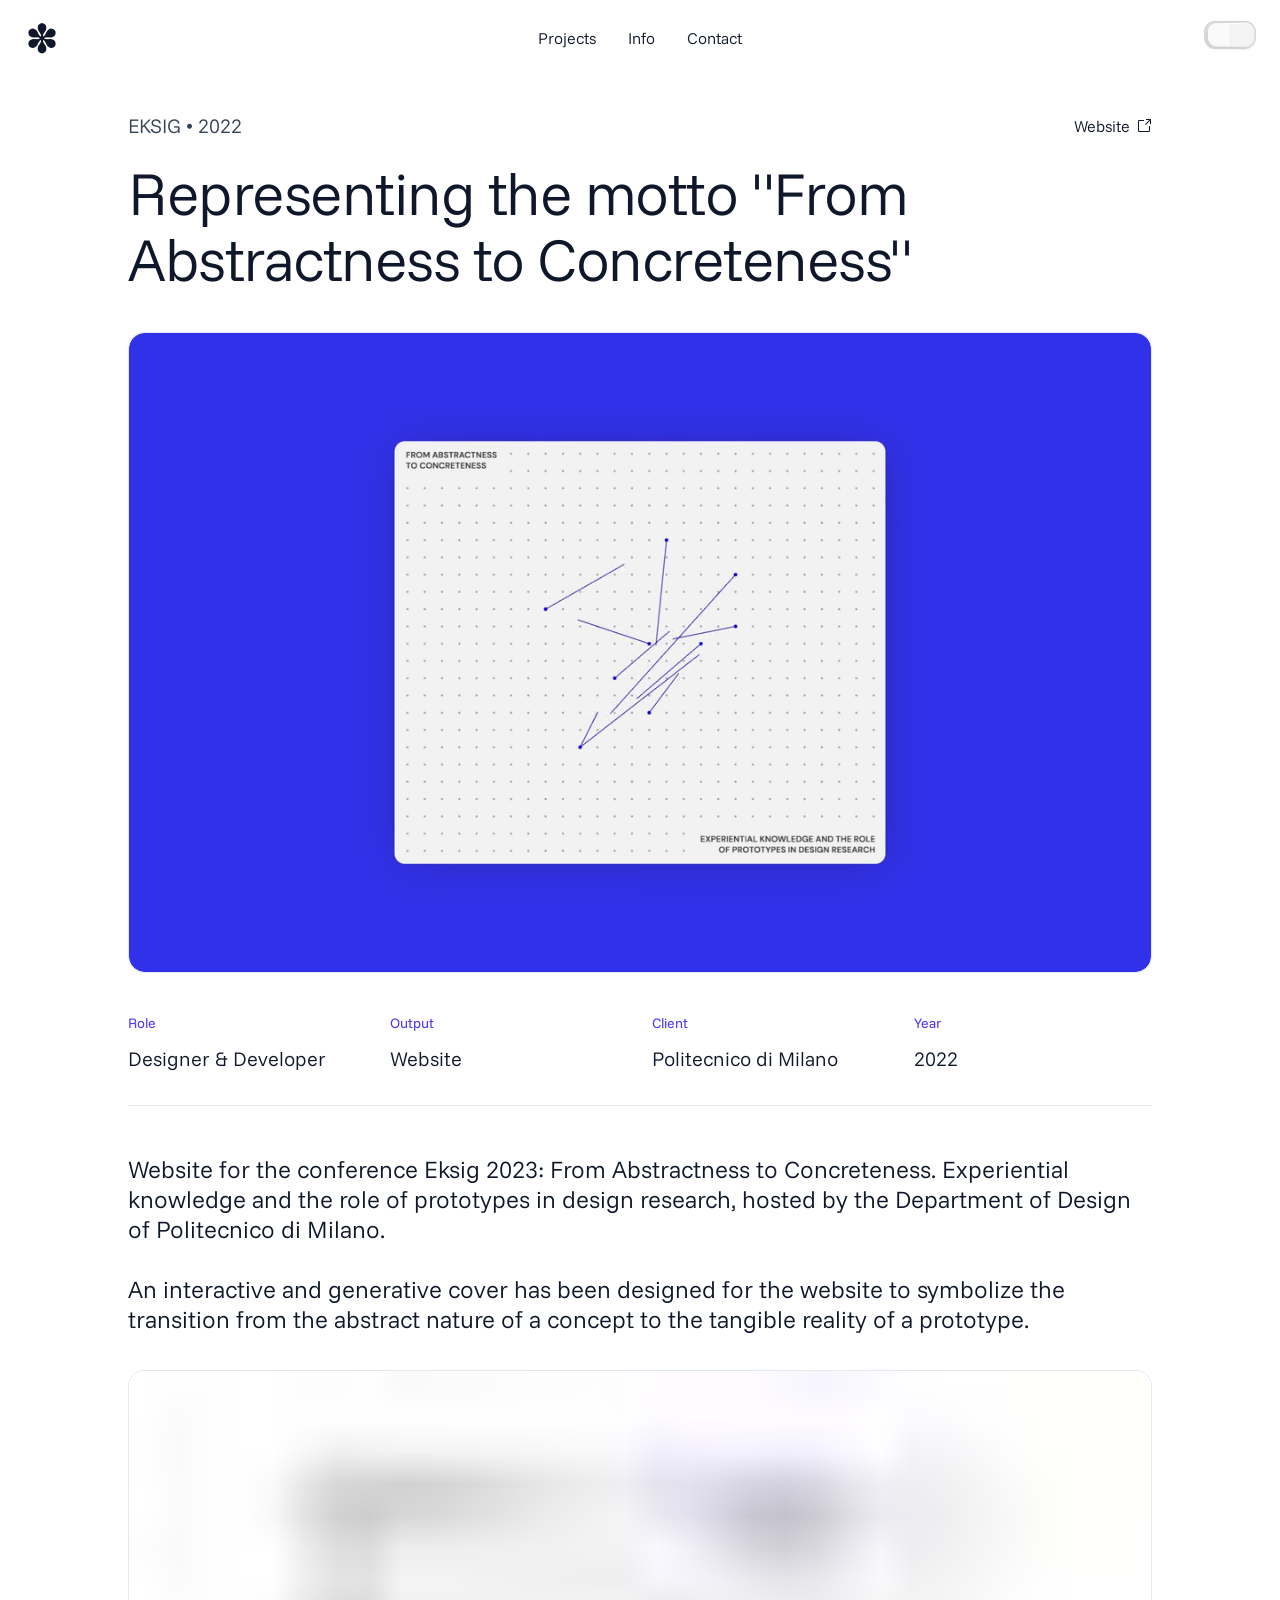
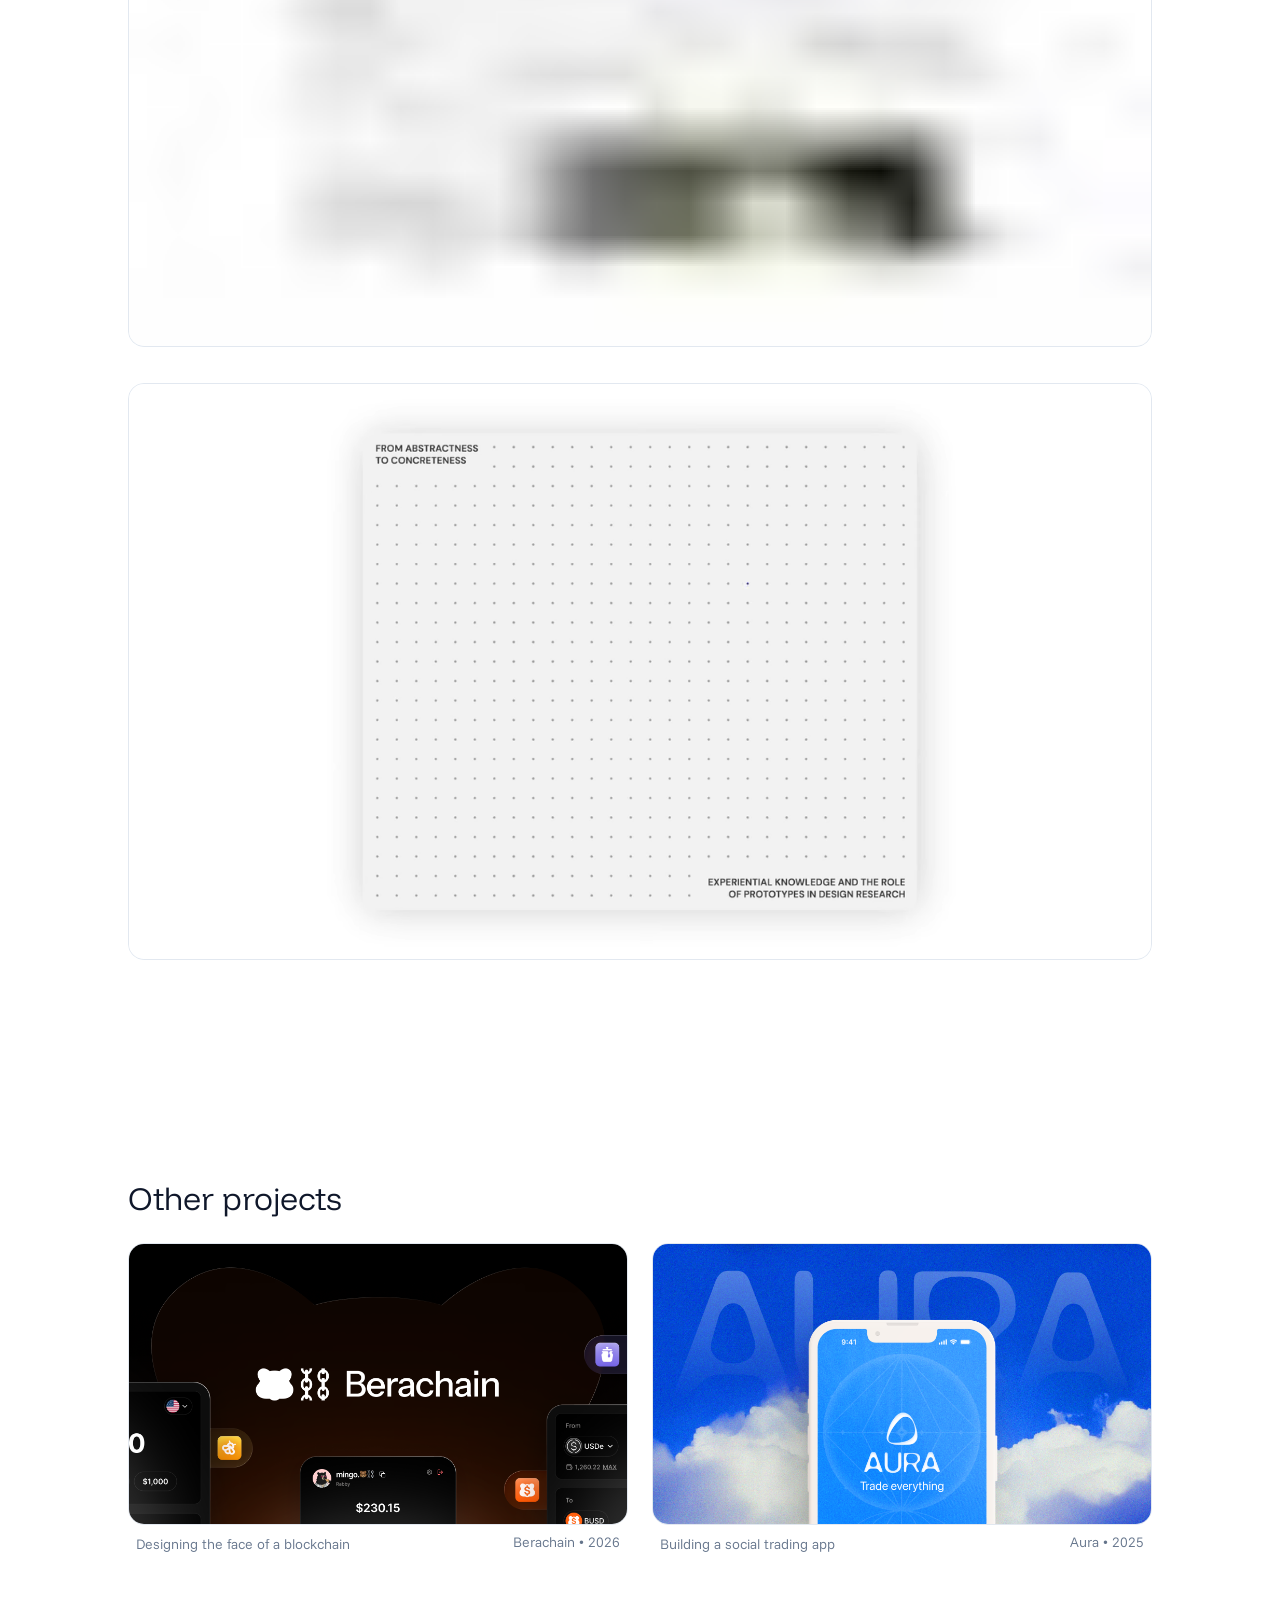
<file: projects/eksig.html>
<!doctype html>
<html lang="en">
	<head>
		<meta charset="utf-8" />
		<meta name="viewport" content="width=device-width, initial-scale=1" />
		<script>
			try {
				const theme = localStorage.getItem('theme');
				if (theme === 'light' || theme === 'dark') document.documentElement.dataset.theme = theme;
			} catch {
				/* Use the system preference when storage is unavailable. */
			}
		</script>
		<noscript>
			<style>
				/* Keep JS video space reserved until hydration. Only no-JS uses the fallback. */
				.media-frame[data-media] > video[data-deferred] {
					display: none;
				}
				.media-frame[data-media][data-media-state] > img:not([data-preview]) {
					opacity: 1;
				}
				.media-frame[data-media] > .media-preview,
				.media-frame[data-media]::after {
					display: none;
				}
			</style>
		</noscript>
		
		<link href="/_app/immutable/assets/0.Bayv5SwZ.css" rel="stylesheet">
		<link href="/_app/immutable/assets/ProjectCard.CknThM-J.css" rel="stylesheet">
		<link href="/_app/immutable/assets/6.D0Aj9Muj.css" rel="stylesheet">
		<link rel="modulepreload" href="/_app/immutable/entry/start.CMeeshKE.js">
		<link rel="modulepreload" href="/_app/immutable/chunks/Big9_mfa.js">
		<link rel="modulepreload" href="/_app/immutable/chunks/CsI9m2ZH.js">
		<link rel="modulepreload" href="/_app/immutable/chunks/m8rS4o8h.js">
		<link rel="modulepreload" href="/_app/immutable/chunks/Bc11O1h5.js">
		<link rel="modulepreload" href="/_app/immutable/chunks/NLkZbKvm.js">
		<link rel="modulepreload" href="/_app/immutable/entry/app.oIXFRcF6.js">
		<link rel="modulepreload" href="/_app/immutable/chunks/BXl3LOEh.js">
		<link rel="modulepreload" href="/_app/immutable/chunks/DsnmJJEf.js">
		<link rel="modulepreload" href="/_app/immutable/chunks/ByzYFYi9.js">
		<link rel="modulepreload" href="/_app/immutable/chunks/BhuIKg7_.js">
		<link rel="modulepreload" href="/_app/immutable/chunks/BGiacd6y.js">
		<link rel="modulepreload" href="/_app/immutable/nodes/0.BAcy5qYY.js">
		<link rel="modulepreload" href="/_app/immutable/chunks/BolvSn8E.js">
		<link rel="modulepreload" href="/_app/immutable/chunks/pFuOVO33.js">
		<link rel="modulepreload" href="/_app/immutable/chunks/Bazdk27Q.js">
		<link rel="modulepreload" href="/_app/immutable/chunks/D2S8ynfT.js">
		<link rel="modulepreload" href="/_app/immutable/chunks/CaBG30Z9.js">
		<link rel="modulepreload" href="/_app/immutable/chunks/DyGXjPGR.js">
		<link rel="modulepreload" href="/_app/immutable/nodes/6.Cc0JsB6q.js">
		<link rel="modulepreload" href="/_app/immutable/chunks/D9rnoYAm.js">
		<link rel="modulepreload" href="/_app/immutable/chunks/T5RaJm5C.js">
		<link rel="modulepreload" href="/_app/immutable/chunks/BtDT2MiD.js">
		<link rel="modulepreload" href="/_app/immutable/chunks/CagCdIuZ.js"><!--[--><link rel="icon" href="data:image/svg+xml,%3csvg%20width='128'%20height='128'%20viewBox='0%200%20128%20128'%20fill='none'%20xmlns='http://www.w3.org/2000/svg'%3e%3crect%20width='128'%20height='128'%20rx='40'%20fill='white'/%3e%3cpath%20d='M64.0488%20111C61.6282%20111%2059.6831%20110.006%2058.2134%20108.018C56.7438%20106.029%2056.009%20103.565%2056.009%20100.626C56.009%2097.341%2057.176%2092.4134%2059.5102%2085.8432C61.8443%2079.1001%2063.0114%2072.4435%2063.0114%2065.8733C60.1586%2067.6023%2057.6515%2069.3746%2055.4903%2071.19C53.329%2073.0054%2051.4271%2074.8209%2049.7846%2076.6363C47.6234%2079.0569%2045.4621%2081.3911%2043.3009%2083.6388C41.1396%2085.8%2038.9784%2087.5722%2036.8171%2088.9554C34.6559%2090.3386%2032.4514%2091.0302%2030.2037%2091.0302C28.1289%2091.0302%2026.3567%2090.3386%2024.8871%2088.9554C23.4174%2087.4858%2022.6826%2085.8%2022.6826%2083.8981C22.6826%2081.7369%2023.5903%2079.7053%2025.4058%2077.8034C27.2212%2075.8151%2030.0308%2074.3022%2033.8346%2073.2648C35.7365%2072.7461%2037.7249%2072.2274%2039.7997%2071.7087C41.9609%2071.1036%2044.2518%2070.5849%2046.6724%2070.1526C51.3407%2069.2017%2056.4412%2067.1701%2061.974%2064.0579C56.4412%2060.9457%2051.1678%2058.8709%2046.1537%2057.8335C41.3125%2056.7961%2037.0333%2055.7587%2033.3159%2054.7213C29.685%2053.5975%2027.0051%2052.0846%2025.2761%2050.1827C23.5471%2048.1944%2022.6826%2046.1196%2022.6826%2043.9584C22.6826%2041.97%2023.3742%2040.3275%2024.7574%2039.0307C26.2271%2037.734%2028.0857%2037.0856%2030.3334%2037.0856C32.6676%2037.0856%2035.0449%2037.9501%2037.4655%2039.6791C39.8861%2041.3216%2042.2635%2043.3532%2044.5976%2045.7738C46.9318%2048.1944%2049.0498%2050.4853%2050.9517%2052.6465C53.891%2056.0181%2057.9109%2059.2167%2063.0114%2062.2425V60.5567C63.0114%2057.9632%2062.8817%2055.6291%2062.6224%2053.5543C62.4495%2051.393%2062.1037%2049.5344%2061.585%2047.9783C60.8934%2045.9035%2060.1153%2043.5693%2059.2508%2040.9758C58.4728%2038.3823%2057.7812%2035.8753%2057.176%2033.4547C56.5709%2030.9477%2056.2683%2028.9593%2056.2683%2027.4897C56.2683%2024.4639%2057.0031%2022.0001%2058.4728%2020.0982C60.0289%2018.1099%2061.974%2017.1157%2064.3081%2017.1157C66.5558%2017.1157%2068.4577%2018.0667%2070.0138%2019.9686C71.5699%2021.8705%2072.348%2024.3775%2072.348%2027.4897C72.348%2030.6019%2071.1809%2035.616%2068.8468%2042.5319C66.5126%2049.3615%2065.3455%2055.9316%2065.3455%2062.2425C67.161%2061.0322%2068.5874%2060.1244%2069.6248%2059.5193C70.6622%2058.8277%2071.5267%2058.2225%2072.2183%2057.7038C72.9099%2057.0987%2073.6879%2056.4071%2074.5524%2055.6291C75.4169%2054.7646%2076.6272%2053.5543%2078.1833%2051.9982C84.2348%2045.3415%2088.4708%2041.192%2090.8914%2039.5494C93.312%2037.9069%2095.8191%2037.0856%2098.4126%2037.0856C100.487%2037.0856%20102.216%2037.734%20103.6%2039.0307C104.983%2040.3275%20105.674%2041.97%20105.674%2043.9584C105.674%2046.1196%20104.81%2048.1512%20103.081%2050.0531C101.438%2051.8685%2098.7151%2053.3814%2094.9113%2054.5917C93.0959%2055.1968%2091.1075%2055.7587%2088.9463%2056.2774C86.8715%2056.7961%2084.6238%2057.3148%2082.2032%2057.8335C77.4485%2058.8709%2072.1751%2060.9457%2066.3829%2064.0579C69.1493%2065.614%2071.786%2066.9107%2074.2931%2067.9481C76.8866%2068.8991%2079.3936%2069.6339%2081.8142%2070.1526C86.5689%2071.19%2090.805%2072.2706%2094.5223%2073.3945C98.3261%2074.4319%20101.136%2075.9015%20102.951%2077.8034C104.767%2079.7053%20105.674%2081.7369%20105.674%2083.8981C105.674%2085.8%20104.939%2087.4858%20103.47%2088.9554C102.087%2090.3386%20100.271%2091.0302%2098.0235%2091.0302C96.1216%2091.0302%2094.1333%2090.3818%2092.0585%2089.0851C89.9837%2087.7883%2087.9521%2086.2322%2085.9638%2084.4168C83.9755%2082.5149%2082.16%2080.6562%2080.5175%2078.8408C78.9614%2077.0254%2077.7078%2075.5989%2076.7569%2074.5615C74.855%2072.4003%2071.0512%2069.5042%2065.3455%2065.8733V67.5591C65.3455%2073.0054%2066.4694%2079.1866%2068.7171%2086.1026C70.9648%2093.0185%2072.0886%2097.8597%2072.0886%20100.626C72.0886%20103.652%2071.3106%20106.116%2069.7545%20108.018C68.1984%20110.006%2066.2965%20111%2064.0488%20111Z'%20fill='black'/%3e%3c/svg%3e"/><!--]-->
	</head>
	<body data-sveltekit-preload-data="hover">
		<div style="display: contents"><!--[--><!--[--><!----><div class="isolate min-h-screen bg-background text-foreground-1"><header data-menu-open="false" class="fixed top-0 left-0 z-50 w-full px-4 py-5 transition-transform md:px-6 motion-base translate-y-0 svelte-1elxaub"><div class="header-surface relative z-50 flex items-center justify-between svelte-1elxaub"><a href="/" class="flex h-9 w-9 items-center justify-center font-display text-3xl leading-none text-foreground-1 svelte-1elxaub" aria-label="Alessandro Quets — Home"><span aria-hidden="true">✽</span></a> <nav class="hidden items-center gap-8 md:absolute md:left-1/2 md:flex md:-translate-x-1/2"><!--[--><a href="/projects" class="text-foreground-1 transition-colors hover:underline underline svelte-1elxaub"><span class="scramble-label"><span class="scramble-original">Projects</span><span class="scramble-output" aria-hidden="true"></span></span><!----></a><a href="/info" class="text-foreground-1 transition-colors hover:underline svelte-1elxaub"><span class="scramble-label"><span class="scramble-original">Info</span><span class="scramble-output" aria-hidden="true"></span></span><!----></a><a href="/contact" class="text-foreground-1 transition-colors hover:underline svelte-1elxaub"><span class="scramble-label"><span class="scramble-original">Contact</span><span class="scramble-output" aria-hidden="true"></span></span><!----></a><!--]--></nav> <div class="flex items-center gap-4"><div class="hidden md:block"><button class="theme-switch svelte-mls84d" type="button" role="switch" aria-label="Dark theme" aria-checked="false"><span class="thumb svelte-mls84d" aria-hidden="true"></span></button><!----></div> <button class="relative z-50 flex h-6 w-6 flex-col items-center justify-center gap-1.5 text-foreground-1 md:hidden svelte-1elxaub" aria-label="Open menu" aria-expanded="false"><span class="block h-0.5 w-5 bg-foreground-1 transition-transform motion-base svelte-1elxaub"></span> <span class="block h-0.5 w-5 bg-foreground-1 transition-transform motion-base svelte-1elxaub"></span></button></div></div> <nav class="mobile-menu fixed inset-0 z-40 flex h-dvh flex-col items-center justify-center gap-8 bg-background md:hidden svelte-1elxaub" data-open="false" data-keyboard="false" inert aria-hidden="true" aria-label="Mobile navigation"><!--[--><a href="/projects" class="text-2xl text-foreground-1 hover:underline underline svelte-1elxaub" style="--item-delay: 0ms"><span class="scramble-label"><span class="scramble-original">Projects</span><span class="scramble-output" aria-hidden="true"></span></span><!----></a><a href="/info" class="text-2xl text-foreground-1 hover:underline svelte-1elxaub" style="--item-delay: 50ms"><span class="scramble-label"><span class="scramble-original">Info</span><span class="scramble-output" aria-hidden="true"></span></span><!----></a><a href="/contact" class="text-2xl text-foreground-1 hover:underline svelte-1elxaub" style="--item-delay: 100ms"><span class="scramble-label"><span class="scramble-original">Contact</span><span class="scramble-output" aria-hidden="true"></span></span><!----></a><!--]--> <button class="theme-switch svelte-mls84d" type="button" role="switch" aria-label="Dark theme" aria-checked="false"><span class="thumb svelte-mls84d" aria-hidden="true"></span></button><!----></nav></header><!----> <main class="relative z-10 min-h-screen rounded-b-xl bg-background p-4 pt-14 pb-20 md:p-6 md:pt-20 md:pb-32"><!----><article class="mx-auto max-w-5xl space-y-10 pb-20"><section class="pt-8" aria-label="Project intro"><div class="space-y-5"><div class="flex flex-wrap items-center justify-between gap-x-5 gap-y-2"><p class="text-lg text-foreground-2">EKSIG • 2022</p> <!--[--><div class="flex flex-wrap gap-x-5 gap-y-2"><!--[--><a href="https://www.eksig2023.polimi.it/" class="text-base inline-flex items-center gap-1.5 underline-offset-4 transition-colors hover:underline" target="_blank" rel="noopener noreferrer"><span class="scramble-label"><span class="scramble-original">Website</span><span class="scramble-output" aria-hidden="true"></span></span><!----> <!--[--><!----><svg xmlns="http://www.w3.org/2000/svg" viewBox="0 0 32 32" fill="currentColor" preserveAspectRatio="xMidYMid meet" width="16" height="16" aria-hidden="true"><!--[!--><!--]--><path d="M26,28H6a2.0027,2.0027,0,0,1-2-2V6A2.0027,2.0027,0,0,1,6,4H16V6H6V26H26V16h2V26A2.0027,2.0027,0,0,1,26,28Z"></path><path d="M20 2 20 4 26.586 4 18 12.586 19.414 14 28 5.414 28 12 30 12 30 2 20 2z"></path></svg><!----><!--]--><!----></a><!--]--></div><!--]--></div> <h1 class="md:text-6xl max-w-4xl text-4xl tracking-tight text-foreground-1 sm:text-5xl">Representing the motto "From Abstractness to Concreteness"</h1></div></section> <!--[--><figure class="overflow-hidden rounded-xl border border-border bg-surface-1"><!----><div data-media="" data-media-state="loading" data-media-instant="" class="media-frame"><!--[--><img data-preview="" src="[data-uri]" alt="" aria-hidden="true" class="media-preview"/><!--]--> <!--[--><video data-deferred="" data-src="/media/eksig-presentation.webm" data-eager="" data-autoplay="" poster="[data-uri]" muted loop playsinline preload="none" class="block aspect-[16/10] w-full object-cover"></video> <noscript><video src="/media/eksig-presentation.webm" poster="[data-uri]" muted loop playsinline controls preload="none" class="block aspect-[16/10] w-full object-cover"></video></noscript><!--]--></div><!----><!----></figure><!--]--> <section class="border-b border-border pb-8" aria-label="Project metadata"><dl class="grid gap-6 sm:grid-cols-2 lg:grid-cols-4"><!--[--><div><dt class="mb-3 text-sm font-normal tracking-normal text-primary">Role</dt> <dd class="mt-1 text-lg text-foreground-1">Designer &amp; Developer</dd></div><!--]--> <!--[--><div><dt class="mb-3 text-sm font-normal tracking-normal text-primary">Output</dt> <dd class="mt-1 text-lg text-foreground-1">Website</dd></div><!--]--> <!--[--><div><dt class="mb-3 text-sm font-normal tracking-normal text-primary">Client</dt> <dd class="mt-1 text-lg text-foreground-1">Politecnico di Milano</dd></div><!--]--> <div><dt class="mb-3 text-sm font-normal tracking-normal text-primary">Year</dt> <dd class="mt-1 text-lg text-foreground-1">2022</dd></div></dl></section> <!--[--><section id="overview" class="pt-2"><div id="content" class="rich-text rich-text--project prose md:prose-lg"><!----><p>Website for the conference Eksig 2023: From Abstractness to Concreteness. Experiential knowledge and the role of prototypes in design research, hosted by the Department of Design of Politecnico di Milano.<br /><br />An interactive and generative cover has been designed for the website to symbolize the transition from the abstract nature of a concept to the tangible reality of a prototype.</p>
                <div data-media data-media-state="loading" class="media-frame"><img data-preview src="[data-uri]" alt="" aria-hidden="true" class="media-preview" /><video data-deferred preload="none" poster="[data-uri]" data-src="/media/eksig-website-scroll.webm" data-autoplay muted loop playsinline></video><noscript><video controls preload="none" poster="[data-uri]" src="/media/eksig-website-scroll.webm" muted loop playsinline></video></noscript></div>
              
                <div data-media data-media-state="loading" class="media-frame"><img data-preview src="[data-uri]" alt="" aria-hidden="true" class="media-preview" /><video data-deferred preload="none" poster="[data-uri]" data-src="/media/eksig-shape-animation.webm" data-autoplay muted loop playsinline></video><noscript><video controls preload="none" poster="[data-uri]" src="/media/eksig-shape-animation.webm" muted loop playsinline></video></noscript></div>
              <p><br /></p><!----></div></section><!--]--> <!--[--><section class="pt-20 md:pt-28" aria-labelledby="other-projects-heading"><h2 id="other-projects-heading" class="mb-6 font-display text-2xl text-foreground-1">Other projects</h2> <ul class="grid grid-cols-2 gap-4 md:gap-6"><!--[--><li class="min-w-0 list-none"><a href="/projects/berachain" class="group block svelte-oviq8z"><div class="overflow-clip rounded-xl border border-border bg-surface-1"><div class="bg-white ring-primary/30 group-focus-visible:ring-2 dark:bg-surface-1"><!--[!--><!--[--><!----><div data-media="" data-media-state="loading" class="media-frame"><!--[--><img data-preview="" src="[data-uri]" alt="" aria-hidden="true" class="media-preview"/><!--]--> <!--[!--><img src="/media/berachain-cover.png" alt="Berachain landing page hero section" width="1920" height="1080" loading="lazy" fetchpriority="auto" decoding="async" class="block aspect-video w-full object-cover transition-transform motion-base group-hover:scale-110 group-focus-visible:scale-110"/><!--]--></div><!----><!--]--><!--]--></div></div> <div class="mt-2 flex items-baseline justify-between gap-3.5 text-sm leading-snug text-foreground-3"><p class="m-0 flex min-w-0 flex-1 items-center gap-2"><span class="h-1.5 w-0 shrink-0 rounded-full bg-foreground-1 opacity-0 transition-all motion-base group-hover:w-3 group-hover:opacity-100 group-focus-visible:w-3 group-focus-visible:opacity-100"></span> <span class="min-w-0 truncate transition-colors motion-base group-hover:text-foreground-1 group-focus-visible:text-foreground-1">Designing the face of a blockchain</span></p> <p class="mx-2 shrink-0 whitespace-nowrap transition-colors motion-base group-hover:text-foreground-1 group-focus-visible:text-foreground-1">Berachain • 2026</p></div></a><!----></li><li class="min-w-0 list-none"><a href="/projects/aura" class="group block svelte-oviq8z"><div class="overflow-clip rounded-xl border border-border bg-surface-1"><div class="bg-white ring-primary/30 group-focus-visible:ring-2 dark:bg-surface-1"><!--[!--><!--[--><!----><div data-media="" data-media-state="loading" class="media-frame"><!--[--><img data-preview="" src="[data-uri]" alt="" aria-hidden="true" class="media-preview"/><!--]--> <!--[!--><img src="/media/aura-cover.png" alt="Aura trading app on a phone against a blue sky and clouds" width="1920" height="1080" loading="lazy" fetchpriority="auto" decoding="async" class="block aspect-video w-full object-cover transition-transform motion-base group-hover:scale-110 group-focus-visible:scale-110"/><!--]--></div><!----><!--]--><!--]--></div></div> <div class="mt-2 flex items-baseline justify-between gap-3.5 text-sm leading-snug text-foreground-3"><p class="m-0 flex min-w-0 flex-1 items-center gap-2"><span class="h-1.5 w-0 shrink-0 rounded-full bg-foreground-1 opacity-0 transition-all motion-base group-hover:w-3 group-hover:opacity-100 group-focus-visible:w-3 group-focus-visible:opacity-100"></span> <span class="min-w-0 truncate transition-colors motion-base group-hover:text-foreground-1 group-focus-visible:text-foreground-1">Building a social trading app</span></p> <p class="mx-2 shrink-0 whitespace-nowrap transition-colors motion-base group-hover:text-foreground-1 group-focus-visible:text-foreground-1">Aura • 2025</p></div></a><!----></li><!--]--></ul></section><!--]--></article> <!----><dialog class="project-gallery text-foreground-1 svelte-10c0g5b" aria-label="Project media gallery"><!--[!--><!--]--></dialog><!----><!----><!----></main> <div class="h-px" aria-hidden="true"></div> <footer data-theme="dark" data-reveal="false" class="svelte-jz8lnl"><div class="footer-content mx-auto max-w-7xl px-2 pt-12 pb-6 md:pt-16 svelte-jz8lnl"><div class="grid grid-cols-2 gap-10 md:grid-cols-[1.5fr_0.7fr_1fr] md:gap-12 svelte-jz8lnl"><div class="col-span-2 md:col-span-1 svelte-jz8lnl"><h2 class="font-display text-3xl leading-[1.1] whitespace-pre-line md:text-4xl svelte-jz8lnl">Make it clear.
Make it feel right.</h2></div> <nav aria-label="Footer navigation" class="svelte-jz8lnl"><ul class="space-y-2 svelte-jz8lnl"><!--[--><li class="svelte-jz8lnl"><a href="/" class="svelte-jz8lnl"><span class="scramble-label"><span class="scramble-original">Home</span><span class="scramble-output" aria-hidden="true"></span></span><!----></a></li><li class="svelte-jz8lnl"><a href="/projects" class="svelte-jz8lnl"><span class="scramble-label"><span class="scramble-original">Projects</span><span class="scramble-output" aria-hidden="true"></span></span><!----></a></li><li class="svelte-jz8lnl"><a href="/info" class="svelte-jz8lnl"><span class="scramble-label"><span class="scramble-original">Info</span><span class="scramble-output" aria-hidden="true"></span></span><!----></a></li><li class="svelte-jz8lnl"><a href="/contact" class="svelte-jz8lnl"><span class="scramble-label"><span class="scramble-original">Contact</span><span class="scramble-output" aria-hidden="true"></span></span><!----></a></li><li class="svelte-jz8lnl"><a href="/index.md" class="svelte-jz8lnl"><span class="scramble-label"><span class="scramble-original">index.md</span><span class="scramble-output" aria-hidden="true"></span></span><!----></a></li><!--]--></ul></nav> <div class="svelte-jz8lnl"><ul class="space-y-2 svelte-jz8lnl"><li class="svelte-jz8lnl"><a href="mailto:alessandroquets@gmail.com" class="svelte-jz8lnl"><span class="scramble-label"><span class="scramble-original">Email</span><span class="scramble-output" aria-hidden="true"></span></span><!----> <span aria-hidden="true" class="svelte-jz8lnl">↗</span></a></li> <!--[--><li class="svelte-jz8lnl"><a href="https://github.com/MingoBerlingo" target="_blank" rel="noopener noreferrer" class="svelte-jz8lnl"><span class="scramble-label"><span class="scramble-original">GitHub</span><span class="scramble-output" aria-hidden="true"></span></span><!----> <span aria-hidden="true" class="svelte-jz8lnl">↗</span></a></li><!--]--> <!--[--><li class="svelte-jz8lnl"><a href="https://www.linkedin.com/in/alessandro-quets-07531a3b6/" target="_blank" rel="noopener noreferrer" class="svelte-jz8lnl"><span class="scramble-label"><span class="scramble-original">LinkedIn</span><span class="scramble-output" aria-hidden="true"></span></span><!----> <span aria-hidden="true" class="svelte-jz8lnl">↗</span></a></li><!--]--></ul></div></div> <!--[--><div class="footer-keywords mt-10 svelte-jz8lnl"><p class="mb-3 text-xs text-foreground-1 svelte-jz8lnl">A few things I work with <span aria-hidden="true" class="svelte-jz8lnl">↘</span></p> <div class="footer-chip-space svelte-jz8lnl" data-chip-start="" aria-hidden="true"></div></div><!--]--> <div data-chip-floor="" class="mt-6 flex flex-wrap justify-between gap-3 text-xs text-foreground-2 svelte-jz8lnl"><span class="svelte-jz8lnl">© 2026 Alessandro Quets</span><span class="svelte-jz8lnl">In ♥ with pixels</span></div></div> <!--[--><div class="full-footer svelte-180ihp0"><!--[!--><!--]--> <!----><ul class="chip-scene svelte-180ihp0" aria-label="Project keywords"><!--[--><li class="svelte-180ihp0"><button type="button" disabled aria-label="Toss UX / UI keyword" class="svelte-180ihp0">UX / UI</button></li><li class="svelte-180ihp0"><button type="button" disabled aria-label="Toss Web Design keyword" class="svelte-180ihp0">Web Design</button></li><li class="svelte-180ihp0"><button type="button" disabled aria-label="Toss Creative Coding keyword" class="svelte-180ihp0">Creative Coding</button></li><li class="svelte-180ihp0"><button type="button" disabled aria-label="Toss Dataviz keyword" class="svelte-180ihp0">Dataviz</button></li><li class="svelte-180ihp0"><button type="button" disabled aria-label="Toss Interaction keyword" class="svelte-180ihp0">Interaction</button></li><li class="svelte-180ihp0"><button type="button" disabled aria-label="Toss Svelte keyword" class="svelte-180ihp0">Svelte</button></li><li class="svelte-180ihp0"><button type="button" disabled aria-label="Toss React keyword" class="svelte-180ihp0">React</button></li><li class="svelte-180ihp0"><button type="button" disabled aria-label="Toss Branding keyword" class="svelte-180ihp0">Branding</button></li><li class="svelte-180ihp0"><button type="button" disabled aria-label="Toss Design Systems keyword" class="svelte-180ihp0">Design Systems</button></li><li class="svelte-180ihp0"><button type="button" disabled aria-label="Toss Prototyping keyword" class="svelte-180ihp0">Prototyping</button></li><li class="svelte-180ihp0"><button type="button" disabled aria-label="Toss Frontend keyword" class="svelte-180ihp0">Frontend</button></li><li class="svelte-180ihp0"><button type="button" disabled aria-label="Toss Accessibility keyword" class="svelte-180ihp0">Accessibility</button></li><li class="svelte-180ihp0"><button type="button" disabled aria-label="Toss TypeScript keyword" class="svelte-180ihp0">TypeScript</button></li><li class="svelte-180ihp0"><button type="button" disabled aria-label="Toss Component Libraries keyword" class="svelte-180ihp0">Component Libraries</button></li><li class="svelte-180ihp0"><button type="button" disabled aria-label="Toss Motion Design keyword" class="svelte-180ihp0">Motion Design</button></li><li class="svelte-180ihp0"><button type="button" disabled aria-label="Toss Data Storytelling keyword" class="svelte-180ihp0">Data Storytelling</button></li><li class="svelte-180ihp0"><button type="button" disabled aria-label="Toss Figma keyword" class="svelte-180ihp0">Figma</button></li><li class="svelte-180ihp0"><button type="button" disabled aria-label="Toss Information Design keyword" class="svelte-180ihp0">Information Design</button></li><li class="svelte-180ihp0"><button type="button" disabled aria-label="Toss Interaction Design keyword" class="svelte-180ihp0">Interaction Design</button></li><li class="svelte-180ihp0"><button type="button" disabled aria-label="Toss UI Engineering keyword" class="svelte-180ihp0">UI Engineering</button></li><li class="svelte-180ihp0"><button type="button" disabled aria-label="Toss Design Tokens keyword" class="svelte-180ihp0">Design Tokens</button></li><li class="svelte-180ihp0"><button type="button" disabled aria-label="Toss AI Workflows keyword" class="svelte-180ihp0">AI Workflows</button></li><li class="svelte-180ihp0"><button type="button" disabled aria-label="Toss DeFi keyword" class="svelte-180ihp0">DeFi</button></li><li class="svelte-180ihp0"><button type="button" disabled aria-label="Toss Web3 keyword" class="svelte-180ihp0">Web3</button></li><!--]--></ul><!----></div><!--]--><!----></footer><!----></div><!----><!--]--> <!--[!--><!--]--><!--]-->
			
			<script>
				{
					__sveltekit_195jmc1 = {
						base: ""
					};

					const element = document.currentScript.parentElement;

					Promise.all([
						import("/_app/immutable/entry/start.CMeeshKE.js"),
						import("/_app/immutable/entry/app.oIXFRcF6.js")
					]).then(([kit, app]) => {
						kit.start(app, element, {
							node_ids: [0, 6],
							data: [{type:"data",data:{profile:{name:"Alessandro",surname:"Quets",jobPosition:"Digital Designer & Frontend Developer",presentationHtml:"\u003Cp>My background is in communication and information design. Over the past three years, I’ve worked with startups in DeFi and crypto, designing interfaces and building the frontend behind them.\u003C/p>\u003Cp>My work has ranged from trading products and design systems to a blockchain rebrand. Across these projects, I’ve been interested in the same challenge: helping people understand and use complex products.\u003C/p>\u003Cp>Alongside product work, I’m a teaching assistant in interaction design at Politecnico di Milano.\u003C/p>",email:"alessandroquets@gmail.com",github:{label:"MingoBerlingo",url:"https://github.com/MingoBerlingo"},linkedin:{label:"linkedin.com/in/alessandro-quets-07531a3b6",url:"https://www.linkedin.com/in/alessandro-quets-07531a3b6/"}},footerKeywords:[{id:"6ae4b0409463a3b51b42c578",label:"UX / UI",order:0,showInFooter:true},{id:"6ae4b0409463a3b51b42c57c",label:"Web Design",order:1,showInFooter:true},{id:"6ae4b0409463a3b51b42c580",label:"Creative Coding",order:2,showInFooter:true},{id:"6ae4b0409463a3b51b42c584",label:"Dataviz",order:3,showInFooter:true},{id:"6ae4b0409463a3b51b42c588",label:"Interaction",order:4,showInFooter:true},{id:"6ae4b0409463a3b51b42c58c",label:"Svelte",order:5,showInFooter:true},{id:"6ae4b0409463a3b51b42c590",label:"React",order:6,showInFooter:true},{id:"6ae4b0409463a3b51b42c594",label:"Branding",order:7,showInFooter:true},{id:"6ae8615526b10afc982fb827",label:"Design Systems",order:8,showInFooter:true},{id:"6ae8615526b10afc982fb82b",label:"Prototyping",order:9,showInFooter:true},{id:"6ae8615526b10afc982fb82f",label:"Frontend",order:10,showInFooter:true},{id:"6ae8615526b10afc982fb833",label:"Accessibility",order:11,showInFooter:true},{id:"6ae8615526b10afc982fb837",label:"TypeScript",order:12,showInFooter:true},{id:"6ae8615526b10afc982fb83b",label:"Component Libraries",order:13,showInFooter:true},{id:"6ae8615526b10afc982fb83f",label:"Motion Design",order:14,showInFooter:true},{id:"6ae8615526b10afc982fb843",label:"Data Storytelling",order:15,showInFooter:true},{id:"6ae8fdd6321ceae5155ea691",label:"Figma",order:16,showInFooter:true},{id:"6ae8fdd6321ceae5155ea699",label:"Information Design",order:17,showInFooter:true},{id:"6ae8fdd6321ceae5155ea69d",label:"Interaction Design",order:18,showInFooter:true},{id:"6ae8fdd6321ceae5155ea6a1",label:"UI Engineering",order:19,showInFooter:true},{id:"6ae8fdd6321ceae5155ea6a5",label:"Design Tokens",order:20,showInFooter:true},{id:"6ae8fdd6321ceae5155ea6a9",label:"AI Workflows",order:21,showInFooter:true},{id:"6ae8fdd6321ceae5155ea6ad",label:"DeFi",order:22,showInFooter:true},{id:"6ae8fdd6321ceae5155ea6b1",label:"Web3",order:23,showInFooter:true}],hero:{greeting:"Hey!",nameLine:"I’m Alessandro Quets.",introduction:"I’m a Digital Designer & Frontend Developer based in Lecco, Italy 🇮🇹",homepageIntroduction:"I care about how an interface looks [eye], how it feels, and how it works.\n\nI shape interactions, build design systems, and carry those decisions into production [components] Working in both Figma [figma] and code [code] lets me keep refining the details as I build.\n\nI can sit in a design review and open a pull request [pull-request] on the same day.",featuredProjects:[{id:"6ac8b04e1617bfc2eb4349f3"},{id:"6ae9da5d2756dce0f10604ee"},{id:"6aad520fe6ebe5c3c1970865"}],homepageImages:[]},footer:{heading:"Make it clear.\nMake it feel right.",keywordsHeading:"A few things I work with",signature:"In ♥ with pixels"}},uses:{}},{type:"data",data:{suggestedProjects:[{id:"6ac8b04e1617bfc2eb4349f3",slug:"berachain",title:"Berachain",shortTitle:"Berachain",tagline:"Designing the face of a blockchain",year:"2026-04-01T12:00:00.000Z",isFeatured:true,featuredImage:{previewDataURL:"[data-uri]",url:"/media/berachain-cover.png",alt:"Berachain landing page hero section",width:1920,height:1080},videoCover:null},{id:"6ae9da5d2756dce0f10604ee",slug:"aura",title:"Aura.money",shortTitle:"Aura",tagline:"Building a social trading app",year:"2025-01-01T12:00:00.000Z",isFeatured:true,featuredImage:{previewDataURL:"[data-uri]",url:"/media/aura-cover.png",alt:"Aura trading app on a phone against a blue sky and clouds",width:1920,height:1080},videoCover:null}],project:{id:"6aacf555cb6f21f01abb4672",slug:"eksig",title:"EKSIG",shortTitle:"EKSIG",tagline:"Representing the motto \"From Abstractness to Concreteness\"",year:"2022-04-01T12:00:00.000Z",isFeatured:false,isMinor:false,client:"Politecnico di Milano",role:"Designer & Developer",output:"Website",featuredImage:{previewDataURL:"[data-uri]",url:"/media/eksig-presentation.webm",alt:"EKSIG website presentation",width:null,height:null},videoCover:{previewDataURL:"[data-uri]",url:"/media/eksig-presentation.webm",alt:"EKSIG website presentation",width:null,height:null,mimeType:"video/webm"},links:[{label:"Website",url:"https://www.eksig2023.polimi.it/"}],collaborators:[{name:"Francesca Gheli"},{name:"Density Design Lab"}],contentHtml:"\u003Cp>Website for the conference Eksig 2023: From Abstractness to Concreteness. Experiential knowledge and the role of prototypes in design research, hosted by the Department of Design of Politecnico di Milano.\u003Cbr />\u003Cbr />An interactive and generative cover has been designed for the website to symbolize the transition from the abstract nature of a concept to the tangible reality of a prototype.\u003C/p>\n                \u003Cdiv data-media data-media-state=\"loading\" class=\"media-frame\">\u003Cimg data-preview src=\"[data-uri]\" alt=\"\" aria-hidden=\"true\" class=\"media-preview\" />\u003Cvideo data-deferred preload=\"none\" poster=\"[data-uri]\" data-src=\"/media/eksig-website-scroll.webm\" data-autoplay muted loop playsinline>\u003C/video>\u003Cnoscript>\u003Cvideo controls preload=\"none\" poster=\"[data-uri]\" src=\"/media/eksig-website-scroll.webm\" muted loop playsinline>\u003C/video>\u003C/noscript>\u003C/div>\n              \n                \u003Cdiv data-media data-media-state=\"loading\" class=\"media-frame\">\u003Cimg data-preview src=\"[data-uri]\" alt=\"\" aria-hidden=\"true\" class=\"media-preview\" />\u003Cvideo data-deferred preload=\"none\" poster=\"[data-uri]\" data-src=\"/media/eksig-shape-animation.webm\" data-autoplay muted loop playsinline>\u003C/video>\u003Cnoscript>\u003Cvideo controls preload=\"none\" poster=\"[data-uri]\" src=\"/media/eksig-shape-animation.webm\" muted loop playsinline>\u003C/video>\u003C/noscript>\u003C/div>\n              \u003Cp>\u003Cbr />\u003C/p>",createdAt:"2026-09-18T08:24:53.226Z",updatedAt:"2026-09-18T15:12:35.644Z"}},uses:{params:["slug"],parent:1}}],
							form: null,
							error: null
						});
					});
				}
			</script>
		</div>
	</body>
</html>
</file>
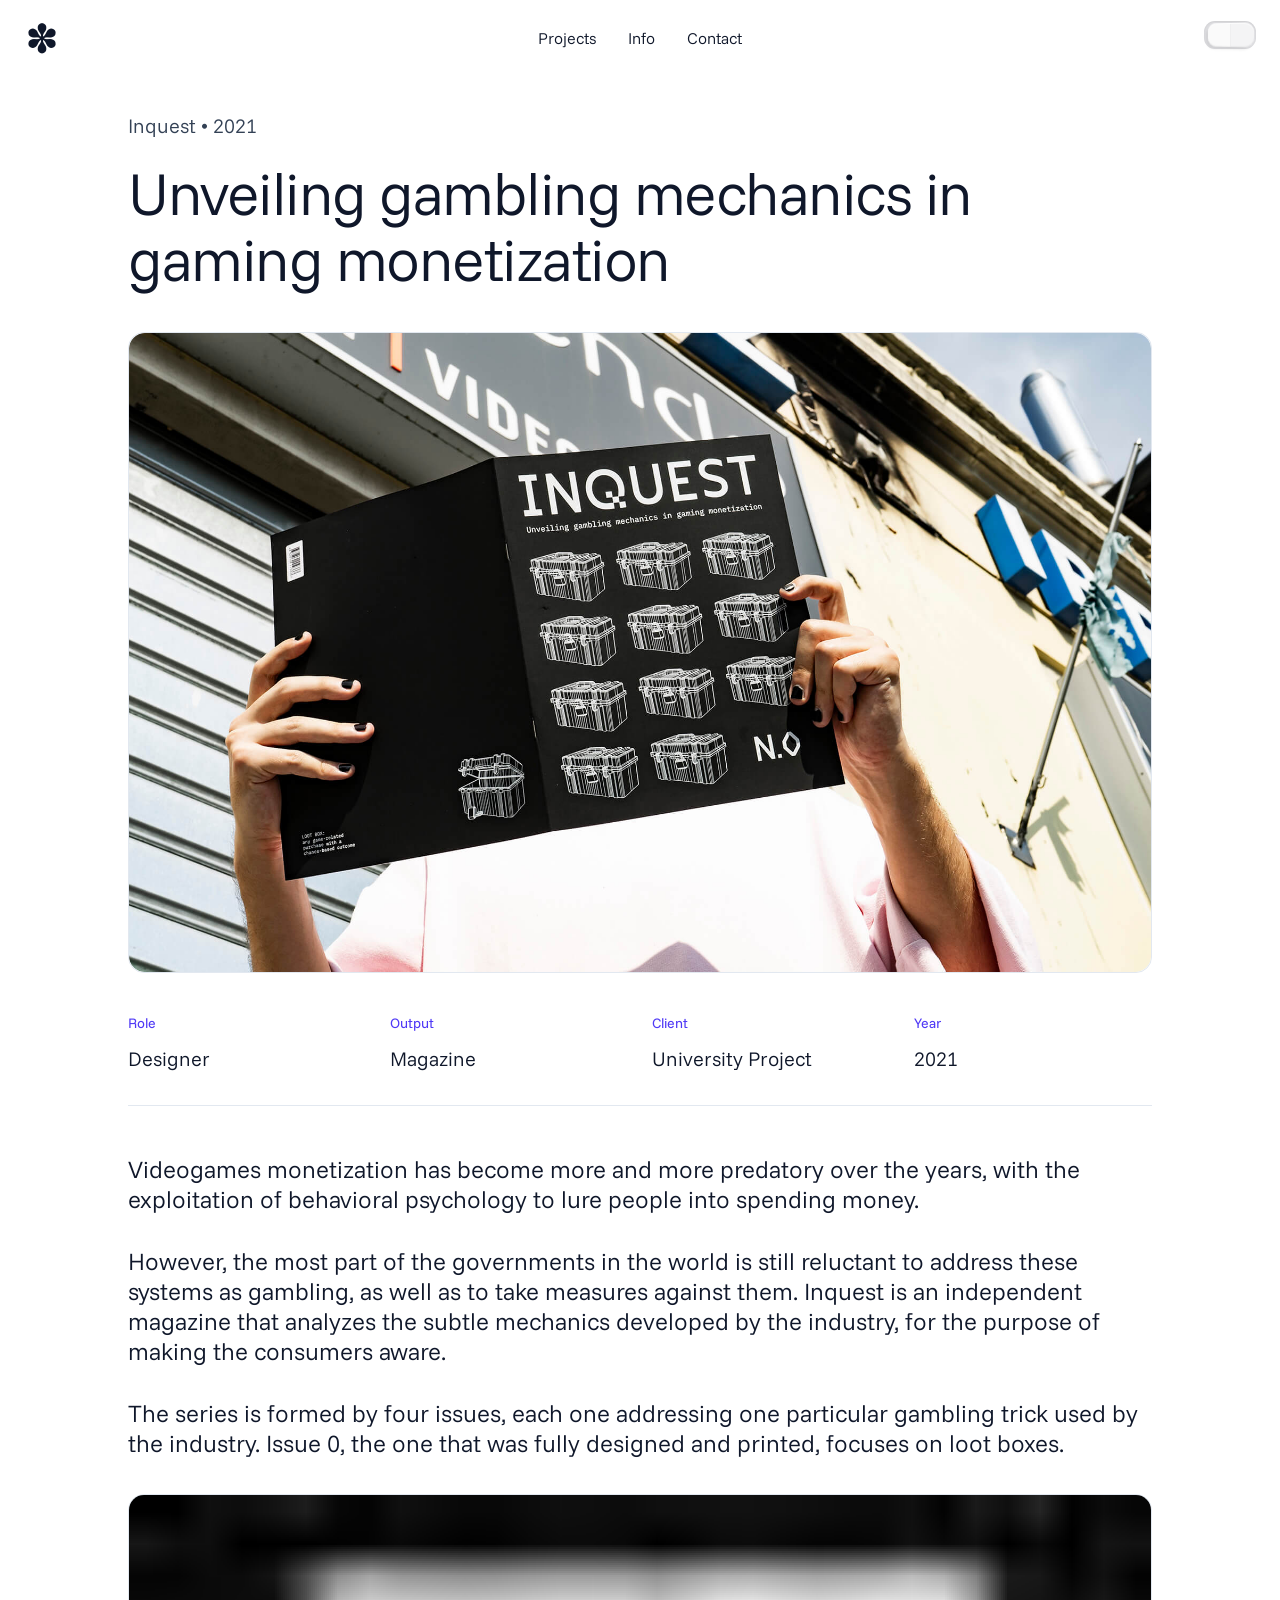
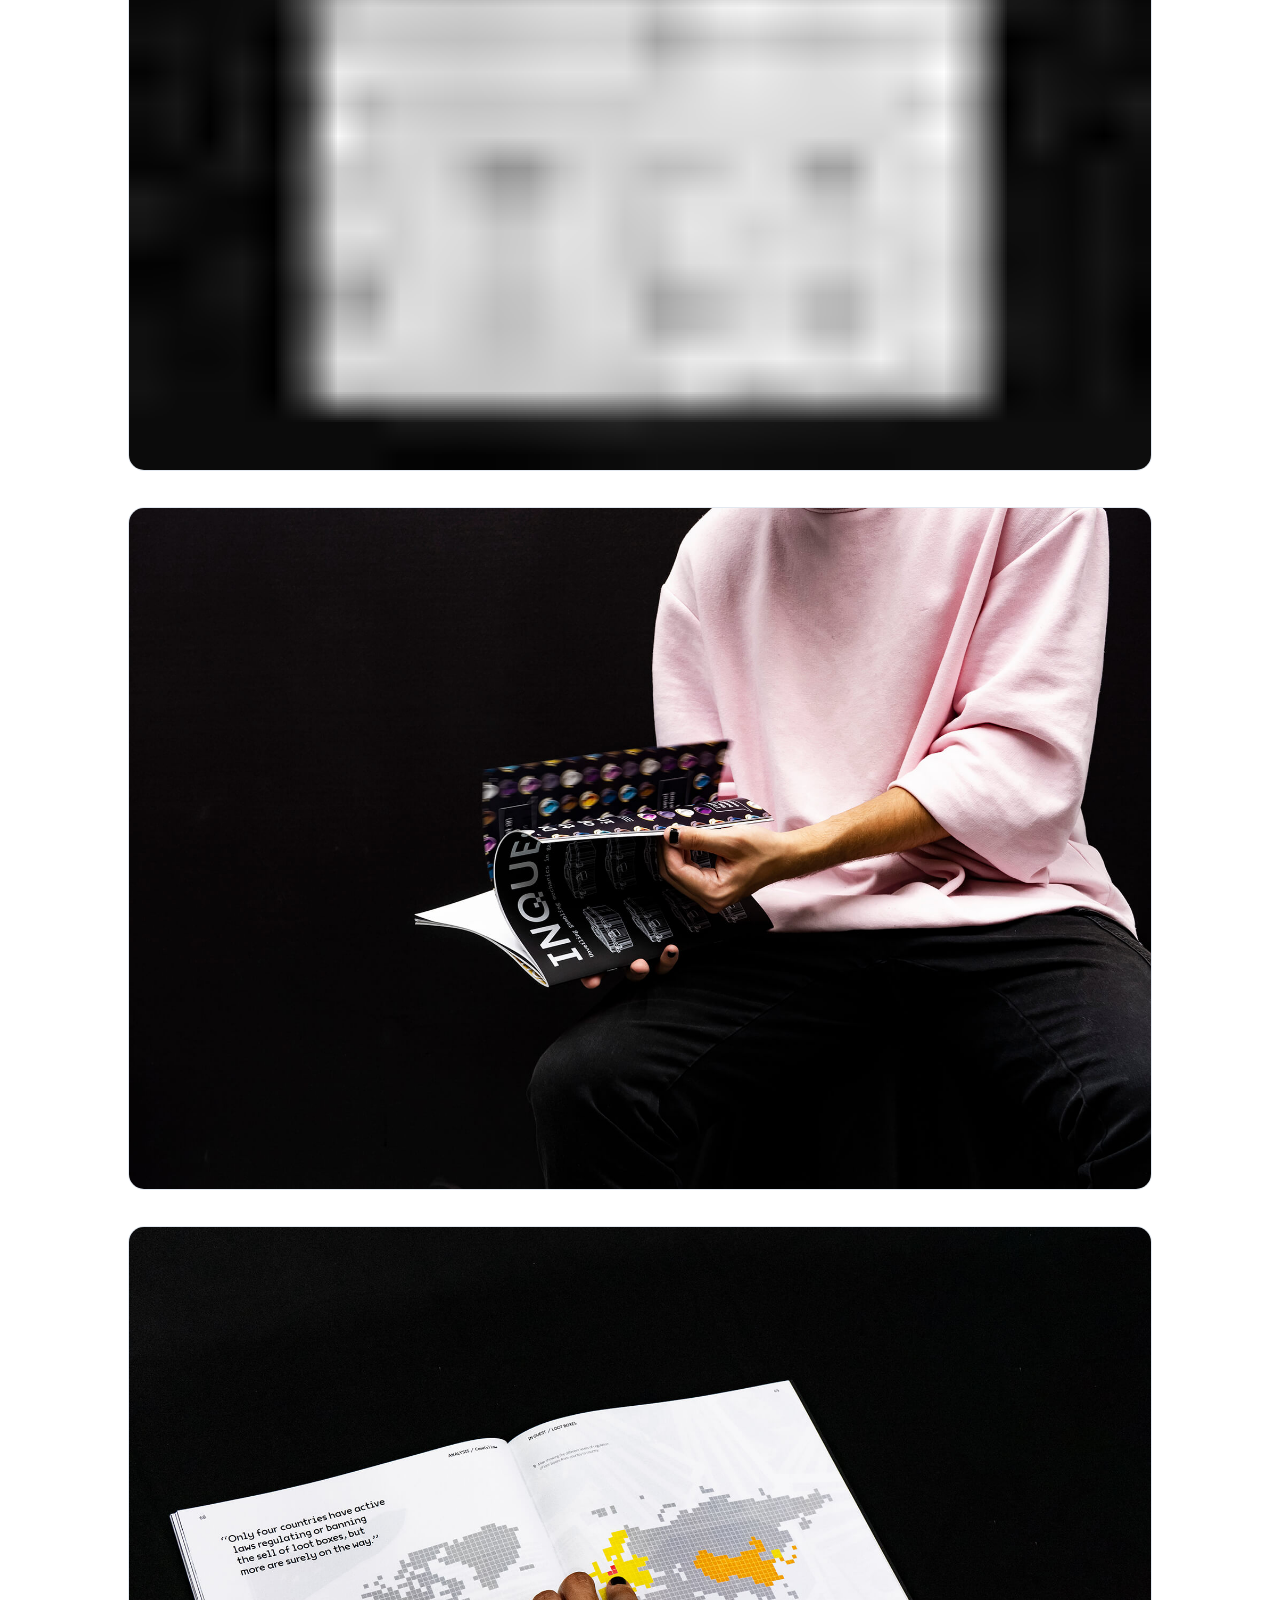
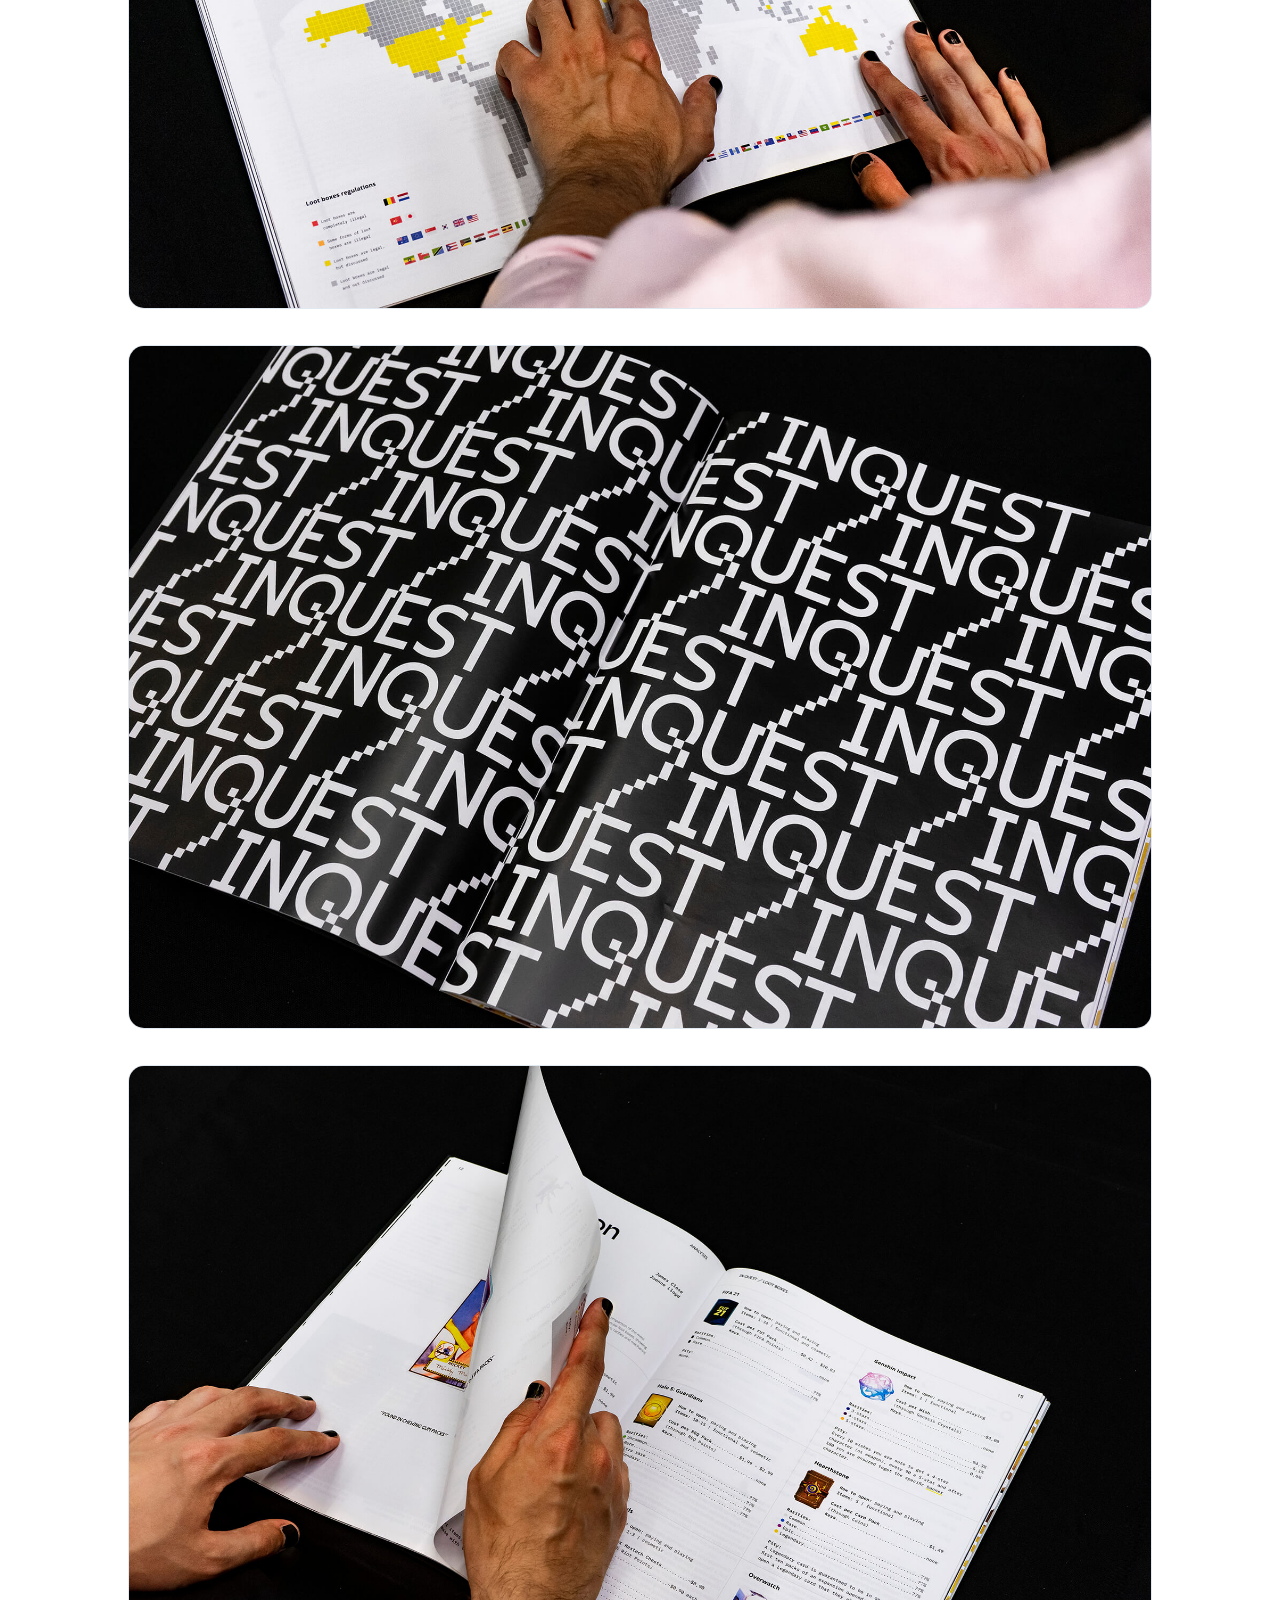
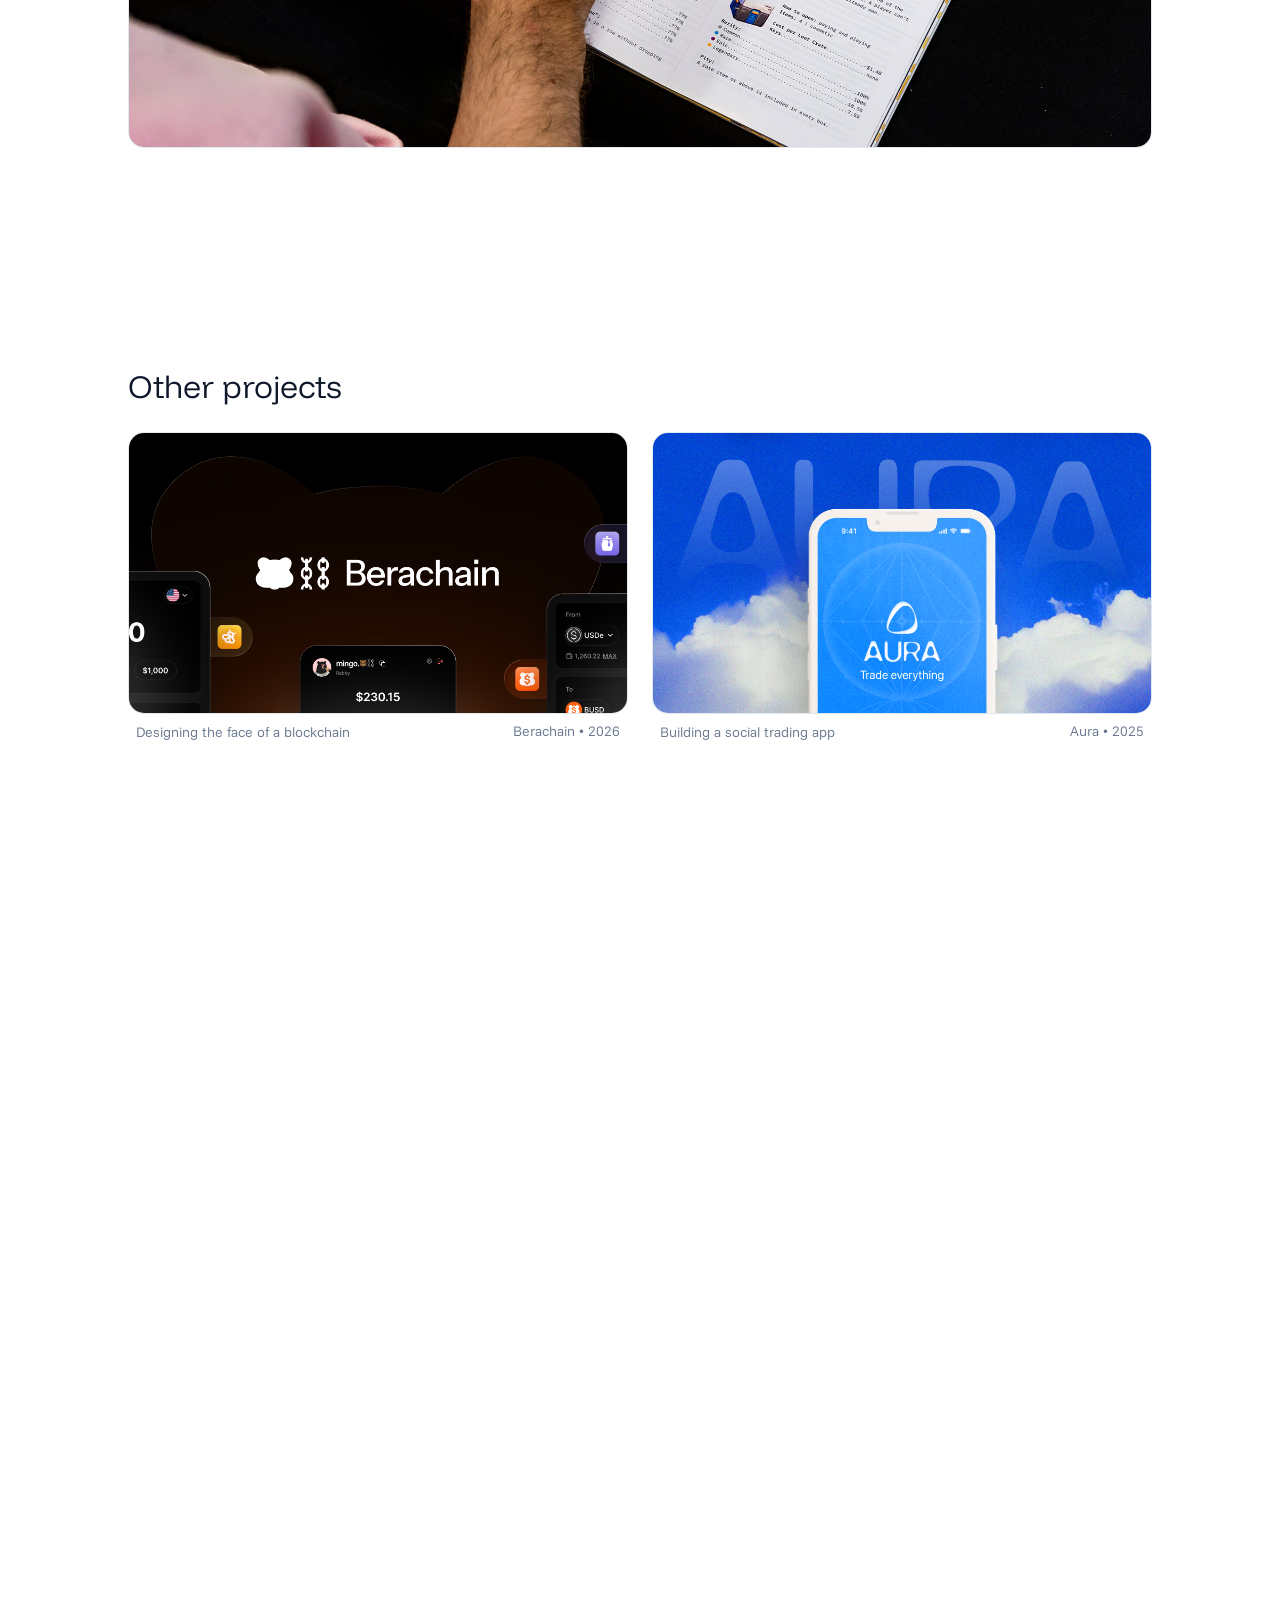
<file: projects/inquest.html>
<!doctype html>
<html lang="en">
	<head>
		<meta charset="utf-8" />
		<meta name="viewport" content="width=device-width, initial-scale=1" />
		<script>
			try {
				const theme = localStorage.getItem('theme');
				if (theme === 'light' || theme === 'dark') document.documentElement.dataset.theme = theme;
			} catch {
				/* Use the system preference when storage is unavailable. */
			}
		</script>
		<noscript>
			<style>
				/* Keep JS video space reserved until hydration. Only no-JS uses the fallback. */
				.media-frame[data-media] > video[data-deferred] {
					display: none;
				}
				.media-frame[data-media][data-media-state] > img:not([data-preview]) {
					opacity: 1;
				}
				.media-frame[data-media] > .media-preview,
				.media-frame[data-media]::after {
					display: none;
				}
			</style>
		</noscript>
		
		<link href="/_app/immutable/assets/0.Bayv5SwZ.css" rel="stylesheet">
		<link href="/_app/immutable/assets/ProjectCard.CknThM-J.css" rel="stylesheet">
		<link href="/_app/immutable/assets/6.D0Aj9Muj.css" rel="stylesheet">
		<link rel="modulepreload" href="/_app/immutable/entry/start.CMeeshKE.js">
		<link rel="modulepreload" href="/_app/immutable/chunks/Big9_mfa.js">
		<link rel="modulepreload" href="/_app/immutable/chunks/CsI9m2ZH.js">
		<link rel="modulepreload" href="/_app/immutable/chunks/m8rS4o8h.js">
		<link rel="modulepreload" href="/_app/immutable/chunks/Bc11O1h5.js">
		<link rel="modulepreload" href="/_app/immutable/chunks/NLkZbKvm.js">
		<link rel="modulepreload" href="/_app/immutable/entry/app.oIXFRcF6.js">
		<link rel="modulepreload" href="/_app/immutable/chunks/BXl3LOEh.js">
		<link rel="modulepreload" href="/_app/immutable/chunks/DsnmJJEf.js">
		<link rel="modulepreload" href="/_app/immutable/chunks/ByzYFYi9.js">
		<link rel="modulepreload" href="/_app/immutable/chunks/BhuIKg7_.js">
		<link rel="modulepreload" href="/_app/immutable/chunks/BGiacd6y.js">
		<link rel="modulepreload" href="/_app/immutable/nodes/0.BAcy5qYY.js">
		<link rel="modulepreload" href="/_app/immutable/chunks/BolvSn8E.js">
		<link rel="modulepreload" href="/_app/immutable/chunks/pFuOVO33.js">
		<link rel="modulepreload" href="/_app/immutable/chunks/Bazdk27Q.js">
		<link rel="modulepreload" href="/_app/immutable/chunks/D2S8ynfT.js">
		<link rel="modulepreload" href="/_app/immutable/chunks/CaBG30Z9.js">
		<link rel="modulepreload" href="/_app/immutable/chunks/DyGXjPGR.js">
		<link rel="modulepreload" href="/_app/immutable/nodes/6.Cc0JsB6q.js">
		<link rel="modulepreload" href="/_app/immutable/chunks/D9rnoYAm.js">
		<link rel="modulepreload" href="/_app/immutable/chunks/T5RaJm5C.js">
		<link rel="modulepreload" href="/_app/immutable/chunks/BtDT2MiD.js">
		<link rel="modulepreload" href="/_app/immutable/chunks/CagCdIuZ.js"><!--[--><link rel="icon" href="data:image/svg+xml,%3csvg%20width='128'%20height='128'%20viewBox='0%200%20128%20128'%20fill='none'%20xmlns='http://www.w3.org/2000/svg'%3e%3crect%20width='128'%20height='128'%20rx='40'%20fill='white'/%3e%3cpath%20d='M64.0488%20111C61.6282%20111%2059.6831%20110.006%2058.2134%20108.018C56.7438%20106.029%2056.009%20103.565%2056.009%20100.626C56.009%2097.341%2057.176%2092.4134%2059.5102%2085.8432C61.8443%2079.1001%2063.0114%2072.4435%2063.0114%2065.8733C60.1586%2067.6023%2057.6515%2069.3746%2055.4903%2071.19C53.329%2073.0054%2051.4271%2074.8209%2049.7846%2076.6363C47.6234%2079.0569%2045.4621%2081.3911%2043.3009%2083.6388C41.1396%2085.8%2038.9784%2087.5722%2036.8171%2088.9554C34.6559%2090.3386%2032.4514%2091.0302%2030.2037%2091.0302C28.1289%2091.0302%2026.3567%2090.3386%2024.8871%2088.9554C23.4174%2087.4858%2022.6826%2085.8%2022.6826%2083.8981C22.6826%2081.7369%2023.5903%2079.7053%2025.4058%2077.8034C27.2212%2075.8151%2030.0308%2074.3022%2033.8346%2073.2648C35.7365%2072.7461%2037.7249%2072.2274%2039.7997%2071.7087C41.9609%2071.1036%2044.2518%2070.5849%2046.6724%2070.1526C51.3407%2069.2017%2056.4412%2067.1701%2061.974%2064.0579C56.4412%2060.9457%2051.1678%2058.8709%2046.1537%2057.8335C41.3125%2056.7961%2037.0333%2055.7587%2033.3159%2054.7213C29.685%2053.5975%2027.0051%2052.0846%2025.2761%2050.1827C23.5471%2048.1944%2022.6826%2046.1196%2022.6826%2043.9584C22.6826%2041.97%2023.3742%2040.3275%2024.7574%2039.0307C26.2271%2037.734%2028.0857%2037.0856%2030.3334%2037.0856C32.6676%2037.0856%2035.0449%2037.9501%2037.4655%2039.6791C39.8861%2041.3216%2042.2635%2043.3532%2044.5976%2045.7738C46.9318%2048.1944%2049.0498%2050.4853%2050.9517%2052.6465C53.891%2056.0181%2057.9109%2059.2167%2063.0114%2062.2425V60.5567C63.0114%2057.9632%2062.8817%2055.6291%2062.6224%2053.5543C62.4495%2051.393%2062.1037%2049.5344%2061.585%2047.9783C60.8934%2045.9035%2060.1153%2043.5693%2059.2508%2040.9758C58.4728%2038.3823%2057.7812%2035.8753%2057.176%2033.4547C56.5709%2030.9477%2056.2683%2028.9593%2056.2683%2027.4897C56.2683%2024.4639%2057.0031%2022.0001%2058.4728%2020.0982C60.0289%2018.1099%2061.974%2017.1157%2064.3081%2017.1157C66.5558%2017.1157%2068.4577%2018.0667%2070.0138%2019.9686C71.5699%2021.8705%2072.348%2024.3775%2072.348%2027.4897C72.348%2030.6019%2071.1809%2035.616%2068.8468%2042.5319C66.5126%2049.3615%2065.3455%2055.9316%2065.3455%2062.2425C67.161%2061.0322%2068.5874%2060.1244%2069.6248%2059.5193C70.6622%2058.8277%2071.5267%2058.2225%2072.2183%2057.7038C72.9099%2057.0987%2073.6879%2056.4071%2074.5524%2055.6291C75.4169%2054.7646%2076.6272%2053.5543%2078.1833%2051.9982C84.2348%2045.3415%2088.4708%2041.192%2090.8914%2039.5494C93.312%2037.9069%2095.8191%2037.0856%2098.4126%2037.0856C100.487%2037.0856%20102.216%2037.734%20103.6%2039.0307C104.983%2040.3275%20105.674%2041.97%20105.674%2043.9584C105.674%2046.1196%20104.81%2048.1512%20103.081%2050.0531C101.438%2051.8685%2098.7151%2053.3814%2094.9113%2054.5917C93.0959%2055.1968%2091.1075%2055.7587%2088.9463%2056.2774C86.8715%2056.7961%2084.6238%2057.3148%2082.2032%2057.8335C77.4485%2058.8709%2072.1751%2060.9457%2066.3829%2064.0579C69.1493%2065.614%2071.786%2066.9107%2074.2931%2067.9481C76.8866%2068.8991%2079.3936%2069.6339%2081.8142%2070.1526C86.5689%2071.19%2090.805%2072.2706%2094.5223%2073.3945C98.3261%2074.4319%20101.136%2075.9015%20102.951%2077.8034C104.767%2079.7053%20105.674%2081.7369%20105.674%2083.8981C105.674%2085.8%20104.939%2087.4858%20103.47%2088.9554C102.087%2090.3386%20100.271%2091.0302%2098.0235%2091.0302C96.1216%2091.0302%2094.1333%2090.3818%2092.0585%2089.0851C89.9837%2087.7883%2087.9521%2086.2322%2085.9638%2084.4168C83.9755%2082.5149%2082.16%2080.6562%2080.5175%2078.8408C78.9614%2077.0254%2077.7078%2075.5989%2076.7569%2074.5615C74.855%2072.4003%2071.0512%2069.5042%2065.3455%2065.8733V67.5591C65.3455%2073.0054%2066.4694%2079.1866%2068.7171%2086.1026C70.9648%2093.0185%2072.0886%2097.8597%2072.0886%20100.626C72.0886%20103.652%2071.3106%20106.116%2069.7545%20108.018C68.1984%20110.006%2066.2965%20111%2064.0488%20111Z'%20fill='black'/%3e%3c/svg%3e"/><!--]-->
	</head>
	<body data-sveltekit-preload-data="hover">
		<div style="display: contents"><!--[--><!--[--><!----><div class="isolate min-h-screen bg-background text-foreground-1"><header data-menu-open="false" class="fixed top-0 left-0 z-50 w-full px-4 py-5 transition-transform md:px-6 motion-base translate-y-0 svelte-1elxaub"><div class="header-surface relative z-50 flex items-center justify-between svelte-1elxaub"><a href="/" class="flex h-9 w-9 items-center justify-center font-display text-3xl leading-none text-foreground-1 svelte-1elxaub" aria-label="Alessandro Quets — Home"><span aria-hidden="true">✽</span></a> <nav class="hidden items-center gap-8 md:absolute md:left-1/2 md:flex md:-translate-x-1/2"><!--[--><a href="/projects" class="text-foreground-1 transition-colors hover:underline underline svelte-1elxaub"><span class="scramble-label"><span class="scramble-original">Projects</span><span class="scramble-output" aria-hidden="true"></span></span><!----></a><a href="/info" class="text-foreground-1 transition-colors hover:underline svelte-1elxaub"><span class="scramble-label"><span class="scramble-original">Info</span><span class="scramble-output" aria-hidden="true"></span></span><!----></a><a href="/contact" class="text-foreground-1 transition-colors hover:underline svelte-1elxaub"><span class="scramble-label"><span class="scramble-original">Contact</span><span class="scramble-output" aria-hidden="true"></span></span><!----></a><!--]--></nav> <div class="flex items-center gap-4"><div class="hidden md:block"><button class="theme-switch svelte-mls84d" type="button" role="switch" aria-label="Dark theme" aria-checked="false"><span class="thumb svelte-mls84d" aria-hidden="true"></span></button><!----></div> <button class="relative z-50 flex h-6 w-6 flex-col items-center justify-center gap-1.5 text-foreground-1 md:hidden svelte-1elxaub" aria-label="Open menu" aria-expanded="false"><span class="block h-0.5 w-5 bg-foreground-1 transition-transform motion-base svelte-1elxaub"></span> <span class="block h-0.5 w-5 bg-foreground-1 transition-transform motion-base svelte-1elxaub"></span></button></div></div> <nav class="mobile-menu fixed inset-0 z-40 flex h-dvh flex-col items-center justify-center gap-8 bg-background md:hidden svelte-1elxaub" data-open="false" data-keyboard="false" inert aria-hidden="true" aria-label="Mobile navigation"><!--[--><a href="/projects" class="text-2xl text-foreground-1 hover:underline underline svelte-1elxaub" style="--item-delay: 0ms"><span class="scramble-label"><span class="scramble-original">Projects</span><span class="scramble-output" aria-hidden="true"></span></span><!----></a><a href="/info" class="text-2xl text-foreground-1 hover:underline svelte-1elxaub" style="--item-delay: 50ms"><span class="scramble-label"><span class="scramble-original">Info</span><span class="scramble-output" aria-hidden="true"></span></span><!----></a><a href="/contact" class="text-2xl text-foreground-1 hover:underline svelte-1elxaub" style="--item-delay: 100ms"><span class="scramble-label"><span class="scramble-original">Contact</span><span class="scramble-output" aria-hidden="true"></span></span><!----></a><!--]--> <button class="theme-switch svelte-mls84d" type="button" role="switch" aria-label="Dark theme" aria-checked="false"><span class="thumb svelte-mls84d" aria-hidden="true"></span></button><!----></nav></header><!----> <main class="relative z-10 min-h-screen rounded-b-xl bg-background p-4 pt-14 pb-20 md:p-6 md:pt-20 md:pb-32"><!----><article class="mx-auto max-w-5xl space-y-10 pb-20"><section class="pt-8" aria-label="Project intro"><div class="space-y-5"><div class="flex flex-wrap items-center justify-between gap-x-5 gap-y-2"><p class="text-lg text-foreground-2">Inquest • 2021</p> <!--[!--><!--]--></div> <h1 class="md:text-6xl max-w-4xl text-4xl tracking-tight text-foreground-1 sm:text-5xl">Unveiling gambling mechanics in gaming monetization</h1></div></section> <!--[!--><!--[--><figure class="overflow-hidden rounded-xl border border-border bg-surface-1"><!----><div data-media="" data-media-state="loading" data-media-instant="" class="media-frame"><!--[--><img data-preview="" src="[data-uri]" alt="" aria-hidden="true" class="media-preview"/><!--]--> <!--[!--><img src="/media/inquest-cover.jpg" alt="Inquest cover" width="1920" height="1280" loading="eager" fetchpriority="high" decoding="async" class="block aspect-[16/10] w-full object-cover"/><!--]--></div><!----><!----></figure><!--]--><!--]--> <section class="border-b border-border pb-8" aria-label="Project metadata"><dl class="grid gap-6 sm:grid-cols-2 lg:grid-cols-4"><!--[--><div><dt class="mb-3 text-sm font-normal tracking-normal text-primary">Role</dt> <dd class="mt-1 text-lg text-foreground-1">Designer</dd></div><!--]--> <!--[--><div><dt class="mb-3 text-sm font-normal tracking-normal text-primary">Output</dt> <dd class="mt-1 text-lg text-foreground-1">Magazine</dd></div><!--]--> <!--[--><div><dt class="mb-3 text-sm font-normal tracking-normal text-primary">Client</dt> <dd class="mt-1 text-lg text-foreground-1">University Project</dd></div><!--]--> <div><dt class="mb-3 text-sm font-normal tracking-normal text-primary">Year</dt> <dd class="mt-1 text-lg text-foreground-1">2021</dd></div></dl></section> <!--[--><section id="overview" class="pt-2"><div id="content" class="rich-text rich-text--project prose md:prose-lg"><!----><p>Videogames monetization has become more and more predatory over the years, with the exploitation of behavioral psychology to lure people into spending money.</p><p>However, the most part of the governments in the world is still reluctant to address these systems as gambling, as well as to take measures against them. Inquest is an independent magazine that analyzes the subtle mechanics developed by the industry, for the purpose of making the consumers aware.</p><p>The series is formed by four issues, each one addressing one particular gambling trick used by the industry. Issue 0, the one that was fully designed and printed, focuses on loot boxes.</p>
                <div data-media data-media-state="loading" class="media-frame"><img data-preview src="[data-uri]" alt="" aria-hidden="true" class="media-preview" /><video data-deferred preload="none" poster="[data-uri]" data-src="/media/inquest-all-pages.webm" data-autoplay muted loop playsinline></video><noscript><video controls preload="none" poster="[data-uri]" src="/media/inquest-all-pages.webm" muted loop playsinline></video></noscript></div>
              
        <span data-media data-media-state="loading" class="media-frame"><img loading="lazy" alt="inquest-pages.jpg" height="1280" src="/media/inquest-pages.jpg" width="1920" /></span>
      
        <span data-media data-media-state="loading" class="media-frame"><img loading="lazy" alt="inquest-visualization.jpg" height="1280" src="/media/inquest-visualization.jpg" width="1920" /></span>
      
        <span data-media data-media-state="loading" class="media-frame"><img loading="lazy" alt="inquest-inner-pages-1.jpg" height="1280" src="/media/inquest-inner-pages-1.jpg" width="1920" /></span>
      
        <span data-media data-media-state="loading" class="media-frame"><img loading="lazy" alt="inquest-inner-pages-2.jpg" height="1280" src="/media/inquest-inner-pages-2.jpg" width="1920" /></span>
      <p><br /></p><!----></div></section><!--]--> <!--[--><section class="pt-20 md:pt-28" aria-labelledby="other-projects-heading"><h2 id="other-projects-heading" class="mb-6 font-display text-2xl text-foreground-1">Other projects</h2> <ul class="grid grid-cols-2 gap-4 md:gap-6"><!--[--><li class="min-w-0 list-none"><a href="/projects/berachain" class="group block svelte-oviq8z"><div class="overflow-clip rounded-xl border border-border bg-surface-1"><div class="bg-white ring-primary/30 group-focus-visible:ring-2 dark:bg-surface-1"><!--[!--><!--[--><!----><div data-media="" data-media-state="loading" class="media-frame"><!--[--><img data-preview="" src="[data-uri]" alt="" aria-hidden="true" class="media-preview"/><!--]--> <!--[!--><img src="/media/berachain-cover.png" alt="Berachain landing page hero section" width="1920" height="1080" loading="lazy" fetchpriority="auto" decoding="async" class="block aspect-video w-full object-cover transition-transform motion-base group-hover:scale-110 group-focus-visible:scale-110"/><!--]--></div><!----><!--]--><!--]--></div></div> <div class="mt-2 flex items-baseline justify-between gap-3.5 text-sm leading-snug text-foreground-3"><p class="m-0 flex min-w-0 flex-1 items-center gap-2"><span class="h-1.5 w-0 shrink-0 rounded-full bg-foreground-1 opacity-0 transition-all motion-base group-hover:w-3 group-hover:opacity-100 group-focus-visible:w-3 group-focus-visible:opacity-100"></span> <span class="min-w-0 truncate transition-colors motion-base group-hover:text-foreground-1 group-focus-visible:text-foreground-1">Designing the face of a blockchain</span></p> <p class="mx-2 shrink-0 whitespace-nowrap transition-colors motion-base group-hover:text-foreground-1 group-focus-visible:text-foreground-1">Berachain • 2026</p></div></a><!----></li><li class="min-w-0 list-none"><a href="/projects/aura" class="group block svelte-oviq8z"><div class="overflow-clip rounded-xl border border-border bg-surface-1"><div class="bg-white ring-primary/30 group-focus-visible:ring-2 dark:bg-surface-1"><!--[!--><!--[--><!----><div data-media="" data-media-state="loading" class="media-frame"><!--[--><img data-preview="" src="[data-uri]" alt="" aria-hidden="true" class="media-preview"/><!--]--> <!--[!--><img src="/media/aura-cover.png" alt="Aura trading app on a phone against a blue sky and clouds" width="1920" height="1080" loading="lazy" fetchpriority="auto" decoding="async" class="block aspect-video w-full object-cover transition-transform motion-base group-hover:scale-110 group-focus-visible:scale-110"/><!--]--></div><!----><!--]--><!--]--></div></div> <div class="mt-2 flex items-baseline justify-between gap-3.5 text-sm leading-snug text-foreground-3"><p class="m-0 flex min-w-0 flex-1 items-center gap-2"><span class="h-1.5 w-0 shrink-0 rounded-full bg-foreground-1 opacity-0 transition-all motion-base group-hover:w-3 group-hover:opacity-100 group-focus-visible:w-3 group-focus-visible:opacity-100"></span> <span class="min-w-0 truncate transition-colors motion-base group-hover:text-foreground-1 group-focus-visible:text-foreground-1">Building a social trading app</span></p> <p class="mx-2 shrink-0 whitespace-nowrap transition-colors motion-base group-hover:text-foreground-1 group-focus-visible:text-foreground-1">Aura • 2025</p></div></a><!----></li><!--]--></ul></section><!--]--></article> <!----><dialog class="project-gallery text-foreground-1 svelte-10c0g5b" aria-label="Project media gallery"><!--[!--><!--]--></dialog><!----><!----><!----></main> <div class="h-px" aria-hidden="true"></div> <footer data-theme="dark" data-reveal="false" class="svelte-jz8lnl"><div class="footer-content mx-auto max-w-7xl px-2 pt-12 pb-6 md:pt-16 svelte-jz8lnl"><div class="grid grid-cols-2 gap-10 md:grid-cols-[1.5fr_0.7fr_1fr] md:gap-12 svelte-jz8lnl"><div class="col-span-2 md:col-span-1 svelte-jz8lnl"><h2 class="font-display text-3xl leading-[1.1] whitespace-pre-line md:text-4xl svelte-jz8lnl">Make it clear.
Make it feel right.</h2></div> <nav aria-label="Footer navigation" class="svelte-jz8lnl"><ul class="space-y-2 svelte-jz8lnl"><!--[--><li class="svelte-jz8lnl"><a href="/" class="svelte-jz8lnl"><span class="scramble-label"><span class="scramble-original">Home</span><span class="scramble-output" aria-hidden="true"></span></span><!----></a></li><li class="svelte-jz8lnl"><a href="/projects" class="svelte-jz8lnl"><span class="scramble-label"><span class="scramble-original">Projects</span><span class="scramble-output" aria-hidden="true"></span></span><!----></a></li><li class="svelte-jz8lnl"><a href="/info" class="svelte-jz8lnl"><span class="scramble-label"><span class="scramble-original">Info</span><span class="scramble-output" aria-hidden="true"></span></span><!----></a></li><li class="svelte-jz8lnl"><a href="/contact" class="svelte-jz8lnl"><span class="scramble-label"><span class="scramble-original">Contact</span><span class="scramble-output" aria-hidden="true"></span></span><!----></a></li><li class="svelte-jz8lnl"><a href="/index.md" class="svelte-jz8lnl"><span class="scramble-label"><span class="scramble-original">index.md</span><span class="scramble-output" aria-hidden="true"></span></span><!----></a></li><!--]--></ul></nav> <div class="svelte-jz8lnl"><ul class="space-y-2 svelte-jz8lnl"><li class="svelte-jz8lnl"><a href="mailto:alessandroquets@gmail.com" class="svelte-jz8lnl"><span class="scramble-label"><span class="scramble-original">Email</span><span class="scramble-output" aria-hidden="true"></span></span><!----> <span aria-hidden="true" class="svelte-jz8lnl">↗</span></a></li> <!--[--><li class="svelte-jz8lnl"><a href="https://github.com/MingoBerlingo" target="_blank" rel="noopener noreferrer" class="svelte-jz8lnl"><span class="scramble-label"><span class="scramble-original">GitHub</span><span class="scramble-output" aria-hidden="true"></span></span><!----> <span aria-hidden="true" class="svelte-jz8lnl">↗</span></a></li><!--]--> <!--[--><li class="svelte-jz8lnl"><a href="https://www.linkedin.com/in/alessandro-quets-07531a3b6/" target="_blank" rel="noopener noreferrer" class="svelte-jz8lnl"><span class="scramble-label"><span class="scramble-original">LinkedIn</span><span class="scramble-output" aria-hidden="true"></span></span><!----> <span aria-hidden="true" class="svelte-jz8lnl">↗</span></a></li><!--]--></ul></div></div> <!--[--><div class="footer-keywords mt-10 svelte-jz8lnl"><p class="mb-3 text-xs text-foreground-1 svelte-jz8lnl">A few things I work with <span aria-hidden="true" class="svelte-jz8lnl">↘</span></p> <div class="footer-chip-space svelte-jz8lnl" data-chip-start="" aria-hidden="true"></div></div><!--]--> <div data-chip-floor="" class="mt-6 flex flex-wrap justify-between gap-3 text-xs text-foreground-2 svelte-jz8lnl"><span class="svelte-jz8lnl">© 2026 Alessandro Quets</span><span class="svelte-jz8lnl">In ♥ with pixels</span></div></div> <!--[--><div class="full-footer svelte-180ihp0"><!--[!--><!--]--> <!----><ul class="chip-scene svelte-180ihp0" aria-label="Project keywords"><!--[--><li class="svelte-180ihp0"><button type="button" disabled aria-label="Toss UX / UI keyword" class="svelte-180ihp0">UX / UI</button></li><li class="svelte-180ihp0"><button type="button" disabled aria-label="Toss Web Design keyword" class="svelte-180ihp0">Web Design</button></li><li class="svelte-180ihp0"><button type="button" disabled aria-label="Toss Creative Coding keyword" class="svelte-180ihp0">Creative Coding</button></li><li class="svelte-180ihp0"><button type="button" disabled aria-label="Toss Dataviz keyword" class="svelte-180ihp0">Dataviz</button></li><li class="svelte-180ihp0"><button type="button" disabled aria-label="Toss Interaction keyword" class="svelte-180ihp0">Interaction</button></li><li class="svelte-180ihp0"><button type="button" disabled aria-label="Toss Svelte keyword" class="svelte-180ihp0">Svelte</button></li><li class="svelte-180ihp0"><button type="button" disabled aria-label="Toss React keyword" class="svelte-180ihp0">React</button></li><li class="svelte-180ihp0"><button type="button" disabled aria-label="Toss Branding keyword" class="svelte-180ihp0">Branding</button></li><li class="svelte-180ihp0"><button type="button" disabled aria-label="Toss Design Systems keyword" class="svelte-180ihp0">Design Systems</button></li><li class="svelte-180ihp0"><button type="button" disabled aria-label="Toss Prototyping keyword" class="svelte-180ihp0">Prototyping</button></li><li class="svelte-180ihp0"><button type="button" disabled aria-label="Toss Frontend keyword" class="svelte-180ihp0">Frontend</button></li><li class="svelte-180ihp0"><button type="button" disabled aria-label="Toss Accessibility keyword" class="svelte-180ihp0">Accessibility</button></li><li class="svelte-180ihp0"><button type="button" disabled aria-label="Toss TypeScript keyword" class="svelte-180ihp0">TypeScript</button></li><li class="svelte-180ihp0"><button type="button" disabled aria-label="Toss Component Libraries keyword" class="svelte-180ihp0">Component Libraries</button></li><li class="svelte-180ihp0"><button type="button" disabled aria-label="Toss Motion Design keyword" class="svelte-180ihp0">Motion Design</button></li><li class="svelte-180ihp0"><button type="button" disabled aria-label="Toss Data Storytelling keyword" class="svelte-180ihp0">Data Storytelling</button></li><li class="svelte-180ihp0"><button type="button" disabled aria-label="Toss Figma keyword" class="svelte-180ihp0">Figma</button></li><li class="svelte-180ihp0"><button type="button" disabled aria-label="Toss Information Design keyword" class="svelte-180ihp0">Information Design</button></li><li class="svelte-180ihp0"><button type="button" disabled aria-label="Toss Interaction Design keyword" class="svelte-180ihp0">Interaction Design</button></li><li class="svelte-180ihp0"><button type="button" disabled aria-label="Toss UI Engineering keyword" class="svelte-180ihp0">UI Engineering</button></li><li class="svelte-180ihp0"><button type="button" disabled aria-label="Toss Design Tokens keyword" class="svelte-180ihp0">Design Tokens</button></li><li class="svelte-180ihp0"><button type="button" disabled aria-label="Toss AI Workflows keyword" class="svelte-180ihp0">AI Workflows</button></li><li class="svelte-180ihp0"><button type="button" disabled aria-label="Toss DeFi keyword" class="svelte-180ihp0">DeFi</button></li><li class="svelte-180ihp0"><button type="button" disabled aria-label="Toss Web3 keyword" class="svelte-180ihp0">Web3</button></li><!--]--></ul><!----></div><!--]--><!----></footer><!----></div><!----><!--]--> <!--[!--><!--]--><!--]-->
			
			<script>
				{
					__sveltekit_195jmc1 = {
						base: ""
					};

					const element = document.currentScript.parentElement;

					Promise.all([
						import("/_app/immutable/entry/start.CMeeshKE.js"),
						import("/_app/immutable/entry/app.oIXFRcF6.js")
					]).then(([kit, app]) => {
						kit.start(app, element, {
							node_ids: [0, 6],
							data: [{type:"data",data:{profile:{name:"Alessandro",surname:"Quets",jobPosition:"Digital Designer & Frontend Developer",presentationHtml:"\u003Cp>My background is in communication and information design. Over the past three years, I’ve worked with startups in DeFi and crypto, designing interfaces and building the frontend behind them.\u003C/p>\u003Cp>My work has ranged from trading products and design systems to a blockchain rebrand. Across these projects, I’ve been interested in the same challenge: helping people understand and use complex products.\u003C/p>\u003Cp>Alongside product work, I’m a teaching assistant in interaction design at Politecnico di Milano.\u003C/p>",email:"alessandroquets@gmail.com",github:{label:"MingoBerlingo",url:"https://github.com/MingoBerlingo"},linkedin:{label:"linkedin.com/in/alessandro-quets-07531a3b6",url:"https://www.linkedin.com/in/alessandro-quets-07531a3b6/"}},footerKeywords:[{id:"6ae4b0409463a3b51b42c578",label:"UX / UI",order:0,showInFooter:true},{id:"6ae4b0409463a3b51b42c57c",label:"Web Design",order:1,showInFooter:true},{id:"6ae4b0409463a3b51b42c580",label:"Creative Coding",order:2,showInFooter:true},{id:"6ae4b0409463a3b51b42c584",label:"Dataviz",order:3,showInFooter:true},{id:"6ae4b0409463a3b51b42c588",label:"Interaction",order:4,showInFooter:true},{id:"6ae4b0409463a3b51b42c58c",label:"Svelte",order:5,showInFooter:true},{id:"6ae4b0409463a3b51b42c590",label:"React",order:6,showInFooter:true},{id:"6ae4b0409463a3b51b42c594",label:"Branding",order:7,showInFooter:true},{id:"6ae8615526b10afc982fb827",label:"Design Systems",order:8,showInFooter:true},{id:"6ae8615526b10afc982fb82b",label:"Prototyping",order:9,showInFooter:true},{id:"6ae8615526b10afc982fb82f",label:"Frontend",order:10,showInFooter:true},{id:"6ae8615526b10afc982fb833",label:"Accessibility",order:11,showInFooter:true},{id:"6ae8615526b10afc982fb837",label:"TypeScript",order:12,showInFooter:true},{id:"6ae8615526b10afc982fb83b",label:"Component Libraries",order:13,showInFooter:true},{id:"6ae8615526b10afc982fb83f",label:"Motion Design",order:14,showInFooter:true},{id:"6ae8615526b10afc982fb843",label:"Data Storytelling",order:15,showInFooter:true},{id:"6ae8fdd6321ceae5155ea691",label:"Figma",order:16,showInFooter:true},{id:"6ae8fdd6321ceae5155ea699",label:"Information Design",order:17,showInFooter:true},{id:"6ae8fdd6321ceae5155ea69d",label:"Interaction Design",order:18,showInFooter:true},{id:"6ae8fdd6321ceae5155ea6a1",label:"UI Engineering",order:19,showInFooter:true},{id:"6ae8fdd6321ceae5155ea6a5",label:"Design Tokens",order:20,showInFooter:true},{id:"6ae8fdd6321ceae5155ea6a9",label:"AI Workflows",order:21,showInFooter:true},{id:"6ae8fdd6321ceae5155ea6ad",label:"DeFi",order:22,showInFooter:true},{id:"6ae8fdd6321ceae5155ea6b1",label:"Web3",order:23,showInFooter:true}],hero:{greeting:"Hey!",nameLine:"I’m Alessandro Quets.",introduction:"I’m a Digital Designer & Frontend Developer based in Lecco, Italy 🇮🇹",homepageIntroduction:"I care about how an interface looks [eye], how it feels, and how it works.\n\nI shape interactions, build design systems, and carry those decisions into production [components] Working in both Figma [figma] and code [code] lets me keep refining the details as I build.\n\nI can sit in a design review and open a pull request [pull-request] on the same day.",featuredProjects:[{id:"6ac8b04e1617bfc2eb4349f3"},{id:"6ae9da5d2756dce0f10604ee"},{id:"6aad520fe6ebe5c3c1970865"}],homepageImages:[]},footer:{heading:"Make it clear.\nMake it feel right.",keywordsHeading:"A few things I work with",signature:"In ♥ with pixels"}},uses:{}},{type:"data",data:{suggestedProjects:[{id:"6ac8b04e1617bfc2eb4349f3",slug:"berachain",title:"Berachain",shortTitle:"Berachain",tagline:"Designing the face of a blockchain",year:"2026-04-01T12:00:00.000Z",isFeatured:true,featuredImage:{previewDataURL:"[data-uri]",url:"/media/berachain-cover.png",alt:"Berachain landing page hero section",width:1920,height:1080},videoCover:null},{id:"6ae9da5d2756dce0f10604ee",slug:"aura",title:"Aura.money",shortTitle:"Aura",tagline:"Building a social trading app",year:"2025-01-01T12:00:00.000Z",isFeatured:true,featuredImage:{previewDataURL:"[data-uri]",url:"/media/aura-cover.png",alt:"Aura trading app on a phone against a blue sky and clouds",width:1920,height:1080},videoCover:null}],project:{id:"6aad0ceabe443998d85c823d",slug:"inquest",title:"Inquest",shortTitle:"Inquest",tagline:"Unveiling gambling mechanics in gaming monetization",year:"2021-05-01T12:00:00.000Z",isFeatured:false,isMinor:false,client:"University Project",role:"Designer",output:"Magazine",featuredImage:{previewDataURL:"[data-uri]",url:"/media/inquest-cover.jpg",alt:"Inquest cover",width:1920,height:1280},videoCover:null,links:[],collaborators:[{name:"Daniele Dell'Orto"},{name:"Matteo Pini"},{name:"Michela Montani"},{name:"Octavian Husoschi"}],contentHtml:"\u003Cp>Videogames monetization has become more and more predatory over the years, with the exploitation of behavioral psychology to lure people into spending money.\u003C/p>\u003Cp>However, the most part of the governments in the world is still reluctant to address these systems as gambling, as well as to take measures against them. Inquest is an independent magazine that analyzes the subtle mechanics developed by the industry, for the purpose of making the consumers aware.\u003C/p>\u003Cp>The series is formed by four issues, each one addressing one particular gambling trick used by the industry. Issue 0, the one that was fully designed and printed, focuses on loot boxes.\u003C/p>\n                \u003Cdiv data-media data-media-state=\"loading\" class=\"media-frame\">\u003Cimg data-preview src=\"[data-uri]\" alt=\"\" aria-hidden=\"true\" class=\"media-preview\" />\u003Cvideo data-deferred preload=\"none\" poster=\"[data-uri]\" data-src=\"/media/inquest-all-pages.webm\" data-autoplay muted loop playsinline>\u003C/video>\u003Cnoscript>\u003Cvideo controls preload=\"none\" poster=\"[data-uri]\" src=\"/media/inquest-all-pages.webm\" muted loop playsinline>\u003C/video>\u003C/noscript>\u003C/div>\n              \n        \u003Cspan data-media data-media-state=\"loading\" class=\"media-frame\">\u003Cimg loading=\"lazy\" alt=\"inquest-pages.jpg\" height=\"1280\" src=\"/media/inquest-pages.jpg\" width=\"1920\" />\u003C/span>\n      \n        \u003Cspan data-media data-media-state=\"loading\" class=\"media-frame\">\u003Cimg loading=\"lazy\" alt=\"inquest-visualization.jpg\" height=\"1280\" src=\"/media/inquest-visualization.jpg\" width=\"1920\" />\u003C/span>\n      \n        \u003Cspan data-media data-media-state=\"loading\" class=\"media-frame\">\u003Cimg loading=\"lazy\" alt=\"inquest-inner-pages-1.jpg\" height=\"1280\" src=\"/media/inquest-inner-pages-1.jpg\" width=\"1920\" />\u003C/span>\n      \n        \u003Cspan data-media data-media-state=\"loading\" class=\"media-frame\">\u003Cimg loading=\"lazy\" alt=\"inquest-inner-pages-2.jpg\" height=\"1280\" src=\"/media/inquest-inner-pages-2.jpg\" width=\"1920\" />\u003C/span>\n      \u003Cp>\u003Cbr />\u003C/p>",createdAt:"2026-09-18T10:05:30.098Z",updatedAt:"2026-09-19T14:25:15.695Z"}},uses:{params:["slug"],parent:1}}],
							form: null,
							error: null
						});
					});
				}
			</script>
		</div>
	</body>
</html>
</file>
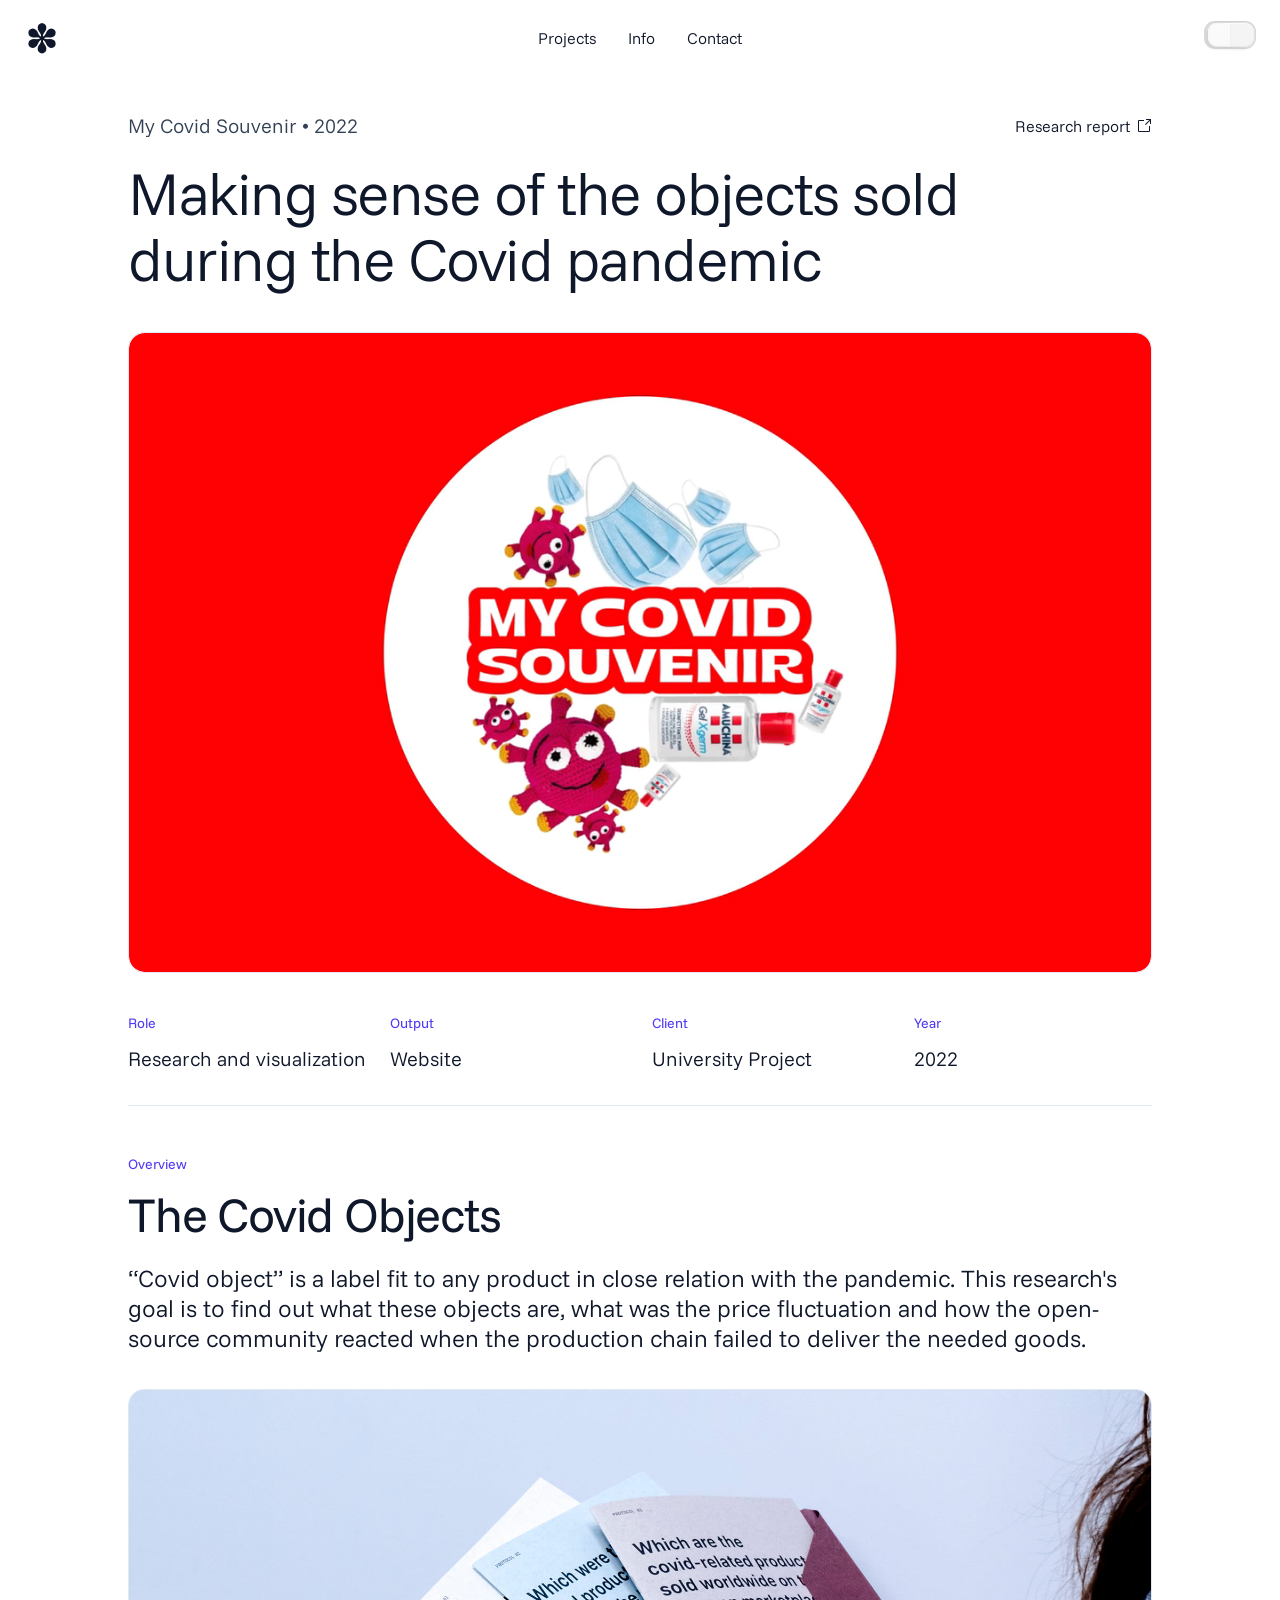
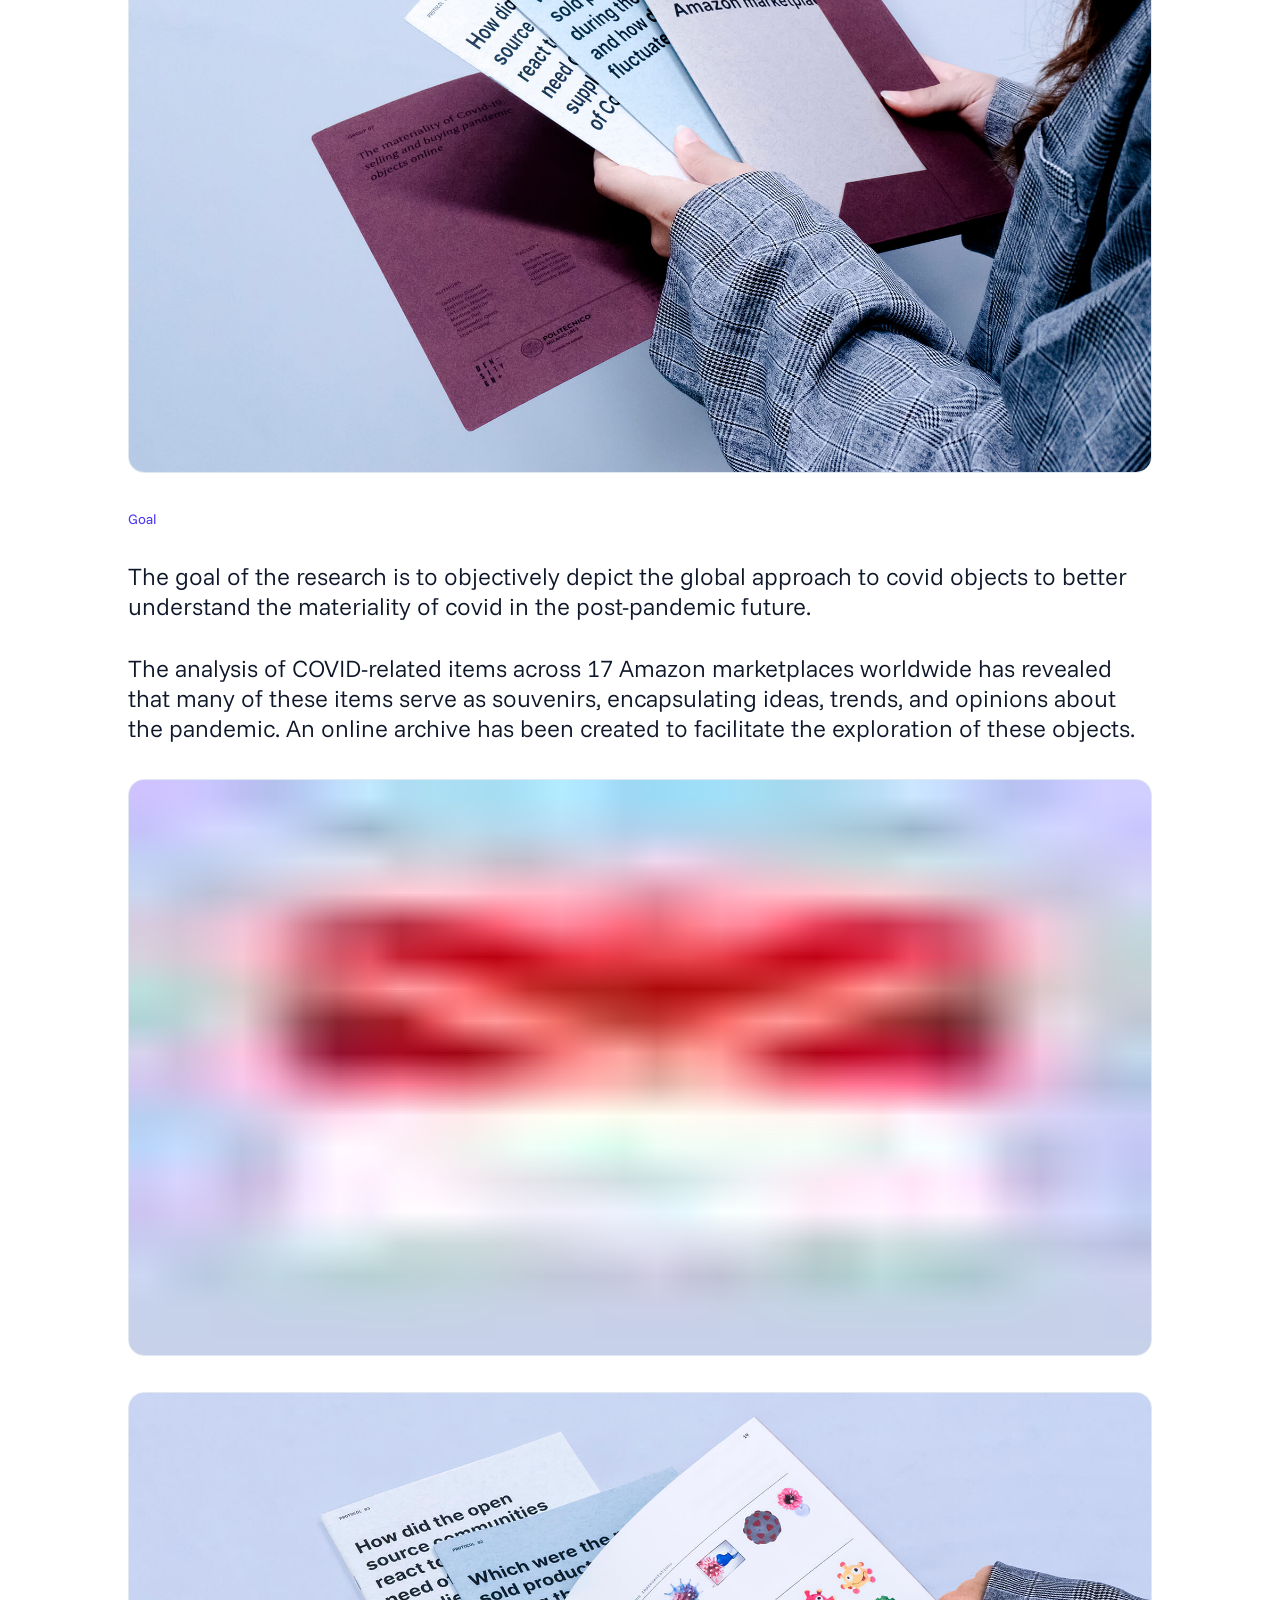
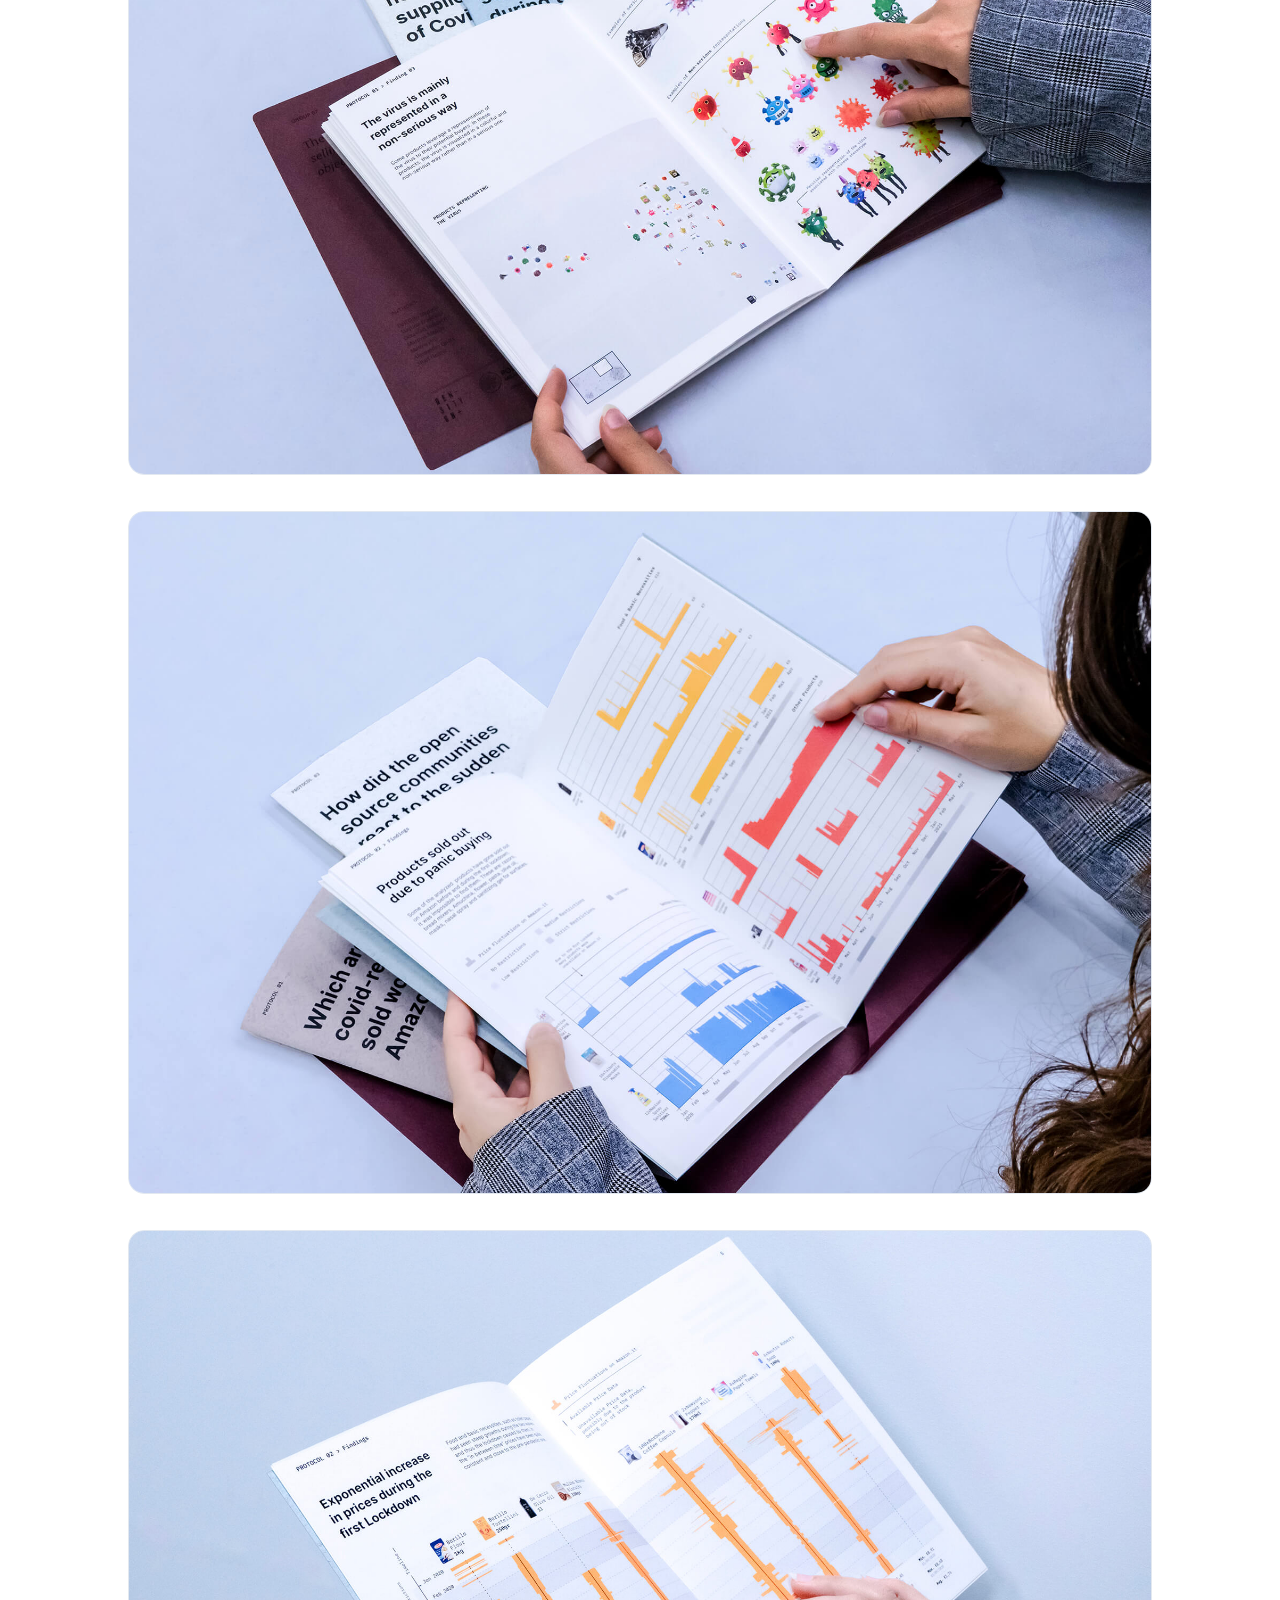
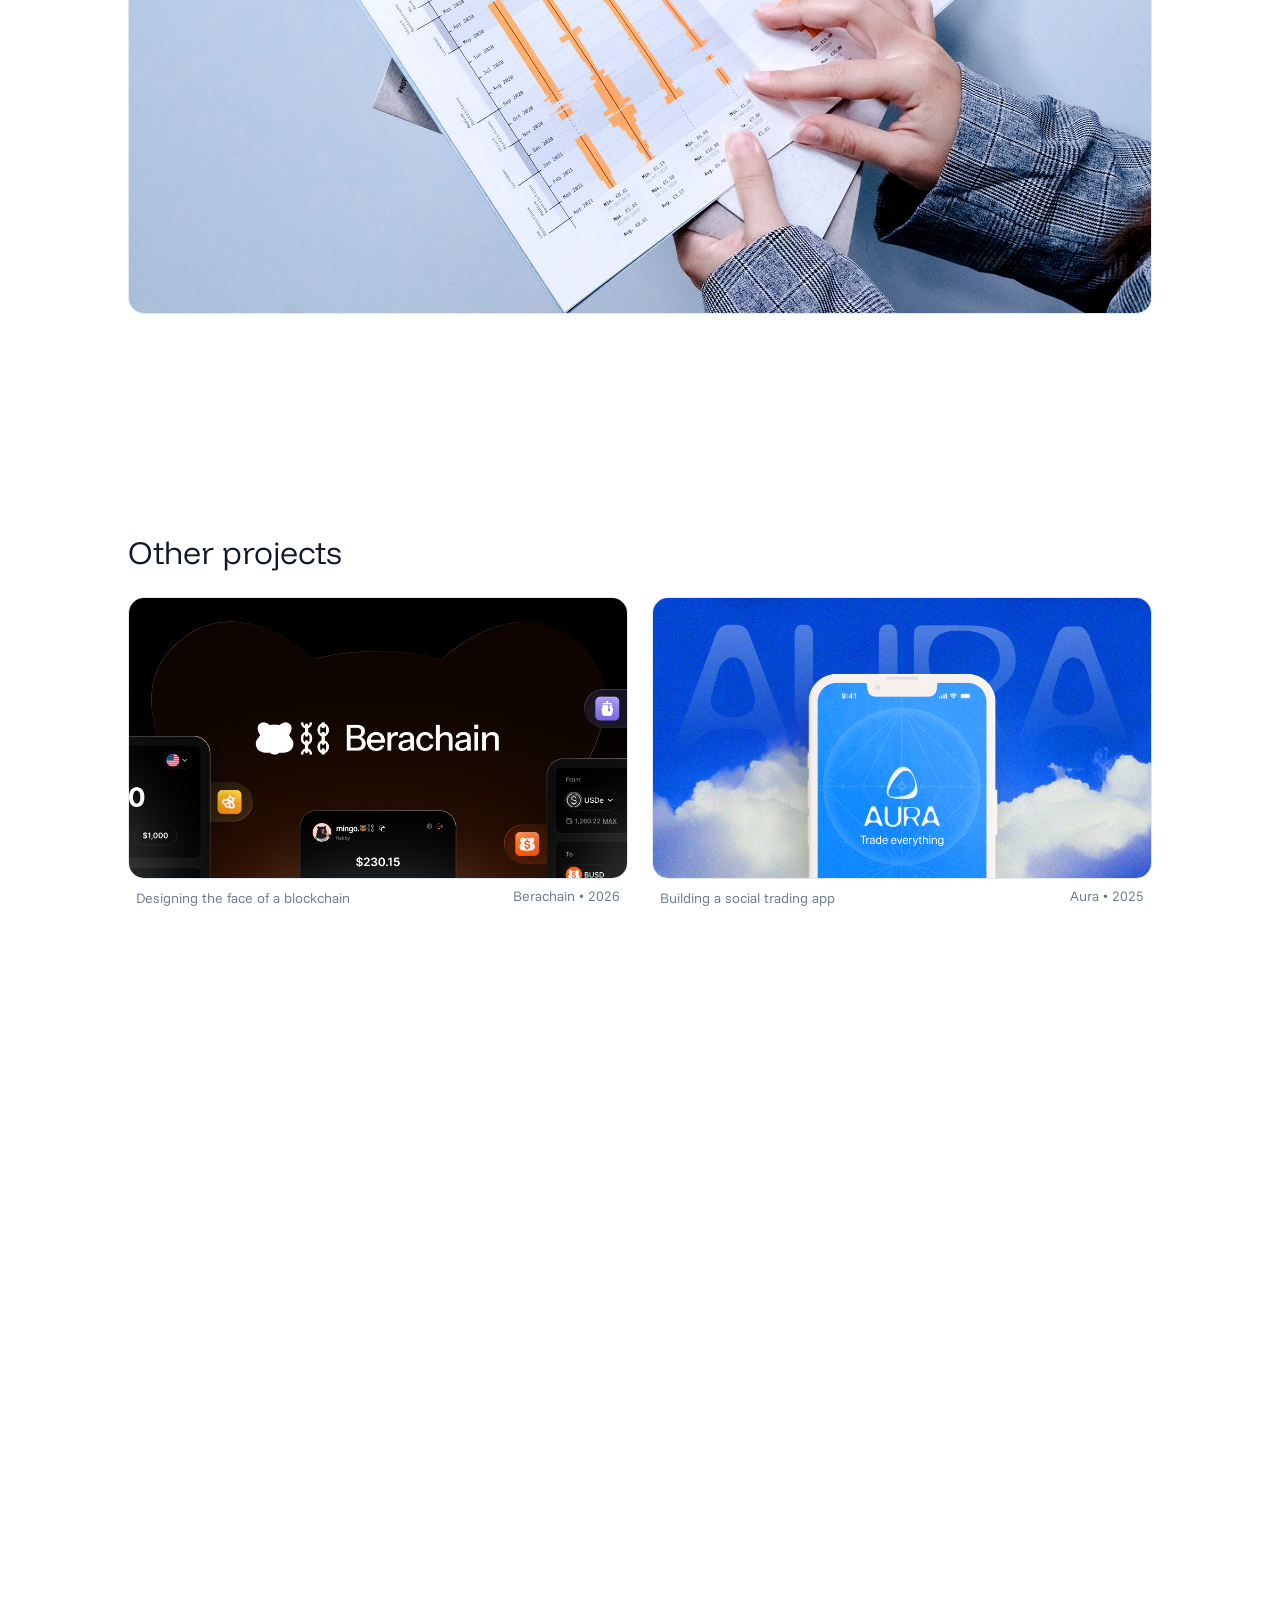
<file: projects/my-covid-souvenir.html>
<!doctype html>
<html lang="en">
	<head>
		<meta charset="utf-8" />
		<meta name="viewport" content="width=device-width, initial-scale=1" />
		<script>
			try {
				const theme = localStorage.getItem('theme');
				if (theme === 'light' || theme === 'dark') document.documentElement.dataset.theme = theme;
			} catch {
				/* Use the system preference when storage is unavailable. */
			}
		</script>
		<noscript>
			<style>
				/* Keep JS video space reserved until hydration. Only no-JS uses the fallback. */
				.media-frame[data-media] > video[data-deferred] {
					display: none;
				}
				.media-frame[data-media][data-media-state] > img:not([data-preview]) {
					opacity: 1;
				}
				.media-frame[data-media] > .media-preview,
				.media-frame[data-media]::after {
					display: none;
				}
			</style>
		</noscript>
		
		<link href="/_app/immutable/assets/0.Bayv5SwZ.css" rel="stylesheet">
		<link href="/_app/immutable/assets/ProjectCard.CknThM-J.css" rel="stylesheet">
		<link href="/_app/immutable/assets/6.D0Aj9Muj.css" rel="stylesheet">
		<link rel="modulepreload" href="/_app/immutable/entry/start.CMeeshKE.js">
		<link rel="modulepreload" href="/_app/immutable/chunks/Big9_mfa.js">
		<link rel="modulepreload" href="/_app/immutable/chunks/CsI9m2ZH.js">
		<link rel="modulepreload" href="/_app/immutable/chunks/m8rS4o8h.js">
		<link rel="modulepreload" href="/_app/immutable/chunks/Bc11O1h5.js">
		<link rel="modulepreload" href="/_app/immutable/chunks/NLkZbKvm.js">
		<link rel="modulepreload" href="/_app/immutable/entry/app.oIXFRcF6.js">
		<link rel="modulepreload" href="/_app/immutable/chunks/BXl3LOEh.js">
		<link rel="modulepreload" href="/_app/immutable/chunks/DsnmJJEf.js">
		<link rel="modulepreload" href="/_app/immutable/chunks/ByzYFYi9.js">
		<link rel="modulepreload" href="/_app/immutable/chunks/BhuIKg7_.js">
		<link rel="modulepreload" href="/_app/immutable/chunks/BGiacd6y.js">
		<link rel="modulepreload" href="/_app/immutable/nodes/0.BAcy5qYY.js">
		<link rel="modulepreload" href="/_app/immutable/chunks/BolvSn8E.js">
		<link rel="modulepreload" href="/_app/immutable/chunks/pFuOVO33.js">
		<link rel="modulepreload" href="/_app/immutable/chunks/Bazdk27Q.js">
		<link rel="modulepreload" href="/_app/immutable/chunks/D2S8ynfT.js">
		<link rel="modulepreload" href="/_app/immutable/chunks/CaBG30Z9.js">
		<link rel="modulepreload" href="/_app/immutable/chunks/DyGXjPGR.js">
		<link rel="modulepreload" href="/_app/immutable/nodes/6.Cc0JsB6q.js">
		<link rel="modulepreload" href="/_app/immutable/chunks/D9rnoYAm.js">
		<link rel="modulepreload" href="/_app/immutable/chunks/T5RaJm5C.js">
		<link rel="modulepreload" href="/_app/immutable/chunks/BtDT2MiD.js">
		<link rel="modulepreload" href="/_app/immutable/chunks/CagCdIuZ.js"><!--[--><link rel="icon" href="data:image/svg+xml,%3csvg%20width='128'%20height='128'%20viewBox='0%200%20128%20128'%20fill='none'%20xmlns='http://www.w3.org/2000/svg'%3e%3crect%20width='128'%20height='128'%20rx='40'%20fill='white'/%3e%3cpath%20d='M64.0488%20111C61.6282%20111%2059.6831%20110.006%2058.2134%20108.018C56.7438%20106.029%2056.009%20103.565%2056.009%20100.626C56.009%2097.341%2057.176%2092.4134%2059.5102%2085.8432C61.8443%2079.1001%2063.0114%2072.4435%2063.0114%2065.8733C60.1586%2067.6023%2057.6515%2069.3746%2055.4903%2071.19C53.329%2073.0054%2051.4271%2074.8209%2049.7846%2076.6363C47.6234%2079.0569%2045.4621%2081.3911%2043.3009%2083.6388C41.1396%2085.8%2038.9784%2087.5722%2036.8171%2088.9554C34.6559%2090.3386%2032.4514%2091.0302%2030.2037%2091.0302C28.1289%2091.0302%2026.3567%2090.3386%2024.8871%2088.9554C23.4174%2087.4858%2022.6826%2085.8%2022.6826%2083.8981C22.6826%2081.7369%2023.5903%2079.7053%2025.4058%2077.8034C27.2212%2075.8151%2030.0308%2074.3022%2033.8346%2073.2648C35.7365%2072.7461%2037.7249%2072.2274%2039.7997%2071.7087C41.9609%2071.1036%2044.2518%2070.5849%2046.6724%2070.1526C51.3407%2069.2017%2056.4412%2067.1701%2061.974%2064.0579C56.4412%2060.9457%2051.1678%2058.8709%2046.1537%2057.8335C41.3125%2056.7961%2037.0333%2055.7587%2033.3159%2054.7213C29.685%2053.5975%2027.0051%2052.0846%2025.2761%2050.1827C23.5471%2048.1944%2022.6826%2046.1196%2022.6826%2043.9584C22.6826%2041.97%2023.3742%2040.3275%2024.7574%2039.0307C26.2271%2037.734%2028.0857%2037.0856%2030.3334%2037.0856C32.6676%2037.0856%2035.0449%2037.9501%2037.4655%2039.6791C39.8861%2041.3216%2042.2635%2043.3532%2044.5976%2045.7738C46.9318%2048.1944%2049.0498%2050.4853%2050.9517%2052.6465C53.891%2056.0181%2057.9109%2059.2167%2063.0114%2062.2425V60.5567C63.0114%2057.9632%2062.8817%2055.6291%2062.6224%2053.5543C62.4495%2051.393%2062.1037%2049.5344%2061.585%2047.9783C60.8934%2045.9035%2060.1153%2043.5693%2059.2508%2040.9758C58.4728%2038.3823%2057.7812%2035.8753%2057.176%2033.4547C56.5709%2030.9477%2056.2683%2028.9593%2056.2683%2027.4897C56.2683%2024.4639%2057.0031%2022.0001%2058.4728%2020.0982C60.0289%2018.1099%2061.974%2017.1157%2064.3081%2017.1157C66.5558%2017.1157%2068.4577%2018.0667%2070.0138%2019.9686C71.5699%2021.8705%2072.348%2024.3775%2072.348%2027.4897C72.348%2030.6019%2071.1809%2035.616%2068.8468%2042.5319C66.5126%2049.3615%2065.3455%2055.9316%2065.3455%2062.2425C67.161%2061.0322%2068.5874%2060.1244%2069.6248%2059.5193C70.6622%2058.8277%2071.5267%2058.2225%2072.2183%2057.7038C72.9099%2057.0987%2073.6879%2056.4071%2074.5524%2055.6291C75.4169%2054.7646%2076.6272%2053.5543%2078.1833%2051.9982C84.2348%2045.3415%2088.4708%2041.192%2090.8914%2039.5494C93.312%2037.9069%2095.8191%2037.0856%2098.4126%2037.0856C100.487%2037.0856%20102.216%2037.734%20103.6%2039.0307C104.983%2040.3275%20105.674%2041.97%20105.674%2043.9584C105.674%2046.1196%20104.81%2048.1512%20103.081%2050.0531C101.438%2051.8685%2098.7151%2053.3814%2094.9113%2054.5917C93.0959%2055.1968%2091.1075%2055.7587%2088.9463%2056.2774C86.8715%2056.7961%2084.6238%2057.3148%2082.2032%2057.8335C77.4485%2058.8709%2072.1751%2060.9457%2066.3829%2064.0579C69.1493%2065.614%2071.786%2066.9107%2074.2931%2067.9481C76.8866%2068.8991%2079.3936%2069.6339%2081.8142%2070.1526C86.5689%2071.19%2090.805%2072.2706%2094.5223%2073.3945C98.3261%2074.4319%20101.136%2075.9015%20102.951%2077.8034C104.767%2079.7053%20105.674%2081.7369%20105.674%2083.8981C105.674%2085.8%20104.939%2087.4858%20103.47%2088.9554C102.087%2090.3386%20100.271%2091.0302%2098.0235%2091.0302C96.1216%2091.0302%2094.1333%2090.3818%2092.0585%2089.0851C89.9837%2087.7883%2087.9521%2086.2322%2085.9638%2084.4168C83.9755%2082.5149%2082.16%2080.6562%2080.5175%2078.8408C78.9614%2077.0254%2077.7078%2075.5989%2076.7569%2074.5615C74.855%2072.4003%2071.0512%2069.5042%2065.3455%2065.8733V67.5591C65.3455%2073.0054%2066.4694%2079.1866%2068.7171%2086.1026C70.9648%2093.0185%2072.0886%2097.8597%2072.0886%20100.626C72.0886%20103.652%2071.3106%20106.116%2069.7545%20108.018C68.1984%20110.006%2066.2965%20111%2064.0488%20111Z'%20fill='black'/%3e%3c/svg%3e"/><!--]-->
	</head>
	<body data-sveltekit-preload-data="hover">
		<div style="display: contents"><!--[--><!--[--><!----><div class="isolate min-h-screen bg-background text-foreground-1"><header data-menu-open="false" class="fixed top-0 left-0 z-50 w-full px-4 py-5 transition-transform md:px-6 motion-base translate-y-0 svelte-1elxaub"><div class="header-surface relative z-50 flex items-center justify-between svelte-1elxaub"><a href="/" class="flex h-9 w-9 items-center justify-center font-display text-3xl leading-none text-foreground-1 svelte-1elxaub" aria-label="Alessandro Quets — Home"><span aria-hidden="true">✽</span></a> <nav class="hidden items-center gap-8 md:absolute md:left-1/2 md:flex md:-translate-x-1/2"><!--[--><a href="/projects" class="text-foreground-1 transition-colors hover:underline underline svelte-1elxaub"><span class="scramble-label"><span class="scramble-original">Projects</span><span class="scramble-output" aria-hidden="true"></span></span><!----></a><a href="/info" class="text-foreground-1 transition-colors hover:underline svelte-1elxaub"><span class="scramble-label"><span class="scramble-original">Info</span><span class="scramble-output" aria-hidden="true"></span></span><!----></a><a href="/contact" class="text-foreground-1 transition-colors hover:underline svelte-1elxaub"><span class="scramble-label"><span class="scramble-original">Contact</span><span class="scramble-output" aria-hidden="true"></span></span><!----></a><!--]--></nav> <div class="flex items-center gap-4"><div class="hidden md:block"><button class="theme-switch svelte-mls84d" type="button" role="switch" aria-label="Dark theme" aria-checked="false"><span class="thumb svelte-mls84d" aria-hidden="true"></span></button><!----></div> <button class="relative z-50 flex h-6 w-6 flex-col items-center justify-center gap-1.5 text-foreground-1 md:hidden svelte-1elxaub" aria-label="Open menu" aria-expanded="false"><span class="block h-0.5 w-5 bg-foreground-1 transition-transform motion-base svelte-1elxaub"></span> <span class="block h-0.5 w-5 bg-foreground-1 transition-transform motion-base svelte-1elxaub"></span></button></div></div> <nav class="mobile-menu fixed inset-0 z-40 flex h-dvh flex-col items-center justify-center gap-8 bg-background md:hidden svelte-1elxaub" data-open="false" data-keyboard="false" inert aria-hidden="true" aria-label="Mobile navigation"><!--[--><a href="/projects" class="text-2xl text-foreground-1 hover:underline underline svelte-1elxaub" style="--item-delay: 0ms"><span class="scramble-label"><span class="scramble-original">Projects</span><span class="scramble-output" aria-hidden="true"></span></span><!----></a><a href="/info" class="text-2xl text-foreground-1 hover:underline svelte-1elxaub" style="--item-delay: 50ms"><span class="scramble-label"><span class="scramble-original">Info</span><span class="scramble-output" aria-hidden="true"></span></span><!----></a><a href="/contact" class="text-2xl text-foreground-1 hover:underline svelte-1elxaub" style="--item-delay: 100ms"><span class="scramble-label"><span class="scramble-original">Contact</span><span class="scramble-output" aria-hidden="true"></span></span><!----></a><!--]--> <button class="theme-switch svelte-mls84d" type="button" role="switch" aria-label="Dark theme" aria-checked="false"><span class="thumb svelte-mls84d" aria-hidden="true"></span></button><!----></nav></header><!----> <main class="relative z-10 min-h-screen rounded-b-xl bg-background p-4 pt-14 pb-20 md:p-6 md:pt-20 md:pb-32"><!----><article class="mx-auto max-w-5xl space-y-10 pb-20"><section class="pt-8" aria-label="Project intro"><div class="space-y-5"><div class="flex flex-wrap items-center justify-between gap-x-5 gap-y-2"><p class="text-lg text-foreground-2">My Covid Souvenir • 2022</p> <!--[--><div class="flex flex-wrap gap-x-5 gap-y-2"><!--[--><a href="https://mingoberlingo.github.io/personal-website/images/projects/Covid-Objects-Report/Materiality%20of%20COVID-19%20report.pdf" class="text-base inline-flex items-center gap-1.5 underline-offset-4 transition-colors hover:underline" target="_blank" rel="noopener noreferrer"><span class="scramble-label"><span class="scramble-original">Research report</span><span class="scramble-output" aria-hidden="true"></span></span><!----> <!--[--><!----><svg xmlns="http://www.w3.org/2000/svg" viewBox="0 0 32 32" fill="currentColor" preserveAspectRatio="xMidYMid meet" width="16" height="16" aria-hidden="true"><!--[!--><!--]--><path d="M26,28H6a2.0027,2.0027,0,0,1-2-2V6A2.0027,2.0027,0,0,1,6,4H16V6H6V26H26V16h2V26A2.0027,2.0027,0,0,1,26,28Z"></path><path d="M20 2 20 4 26.586 4 18 12.586 19.414 14 28 5.414 28 12 30 12 30 2 20 2z"></path></svg><!----><!--]--><!----></a><!--]--></div><!--]--></div> <h1 class="md:text-6xl max-w-4xl text-4xl tracking-tight text-foreground-1 sm:text-5xl"> Making sense of the objects sold during the Covid pandemic</h1></div></section> <!--[--><figure class="overflow-hidden rounded-xl border border-border bg-surface-1"><!----><div data-media="" data-media-state="loading" data-media-instant="" class="media-frame"><!--[--><img data-preview="" src="[data-uri]" alt="" aria-hidden="true" class="media-preview"/><!--]--> <!--[--><video data-deferred="" data-src="/media/my-covid-souvenir-presentation.webm" data-eager="" data-autoplay="" poster="[data-uri]" muted loop playsinline preload="none" class="block aspect-[16/10] w-full object-cover"></video> <noscript><video src="/media/my-covid-souvenir-presentation.webm" poster="[data-uri]" muted loop playsinline controls preload="none" class="block aspect-[16/10] w-full object-cover"></video></noscript><!--]--></div><!----><!----></figure><!--]--> <section class="border-b border-border pb-8" aria-label="Project metadata"><dl class="grid gap-6 sm:grid-cols-2 lg:grid-cols-4"><!--[--><div><dt class="mb-3 text-sm font-normal tracking-normal text-primary">Role</dt> <dd class="mt-1 text-lg text-foreground-1">Research and visualization</dd></div><!--]--> <!--[--><div><dt class="mb-3 text-sm font-normal tracking-normal text-primary">Output</dt> <dd class="mt-1 text-lg text-foreground-1">Website</dd></div><!--]--> <!--[--><div><dt class="mb-3 text-sm font-normal tracking-normal text-primary">Client</dt> <dd class="mt-1 text-lg text-foreground-1">University Project</dd></div><!--]--> <div><dt class="mb-3 text-sm font-normal tracking-normal text-primary">Year</dt> <dd class="mt-1 text-lg text-foreground-1">2022</dd></div></dl></section> <!--[--><section id="overview" class="pt-2"><div id="content" class="rich-text rich-text--project prose md:prose-lg"><!----><h1>Overview</h1><h2>The Covid Objects</h2><p>“Covid object” is a label fit to any product in close relation with the pandemic. This research's goal is to find out what these objects are, what was the price fluctuation and how the open-source community reacted when the production chain failed to deliver the needed goods.</p>
        <span data-media data-media-state="loading" class="media-frame"><img loading="lazy" alt="my-covid-souvenir-report-covers.jpg" height="1280" src="/media/my-covid-souvenir-report-covers.jpg" width="1920" /></span>
      <h1>Goal</h1><p>The goal of the research is to objectively depict the global approach to covid objects to better understand the materiality of covid in the post-pandemic future.</p><p>The analysis of COVID-related items across 17 Amazon marketplaces worldwide has revealed that many of these items serve as souvenirs, encapsulating ideas, trends, and opinions about the pandemic. An online archive has been created to facilitate the exploration of these objects.</p>
                <div data-media data-media-state="loading" class="media-frame"><img data-preview src="[data-uri]" alt="" aria-hidden="true" class="media-preview" /><video data-deferred preload="none" poster="[data-uri]" data-src="/media/my-covid-souvenir-website-scroll.webm" data-autoplay muted loop playsinline></video><noscript><video controls preload="none" poster="[data-uri]" src="/media/my-covid-souvenir-website-scroll.webm" muted loop playsinline></video></noscript></div>
              
        <span data-media data-media-state="loading" class="media-frame"><img loading="lazy" alt="my-covid-souvenir-inner-pages-1.jpg" height="1280" src="/media/my-covid-souvenir-inner-pages-1.jpg" width="1920" /></span>
      
        <span data-media data-media-state="loading" class="media-frame"><img loading="lazy" alt="my-covid-souvenir-inner-pages-2.jpg" height="1280" src="/media/my-covid-souvenir-inner-pages-2.jpg" width="1920" /></span>
      
        <span data-media data-media-state="loading" class="media-frame"><img loading="lazy" alt="my-covid-souvenir-inner-pages-3.jpg" height="1280" src="/media/my-covid-souvenir-inner-pages-3.jpg" width="1920" /></span>
      <p><br /></p><!----></div></section><!--]--> <!--[--><section class="pt-20 md:pt-28" aria-labelledby="other-projects-heading"><h2 id="other-projects-heading" class="mb-6 font-display text-2xl text-foreground-1">Other projects</h2> <ul class="grid grid-cols-2 gap-4 md:gap-6"><!--[--><li class="min-w-0 list-none"><a href="/projects/berachain" class="group block svelte-oviq8z"><div class="overflow-clip rounded-xl border border-border bg-surface-1"><div class="bg-white ring-primary/30 group-focus-visible:ring-2 dark:bg-surface-1"><!--[!--><!--[--><!----><div data-media="" data-media-state="loading" class="media-frame"><!--[--><img data-preview="" src="[data-uri]" alt="" aria-hidden="true" class="media-preview"/><!--]--> <!--[!--><img src="/media/berachain-cover.png" alt="Berachain landing page hero section" width="1920" height="1080" loading="lazy" fetchpriority="auto" decoding="async" class="block aspect-video w-full object-cover transition-transform motion-base group-hover:scale-110 group-focus-visible:scale-110"/><!--]--></div><!----><!--]--><!--]--></div></div> <div class="mt-2 flex items-baseline justify-between gap-3.5 text-sm leading-snug text-foreground-3"><p class="m-0 flex min-w-0 flex-1 items-center gap-2"><span class="h-1.5 w-0 shrink-0 rounded-full bg-foreground-1 opacity-0 transition-all motion-base group-hover:w-3 group-hover:opacity-100 group-focus-visible:w-3 group-focus-visible:opacity-100"></span> <span class="min-w-0 truncate transition-colors motion-base group-hover:text-foreground-1 group-focus-visible:text-foreground-1">Designing the face of a blockchain</span></p> <p class="mx-2 shrink-0 whitespace-nowrap transition-colors motion-base group-hover:text-foreground-1 group-focus-visible:text-foreground-1">Berachain • 2026</p></div></a><!----></li><li class="min-w-0 list-none"><a href="/projects/aura" class="group block svelte-oviq8z"><div class="overflow-clip rounded-xl border border-border bg-surface-1"><div class="bg-white ring-primary/30 group-focus-visible:ring-2 dark:bg-surface-1"><!--[!--><!--[--><!----><div data-media="" data-media-state="loading" class="media-frame"><!--[--><img data-preview="" src="[data-uri]" alt="" aria-hidden="true" class="media-preview"/><!--]--> <!--[!--><img src="/media/aura-cover.png" alt="Aura trading app on a phone against a blue sky and clouds" width="1920" height="1080" loading="lazy" fetchpriority="auto" decoding="async" class="block aspect-video w-full object-cover transition-transform motion-base group-hover:scale-110 group-focus-visible:scale-110"/><!--]--></div><!----><!--]--><!--]--></div></div> <div class="mt-2 flex items-baseline justify-between gap-3.5 text-sm leading-snug text-foreground-3"><p class="m-0 flex min-w-0 flex-1 items-center gap-2"><span class="h-1.5 w-0 shrink-0 rounded-full bg-foreground-1 opacity-0 transition-all motion-base group-hover:w-3 group-hover:opacity-100 group-focus-visible:w-3 group-focus-visible:opacity-100"></span> <span class="min-w-0 truncate transition-colors motion-base group-hover:text-foreground-1 group-focus-visible:text-foreground-1">Building a social trading app</span></p> <p class="mx-2 shrink-0 whitespace-nowrap transition-colors motion-base group-hover:text-foreground-1 group-focus-visible:text-foreground-1">Aura • 2025</p></div></a><!----></li><!--]--></ul></section><!--]--></article> <!----><dialog class="project-gallery text-foreground-1 svelte-10c0g5b" aria-label="Project media gallery"><!--[!--><!--]--></dialog><!----><!----><!----></main> <div class="h-px" aria-hidden="true"></div> <footer data-theme="dark" data-reveal="false" class="svelte-jz8lnl"><div class="footer-content mx-auto max-w-7xl px-2 pt-12 pb-6 md:pt-16 svelte-jz8lnl"><div class="grid grid-cols-2 gap-10 md:grid-cols-[1.5fr_0.7fr_1fr] md:gap-12 svelte-jz8lnl"><div class="col-span-2 md:col-span-1 svelte-jz8lnl"><h2 class="font-display text-3xl leading-[1.1] whitespace-pre-line md:text-4xl svelte-jz8lnl">Make it clear.
Make it feel right.</h2></div> <nav aria-label="Footer navigation" class="svelte-jz8lnl"><ul class="space-y-2 svelte-jz8lnl"><!--[--><li class="svelte-jz8lnl"><a href="/" class="svelte-jz8lnl"><span class="scramble-label"><span class="scramble-original">Home</span><span class="scramble-output" aria-hidden="true"></span></span><!----></a></li><li class="svelte-jz8lnl"><a href="/projects" class="svelte-jz8lnl"><span class="scramble-label"><span class="scramble-original">Projects</span><span class="scramble-output" aria-hidden="true"></span></span><!----></a></li><li class="svelte-jz8lnl"><a href="/info" class="svelte-jz8lnl"><span class="scramble-label"><span class="scramble-original">Info</span><span class="scramble-output" aria-hidden="true"></span></span><!----></a></li><li class="svelte-jz8lnl"><a href="/contact" class="svelte-jz8lnl"><span class="scramble-label"><span class="scramble-original">Contact</span><span class="scramble-output" aria-hidden="true"></span></span><!----></a></li><li class="svelte-jz8lnl"><a href="/index.md" class="svelte-jz8lnl"><span class="scramble-label"><span class="scramble-original">index.md</span><span class="scramble-output" aria-hidden="true"></span></span><!----></a></li><!--]--></ul></nav> <div class="svelte-jz8lnl"><ul class="space-y-2 svelte-jz8lnl"><li class="svelte-jz8lnl"><a href="mailto:alessandroquets@gmail.com" class="svelte-jz8lnl"><span class="scramble-label"><span class="scramble-original">Email</span><span class="scramble-output" aria-hidden="true"></span></span><!----> <span aria-hidden="true" class="svelte-jz8lnl">↗</span></a></li> <!--[--><li class="svelte-jz8lnl"><a href="https://github.com/MingoBerlingo" target="_blank" rel="noopener noreferrer" class="svelte-jz8lnl"><span class="scramble-label"><span class="scramble-original">GitHub</span><span class="scramble-output" aria-hidden="true"></span></span><!----> <span aria-hidden="true" class="svelte-jz8lnl">↗</span></a></li><!--]--> <!--[--><li class="svelte-jz8lnl"><a href="https://www.linkedin.com/in/alessandro-quets-07531a3b6/" target="_blank" rel="noopener noreferrer" class="svelte-jz8lnl"><span class="scramble-label"><span class="scramble-original">LinkedIn</span><span class="scramble-output" aria-hidden="true"></span></span><!----> <span aria-hidden="true" class="svelte-jz8lnl">↗</span></a></li><!--]--></ul></div></div> <!--[--><div class="footer-keywords mt-10 svelte-jz8lnl"><p class="mb-3 text-xs text-foreground-1 svelte-jz8lnl">A few things I work with <span aria-hidden="true" class="svelte-jz8lnl">↘</span></p> <div class="footer-chip-space svelte-jz8lnl" data-chip-start="" aria-hidden="true"></div></div><!--]--> <div data-chip-floor="" class="mt-6 flex flex-wrap justify-between gap-3 text-xs text-foreground-2 svelte-jz8lnl"><span class="svelte-jz8lnl">© 2026 Alessandro Quets</span><span class="svelte-jz8lnl">In ♥ with pixels</span></div></div> <!--[--><div class="full-footer svelte-180ihp0"><!--[!--><!--]--> <!----><ul class="chip-scene svelte-180ihp0" aria-label="Project keywords"><!--[--><li class="svelte-180ihp0"><button type="button" disabled aria-label="Toss UX / UI keyword" class="svelte-180ihp0">UX / UI</button></li><li class="svelte-180ihp0"><button type="button" disabled aria-label="Toss Web Design keyword" class="svelte-180ihp0">Web Design</button></li><li class="svelte-180ihp0"><button type="button" disabled aria-label="Toss Creative Coding keyword" class="svelte-180ihp0">Creative Coding</button></li><li class="svelte-180ihp0"><button type="button" disabled aria-label="Toss Dataviz keyword" class="svelte-180ihp0">Dataviz</button></li><li class="svelte-180ihp0"><button type="button" disabled aria-label="Toss Interaction keyword" class="svelte-180ihp0">Interaction</button></li><li class="svelte-180ihp0"><button type="button" disabled aria-label="Toss Svelte keyword" class="svelte-180ihp0">Svelte</button></li><li class="svelte-180ihp0"><button type="button" disabled aria-label="Toss React keyword" class="svelte-180ihp0">React</button></li><li class="svelte-180ihp0"><button type="button" disabled aria-label="Toss Branding keyword" class="svelte-180ihp0">Branding</button></li><li class="svelte-180ihp0"><button type="button" disabled aria-label="Toss Design Systems keyword" class="svelte-180ihp0">Design Systems</button></li><li class="svelte-180ihp0"><button type="button" disabled aria-label="Toss Prototyping keyword" class="svelte-180ihp0">Prototyping</button></li><li class="svelte-180ihp0"><button type="button" disabled aria-label="Toss Frontend keyword" class="svelte-180ihp0">Frontend</button></li><li class="svelte-180ihp0"><button type="button" disabled aria-label="Toss Accessibility keyword" class="svelte-180ihp0">Accessibility</button></li><li class="svelte-180ihp0"><button type="button" disabled aria-label="Toss TypeScript keyword" class="svelte-180ihp0">TypeScript</button></li><li class="svelte-180ihp0"><button type="button" disabled aria-label="Toss Component Libraries keyword" class="svelte-180ihp0">Component Libraries</button></li><li class="svelte-180ihp0"><button type="button" disabled aria-label="Toss Motion Design keyword" class="svelte-180ihp0">Motion Design</button></li><li class="svelte-180ihp0"><button type="button" disabled aria-label="Toss Data Storytelling keyword" class="svelte-180ihp0">Data Storytelling</button></li><li class="svelte-180ihp0"><button type="button" disabled aria-label="Toss Figma keyword" class="svelte-180ihp0">Figma</button></li><li class="svelte-180ihp0"><button type="button" disabled aria-label="Toss Information Design keyword" class="svelte-180ihp0">Information Design</button></li><li class="svelte-180ihp0"><button type="button" disabled aria-label="Toss Interaction Design keyword" class="svelte-180ihp0">Interaction Design</button></li><li class="svelte-180ihp0"><button type="button" disabled aria-label="Toss UI Engineering keyword" class="svelte-180ihp0">UI Engineering</button></li><li class="svelte-180ihp0"><button type="button" disabled aria-label="Toss Design Tokens keyword" class="svelte-180ihp0">Design Tokens</button></li><li class="svelte-180ihp0"><button type="button" disabled aria-label="Toss AI Workflows keyword" class="svelte-180ihp0">AI Workflows</button></li><li class="svelte-180ihp0"><button type="button" disabled aria-label="Toss DeFi keyword" class="svelte-180ihp0">DeFi</button></li><li class="svelte-180ihp0"><button type="button" disabled aria-label="Toss Web3 keyword" class="svelte-180ihp0">Web3</button></li><!--]--></ul><!----></div><!--]--><!----></footer><!----></div><!----><!--]--> <!--[!--><!--]--><!--]-->
			
			<script>
				{
					__sveltekit_195jmc1 = {
						base: ""
					};

					const element = document.currentScript.parentElement;

					Promise.all([
						import("/_app/immutable/entry/start.CMeeshKE.js"),
						import("/_app/immutable/entry/app.oIXFRcF6.js")
					]).then(([kit, app]) => {
						kit.start(app, element, {
							node_ids: [0, 6],
							data: [{type:"data",data:{profile:{name:"Alessandro",surname:"Quets",jobPosition:"Digital Designer & Frontend Developer",presentationHtml:"\u003Cp>My background is in communication and information design. Over the past three years, I’ve worked with startups in DeFi and crypto, designing interfaces and building the frontend behind them.\u003C/p>\u003Cp>My work has ranged from trading products and design systems to a blockchain rebrand. Across these projects, I’ve been interested in the same challenge: helping people understand and use complex products.\u003C/p>\u003Cp>Alongside product work, I’m a teaching assistant in interaction design at Politecnico di Milano.\u003C/p>",email:"alessandroquets@gmail.com",github:{label:"MingoBerlingo",url:"https://github.com/MingoBerlingo"},linkedin:{label:"linkedin.com/in/alessandro-quets-07531a3b6",url:"https://www.linkedin.com/in/alessandro-quets-07531a3b6/"}},footerKeywords:[{id:"6ae4b0409463a3b51b42c578",label:"UX / UI",order:0,showInFooter:true},{id:"6ae4b0409463a3b51b42c57c",label:"Web Design",order:1,showInFooter:true},{id:"6ae4b0409463a3b51b42c580",label:"Creative Coding",order:2,showInFooter:true},{id:"6ae4b0409463a3b51b42c584",label:"Dataviz",order:3,showInFooter:true},{id:"6ae4b0409463a3b51b42c588",label:"Interaction",order:4,showInFooter:true},{id:"6ae4b0409463a3b51b42c58c",label:"Svelte",order:5,showInFooter:true},{id:"6ae4b0409463a3b51b42c590",label:"React",order:6,showInFooter:true},{id:"6ae4b0409463a3b51b42c594",label:"Branding",order:7,showInFooter:true},{id:"6ae8615526b10afc982fb827",label:"Design Systems",order:8,showInFooter:true},{id:"6ae8615526b10afc982fb82b",label:"Prototyping",order:9,showInFooter:true},{id:"6ae8615526b10afc982fb82f",label:"Frontend",order:10,showInFooter:true},{id:"6ae8615526b10afc982fb833",label:"Accessibility",order:11,showInFooter:true},{id:"6ae8615526b10afc982fb837",label:"TypeScript",order:12,showInFooter:true},{id:"6ae8615526b10afc982fb83b",label:"Component Libraries",order:13,showInFooter:true},{id:"6ae8615526b10afc982fb83f",label:"Motion Design",order:14,showInFooter:true},{id:"6ae8615526b10afc982fb843",label:"Data Storytelling",order:15,showInFooter:true},{id:"6ae8fdd6321ceae5155ea691",label:"Figma",order:16,showInFooter:true},{id:"6ae8fdd6321ceae5155ea699",label:"Information Design",order:17,showInFooter:true},{id:"6ae8fdd6321ceae5155ea69d",label:"Interaction Design",order:18,showInFooter:true},{id:"6ae8fdd6321ceae5155ea6a1",label:"UI Engineering",order:19,showInFooter:true},{id:"6ae8fdd6321ceae5155ea6a5",label:"Design Tokens",order:20,showInFooter:true},{id:"6ae8fdd6321ceae5155ea6a9",label:"AI Workflows",order:21,showInFooter:true},{id:"6ae8fdd6321ceae5155ea6ad",label:"DeFi",order:22,showInFooter:true},{id:"6ae8fdd6321ceae5155ea6b1",label:"Web3",order:23,showInFooter:true}],hero:{greeting:"Hey!",nameLine:"I’m Alessandro Quets.",introduction:"I’m a Digital Designer & Frontend Developer based in Lecco, Italy 🇮🇹",homepageIntroduction:"I care about how an interface looks [eye], how it feels, and how it works.\n\nI shape interactions, build design systems, and carry those decisions into production [components] Working in both Figma [figma] and code [code] lets me keep refining the details as I build.\n\nI can sit in a design review and open a pull request [pull-request] on the same day.",featuredProjects:[{id:"6ac8b04e1617bfc2eb4349f3"},{id:"6ae9da5d2756dce0f10604ee"},{id:"6aad520fe6ebe5c3c1970865"}],homepageImages:[]},footer:{heading:"Make it clear.\nMake it feel right.",keywordsHeading:"A few things I work with",signature:"In ♥ with pixels"}},uses:{}},{type:"data",data:{suggestedProjects:[{id:"6ac8b04e1617bfc2eb4349f3",slug:"berachain",title:"Berachain",shortTitle:"Berachain",tagline:"Designing the face of a blockchain",year:"2026-04-01T12:00:00.000Z",isFeatured:true,featuredImage:{previewDataURL:"[data-uri]",url:"/media/berachain-cover.png",alt:"Berachain landing page hero section",width:1920,height:1080},videoCover:null},{id:"6ae9da5d2756dce0f10604ee",slug:"aura",title:"Aura.money",shortTitle:"Aura",tagline:"Building a social trading app",year:"2025-01-01T12:00:00.000Z",isFeatured:true,featuredImage:{previewDataURL:"[data-uri]",url:"/media/aura-cover.png",alt:"Aura trading app on a phone against a blue sky and clouds",width:1920,height:1080},videoCover:null}],project:{id:"6aacfdd8cb6f21f01abb4a45",slug:"my-covid-souvenir",title:"My Covid Souvenir",shortTitle:"My Covid Souvenir",tagline:" Making sense of the objects sold during the Covid pandemic",year:"2022-01-01T12:00:00.000Z",isFeatured:false,isMinor:false,client:"University Project",role:"Research and visualization",output:"Website",featuredImage:{previewDataURL:"[data-uri]",url:"/media/my-covid-souvenir-presentation.webm",alt:"My covid souvenir project presentation",width:null,height:null},videoCover:{previewDataURL:"[data-uri]",url:"/media/my-covid-souvenir-presentation.webm",alt:"My covid souvenir project presentation",width:null,height:null,mimeType:"video/webm"},links:[{label:"Research report",url:"https://mingoberlingo.github.io/personal-website/images/projects/Covid-Objects-Report/Materiality%20of%20COVID-19%20report.pdf"}],collaborators:[{name:"Daniele Dell'Orto"},{name:"Martina Francella"},{name:"Martina Melillo"},{name:"Matteo Pini"},{name:"Octavian Husoschi"},{name:"Shan Huang"}],contentHtml:"\u003Ch1>Overview\u003C/h1>\u003Ch2>The Covid Objects\u003C/h2>\u003Cp>“Covid object” is a label fit to any product in close relation with the pandemic. This research's goal is to find out what these objects are, what was the price fluctuation and how the open-source community reacted when the production chain failed to deliver the needed goods.\u003C/p>\n        \u003Cspan data-media data-media-state=\"loading\" class=\"media-frame\">\u003Cimg loading=\"lazy\" alt=\"my-covid-souvenir-report-covers.jpg\" height=\"1280\" src=\"/media/my-covid-souvenir-report-covers.jpg\" width=\"1920\" />\u003C/span>\n      \u003Ch1>Goal\u003C/h1>\u003Cp>The goal of the research is to objectively depict the global approach to covid objects to better understand the materiality of covid in the post-pandemic future.\u003C/p>\u003Cp>The analysis of COVID-related items across 17 Amazon marketplaces worldwide has revealed that many of these items serve as souvenirs, encapsulating ideas, trends, and opinions about the pandemic. An online archive has been created to facilitate the exploration of these objects.\u003C/p>\n                \u003Cdiv data-media data-media-state=\"loading\" class=\"media-frame\">\u003Cimg data-preview src=\"[data-uri]\" alt=\"\" aria-hidden=\"true\" class=\"media-preview\" />\u003Cvideo data-deferred preload=\"none\" poster=\"[data-uri]\" data-src=\"/media/my-covid-souvenir-website-scroll.webm\" data-autoplay muted loop playsinline>\u003C/video>\u003Cnoscript>\u003Cvideo controls preload=\"none\" poster=\"[data-uri]\" src=\"/media/my-covid-souvenir-website-scroll.webm\" muted loop playsinline>\u003C/video>\u003C/noscript>\u003C/div>\n              \n        \u003Cspan data-media data-media-state=\"loading\" class=\"media-frame\">\u003Cimg loading=\"lazy\" alt=\"my-covid-souvenir-inner-pages-1.jpg\" height=\"1280\" src=\"/media/my-covid-souvenir-inner-pages-1.jpg\" width=\"1920\" />\u003C/span>\n      \n        \u003Cspan data-media data-media-state=\"loading\" class=\"media-frame\">\u003Cimg loading=\"lazy\" alt=\"my-covid-souvenir-inner-pages-2.jpg\" height=\"1280\" src=\"/media/my-covid-souvenir-inner-pages-2.jpg\" width=\"1920\" />\u003C/span>\n      \n        \u003Cspan data-media data-media-state=\"loading\" class=\"media-frame\">\u003Cimg loading=\"lazy\" alt=\"my-covid-souvenir-inner-pages-3.jpg\" height=\"1280\" src=\"/media/my-covid-souvenir-inner-pages-3.jpg\" width=\"1920\" />\u003C/span>\n      \u003Cp>\u003Cbr />\u003C/p>",createdAt:"2026-09-18T09:01:12.939Z",updatedAt:"2026-09-18T09:09:03.777Z"}},uses:{params:["slug"],parent:1}}],
							form: null,
							error: null
						});
					});
				}
			</script>
		</div>
	</body>
</html>
</file>
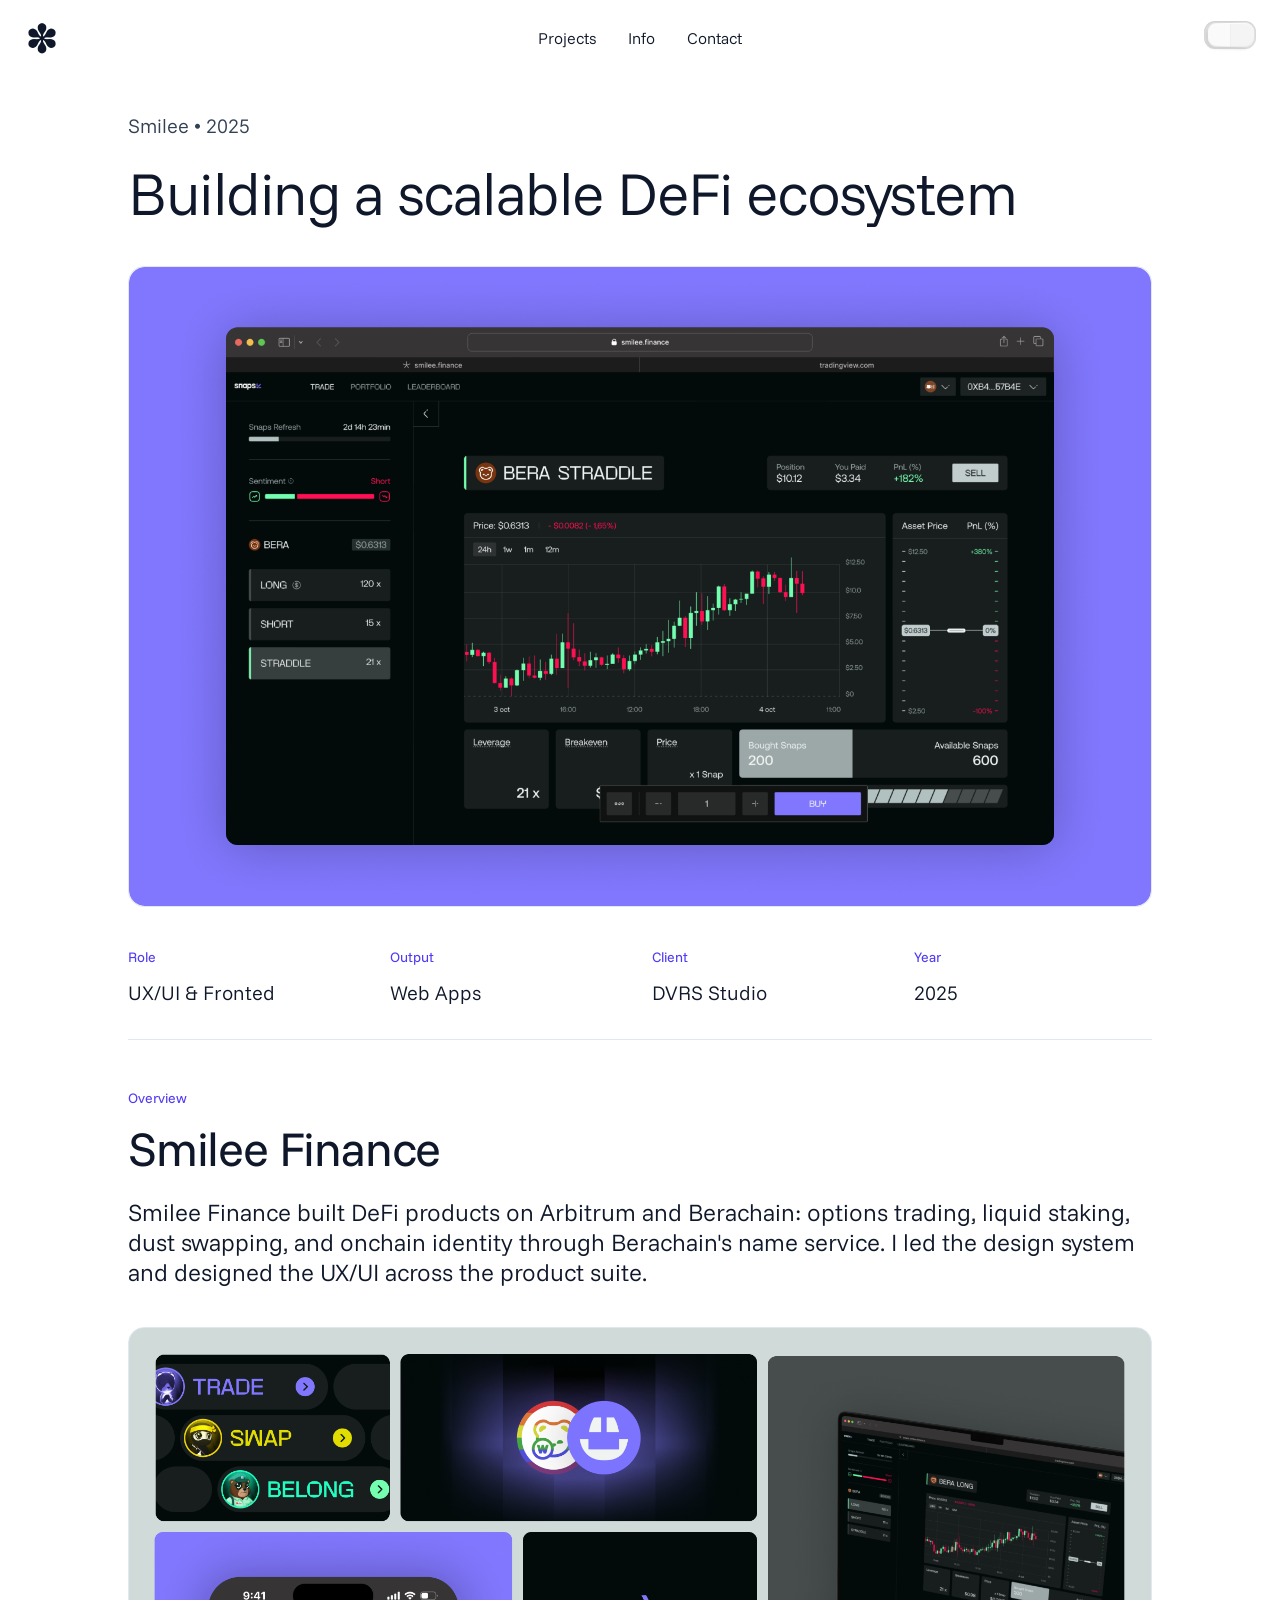
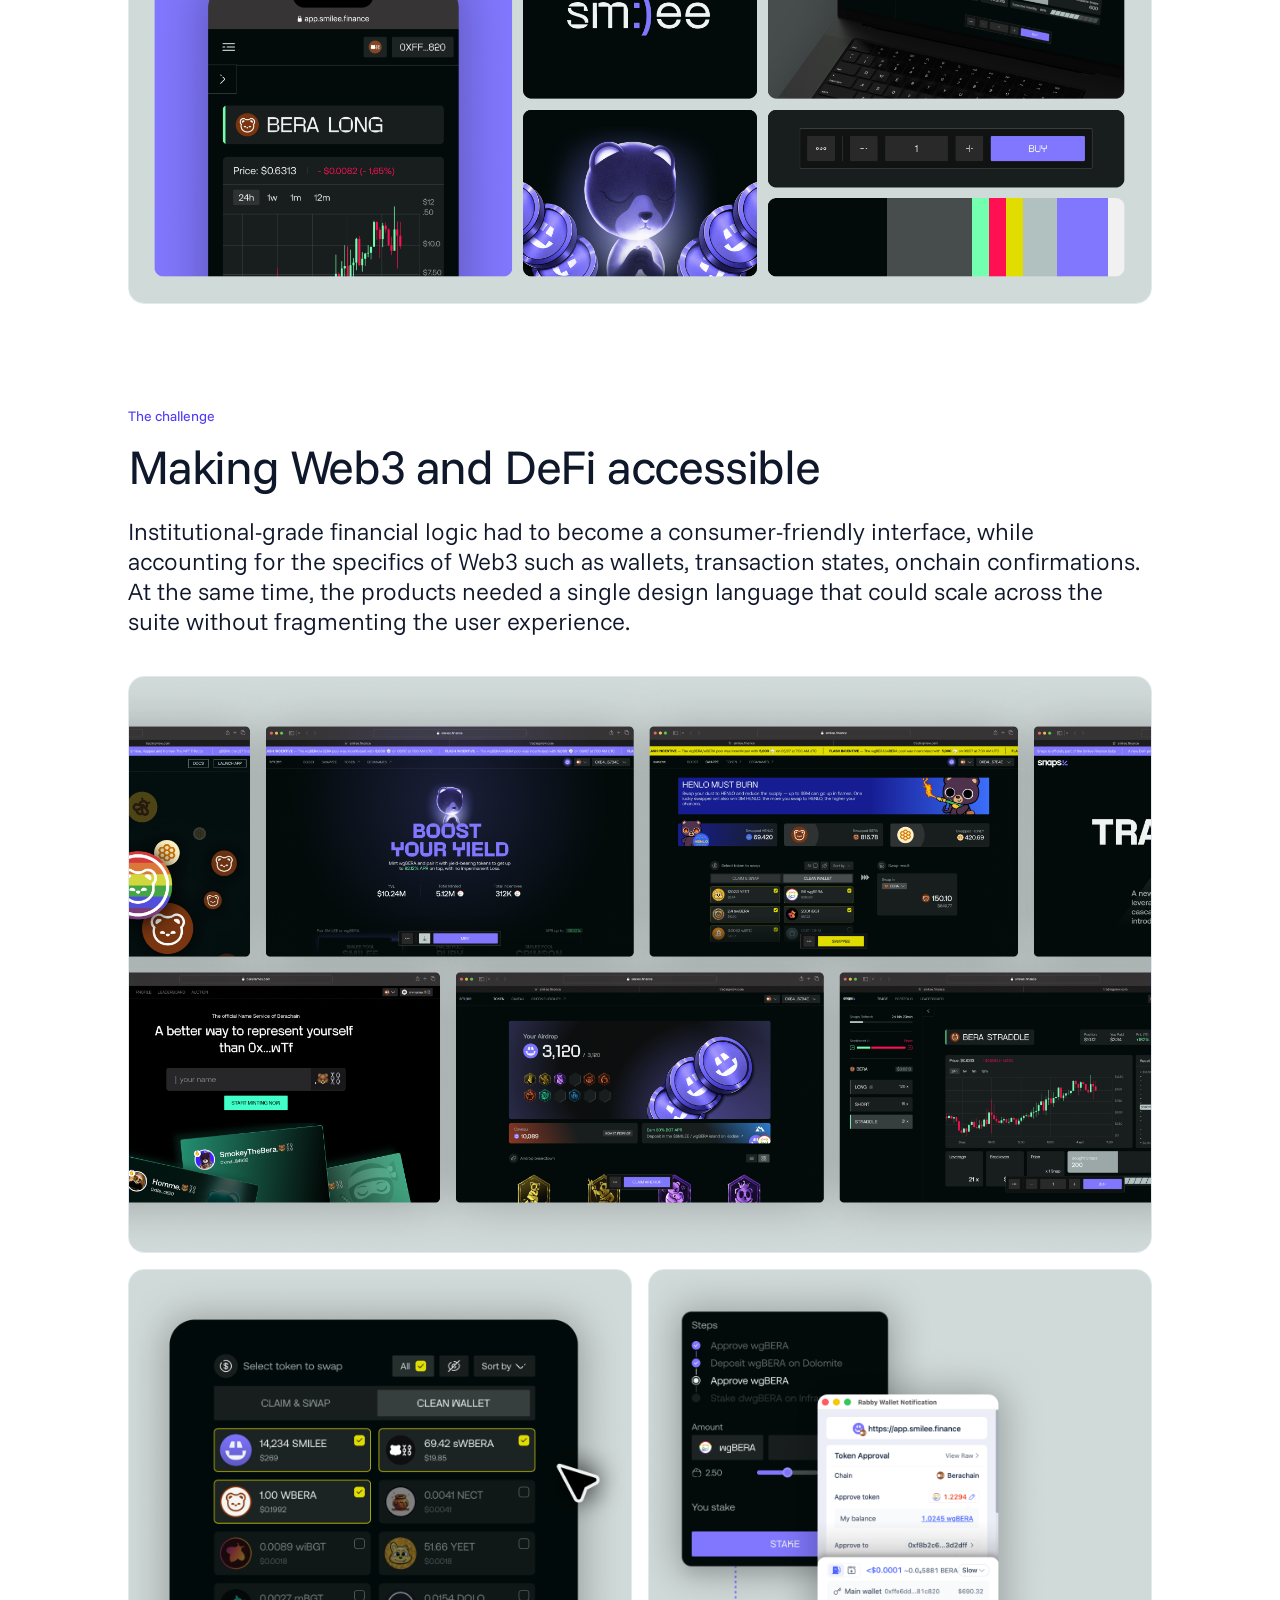
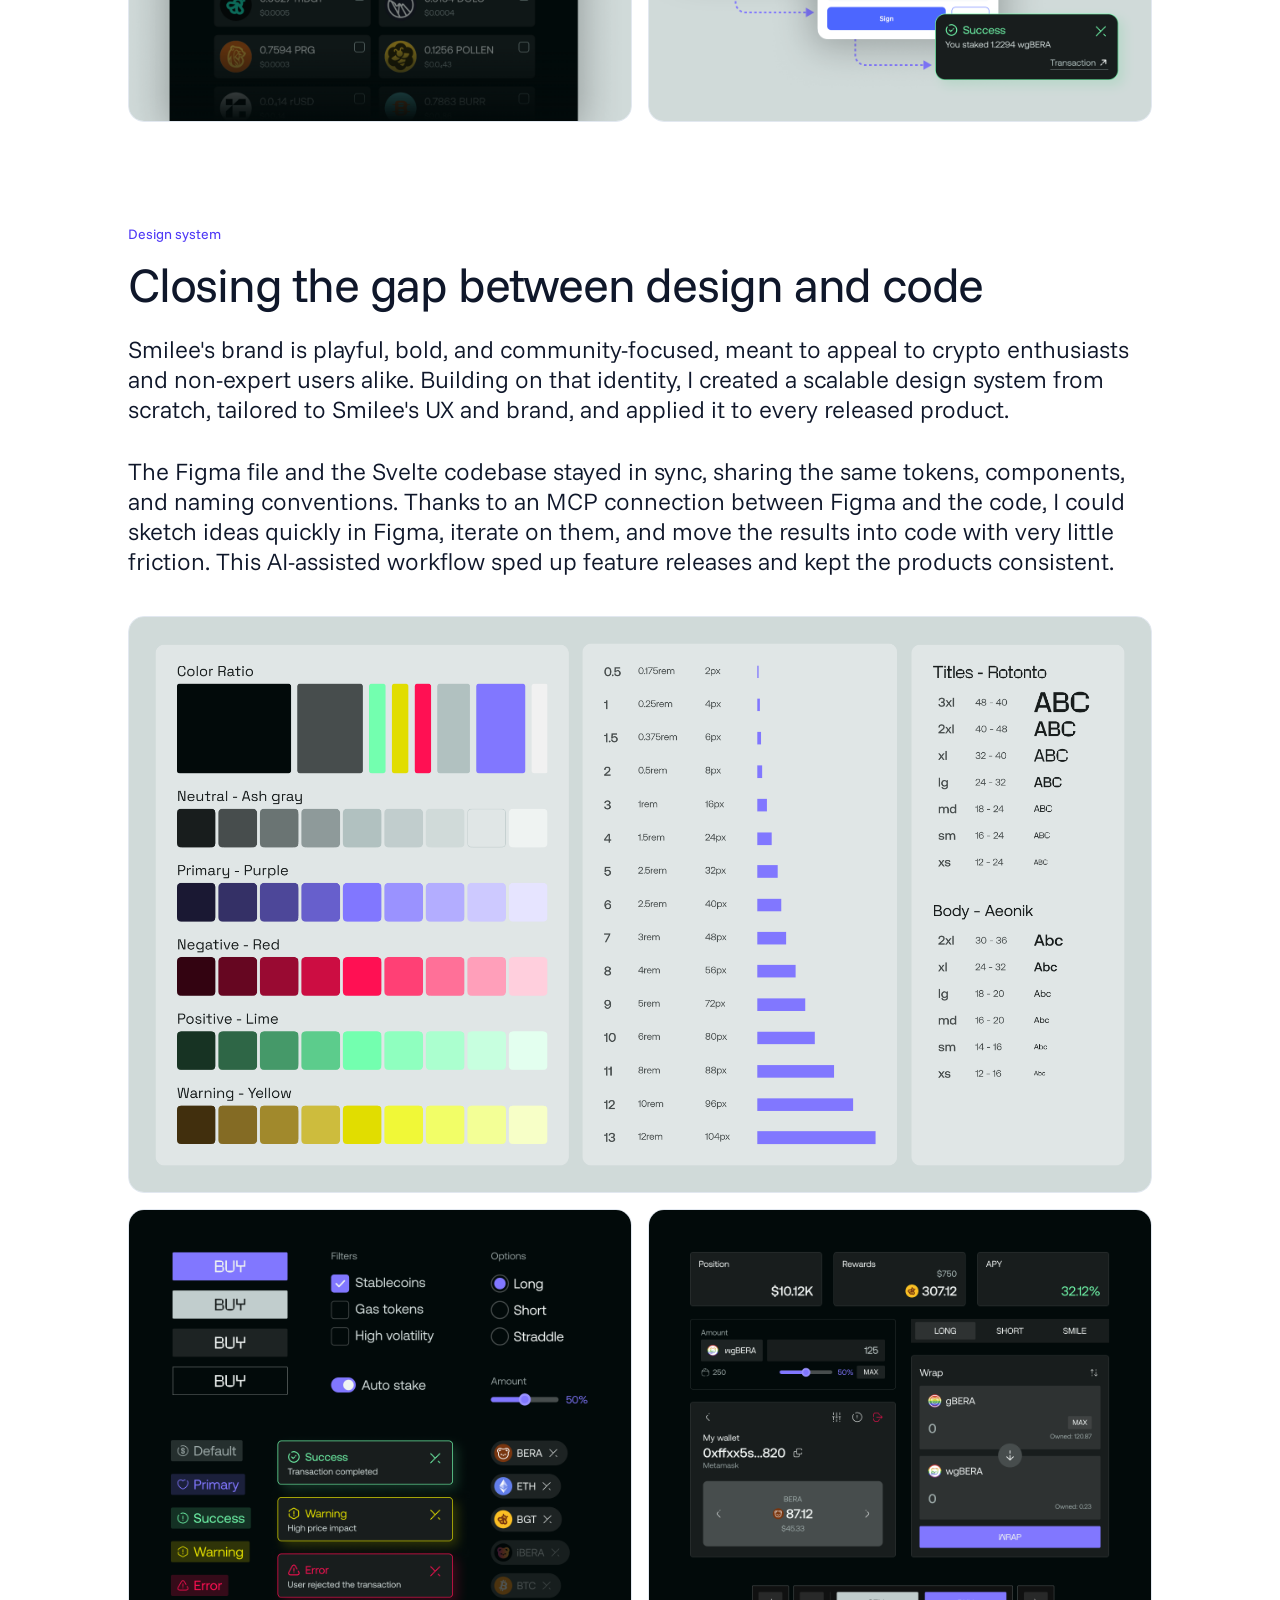
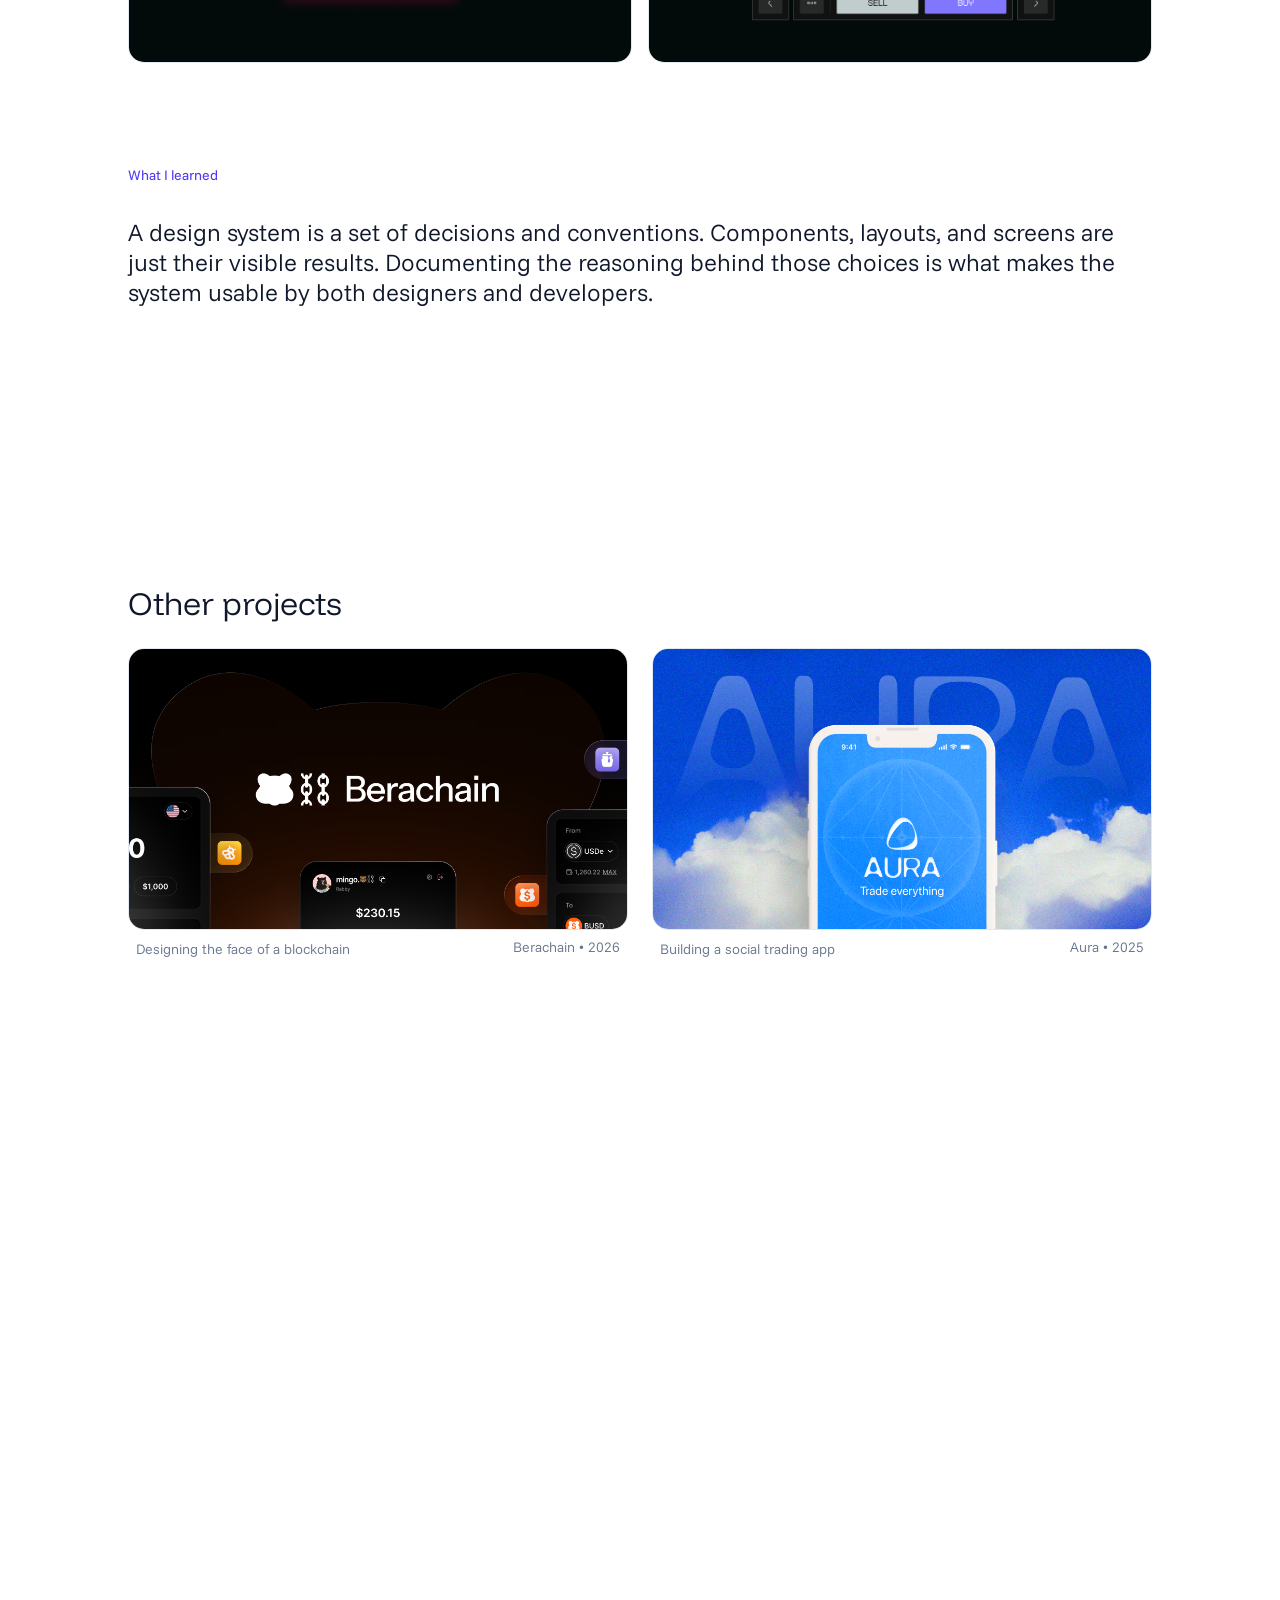
<file: projects/smilee.html>
<!doctype html>
<html lang="en">
	<head>
		<meta charset="utf-8" />
		<meta name="viewport" content="width=device-width, initial-scale=1" />
		<script>
			try {
				const theme = localStorage.getItem('theme');
				if (theme === 'light' || theme === 'dark') document.documentElement.dataset.theme = theme;
			} catch {
				/* Use the system preference when storage is unavailable. */
			}
		</script>
		<noscript>
			<style>
				/* Keep JS video space reserved until hydration. Only no-JS uses the fallback. */
				.media-frame[data-media] > video[data-deferred] {
					display: none;
				}
				.media-frame[data-media][data-media-state] > img:not([data-preview]) {
					opacity: 1;
				}
				.media-frame[data-media] > .media-preview,
				.media-frame[data-media]::after {
					display: none;
				}
			</style>
		</noscript>
		
		<link href="/_app/immutable/assets/0.Bayv5SwZ.css" rel="stylesheet">
		<link href="/_app/immutable/assets/ProjectCard.CknThM-J.css" rel="stylesheet">
		<link href="/_app/immutable/assets/6.D0Aj9Muj.css" rel="stylesheet">
		<link rel="modulepreload" href="/_app/immutable/entry/start.CMeeshKE.js">
		<link rel="modulepreload" href="/_app/immutable/chunks/Big9_mfa.js">
		<link rel="modulepreload" href="/_app/immutable/chunks/CsI9m2ZH.js">
		<link rel="modulepreload" href="/_app/immutable/chunks/m8rS4o8h.js">
		<link rel="modulepreload" href="/_app/immutable/chunks/Bc11O1h5.js">
		<link rel="modulepreload" href="/_app/immutable/chunks/NLkZbKvm.js">
		<link rel="modulepreload" href="/_app/immutable/entry/app.oIXFRcF6.js">
		<link rel="modulepreload" href="/_app/immutable/chunks/BXl3LOEh.js">
		<link rel="modulepreload" href="/_app/immutable/chunks/DsnmJJEf.js">
		<link rel="modulepreload" href="/_app/immutable/chunks/ByzYFYi9.js">
		<link rel="modulepreload" href="/_app/immutable/chunks/BhuIKg7_.js">
		<link rel="modulepreload" href="/_app/immutable/chunks/BGiacd6y.js">
		<link rel="modulepreload" href="/_app/immutable/nodes/0.BAcy5qYY.js">
		<link rel="modulepreload" href="/_app/immutable/chunks/BolvSn8E.js">
		<link rel="modulepreload" href="/_app/immutable/chunks/pFuOVO33.js">
		<link rel="modulepreload" href="/_app/immutable/chunks/Bazdk27Q.js">
		<link rel="modulepreload" href="/_app/immutable/chunks/D2S8ynfT.js">
		<link rel="modulepreload" href="/_app/immutable/chunks/CaBG30Z9.js">
		<link rel="modulepreload" href="/_app/immutable/chunks/DyGXjPGR.js">
		<link rel="modulepreload" href="/_app/immutable/nodes/6.Cc0JsB6q.js">
		<link rel="modulepreload" href="/_app/immutable/chunks/D9rnoYAm.js">
		<link rel="modulepreload" href="/_app/immutable/chunks/T5RaJm5C.js">
		<link rel="modulepreload" href="/_app/immutable/chunks/BtDT2MiD.js">
		<link rel="modulepreload" href="/_app/immutable/chunks/CagCdIuZ.js"><!--[--><link rel="icon" href="data:image/svg+xml,%3csvg%20width='128'%20height='128'%20viewBox='0%200%20128%20128'%20fill='none'%20xmlns='http://www.w3.org/2000/svg'%3e%3crect%20width='128'%20height='128'%20rx='40'%20fill='white'/%3e%3cpath%20d='M64.0488%20111C61.6282%20111%2059.6831%20110.006%2058.2134%20108.018C56.7438%20106.029%2056.009%20103.565%2056.009%20100.626C56.009%2097.341%2057.176%2092.4134%2059.5102%2085.8432C61.8443%2079.1001%2063.0114%2072.4435%2063.0114%2065.8733C60.1586%2067.6023%2057.6515%2069.3746%2055.4903%2071.19C53.329%2073.0054%2051.4271%2074.8209%2049.7846%2076.6363C47.6234%2079.0569%2045.4621%2081.3911%2043.3009%2083.6388C41.1396%2085.8%2038.9784%2087.5722%2036.8171%2088.9554C34.6559%2090.3386%2032.4514%2091.0302%2030.2037%2091.0302C28.1289%2091.0302%2026.3567%2090.3386%2024.8871%2088.9554C23.4174%2087.4858%2022.6826%2085.8%2022.6826%2083.8981C22.6826%2081.7369%2023.5903%2079.7053%2025.4058%2077.8034C27.2212%2075.8151%2030.0308%2074.3022%2033.8346%2073.2648C35.7365%2072.7461%2037.7249%2072.2274%2039.7997%2071.7087C41.9609%2071.1036%2044.2518%2070.5849%2046.6724%2070.1526C51.3407%2069.2017%2056.4412%2067.1701%2061.974%2064.0579C56.4412%2060.9457%2051.1678%2058.8709%2046.1537%2057.8335C41.3125%2056.7961%2037.0333%2055.7587%2033.3159%2054.7213C29.685%2053.5975%2027.0051%2052.0846%2025.2761%2050.1827C23.5471%2048.1944%2022.6826%2046.1196%2022.6826%2043.9584C22.6826%2041.97%2023.3742%2040.3275%2024.7574%2039.0307C26.2271%2037.734%2028.0857%2037.0856%2030.3334%2037.0856C32.6676%2037.0856%2035.0449%2037.9501%2037.4655%2039.6791C39.8861%2041.3216%2042.2635%2043.3532%2044.5976%2045.7738C46.9318%2048.1944%2049.0498%2050.4853%2050.9517%2052.6465C53.891%2056.0181%2057.9109%2059.2167%2063.0114%2062.2425V60.5567C63.0114%2057.9632%2062.8817%2055.6291%2062.6224%2053.5543C62.4495%2051.393%2062.1037%2049.5344%2061.585%2047.9783C60.8934%2045.9035%2060.1153%2043.5693%2059.2508%2040.9758C58.4728%2038.3823%2057.7812%2035.8753%2057.176%2033.4547C56.5709%2030.9477%2056.2683%2028.9593%2056.2683%2027.4897C56.2683%2024.4639%2057.0031%2022.0001%2058.4728%2020.0982C60.0289%2018.1099%2061.974%2017.1157%2064.3081%2017.1157C66.5558%2017.1157%2068.4577%2018.0667%2070.0138%2019.9686C71.5699%2021.8705%2072.348%2024.3775%2072.348%2027.4897C72.348%2030.6019%2071.1809%2035.616%2068.8468%2042.5319C66.5126%2049.3615%2065.3455%2055.9316%2065.3455%2062.2425C67.161%2061.0322%2068.5874%2060.1244%2069.6248%2059.5193C70.6622%2058.8277%2071.5267%2058.2225%2072.2183%2057.7038C72.9099%2057.0987%2073.6879%2056.4071%2074.5524%2055.6291C75.4169%2054.7646%2076.6272%2053.5543%2078.1833%2051.9982C84.2348%2045.3415%2088.4708%2041.192%2090.8914%2039.5494C93.312%2037.9069%2095.8191%2037.0856%2098.4126%2037.0856C100.487%2037.0856%20102.216%2037.734%20103.6%2039.0307C104.983%2040.3275%20105.674%2041.97%20105.674%2043.9584C105.674%2046.1196%20104.81%2048.1512%20103.081%2050.0531C101.438%2051.8685%2098.7151%2053.3814%2094.9113%2054.5917C93.0959%2055.1968%2091.1075%2055.7587%2088.9463%2056.2774C86.8715%2056.7961%2084.6238%2057.3148%2082.2032%2057.8335C77.4485%2058.8709%2072.1751%2060.9457%2066.3829%2064.0579C69.1493%2065.614%2071.786%2066.9107%2074.2931%2067.9481C76.8866%2068.8991%2079.3936%2069.6339%2081.8142%2070.1526C86.5689%2071.19%2090.805%2072.2706%2094.5223%2073.3945C98.3261%2074.4319%20101.136%2075.9015%20102.951%2077.8034C104.767%2079.7053%20105.674%2081.7369%20105.674%2083.8981C105.674%2085.8%20104.939%2087.4858%20103.47%2088.9554C102.087%2090.3386%20100.271%2091.0302%2098.0235%2091.0302C96.1216%2091.0302%2094.1333%2090.3818%2092.0585%2089.0851C89.9837%2087.7883%2087.9521%2086.2322%2085.9638%2084.4168C83.9755%2082.5149%2082.16%2080.6562%2080.5175%2078.8408C78.9614%2077.0254%2077.7078%2075.5989%2076.7569%2074.5615C74.855%2072.4003%2071.0512%2069.5042%2065.3455%2065.8733V67.5591C65.3455%2073.0054%2066.4694%2079.1866%2068.7171%2086.1026C70.9648%2093.0185%2072.0886%2097.8597%2072.0886%20100.626C72.0886%20103.652%2071.3106%20106.116%2069.7545%20108.018C68.1984%20110.006%2066.2965%20111%2064.0488%20111Z'%20fill='black'/%3e%3c/svg%3e"/><!--]-->
	</head>
	<body data-sveltekit-preload-data="hover">
		<div style="display: contents"><!--[--><!--[--><!----><div class="isolate min-h-screen bg-background text-foreground-1"><header data-menu-open="false" class="fixed top-0 left-0 z-50 w-full px-4 py-5 transition-transform md:px-6 motion-base translate-y-0 svelte-1elxaub"><div class="header-surface relative z-50 flex items-center justify-between svelte-1elxaub"><a href="/" class="flex h-9 w-9 items-center justify-center font-display text-3xl leading-none text-foreground-1 svelte-1elxaub" aria-label="Alessandro Quets — Home"><span aria-hidden="true">✽</span></a> <nav class="hidden items-center gap-8 md:absolute md:left-1/2 md:flex md:-translate-x-1/2"><!--[--><a href="/projects" class="text-foreground-1 transition-colors hover:underline underline svelte-1elxaub"><span class="scramble-label"><span class="scramble-original">Projects</span><span class="scramble-output" aria-hidden="true"></span></span><!----></a><a href="/info" class="text-foreground-1 transition-colors hover:underline svelte-1elxaub"><span class="scramble-label"><span class="scramble-original">Info</span><span class="scramble-output" aria-hidden="true"></span></span><!----></a><a href="/contact" class="text-foreground-1 transition-colors hover:underline svelte-1elxaub"><span class="scramble-label"><span class="scramble-original">Contact</span><span class="scramble-output" aria-hidden="true"></span></span><!----></a><!--]--></nav> <div class="flex items-center gap-4"><div class="hidden md:block"><button class="theme-switch svelte-mls84d" type="button" role="switch" aria-label="Dark theme" aria-checked="false"><span class="thumb svelte-mls84d" aria-hidden="true"></span></button><!----></div> <button class="relative z-50 flex h-6 w-6 flex-col items-center justify-center gap-1.5 text-foreground-1 md:hidden svelte-1elxaub" aria-label="Open menu" aria-expanded="false"><span class="block h-0.5 w-5 bg-foreground-1 transition-transform motion-base svelte-1elxaub"></span> <span class="block h-0.5 w-5 bg-foreground-1 transition-transform motion-base svelte-1elxaub"></span></button></div></div> <nav class="mobile-menu fixed inset-0 z-40 flex h-dvh flex-col items-center justify-center gap-8 bg-background md:hidden svelte-1elxaub" data-open="false" data-keyboard="false" inert aria-hidden="true" aria-label="Mobile navigation"><!--[--><a href="/projects" class="text-2xl text-foreground-1 hover:underline underline svelte-1elxaub" style="--item-delay: 0ms"><span class="scramble-label"><span class="scramble-original">Projects</span><span class="scramble-output" aria-hidden="true"></span></span><!----></a><a href="/info" class="text-2xl text-foreground-1 hover:underline svelte-1elxaub" style="--item-delay: 50ms"><span class="scramble-label"><span class="scramble-original">Info</span><span class="scramble-output" aria-hidden="true"></span></span><!----></a><a href="/contact" class="text-2xl text-foreground-1 hover:underline svelte-1elxaub" style="--item-delay: 100ms"><span class="scramble-label"><span class="scramble-original">Contact</span><span class="scramble-output" aria-hidden="true"></span></span><!----></a><!--]--> <button class="theme-switch svelte-mls84d" type="button" role="switch" aria-label="Dark theme" aria-checked="false"><span class="thumb svelte-mls84d" aria-hidden="true"></span></button><!----></nav></header><!----> <main class="relative z-10 min-h-screen rounded-b-xl bg-background p-4 pt-14 pb-20 md:p-6 md:pt-20 md:pb-32"><!----><article class="mx-auto max-w-5xl space-y-10 pb-20"><section class="pt-8" aria-label="Project intro"><div class="space-y-5"><div class="flex flex-wrap items-center justify-between gap-x-5 gap-y-2"><p class="text-lg text-foreground-2">Smilee • 2025</p> <!--[!--><!--]--></div> <h1 class="md:text-6xl max-w-4xl text-4xl tracking-tight text-foreground-1 sm:text-5xl">Building a scalable DeFi ecosystem</h1></div></section> <!--[!--><!--[--><figure class="overflow-hidden rounded-xl border border-border bg-surface-1"><!----><div data-media="" data-media-state="loading" data-media-instant="" class="media-frame"><!--[--><img data-preview="" src="[data-uri]" alt="" aria-hidden="true" class="media-preview"/><!--]--> <!--[!--><img src="/media/smilee-cover.png" alt="Smilee Finance cover" width="1920" height="1080" loading="eager" fetchpriority="high" decoding="async" class="block aspect-[16/10] w-full object-cover"/><!--]--></div><!----><!----></figure><!--]--><!--]--> <section class="border-b border-border pb-8" aria-label="Project metadata"><dl class="grid gap-6 sm:grid-cols-2 lg:grid-cols-4"><!--[--><div><dt class="mb-3 text-sm font-normal tracking-normal text-primary">Role</dt> <dd class="mt-1 text-lg text-foreground-1">UX/UI &amp; Fronted</dd></div><!--]--> <!--[--><div><dt class="mb-3 text-sm font-normal tracking-normal text-primary">Output</dt> <dd class="mt-1 text-lg text-foreground-1">Web Apps</dd></div><!--]--> <!--[--><div><dt class="mb-3 text-sm font-normal tracking-normal text-primary">Client</dt> <dd class="mt-1 text-lg text-foreground-1">DVRS Studio</dd></div><!--]--> <div><dt class="mb-3 text-sm font-normal tracking-normal text-primary">Year</dt> <dd class="mt-1 text-lg text-foreground-1">2025</dd></div></dl></section> <!--[--><section id="overview" class="pt-2"><div id="content" class="rich-text rich-text--project prose md:prose-lg"><!----><h1>Overview</h1><h2>Smilee Finance</h2><p>Smilee Finance built DeFi products on Arbitrum and Berachain: options trading, liquid staking, dust swapping, and onchain identity through Berachain's name service. I led the design system and designed the UX/UI across the product suite.</p><div class="media-layout media-layout--grid"><div class="media-layout-row media-layout-row--columns-1"><span data-media data-media-state="loading" class="media-frame"><img data-preview src="[data-uri]" alt="" aria-hidden="true" class="media-preview" /><img src="/media/smilee-bento.png" alt="Smilee bento presentation" width="1920" height="1080" loading="lazy" /></span></div></div><p><br /></p><h1>The challenge</h1><h2>Making Web3 and DeFi accessible</h2><p>Institutional-grade financial logic had to become a consumer-friendly interface, while accounting for the specifics of Web3 such as wallets, transaction states, onchain confirmations. At the same time, the products needed a single design language that could scale across the suite without fragmenting the user experience.</p><div class="media-layout media-layout--grid"><div class="media-layout-row media-layout-row--columns-1"><span data-media data-media-state="loading" class="media-frame"><img data-preview src="[data-uri]" alt="" aria-hidden="true" class="media-preview" /><img src="/media/smilee-screens.png" alt="Smilee finance apps screenshot" width="1920" height="1080" loading="lazy" /></span></div><div class="media-layout-row media-layout-row--columns-2"><span data-media data-media-state="loading" class="media-frame"><img data-preview src="[data-uri]" alt="" aria-hidden="true" class="media-preview" /><img src="/media/smilee-web3-ui-example.png" alt="Swappee token selection" width="1200" height="1080" loading="lazy" /></span><span data-media data-media-state="loading" class="media-frame"><img data-preview src="[data-uri]" alt="" aria-hidden="true" class="media-preview" /><img src="/media/smilee-wallet-interaction.png" alt="Example of typical web3 interaction with transaction signing through wallet extension" width="1200" height="1080" loading="lazy" /></span></div></div><p><br /></p><h1>Design system</h1><h2>Closing the gap between design and code</h2><p>Smilee's brand is playful, bold, and community-focused, meant to appeal to crypto enthusiasts and non-expert users alike. Building on that identity, I created a scalable design system from scratch, tailored to Smilee's UX and brand, and applied it to every released product.</p><p>The Figma file and the Svelte codebase stayed in sync, sharing the same tokens, components, and naming conventions. Thanks to an MCP connection between Figma and the code, I could sketch ideas quickly in Figma, iterate on them, and move the results into code with very little friction. This AI-assisted workflow sped up feature releases and kept the products consistent.</p><div class="media-layout media-layout--grid"><div class="media-layout-row media-layout-row--columns-1"><span data-media data-media-state="loading" class="media-frame"><img data-preview src="[data-uri]" alt="" aria-hidden="true" class="media-preview" /><img src="/media/smilee-ui-foundations.png" alt="Smilee UI foundation tokens: colors, spacings and text styles" width="1920" height="1080" loading="lazy" /></span></div><div class="media-layout-row media-layout-row--columns-2"><span data-media data-media-state="loading" class="media-frame"><img data-preview src="[data-uri]" alt="" aria-hidden="true" class="media-preview" /><img src="/media/smilee-ui-components-2.png" alt="Smilee UI atom components" width="1200" height="1080" loading="lazy" /></span><span data-media data-media-state="loading" class="media-frame"><img data-preview src="[data-uri]" alt="" aria-hidden="true" class="media-preview" /><img src="/media/smilee-ui-components-3.png" alt="Smilee UI molecule components" width="1200" height="1080" loading="lazy" /></span></div></div><p><br /></p><h1>What I learned</h1><p>A design system is a set of decisions and conventions. Components, layouts, and screens are just their visible results. Documenting the reasoning behind those choices is what makes the system usable by both designers and developers.</p><p><br /></p><p><br /></p><!----></div></section><!--]--> <!--[--><section class="pt-20 md:pt-28" aria-labelledby="other-projects-heading"><h2 id="other-projects-heading" class="mb-6 font-display text-2xl text-foreground-1">Other projects</h2> <ul class="grid grid-cols-2 gap-4 md:gap-6"><!--[--><li class="min-w-0 list-none"><a href="/projects/berachain" class="group block svelte-oviq8z"><div class="overflow-clip rounded-xl border border-border bg-surface-1"><div class="bg-white ring-primary/30 group-focus-visible:ring-2 dark:bg-surface-1"><!--[!--><!--[--><!----><div data-media="" data-media-state="loading" class="media-frame"><!--[--><img data-preview="" src="[data-uri]" alt="" aria-hidden="true" class="media-preview"/><!--]--> <!--[!--><img src="/media/berachain-cover.png" alt="Berachain landing page hero section" width="1920" height="1080" loading="lazy" fetchpriority="auto" decoding="async" class="block aspect-video w-full object-cover transition-transform motion-base group-hover:scale-110 group-focus-visible:scale-110"/><!--]--></div><!----><!--]--><!--]--></div></div> <div class="mt-2 flex items-baseline justify-between gap-3.5 text-sm leading-snug text-foreground-3"><p class="m-0 flex min-w-0 flex-1 items-center gap-2"><span class="h-1.5 w-0 shrink-0 rounded-full bg-foreground-1 opacity-0 transition-all motion-base group-hover:w-3 group-hover:opacity-100 group-focus-visible:w-3 group-focus-visible:opacity-100"></span> <span class="min-w-0 truncate transition-colors motion-base group-hover:text-foreground-1 group-focus-visible:text-foreground-1">Designing the face of a blockchain</span></p> <p class="mx-2 shrink-0 whitespace-nowrap transition-colors motion-base group-hover:text-foreground-1 group-focus-visible:text-foreground-1">Berachain • 2026</p></div></a><!----></li><li class="min-w-0 list-none"><a href="/projects/aura" class="group block svelte-oviq8z"><div class="overflow-clip rounded-xl border border-border bg-surface-1"><div class="bg-white ring-primary/30 group-focus-visible:ring-2 dark:bg-surface-1"><!--[!--><!--[--><!----><div data-media="" data-media-state="loading" class="media-frame"><!--[--><img data-preview="" src="[data-uri]" alt="" aria-hidden="true" class="media-preview"/><!--]--> <!--[!--><img src="/media/aura-cover.png" alt="Aura trading app on a phone against a blue sky and clouds" width="1920" height="1080" loading="lazy" fetchpriority="auto" decoding="async" class="block aspect-video w-full object-cover transition-transform motion-base group-hover:scale-110 group-focus-visible:scale-110"/><!--]--></div><!----><!--]--><!--]--></div></div> <div class="mt-2 flex items-baseline justify-between gap-3.5 text-sm leading-snug text-foreground-3"><p class="m-0 flex min-w-0 flex-1 items-center gap-2"><span class="h-1.5 w-0 shrink-0 rounded-full bg-foreground-1 opacity-0 transition-all motion-base group-hover:w-3 group-hover:opacity-100 group-focus-visible:w-3 group-focus-visible:opacity-100"></span> <span class="min-w-0 truncate transition-colors motion-base group-hover:text-foreground-1 group-focus-visible:text-foreground-1">Building a social trading app</span></p> <p class="mx-2 shrink-0 whitespace-nowrap transition-colors motion-base group-hover:text-foreground-1 group-focus-visible:text-foreground-1">Aura • 2025</p></div></a><!----></li><!--]--></ul></section><!--]--></article> <!----><dialog class="project-gallery text-foreground-1 svelte-10c0g5b" aria-label="Project media gallery"><!--[!--><!--]--></dialog><!----><!----><!----></main> <div class="h-px" aria-hidden="true"></div> <footer data-theme="dark" data-reveal="false" class="svelte-jz8lnl"><div class="footer-content mx-auto max-w-7xl px-2 pt-12 pb-6 md:pt-16 svelte-jz8lnl"><div class="grid grid-cols-2 gap-10 md:grid-cols-[1.5fr_0.7fr_1fr] md:gap-12 svelte-jz8lnl"><div class="col-span-2 md:col-span-1 svelte-jz8lnl"><h2 class="font-display text-3xl leading-[1.1] whitespace-pre-line md:text-4xl svelte-jz8lnl">Make it clear.
Make it feel right.</h2></div> <nav aria-label="Footer navigation" class="svelte-jz8lnl"><ul class="space-y-2 svelte-jz8lnl"><!--[--><li class="svelte-jz8lnl"><a href="/" class="svelte-jz8lnl"><span class="scramble-label"><span class="scramble-original">Home</span><span class="scramble-output" aria-hidden="true"></span></span><!----></a></li><li class="svelte-jz8lnl"><a href="/projects" class="svelte-jz8lnl"><span class="scramble-label"><span class="scramble-original">Projects</span><span class="scramble-output" aria-hidden="true"></span></span><!----></a></li><li class="svelte-jz8lnl"><a href="/info" class="svelte-jz8lnl"><span class="scramble-label"><span class="scramble-original">Info</span><span class="scramble-output" aria-hidden="true"></span></span><!----></a></li><li class="svelte-jz8lnl"><a href="/contact" class="svelte-jz8lnl"><span class="scramble-label"><span class="scramble-original">Contact</span><span class="scramble-output" aria-hidden="true"></span></span><!----></a></li><li class="svelte-jz8lnl"><a href="/index.md" class="svelte-jz8lnl"><span class="scramble-label"><span class="scramble-original">index.md</span><span class="scramble-output" aria-hidden="true"></span></span><!----></a></li><!--]--></ul></nav> <div class="svelte-jz8lnl"><ul class="space-y-2 svelte-jz8lnl"><li class="svelte-jz8lnl"><a href="mailto:alessandroquets@gmail.com" class="svelte-jz8lnl"><span class="scramble-label"><span class="scramble-original">Email</span><span class="scramble-output" aria-hidden="true"></span></span><!----> <span aria-hidden="true" class="svelte-jz8lnl">↗</span></a></li> <!--[--><li class="svelte-jz8lnl"><a href="https://github.com/MingoBerlingo" target="_blank" rel="noopener noreferrer" class="svelte-jz8lnl"><span class="scramble-label"><span class="scramble-original">GitHub</span><span class="scramble-output" aria-hidden="true"></span></span><!----> <span aria-hidden="true" class="svelte-jz8lnl">↗</span></a></li><!--]--> <!--[--><li class="svelte-jz8lnl"><a href="https://www.linkedin.com/in/alessandro-quets-07531a3b6/" target="_blank" rel="noopener noreferrer" class="svelte-jz8lnl"><span class="scramble-label"><span class="scramble-original">LinkedIn</span><span class="scramble-output" aria-hidden="true"></span></span><!----> <span aria-hidden="true" class="svelte-jz8lnl">↗</span></a></li><!--]--></ul></div></div> <!--[--><div class="footer-keywords mt-10 svelte-jz8lnl"><p class="mb-3 text-xs text-foreground-1 svelte-jz8lnl">A few things I work with <span aria-hidden="true" class="svelte-jz8lnl">↘</span></p> <div class="footer-chip-space svelte-jz8lnl" data-chip-start="" aria-hidden="true"></div></div><!--]--> <div data-chip-floor="" class="mt-6 flex flex-wrap justify-between gap-3 text-xs text-foreground-2 svelte-jz8lnl"><span class="svelte-jz8lnl">© 2026 Alessandro Quets</span><span class="svelte-jz8lnl">In ♥ with pixels</span></div></div> <!--[--><div class="full-footer svelte-180ihp0"><!--[!--><!--]--> <!----><ul class="chip-scene svelte-180ihp0" aria-label="Project keywords"><!--[--><li class="svelte-180ihp0"><button type="button" disabled aria-label="Toss UX / UI keyword" class="svelte-180ihp0">UX / UI</button></li><li class="svelte-180ihp0"><button type="button" disabled aria-label="Toss Web Design keyword" class="svelte-180ihp0">Web Design</button></li><li class="svelte-180ihp0"><button type="button" disabled aria-label="Toss Creative Coding keyword" class="svelte-180ihp0">Creative Coding</button></li><li class="svelte-180ihp0"><button type="button" disabled aria-label="Toss Dataviz keyword" class="svelte-180ihp0">Dataviz</button></li><li class="svelte-180ihp0"><button type="button" disabled aria-label="Toss Interaction keyword" class="svelte-180ihp0">Interaction</button></li><li class="svelte-180ihp0"><button type="button" disabled aria-label="Toss Svelte keyword" class="svelte-180ihp0">Svelte</button></li><li class="svelte-180ihp0"><button type="button" disabled aria-label="Toss React keyword" class="svelte-180ihp0">React</button></li><li class="svelte-180ihp0"><button type="button" disabled aria-label="Toss Branding keyword" class="svelte-180ihp0">Branding</button></li><li class="svelte-180ihp0"><button type="button" disabled aria-label="Toss Design Systems keyword" class="svelte-180ihp0">Design Systems</button></li><li class="svelte-180ihp0"><button type="button" disabled aria-label="Toss Prototyping keyword" class="svelte-180ihp0">Prototyping</button></li><li class="svelte-180ihp0"><button type="button" disabled aria-label="Toss Frontend keyword" class="svelte-180ihp0">Frontend</button></li><li class="svelte-180ihp0"><button type="button" disabled aria-label="Toss Accessibility keyword" class="svelte-180ihp0">Accessibility</button></li><li class="svelte-180ihp0"><button type="button" disabled aria-label="Toss TypeScript keyword" class="svelte-180ihp0">TypeScript</button></li><li class="svelte-180ihp0"><button type="button" disabled aria-label="Toss Component Libraries keyword" class="svelte-180ihp0">Component Libraries</button></li><li class="svelte-180ihp0"><button type="button" disabled aria-label="Toss Motion Design keyword" class="svelte-180ihp0">Motion Design</button></li><li class="svelte-180ihp0"><button type="button" disabled aria-label="Toss Data Storytelling keyword" class="svelte-180ihp0">Data Storytelling</button></li><li class="svelte-180ihp0"><button type="button" disabled aria-label="Toss Figma keyword" class="svelte-180ihp0">Figma</button></li><li class="svelte-180ihp0"><button type="button" disabled aria-label="Toss Information Design keyword" class="svelte-180ihp0">Information Design</button></li><li class="svelte-180ihp0"><button type="button" disabled aria-label="Toss Interaction Design keyword" class="svelte-180ihp0">Interaction Design</button></li><li class="svelte-180ihp0"><button type="button" disabled aria-label="Toss UI Engineering keyword" class="svelte-180ihp0">UI Engineering</button></li><li class="svelte-180ihp0"><button type="button" disabled aria-label="Toss Design Tokens keyword" class="svelte-180ihp0">Design Tokens</button></li><li class="svelte-180ihp0"><button type="button" disabled aria-label="Toss AI Workflows keyword" class="svelte-180ihp0">AI Workflows</button></li><li class="svelte-180ihp0"><button type="button" disabled aria-label="Toss DeFi keyword" class="svelte-180ihp0">DeFi</button></li><li class="svelte-180ihp0"><button type="button" disabled aria-label="Toss Web3 keyword" class="svelte-180ihp0">Web3</button></li><!--]--></ul><!----></div><!--]--><!----></footer><!----></div><!----><!--]--> <!--[!--><!--]--><!--]-->
			
			<script>
				{
					__sveltekit_195jmc1 = {
						base: ""
					};

					const element = document.currentScript.parentElement;

					Promise.all([
						import("/_app/immutable/entry/start.CMeeshKE.js"),
						import("/_app/immutable/entry/app.oIXFRcF6.js")
					]).then(([kit, app]) => {
						kit.start(app, element, {
							node_ids: [0, 6],
							data: [{type:"data",data:{profile:{name:"Alessandro",surname:"Quets",jobPosition:"Digital Designer & Frontend Developer",presentationHtml:"\u003Cp>My background is in communication and information design. Over the past three years, I’ve worked with startups in DeFi and crypto, designing interfaces and building the frontend behind them.\u003C/p>\u003Cp>My work has ranged from trading products and design systems to a blockchain rebrand. Across these projects, I’ve been interested in the same challenge: helping people understand and use complex products.\u003C/p>\u003Cp>Alongside product work, I’m a teaching assistant in interaction design at Politecnico di Milano.\u003C/p>",email:"alessandroquets@gmail.com",github:{label:"MingoBerlingo",url:"https://github.com/MingoBerlingo"},linkedin:{label:"linkedin.com/in/alessandro-quets-07531a3b6",url:"https://www.linkedin.com/in/alessandro-quets-07531a3b6/"}},footerKeywords:[{id:"6ae4b0409463a3b51b42c578",label:"UX / UI",order:0,showInFooter:true},{id:"6ae4b0409463a3b51b42c57c",label:"Web Design",order:1,showInFooter:true},{id:"6ae4b0409463a3b51b42c580",label:"Creative Coding",order:2,showInFooter:true},{id:"6ae4b0409463a3b51b42c584",label:"Dataviz",order:3,showInFooter:true},{id:"6ae4b0409463a3b51b42c588",label:"Interaction",order:4,showInFooter:true},{id:"6ae4b0409463a3b51b42c58c",label:"Svelte",order:5,showInFooter:true},{id:"6ae4b0409463a3b51b42c590",label:"React",order:6,showInFooter:true},{id:"6ae4b0409463a3b51b42c594",label:"Branding",order:7,showInFooter:true},{id:"6ae8615526b10afc982fb827",label:"Design Systems",order:8,showInFooter:true},{id:"6ae8615526b10afc982fb82b",label:"Prototyping",order:9,showInFooter:true},{id:"6ae8615526b10afc982fb82f",label:"Frontend",order:10,showInFooter:true},{id:"6ae8615526b10afc982fb833",label:"Accessibility",order:11,showInFooter:true},{id:"6ae8615526b10afc982fb837",label:"TypeScript",order:12,showInFooter:true},{id:"6ae8615526b10afc982fb83b",label:"Component Libraries",order:13,showInFooter:true},{id:"6ae8615526b10afc982fb83f",label:"Motion Design",order:14,showInFooter:true},{id:"6ae8615526b10afc982fb843",label:"Data Storytelling",order:15,showInFooter:true},{id:"6ae8fdd6321ceae5155ea691",label:"Figma",order:16,showInFooter:true},{id:"6ae8fdd6321ceae5155ea699",label:"Information Design",order:17,showInFooter:true},{id:"6ae8fdd6321ceae5155ea69d",label:"Interaction Design",order:18,showInFooter:true},{id:"6ae8fdd6321ceae5155ea6a1",label:"UI Engineering",order:19,showInFooter:true},{id:"6ae8fdd6321ceae5155ea6a5",label:"Design Tokens",order:20,showInFooter:true},{id:"6ae8fdd6321ceae5155ea6a9",label:"AI Workflows",order:21,showInFooter:true},{id:"6ae8fdd6321ceae5155ea6ad",label:"DeFi",order:22,showInFooter:true},{id:"6ae8fdd6321ceae5155ea6b1",label:"Web3",order:23,showInFooter:true}],hero:{greeting:"Hey!",nameLine:"I’m Alessandro Quets.",introduction:"I’m a Digital Designer & Frontend Developer based in Lecco, Italy 🇮🇹",homepageIntroduction:"I care about how an interface looks [eye], how it feels, and how it works.\n\nI shape interactions, build design systems, and carry those decisions into production [components] Working in both Figma [figma] and code [code] lets me keep refining the details as I build.\n\nI can sit in a design review and open a pull request [pull-request] on the same day.",featuredProjects:[{id:"6ac8b04e1617bfc2eb4349f3"},{id:"6ae9da5d2756dce0f10604ee"},{id:"6aad520fe6ebe5c3c1970865"}],homepageImages:[]},footer:{heading:"Make it clear.\nMake it feel right.",keywordsHeading:"A few things I work with",signature:"In ♥ with pixels"}},uses:{}},{type:"data",data:{suggestedProjects:[{id:"6ac8b04e1617bfc2eb4349f3",slug:"berachain",title:"Berachain",shortTitle:"Berachain",tagline:"Designing the face of a blockchain",year:"2026-04-01T12:00:00.000Z",isFeatured:true,featuredImage:{previewDataURL:"[data-uri]",url:"/media/berachain-cover.png",alt:"Berachain landing page hero section",width:1920,height:1080},videoCover:null},{id:"6ae9da5d2756dce0f10604ee",slug:"aura",title:"Aura.money",shortTitle:"Aura",tagline:"Building a social trading app",year:"2025-01-01T12:00:00.000Z",isFeatured:true,featuredImage:{previewDataURL:"[data-uri]",url:"/media/aura-cover.png",alt:"Aura trading app on a phone against a blue sky and clouds",width:1920,height:1080},videoCover:null}],project:{id:"6aad520fe6ebe5c3c1970865",slug:"smilee",title:"Smilee Finance",shortTitle:"Smilee",tagline:"Building a scalable DeFi ecosystem",year:"2025-05-01T12:00:00.000Z",isFeatured:true,isMinor:false,client:"DVRS Studio",role:"UX/UI & Fronted",output:"Web Apps",featuredImage:{previewDataURL:"[data-uri]",url:"/media/smilee-cover.png",alt:"Smilee Finance cover",width:1920,height:1080},videoCover:null,links:[],collaborators:[],contentHtml:"\u003Ch1>Overview\u003C/h1>\u003Ch2>Smilee Finance\u003C/h2>\u003Cp>Smilee Finance built DeFi products on Arbitrum and Berachain: options trading, liquid staking, dust swapping, and onchain identity through Berachain's name service. I led the design system and designed the UX/UI across the product suite.\u003C/p>\u003Cdiv class=\"media-layout media-layout--grid\">\u003Cdiv class=\"media-layout-row media-layout-row--columns-1\">\u003Cspan data-media data-media-state=\"loading\" class=\"media-frame\">\u003Cimg data-preview src=\"[data-uri]\" alt=\"\" aria-hidden=\"true\" class=\"media-preview\" />\u003Cimg src=\"/media/smilee-bento.png\" alt=\"Smilee bento presentation\" width=\"1920\" height=\"1080\" loading=\"lazy\" />\u003C/span>\u003C/div>\u003C/div>\u003Cp>\u003Cbr />\u003C/p>\u003Ch1>The challenge\u003C/h1>\u003Ch2>Making Web3 and DeFi accessible\u003C/h2>\u003Cp>Institutional-grade financial logic had to become a consumer-friendly interface, while accounting for the specifics of Web3 such as wallets, transaction states, onchain confirmations. At the same time, the products needed a single design language that could scale across the suite without fragmenting the user experience.\u003C/p>\u003Cdiv class=\"media-layout media-layout--grid\">\u003Cdiv class=\"media-layout-row media-layout-row--columns-1\">\u003Cspan data-media data-media-state=\"loading\" class=\"media-frame\">\u003Cimg data-preview src=\"[data-uri]\" alt=\"\" aria-hidden=\"true\" class=\"media-preview\" />\u003Cimg src=\"/media/smilee-screens.png\" alt=\"Smilee finance apps screenshot\" width=\"1920\" height=\"1080\" loading=\"lazy\" />\u003C/span>\u003C/div>\u003Cdiv class=\"media-layout-row media-layout-row--columns-2\">\u003Cspan data-media data-media-state=\"loading\" class=\"media-frame\">\u003Cimg data-preview src=\"[data-uri]\" alt=\"\" aria-hidden=\"true\" class=\"media-preview\" />\u003Cimg src=\"/media/smilee-web3-ui-example.png\" alt=\"Swappee token selection\" width=\"1200\" height=\"1080\" loading=\"lazy\" />\u003C/span>\u003Cspan data-media data-media-state=\"loading\" class=\"media-frame\">\u003Cimg data-preview src=\"[data-uri]\" alt=\"\" aria-hidden=\"true\" class=\"media-preview\" />\u003Cimg src=\"/media/smilee-wallet-interaction.png\" alt=\"Example of typical web3 interaction with transaction signing through wallet extension\" width=\"1200\" height=\"1080\" loading=\"lazy\" />\u003C/span>\u003C/div>\u003C/div>\u003Cp>\u003Cbr />\u003C/p>\u003Ch1>Design system\u003C/h1>\u003Ch2>Closing the gap between design and code\u003C/h2>\u003Cp>Smilee's brand is playful, bold, and community-focused, meant to appeal to crypto enthusiasts and non-expert users alike. Building on that identity, I created a scalable design system from scratch, tailored to Smilee's UX and brand, and applied it to every released product.\u003C/p>\u003Cp>The Figma file and the Svelte codebase stayed in sync, sharing the same tokens, components, and naming conventions. Thanks to an MCP connection between Figma and the code, I could sketch ideas quickly in Figma, iterate on them, and move the results into code with very little friction. This AI-assisted workflow sped up feature releases and kept the products consistent.\u003C/p>\u003Cdiv class=\"media-layout media-layout--grid\">\u003Cdiv class=\"media-layout-row media-layout-row--columns-1\">\u003Cspan data-media data-media-state=\"loading\" class=\"media-frame\">\u003Cimg data-preview src=\"[data-uri]\" alt=\"\" aria-hidden=\"true\" class=\"media-preview\" />\u003Cimg src=\"/media/smilee-ui-foundations.png\" alt=\"Smilee UI foundation tokens: colors, spacings and text styles\" width=\"1920\" height=\"1080\" loading=\"lazy\" />\u003C/span>\u003C/div>\u003Cdiv class=\"media-layout-row media-layout-row--columns-2\">\u003Cspan data-media data-media-state=\"loading\" class=\"media-frame\">\u003Cimg data-preview src=\"[data-uri]\" alt=\"\" aria-hidden=\"true\" class=\"media-preview\" />\u003Cimg src=\"/media/smilee-ui-components-2.png\" alt=\"Smilee UI atom components\" width=\"1200\" height=\"1080\" loading=\"lazy\" />\u003C/span>\u003Cspan data-media data-media-state=\"loading\" class=\"media-frame\">\u003Cimg data-preview src=\"[data-uri]\" alt=\"\" aria-hidden=\"true\" class=\"media-preview\" />\u003Cimg src=\"/media/smilee-ui-components-3.png\" alt=\"Smilee UI molecule components\" width=\"1200\" height=\"1080\" loading=\"lazy\" />\u003C/span>\u003C/div>\u003C/div>\u003Cp>\u003Cbr />\u003C/p>\u003Ch1>What I learned\u003C/h1>\u003Cp>A design system is a set of decisions and conventions. Components, layouts, and screens are just their visible results. Documenting the reasoning behind those choices is what makes the system usable by both designers and developers.\u003C/p>\u003Cp>\u003Cbr />\u003C/p>\u003Cp>\u003Cbr />\u003C/p>",createdAt:"2026-09-18T15:00:31.862Z",updatedAt:"2026-10-09T09:34:07.854Z"}},uses:{params:["slug"],parent:1}}],
							form: null,
							error: null
						});
					});
				}
			</script>
		</div>
	</body>
</html>
</file>
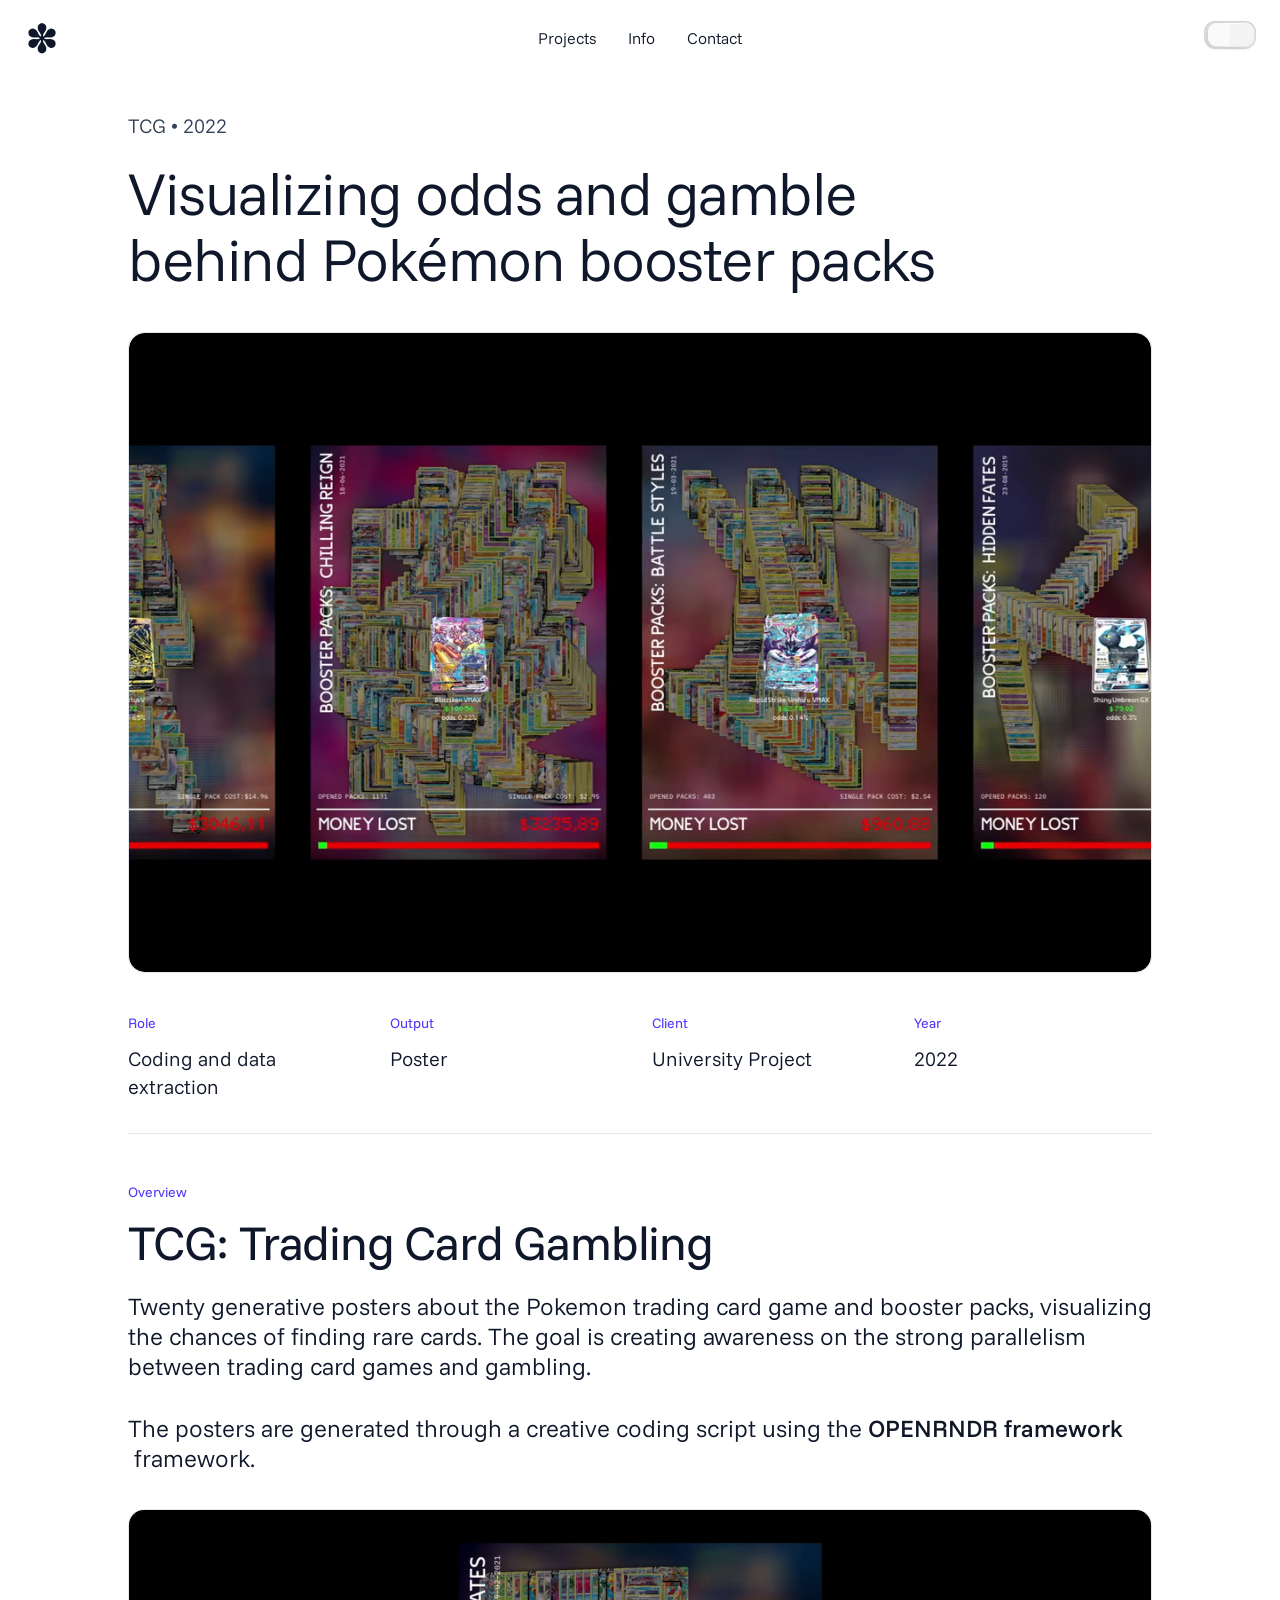
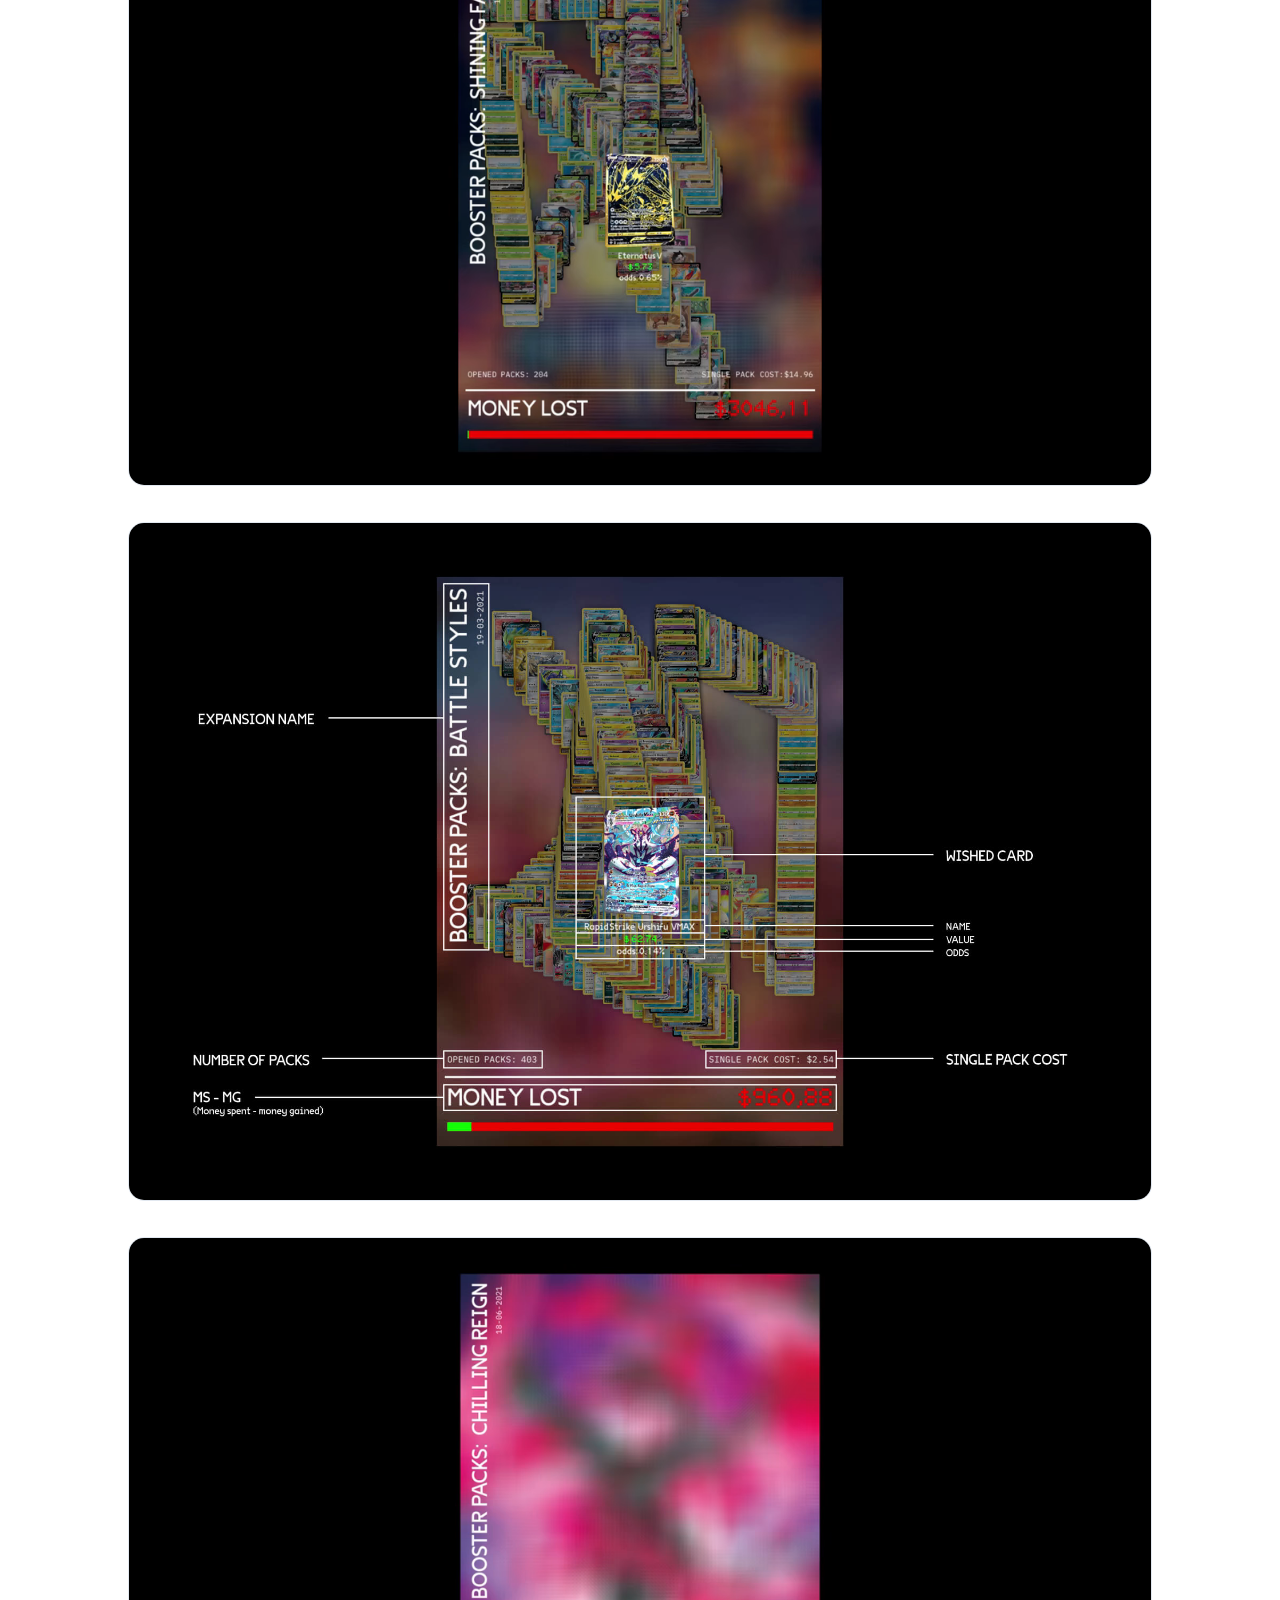
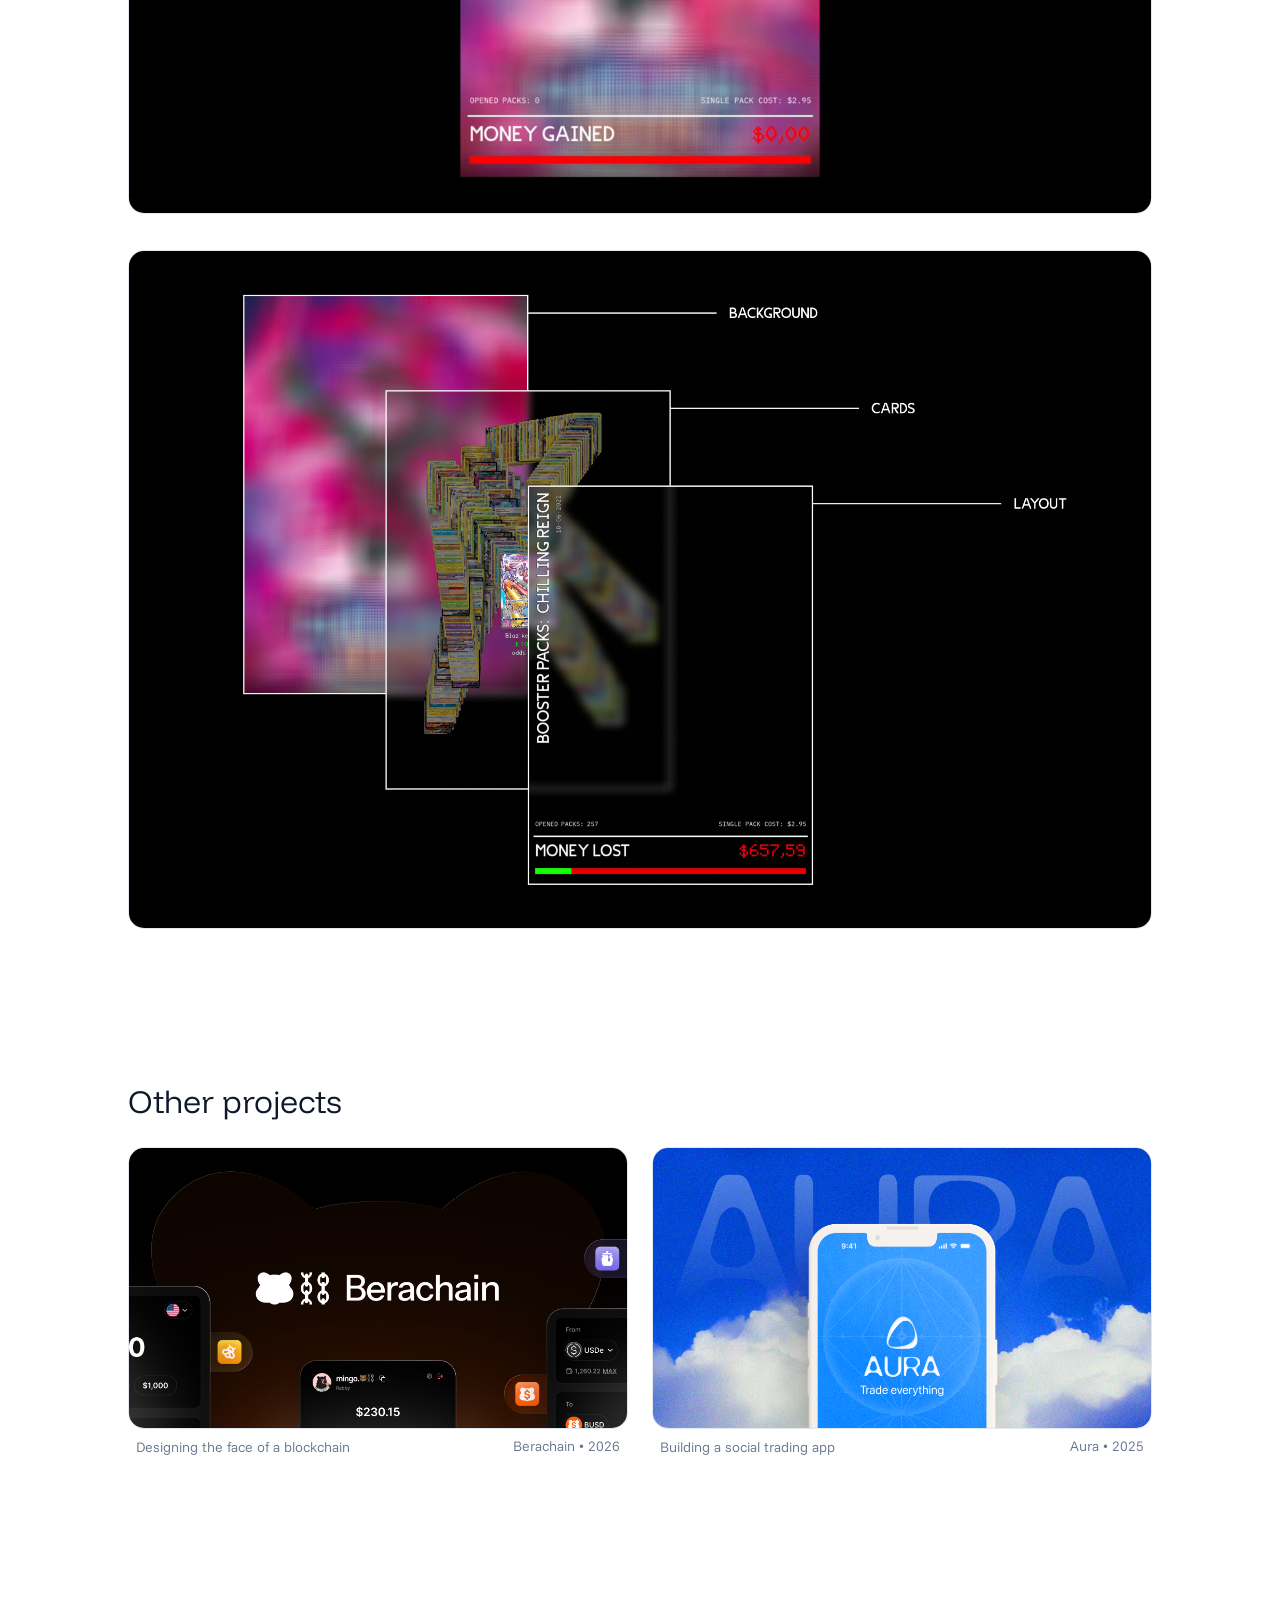
<file: projects/tcg.html>
<!doctype html>
<html lang="en">
	<head>
		<meta charset="utf-8" />
		<meta name="viewport" content="width=device-width, initial-scale=1" />
		<script>
			try {
				const theme = localStorage.getItem('theme');
				if (theme === 'light' || theme === 'dark') document.documentElement.dataset.theme = theme;
			} catch {
				/* Use the system preference when storage is unavailable. */
			}
		</script>
		<noscript>
			<style>
				/* Keep JS video space reserved until hydration. Only no-JS uses the fallback. */
				.media-frame[data-media] > video[data-deferred] {
					display: none;
				}
				.media-frame[data-media][data-media-state] > img:not([data-preview]) {
					opacity: 1;
				}
				.media-frame[data-media] > .media-preview,
				.media-frame[data-media]::after {
					display: none;
				}
			</style>
		</noscript>
		
		<link href="/_app/immutable/assets/0.Bayv5SwZ.css" rel="stylesheet">
		<link href="/_app/immutable/assets/ProjectCard.CknThM-J.css" rel="stylesheet">
		<link href="/_app/immutable/assets/6.D0Aj9Muj.css" rel="stylesheet">
		<link rel="modulepreload" href="/_app/immutable/entry/start.CMeeshKE.js">
		<link rel="modulepreload" href="/_app/immutable/chunks/Big9_mfa.js">
		<link rel="modulepreload" href="/_app/immutable/chunks/CsI9m2ZH.js">
		<link rel="modulepreload" href="/_app/immutable/chunks/m8rS4o8h.js">
		<link rel="modulepreload" href="/_app/immutable/chunks/Bc11O1h5.js">
		<link rel="modulepreload" href="/_app/immutable/chunks/NLkZbKvm.js">
		<link rel="modulepreload" href="/_app/immutable/entry/app.oIXFRcF6.js">
		<link rel="modulepreload" href="/_app/immutable/chunks/BXl3LOEh.js">
		<link rel="modulepreload" href="/_app/immutable/chunks/DsnmJJEf.js">
		<link rel="modulepreload" href="/_app/immutable/chunks/ByzYFYi9.js">
		<link rel="modulepreload" href="/_app/immutable/chunks/BhuIKg7_.js">
		<link rel="modulepreload" href="/_app/immutable/chunks/BGiacd6y.js">
		<link rel="modulepreload" href="/_app/immutable/nodes/0.BAcy5qYY.js">
		<link rel="modulepreload" href="/_app/immutable/chunks/BolvSn8E.js">
		<link rel="modulepreload" href="/_app/immutable/chunks/pFuOVO33.js">
		<link rel="modulepreload" href="/_app/immutable/chunks/Bazdk27Q.js">
		<link rel="modulepreload" href="/_app/immutable/chunks/D2S8ynfT.js">
		<link rel="modulepreload" href="/_app/immutable/chunks/CaBG30Z9.js">
		<link rel="modulepreload" href="/_app/immutable/chunks/DyGXjPGR.js">
		<link rel="modulepreload" href="/_app/immutable/nodes/6.Cc0JsB6q.js">
		<link rel="modulepreload" href="/_app/immutable/chunks/D9rnoYAm.js">
		<link rel="modulepreload" href="/_app/immutable/chunks/T5RaJm5C.js">
		<link rel="modulepreload" href="/_app/immutable/chunks/BtDT2MiD.js">
		<link rel="modulepreload" href="/_app/immutable/chunks/CagCdIuZ.js"><!--[--><link rel="icon" href="data:image/svg+xml,%3csvg%20width='128'%20height='128'%20viewBox='0%200%20128%20128'%20fill='none'%20xmlns='http://www.w3.org/2000/svg'%3e%3crect%20width='128'%20height='128'%20rx='40'%20fill='white'/%3e%3cpath%20d='M64.0488%20111C61.6282%20111%2059.6831%20110.006%2058.2134%20108.018C56.7438%20106.029%2056.009%20103.565%2056.009%20100.626C56.009%2097.341%2057.176%2092.4134%2059.5102%2085.8432C61.8443%2079.1001%2063.0114%2072.4435%2063.0114%2065.8733C60.1586%2067.6023%2057.6515%2069.3746%2055.4903%2071.19C53.329%2073.0054%2051.4271%2074.8209%2049.7846%2076.6363C47.6234%2079.0569%2045.4621%2081.3911%2043.3009%2083.6388C41.1396%2085.8%2038.9784%2087.5722%2036.8171%2088.9554C34.6559%2090.3386%2032.4514%2091.0302%2030.2037%2091.0302C28.1289%2091.0302%2026.3567%2090.3386%2024.8871%2088.9554C23.4174%2087.4858%2022.6826%2085.8%2022.6826%2083.8981C22.6826%2081.7369%2023.5903%2079.7053%2025.4058%2077.8034C27.2212%2075.8151%2030.0308%2074.3022%2033.8346%2073.2648C35.7365%2072.7461%2037.7249%2072.2274%2039.7997%2071.7087C41.9609%2071.1036%2044.2518%2070.5849%2046.6724%2070.1526C51.3407%2069.2017%2056.4412%2067.1701%2061.974%2064.0579C56.4412%2060.9457%2051.1678%2058.8709%2046.1537%2057.8335C41.3125%2056.7961%2037.0333%2055.7587%2033.3159%2054.7213C29.685%2053.5975%2027.0051%2052.0846%2025.2761%2050.1827C23.5471%2048.1944%2022.6826%2046.1196%2022.6826%2043.9584C22.6826%2041.97%2023.3742%2040.3275%2024.7574%2039.0307C26.2271%2037.734%2028.0857%2037.0856%2030.3334%2037.0856C32.6676%2037.0856%2035.0449%2037.9501%2037.4655%2039.6791C39.8861%2041.3216%2042.2635%2043.3532%2044.5976%2045.7738C46.9318%2048.1944%2049.0498%2050.4853%2050.9517%2052.6465C53.891%2056.0181%2057.9109%2059.2167%2063.0114%2062.2425V60.5567C63.0114%2057.9632%2062.8817%2055.6291%2062.6224%2053.5543C62.4495%2051.393%2062.1037%2049.5344%2061.585%2047.9783C60.8934%2045.9035%2060.1153%2043.5693%2059.2508%2040.9758C58.4728%2038.3823%2057.7812%2035.8753%2057.176%2033.4547C56.5709%2030.9477%2056.2683%2028.9593%2056.2683%2027.4897C56.2683%2024.4639%2057.0031%2022.0001%2058.4728%2020.0982C60.0289%2018.1099%2061.974%2017.1157%2064.3081%2017.1157C66.5558%2017.1157%2068.4577%2018.0667%2070.0138%2019.9686C71.5699%2021.8705%2072.348%2024.3775%2072.348%2027.4897C72.348%2030.6019%2071.1809%2035.616%2068.8468%2042.5319C66.5126%2049.3615%2065.3455%2055.9316%2065.3455%2062.2425C67.161%2061.0322%2068.5874%2060.1244%2069.6248%2059.5193C70.6622%2058.8277%2071.5267%2058.2225%2072.2183%2057.7038C72.9099%2057.0987%2073.6879%2056.4071%2074.5524%2055.6291C75.4169%2054.7646%2076.6272%2053.5543%2078.1833%2051.9982C84.2348%2045.3415%2088.4708%2041.192%2090.8914%2039.5494C93.312%2037.9069%2095.8191%2037.0856%2098.4126%2037.0856C100.487%2037.0856%20102.216%2037.734%20103.6%2039.0307C104.983%2040.3275%20105.674%2041.97%20105.674%2043.9584C105.674%2046.1196%20104.81%2048.1512%20103.081%2050.0531C101.438%2051.8685%2098.7151%2053.3814%2094.9113%2054.5917C93.0959%2055.1968%2091.1075%2055.7587%2088.9463%2056.2774C86.8715%2056.7961%2084.6238%2057.3148%2082.2032%2057.8335C77.4485%2058.8709%2072.1751%2060.9457%2066.3829%2064.0579C69.1493%2065.614%2071.786%2066.9107%2074.2931%2067.9481C76.8866%2068.8991%2079.3936%2069.6339%2081.8142%2070.1526C86.5689%2071.19%2090.805%2072.2706%2094.5223%2073.3945C98.3261%2074.4319%20101.136%2075.9015%20102.951%2077.8034C104.767%2079.7053%20105.674%2081.7369%20105.674%2083.8981C105.674%2085.8%20104.939%2087.4858%20103.47%2088.9554C102.087%2090.3386%20100.271%2091.0302%2098.0235%2091.0302C96.1216%2091.0302%2094.1333%2090.3818%2092.0585%2089.0851C89.9837%2087.7883%2087.9521%2086.2322%2085.9638%2084.4168C83.9755%2082.5149%2082.16%2080.6562%2080.5175%2078.8408C78.9614%2077.0254%2077.7078%2075.5989%2076.7569%2074.5615C74.855%2072.4003%2071.0512%2069.5042%2065.3455%2065.8733V67.5591C65.3455%2073.0054%2066.4694%2079.1866%2068.7171%2086.1026C70.9648%2093.0185%2072.0886%2097.8597%2072.0886%20100.626C72.0886%20103.652%2071.3106%20106.116%2069.7545%20108.018C68.1984%20110.006%2066.2965%20111%2064.0488%20111Z'%20fill='black'/%3e%3c/svg%3e"/><!--]-->
	</head>
	<body data-sveltekit-preload-data="hover">
		<div style="display: contents"><!--[--><!--[--><!----><div class="isolate min-h-screen bg-background text-foreground-1"><header data-menu-open="false" class="fixed top-0 left-0 z-50 w-full px-4 py-5 transition-transform md:px-6 motion-base translate-y-0 svelte-1elxaub"><div class="header-surface relative z-50 flex items-center justify-between svelte-1elxaub"><a href="/" class="flex h-9 w-9 items-center justify-center font-display text-3xl leading-none text-foreground-1 svelte-1elxaub" aria-label="Alessandro Quets — Home"><span aria-hidden="true">✽</span></a> <nav class="hidden items-center gap-8 md:absolute md:left-1/2 md:flex md:-translate-x-1/2"><!--[--><a href="/projects" class="text-foreground-1 transition-colors hover:underline underline svelte-1elxaub"><span class="scramble-label"><span class="scramble-original">Projects</span><span class="scramble-output" aria-hidden="true"></span></span><!----></a><a href="/info" class="text-foreground-1 transition-colors hover:underline svelte-1elxaub"><span class="scramble-label"><span class="scramble-original">Info</span><span class="scramble-output" aria-hidden="true"></span></span><!----></a><a href="/contact" class="text-foreground-1 transition-colors hover:underline svelte-1elxaub"><span class="scramble-label"><span class="scramble-original">Contact</span><span class="scramble-output" aria-hidden="true"></span></span><!----></a><!--]--></nav> <div class="flex items-center gap-4"><div class="hidden md:block"><button class="theme-switch svelte-mls84d" type="button" role="switch" aria-label="Dark theme" aria-checked="false"><span class="thumb svelte-mls84d" aria-hidden="true"></span></button><!----></div> <button class="relative z-50 flex h-6 w-6 flex-col items-center justify-center gap-1.5 text-foreground-1 md:hidden svelte-1elxaub" aria-label="Open menu" aria-expanded="false"><span class="block h-0.5 w-5 bg-foreground-1 transition-transform motion-base svelte-1elxaub"></span> <span class="block h-0.5 w-5 bg-foreground-1 transition-transform motion-base svelte-1elxaub"></span></button></div></div> <nav class="mobile-menu fixed inset-0 z-40 flex h-dvh flex-col items-center justify-center gap-8 bg-background md:hidden svelte-1elxaub" data-open="false" data-keyboard="false" inert aria-hidden="true" aria-label="Mobile navigation"><!--[--><a href="/projects" class="text-2xl text-foreground-1 hover:underline underline svelte-1elxaub" style="--item-delay: 0ms"><span class="scramble-label"><span class="scramble-original">Projects</span><span class="scramble-output" aria-hidden="true"></span></span><!----></a><a href="/info" class="text-2xl text-foreground-1 hover:underline svelte-1elxaub" style="--item-delay: 50ms"><span class="scramble-label"><span class="scramble-original">Info</span><span class="scramble-output" aria-hidden="true"></span></span><!----></a><a href="/contact" class="text-2xl text-foreground-1 hover:underline svelte-1elxaub" style="--item-delay: 100ms"><span class="scramble-label"><span class="scramble-original">Contact</span><span class="scramble-output" aria-hidden="true"></span></span><!----></a><!--]--> <button class="theme-switch svelte-mls84d" type="button" role="switch" aria-label="Dark theme" aria-checked="false"><span class="thumb svelte-mls84d" aria-hidden="true"></span></button><!----></nav></header><!----> <main class="relative z-10 min-h-screen rounded-b-xl bg-background p-4 pt-14 pb-20 md:p-6 md:pt-20 md:pb-32"><!----><article class="mx-auto max-w-5xl space-y-10 pb-20"><section class="pt-8" aria-label="Project intro"><div class="space-y-5"><div class="flex flex-wrap items-center justify-between gap-x-5 gap-y-2"><p class="text-lg text-foreground-2">TCG • 2022</p> <!--[!--><!--]--></div> <h1 class="md:text-6xl max-w-4xl text-4xl tracking-tight text-foreground-1 sm:text-5xl">Visualizing odds and gamble behind Pokémon booster packs</h1></div></section> <!--[--><figure class="overflow-hidden rounded-xl border border-border bg-surface-1"><!----><div data-media="" data-media-state="loading" data-media-instant="" class="media-frame"><!--[--><img data-preview="" src="[data-uri]" alt="" aria-hidden="true" class="media-preview"/><!--]--> <!--[--><video data-deferred="" data-src="/media/tcg-posters-showcase.webm" data-eager="" data-autoplay="" poster="[data-uri]" muted loop playsinline preload="none" class="block aspect-[16/10] w-full object-cover"></video> <noscript><video src="/media/tcg-posters-showcase.webm" poster="[data-uri]" muted loop playsinline controls preload="none" class="block aspect-[16/10] w-full object-cover"></video></noscript><!--]--></div><!----><!----></figure><!--]--> <section class="border-b border-border pb-8" aria-label="Project metadata"><dl class="grid gap-6 sm:grid-cols-2 lg:grid-cols-4"><!--[--><div><dt class="mb-3 text-sm font-normal tracking-normal text-primary">Role</dt> <dd class="mt-1 text-lg text-foreground-1">Coding and data extraction</dd></div><!--]--> <!--[--><div><dt class="mb-3 text-sm font-normal tracking-normal text-primary">Output</dt> <dd class="mt-1 text-lg text-foreground-1">Poster</dd></div><!--]--> <!--[--><div><dt class="mb-3 text-sm font-normal tracking-normal text-primary">Client</dt> <dd class="mt-1 text-lg text-foreground-1">University Project</dd></div><!--]--> <div><dt class="mb-3 text-sm font-normal tracking-normal text-primary">Year</dt> <dd class="mt-1 text-lg text-foreground-1">2022</dd></div></dl></section> <!--[--><section id="overview" class="pt-2"><div id="content" class="rich-text rich-text--project prose md:prose-lg"><!----><h1>Overview</h1><h2>TCG: Trading Card Gambling</h2><p>Twenty generative posters about the Pokemon trading card game and booster packs, visualizing the chances of finding rare cards. The goal is creating awareness on the strong parallelism between trading card games and gambling.</p><p>The posters are generated through a creative coding script using the <a href="https://openrndr.org/">OPENRNDR framework</a> framework.</p>
                <div data-media data-media-state="loading" class="media-frame"><img data-preview src="[data-uri]" alt="" aria-hidden="true" class="media-preview" /><video data-deferred preload="none" poster="[data-uri]" data-src="/media/TCG_posters.webm" data-autoplay muted loop playsinline></video><noscript><video controls preload="none" poster="[data-uri]" src="/media/TCG_posters.webm" muted loop playsinline></video></noscript></div>
              
        <span data-media data-media-state="loading" class="media-frame"><img loading="lazy" alt="TCG_data.jpg" height="1272" src="/media/TCG_data.jpg" width="1920" /></span>
      
                <div data-media data-media-state="loading" class="media-frame"><img data-preview src="[data-uri]" alt="" aria-hidden="true" class="media-preview" /><video data-deferred preload="none" poster="[data-uri]" data-src="/media/tcg_one_poster_animation.webm" data-autoplay muted loop playsinline></video><noscript><video controls preload="none" poster="[data-uri]" src="/media/tcg_one_poster_animation.webm" muted loop playsinline></video></noscript></div>
              
        <span data-media data-media-state="loading" class="media-frame"><img loading="lazy" alt="tcg-poster-construction.jpg" height="1272" src="/media/tcg-poster-construction.jpg" width="1920" /></span>
      <!----></div></section><!--]--> <!--[--><section class="pt-20 md:pt-28" aria-labelledby="other-projects-heading"><h2 id="other-projects-heading" class="mb-6 font-display text-2xl text-foreground-1">Other projects</h2> <ul class="grid grid-cols-2 gap-4 md:gap-6"><!--[--><li class="min-w-0 list-none"><a href="/projects/berachain" class="group block svelte-oviq8z"><div class="overflow-clip rounded-xl border border-border bg-surface-1"><div class="bg-white ring-primary/30 group-focus-visible:ring-2 dark:bg-surface-1"><!--[!--><!--[--><!----><div data-media="" data-media-state="loading" class="media-frame"><!--[--><img data-preview="" src="[data-uri]" alt="" aria-hidden="true" class="media-preview"/><!--]--> <!--[!--><img src="/media/berachain-cover.png" alt="Berachain landing page hero section" width="1920" height="1080" loading="lazy" fetchpriority="auto" decoding="async" class="block aspect-video w-full object-cover transition-transform motion-base group-hover:scale-110 group-focus-visible:scale-110"/><!--]--></div><!----><!--]--><!--]--></div></div> <div class="mt-2 flex items-baseline justify-between gap-3.5 text-sm leading-snug text-foreground-3"><p class="m-0 flex min-w-0 flex-1 items-center gap-2"><span class="h-1.5 w-0 shrink-0 rounded-full bg-foreground-1 opacity-0 transition-all motion-base group-hover:w-3 group-hover:opacity-100 group-focus-visible:w-3 group-focus-visible:opacity-100"></span> <span class="min-w-0 truncate transition-colors motion-base group-hover:text-foreground-1 group-focus-visible:text-foreground-1">Designing the face of a blockchain</span></p> <p class="mx-2 shrink-0 whitespace-nowrap transition-colors motion-base group-hover:text-foreground-1 group-focus-visible:text-foreground-1">Berachain • 2026</p></div></a><!----></li><li class="min-w-0 list-none"><a href="/projects/aura" class="group block svelte-oviq8z"><div class="overflow-clip rounded-xl border border-border bg-surface-1"><div class="bg-white ring-primary/30 group-focus-visible:ring-2 dark:bg-surface-1"><!--[!--><!--[--><!----><div data-media="" data-media-state="loading" class="media-frame"><!--[--><img data-preview="" src="[data-uri]" alt="" aria-hidden="true" class="media-preview"/><!--]--> <!--[!--><img src="/media/aura-cover.png" alt="Aura trading app on a phone against a blue sky and clouds" width="1920" height="1080" loading="lazy" fetchpriority="auto" decoding="async" class="block aspect-video w-full object-cover transition-transform motion-base group-hover:scale-110 group-focus-visible:scale-110"/><!--]--></div><!----><!--]--><!--]--></div></div> <div class="mt-2 flex items-baseline justify-between gap-3.5 text-sm leading-snug text-foreground-3"><p class="m-0 flex min-w-0 flex-1 items-center gap-2"><span class="h-1.5 w-0 shrink-0 rounded-full bg-foreground-1 opacity-0 transition-all motion-base group-hover:w-3 group-hover:opacity-100 group-focus-visible:w-3 group-focus-visible:opacity-100"></span> <span class="min-w-0 truncate transition-colors motion-base group-hover:text-foreground-1 group-focus-visible:text-foreground-1">Building a social trading app</span></p> <p class="mx-2 shrink-0 whitespace-nowrap transition-colors motion-base group-hover:text-foreground-1 group-focus-visible:text-foreground-1">Aura • 2025</p></div></a><!----></li><!--]--></ul></section><!--]--></article> <!----><dialog class="project-gallery text-foreground-1 svelte-10c0g5b" aria-label="Project media gallery"><!--[!--><!--]--></dialog><!----><!----><!----></main> <div class="h-px" aria-hidden="true"></div> <footer data-theme="dark" data-reveal="false" class="svelte-jz8lnl"><div class="footer-content mx-auto max-w-7xl px-2 pt-12 pb-6 md:pt-16 svelte-jz8lnl"><div class="grid grid-cols-2 gap-10 md:grid-cols-[1.5fr_0.7fr_1fr] md:gap-12 svelte-jz8lnl"><div class="col-span-2 md:col-span-1 svelte-jz8lnl"><h2 class="font-display text-3xl leading-[1.1] whitespace-pre-line md:text-4xl svelte-jz8lnl">Make it clear.
Make it feel right.</h2></div> <nav aria-label="Footer navigation" class="svelte-jz8lnl"><ul class="space-y-2 svelte-jz8lnl"><!--[--><li class="svelte-jz8lnl"><a href="/" class="svelte-jz8lnl"><span class="scramble-label"><span class="scramble-original">Home</span><span class="scramble-output" aria-hidden="true"></span></span><!----></a></li><li class="svelte-jz8lnl"><a href="/projects" class="svelte-jz8lnl"><span class="scramble-label"><span class="scramble-original">Projects</span><span class="scramble-output" aria-hidden="true"></span></span><!----></a></li><li class="svelte-jz8lnl"><a href="/info" class="svelte-jz8lnl"><span class="scramble-label"><span class="scramble-original">Info</span><span class="scramble-output" aria-hidden="true"></span></span><!----></a></li><li class="svelte-jz8lnl"><a href="/contact" class="svelte-jz8lnl"><span class="scramble-label"><span class="scramble-original">Contact</span><span class="scramble-output" aria-hidden="true"></span></span><!----></a></li><li class="svelte-jz8lnl"><a href="/index.md" class="svelte-jz8lnl"><span class="scramble-label"><span class="scramble-original">index.md</span><span class="scramble-output" aria-hidden="true"></span></span><!----></a></li><!--]--></ul></nav> <div class="svelte-jz8lnl"><ul class="space-y-2 svelte-jz8lnl"><li class="svelte-jz8lnl"><a href="mailto:alessandroquets@gmail.com" class="svelte-jz8lnl"><span class="scramble-label"><span class="scramble-original">Email</span><span class="scramble-output" aria-hidden="true"></span></span><!----> <span aria-hidden="true" class="svelte-jz8lnl">↗</span></a></li> <!--[--><li class="svelte-jz8lnl"><a href="https://github.com/MingoBerlingo" target="_blank" rel="noopener noreferrer" class="svelte-jz8lnl"><span class="scramble-label"><span class="scramble-original">GitHub</span><span class="scramble-output" aria-hidden="true"></span></span><!----> <span aria-hidden="true" class="svelte-jz8lnl">↗</span></a></li><!--]--> <!--[--><li class="svelte-jz8lnl"><a href="https://www.linkedin.com/in/alessandro-quets-07531a3b6/" target="_blank" rel="noopener noreferrer" class="svelte-jz8lnl"><span class="scramble-label"><span class="scramble-original">LinkedIn</span><span class="scramble-output" aria-hidden="true"></span></span><!----> <span aria-hidden="true" class="svelte-jz8lnl">↗</span></a></li><!--]--></ul></div></div> <!--[--><div class="footer-keywords mt-10 svelte-jz8lnl"><p class="mb-3 text-xs text-foreground-1 svelte-jz8lnl">A few things I work with <span aria-hidden="true" class="svelte-jz8lnl">↘</span></p> <div class="footer-chip-space svelte-jz8lnl" data-chip-start="" aria-hidden="true"></div></div><!--]--> <div data-chip-floor="" class="mt-6 flex flex-wrap justify-between gap-3 text-xs text-foreground-2 svelte-jz8lnl"><span class="svelte-jz8lnl">© 2026 Alessandro Quets</span><span class="svelte-jz8lnl">In ♥ with pixels</span></div></div> <!--[--><div class="full-footer svelte-180ihp0"><!--[!--><!--]--> <!----><ul class="chip-scene svelte-180ihp0" aria-label="Project keywords"><!--[--><li class="svelte-180ihp0"><button type="button" disabled aria-label="Toss UX / UI keyword" class="svelte-180ihp0">UX / UI</button></li><li class="svelte-180ihp0"><button type="button" disabled aria-label="Toss Web Design keyword" class="svelte-180ihp0">Web Design</button></li><li class="svelte-180ihp0"><button type="button" disabled aria-label="Toss Creative Coding keyword" class="svelte-180ihp0">Creative Coding</button></li><li class="svelte-180ihp0"><button type="button" disabled aria-label="Toss Dataviz keyword" class="svelte-180ihp0">Dataviz</button></li><li class="svelte-180ihp0"><button type="button" disabled aria-label="Toss Interaction keyword" class="svelte-180ihp0">Interaction</button></li><li class="svelte-180ihp0"><button type="button" disabled aria-label="Toss Svelte keyword" class="svelte-180ihp0">Svelte</button></li><li class="svelte-180ihp0"><button type="button" disabled aria-label="Toss React keyword" class="svelte-180ihp0">React</button></li><li class="svelte-180ihp0"><button type="button" disabled aria-label="Toss Branding keyword" class="svelte-180ihp0">Branding</button></li><li class="svelte-180ihp0"><button type="button" disabled aria-label="Toss Design Systems keyword" class="svelte-180ihp0">Design Systems</button></li><li class="svelte-180ihp0"><button type="button" disabled aria-label="Toss Prototyping keyword" class="svelte-180ihp0">Prototyping</button></li><li class="svelte-180ihp0"><button type="button" disabled aria-label="Toss Frontend keyword" class="svelte-180ihp0">Frontend</button></li><li class="svelte-180ihp0"><button type="button" disabled aria-label="Toss Accessibility keyword" class="svelte-180ihp0">Accessibility</button></li><li class="svelte-180ihp0"><button type="button" disabled aria-label="Toss TypeScript keyword" class="svelte-180ihp0">TypeScript</button></li><li class="svelte-180ihp0"><button type="button" disabled aria-label="Toss Component Libraries keyword" class="svelte-180ihp0">Component Libraries</button></li><li class="svelte-180ihp0"><button type="button" disabled aria-label="Toss Motion Design keyword" class="svelte-180ihp0">Motion Design</button></li><li class="svelte-180ihp0"><button type="button" disabled aria-label="Toss Data Storytelling keyword" class="svelte-180ihp0">Data Storytelling</button></li><li class="svelte-180ihp0"><button type="button" disabled aria-label="Toss Figma keyword" class="svelte-180ihp0">Figma</button></li><li class="svelte-180ihp0"><button type="button" disabled aria-label="Toss Information Design keyword" class="svelte-180ihp0">Information Design</button></li><li class="svelte-180ihp0"><button type="button" disabled aria-label="Toss Interaction Design keyword" class="svelte-180ihp0">Interaction Design</button></li><li class="svelte-180ihp0"><button type="button" disabled aria-label="Toss UI Engineering keyword" class="svelte-180ihp0">UI Engineering</button></li><li class="svelte-180ihp0"><button type="button" disabled aria-label="Toss Design Tokens keyword" class="svelte-180ihp0">Design Tokens</button></li><li class="svelte-180ihp0"><button type="button" disabled aria-label="Toss AI Workflows keyword" class="svelte-180ihp0">AI Workflows</button></li><li class="svelte-180ihp0"><button type="button" disabled aria-label="Toss DeFi keyword" class="svelte-180ihp0">DeFi</button></li><li class="svelte-180ihp0"><button type="button" disabled aria-label="Toss Web3 keyword" class="svelte-180ihp0">Web3</button></li><!--]--></ul><!----></div><!--]--><!----></footer><!----></div><!----><!--]--> <!--[!--><!--]--><!--]-->
			
			<script>
				{
					__sveltekit_195jmc1 = {
						base: ""
					};

					const element = document.currentScript.parentElement;

					Promise.all([
						import("/_app/immutable/entry/start.CMeeshKE.js"),
						import("/_app/immutable/entry/app.oIXFRcF6.js")
					]).then(([kit, app]) => {
						kit.start(app, element, {
							node_ids: [0, 6],
							data: [{type:"data",data:{profile:{name:"Alessandro",surname:"Quets",jobPosition:"Digital Designer & Frontend Developer",presentationHtml:"\u003Cp>My background is in communication and information design. Over the past three years, I’ve worked with startups in DeFi and crypto, designing interfaces and building the frontend behind them.\u003C/p>\u003Cp>My work has ranged from trading products and design systems to a blockchain rebrand. Across these projects, I’ve been interested in the same challenge: helping people understand and use complex products.\u003C/p>\u003Cp>Alongside product work, I’m a teaching assistant in interaction design at Politecnico di Milano.\u003C/p>",email:"alessandroquets@gmail.com",github:{label:"MingoBerlingo",url:"https://github.com/MingoBerlingo"},linkedin:{label:"linkedin.com/in/alessandro-quets-07531a3b6",url:"https://www.linkedin.com/in/alessandro-quets-07531a3b6/"}},footerKeywords:[{id:"6ae4b0409463a3b51b42c578",label:"UX / UI",order:0,showInFooter:true},{id:"6ae4b0409463a3b51b42c57c",label:"Web Design",order:1,showInFooter:true},{id:"6ae4b0409463a3b51b42c580",label:"Creative Coding",order:2,showInFooter:true},{id:"6ae4b0409463a3b51b42c584",label:"Dataviz",order:3,showInFooter:true},{id:"6ae4b0409463a3b51b42c588",label:"Interaction",order:4,showInFooter:true},{id:"6ae4b0409463a3b51b42c58c",label:"Svelte",order:5,showInFooter:true},{id:"6ae4b0409463a3b51b42c590",label:"React",order:6,showInFooter:true},{id:"6ae4b0409463a3b51b42c594",label:"Branding",order:7,showInFooter:true},{id:"6ae8615526b10afc982fb827",label:"Design Systems",order:8,showInFooter:true},{id:"6ae8615526b10afc982fb82b",label:"Prototyping",order:9,showInFooter:true},{id:"6ae8615526b10afc982fb82f",label:"Frontend",order:10,showInFooter:true},{id:"6ae8615526b10afc982fb833",label:"Accessibility",order:11,showInFooter:true},{id:"6ae8615526b10afc982fb837",label:"TypeScript",order:12,showInFooter:true},{id:"6ae8615526b10afc982fb83b",label:"Component Libraries",order:13,showInFooter:true},{id:"6ae8615526b10afc982fb83f",label:"Motion Design",order:14,showInFooter:true},{id:"6ae8615526b10afc982fb843",label:"Data Storytelling",order:15,showInFooter:true},{id:"6ae8fdd6321ceae5155ea691",label:"Figma",order:16,showInFooter:true},{id:"6ae8fdd6321ceae5155ea699",label:"Information Design",order:17,showInFooter:true},{id:"6ae8fdd6321ceae5155ea69d",label:"Interaction Design",order:18,showInFooter:true},{id:"6ae8fdd6321ceae5155ea6a1",label:"UI Engineering",order:19,showInFooter:true},{id:"6ae8fdd6321ceae5155ea6a5",label:"Design Tokens",order:20,showInFooter:true},{id:"6ae8fdd6321ceae5155ea6a9",label:"AI Workflows",order:21,showInFooter:true},{id:"6ae8fdd6321ceae5155ea6ad",label:"DeFi",order:22,showInFooter:true},{id:"6ae8fdd6321ceae5155ea6b1",label:"Web3",order:23,showInFooter:true}],hero:{greeting:"Hey!",nameLine:"I’m Alessandro Quets.",introduction:"I’m a Digital Designer & Frontend Developer based in Lecco, Italy 🇮🇹",homepageIntroduction:"I care about how an interface looks [eye], how it feels, and how it works.\n\nI shape interactions, build design systems, and carry those decisions into production [components] Working in both Figma [figma] and code [code] lets me keep refining the details as I build.\n\nI can sit in a design review and open a pull request [pull-request] on the same day.",featuredProjects:[{id:"6ac8b04e1617bfc2eb4349f3"},{id:"6ae9da5d2756dce0f10604ee"},{id:"6aad520fe6ebe5c3c1970865"}],homepageImages:[]},footer:{heading:"Make it clear.\nMake it feel right.",keywordsHeading:"A few things I work with",signature:"In ♥ with pixels"}},uses:{}},{type:"data",data:{suggestedProjects:[{id:"6ac8b04e1617bfc2eb4349f3",slug:"berachain",title:"Berachain",shortTitle:"Berachain",tagline:"Designing the face of a blockchain",year:"2026-04-01T12:00:00.000Z",isFeatured:true,featuredImage:{previewDataURL:"[data-uri]",url:"/media/berachain-cover.png",alt:"Berachain landing page hero section",width:1920,height:1080},videoCover:null},{id:"6ae9da5d2756dce0f10604ee",slug:"aura",title:"Aura.money",shortTitle:"Aura",tagline:"Building a social trading app",year:"2025-01-01T12:00:00.000Z",isFeatured:true,featuredImage:{previewDataURL:"[data-uri]",url:"/media/aura-cover.png",alt:"Aura trading app on a phone against a blue sky and clouds",width:1920,height:1080},videoCover:null}],project:{id:"69b81f8ea7b096ca69eaf627",slug:"tcg",title:"Trading Card Gambling",shortTitle:"TCG",tagline:"Visualizing odds and gamble behind Pokémon booster packs",year:"2022-02-01T12:00:00.000Z",isFeatured:false,isMinor:false,client:"University Project",role:"Coding and data extraction",output:"Poster",featuredImage:{previewDataURL:"[data-uri]",url:"/media/showcase-tcg.jpg",alt:"trading card gabling posters",width:1920,height:1272},videoCover:{previewDataURL:"[data-uri]",url:"/media/tcg-posters-showcase.webm",alt:"TCG posters showreel",width:null,height:null,mimeType:"video/webm"},links:[],collaborators:[{name:"Martina Melillo"},{name:"Octavian Husoschi"},{name:"Michela Montani"},{name:"Cecilia Sgubbi"}],contentHtml:"\u003Ch1>Overview\u003C/h1>\u003Ch2>TCG: Trading Card Gambling\u003C/h2>\u003Cp>Twenty generative posters about the Pokemon trading card game and booster packs, visualizing the chances of finding rare cards. The goal is creating awareness on the strong parallelism between trading card games and gambling.\u003C/p>\u003Cp>The posters are generated through a creative coding script using the \u003Ca href=\"https://openrndr.org/\">OPENRNDR framework\u003C/a> framework.\u003C/p>\n                \u003Cdiv data-media data-media-state=\"loading\" class=\"media-frame\">\u003Cimg data-preview src=\"[data-uri]\" alt=\"\" aria-hidden=\"true\" class=\"media-preview\" />\u003Cvideo data-deferred preload=\"none\" poster=\"[data-uri]\" data-src=\"/media/TCG_posters.webm\" data-autoplay muted loop playsinline>\u003C/video>\u003Cnoscript>\u003Cvideo controls preload=\"none\" poster=\"[data-uri]\" src=\"/media/TCG_posters.webm\" muted loop playsinline>\u003C/video>\u003C/noscript>\u003C/div>\n              \n        \u003Cspan data-media data-media-state=\"loading\" class=\"media-frame\">\u003Cimg loading=\"lazy\" alt=\"TCG_data.jpg\" height=\"1272\" src=\"/media/TCG_data.jpg\" width=\"1920\" />\u003C/span>\n      \n                \u003Cdiv data-media data-media-state=\"loading\" class=\"media-frame\">\u003Cimg data-preview src=\"[data-uri]\" alt=\"\" aria-hidden=\"true\" class=\"media-preview\" />\u003Cvideo data-deferred preload=\"none\" poster=\"[data-uri]\" data-src=\"/media/tcg_one_poster_animation.webm\" data-autoplay muted loop playsinline>\u003C/video>\u003Cnoscript>\u003Cvideo controls preload=\"none\" poster=\"[data-uri]\" src=\"/media/tcg_one_poster_animation.webm\" muted loop playsinline>\u003C/video>\u003C/noscript>\u003C/div>\n              \n        \u003Cspan data-media data-media-state=\"loading\" class=\"media-frame\">\u003Cimg loading=\"lazy\" alt=\"tcg-poster-construction.jpg\" height=\"1272\" src=\"/media/tcg-poster-construction.jpg\" width=\"1920\" />\u003C/span>\n      ",createdAt:"2026-03-16T15:19:42.310Z",updatedAt:"2026-11-09T16:35:34.276Z"}},uses:{params:["slug"],parent:1}}],
							form: null,
							error: null
						});
					});
				}
			</script>
		</div>
	</body>
</html>
</file>
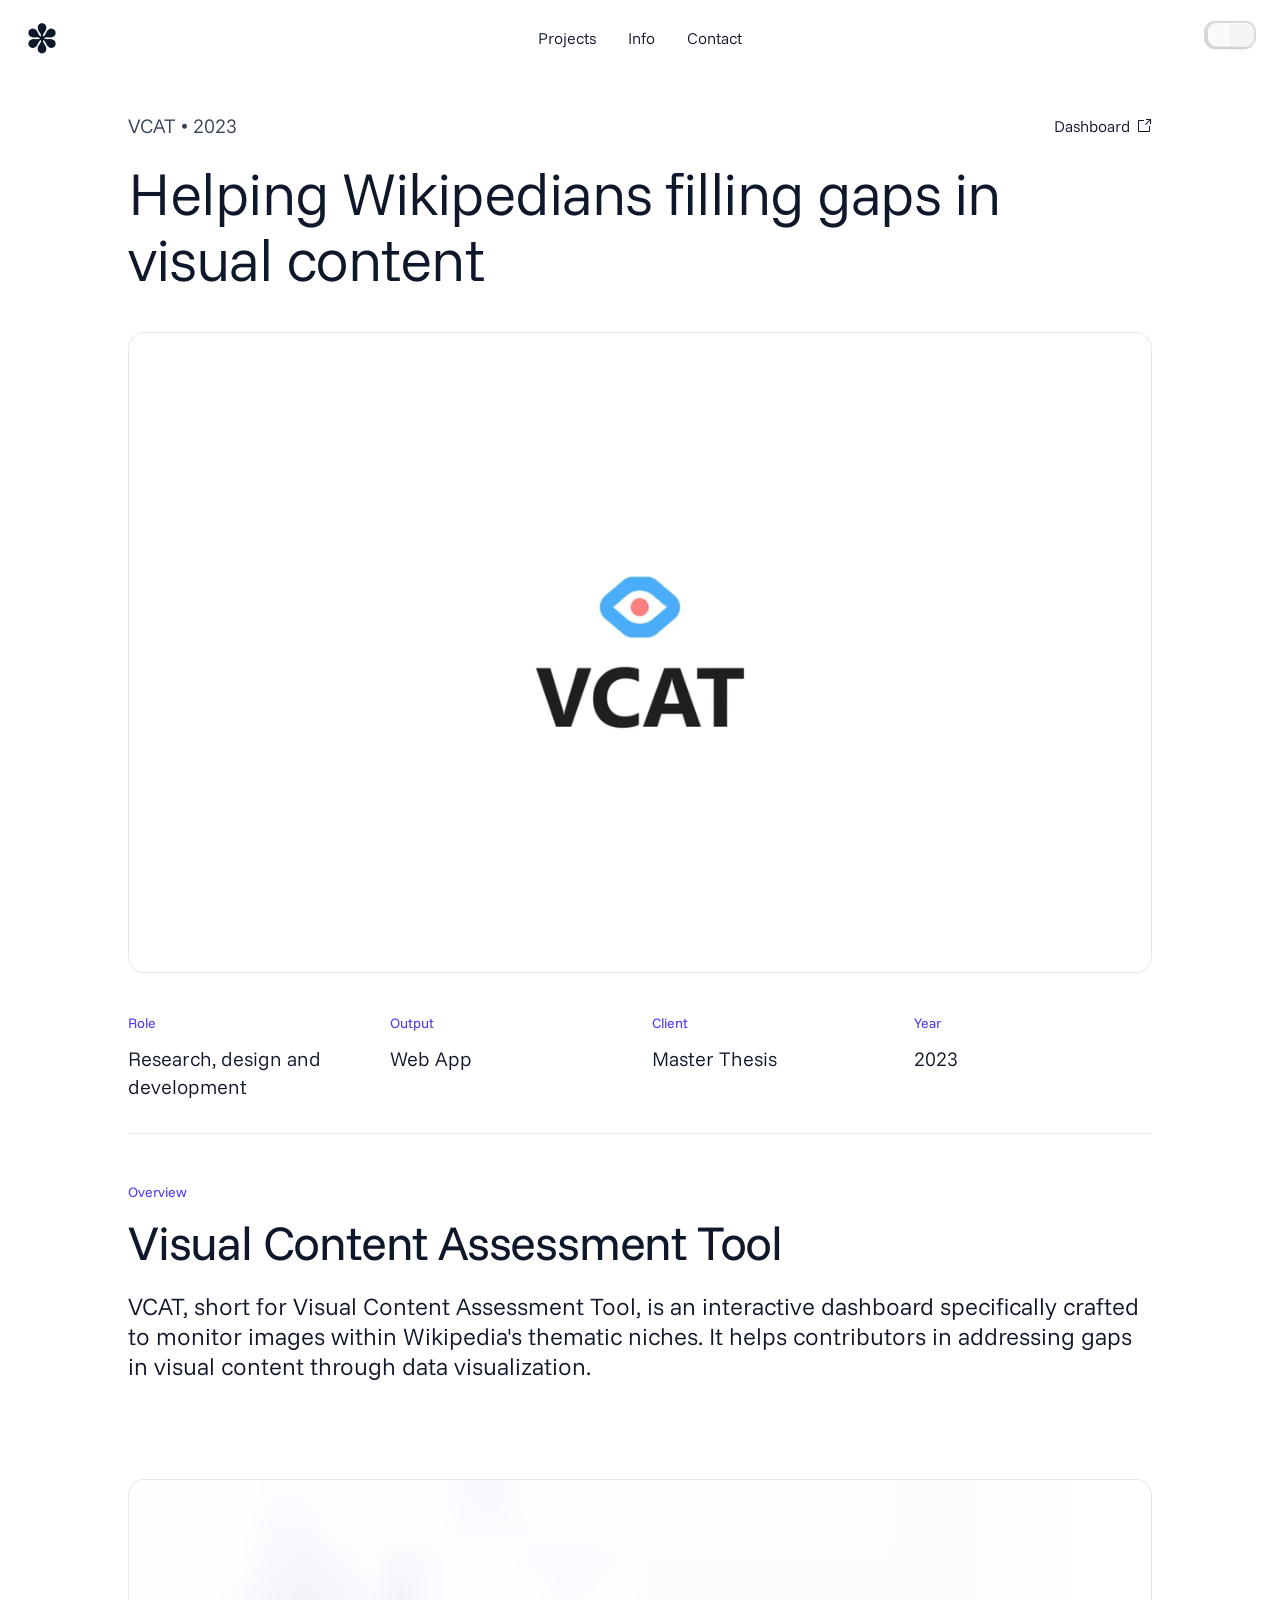
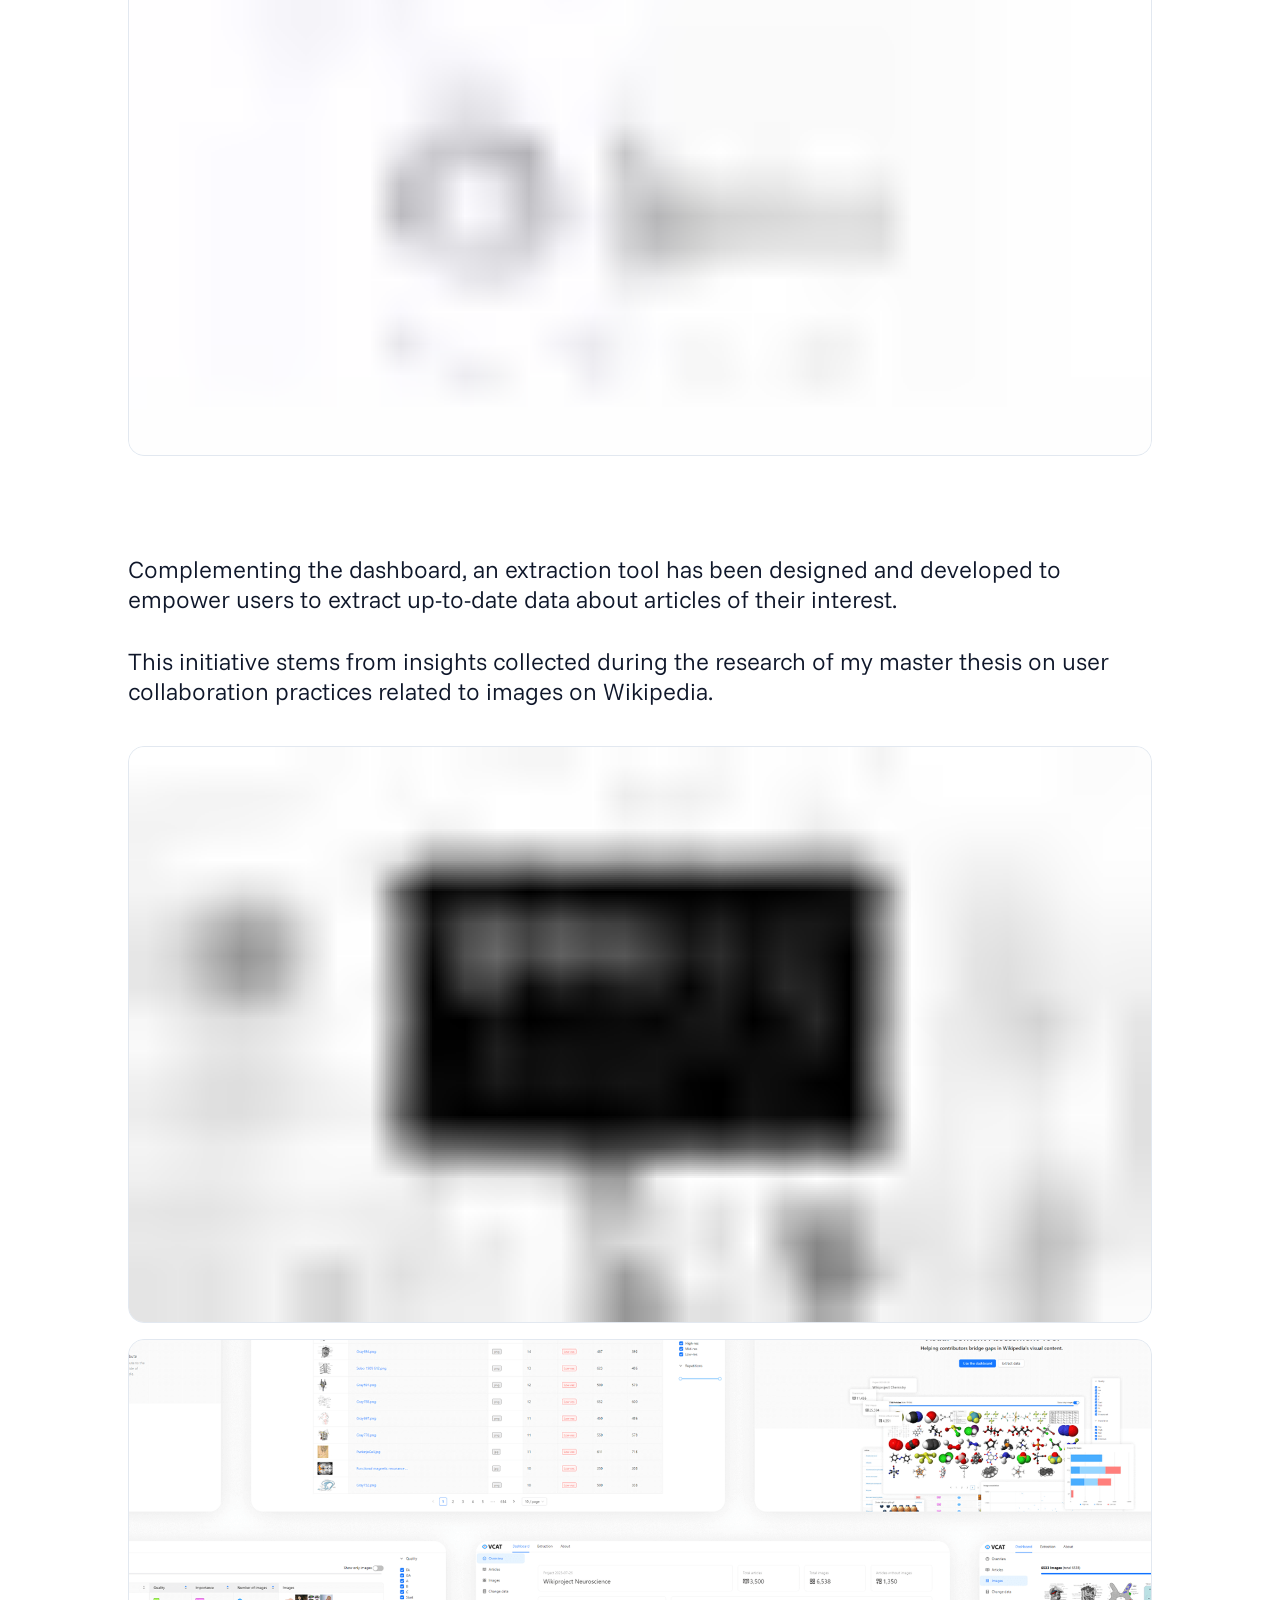
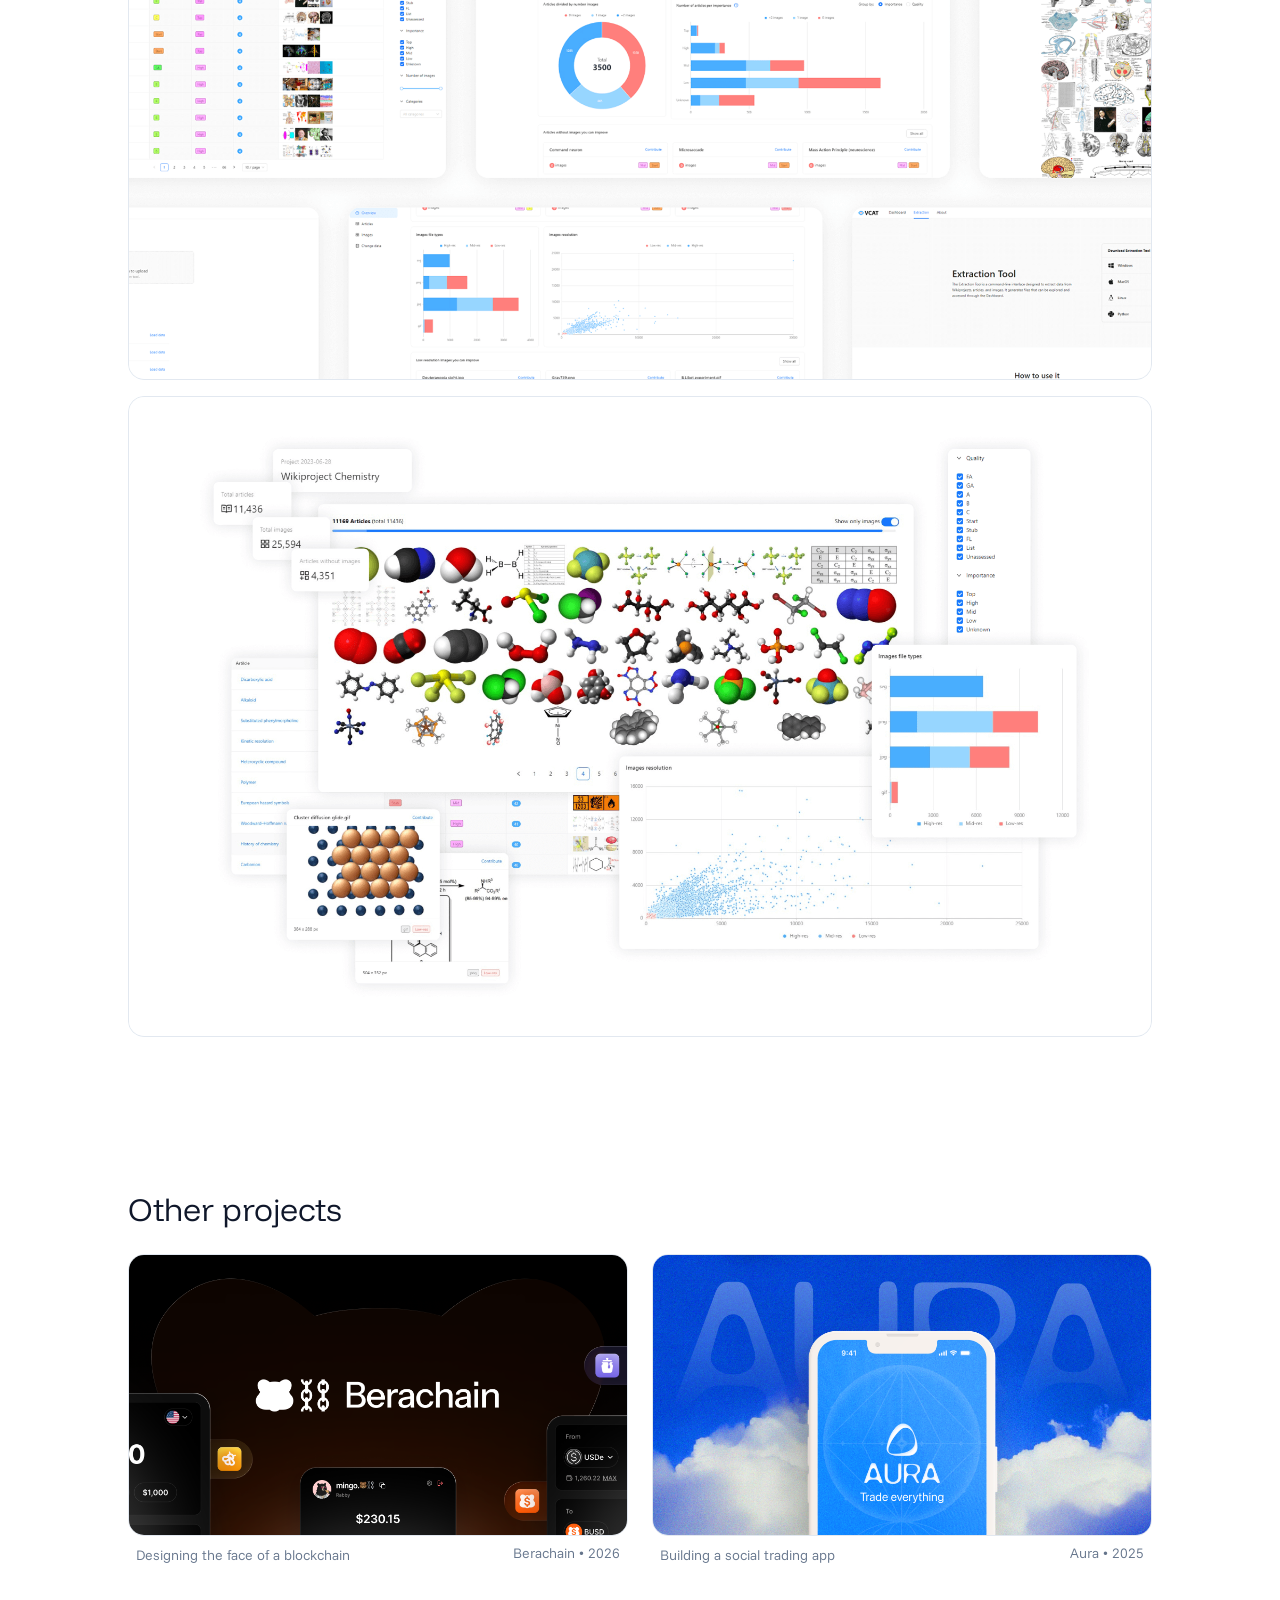
<file: projects/vcat.html>
<!doctype html>
<html lang="en">
	<head>
		<meta charset="utf-8" />
		<meta name="viewport" content="width=device-width, initial-scale=1" />
		<script>
			try {
				const theme = localStorage.getItem('theme');
				if (theme === 'light' || theme === 'dark') document.documentElement.dataset.theme = theme;
			} catch {
				/* Use the system preference when storage is unavailable. */
			}
		</script>
		<noscript>
			<style>
				/* Keep JS video space reserved until hydration. Only no-JS uses the fallback. */
				.media-frame[data-media] > video[data-deferred] {
					display: none;
				}
				.media-frame[data-media][data-media-state] > img:not([data-preview]) {
					opacity: 1;
				}
				.media-frame[data-media] > .media-preview,
				.media-frame[data-media]::after {
					display: none;
				}
			</style>
		</noscript>
		
		<link href="/_app/immutable/assets/0.Bayv5SwZ.css" rel="stylesheet">
		<link href="/_app/immutable/assets/ProjectCard.CknThM-J.css" rel="stylesheet">
		<link href="/_app/immutable/assets/6.D0Aj9Muj.css" rel="stylesheet">
		<link rel="modulepreload" href="/_app/immutable/entry/start.CMeeshKE.js">
		<link rel="modulepreload" href="/_app/immutable/chunks/Big9_mfa.js">
		<link rel="modulepreload" href="/_app/immutable/chunks/CsI9m2ZH.js">
		<link rel="modulepreload" href="/_app/immutable/chunks/m8rS4o8h.js">
		<link rel="modulepreload" href="/_app/immutable/chunks/Bc11O1h5.js">
		<link rel="modulepreload" href="/_app/immutable/chunks/NLkZbKvm.js">
		<link rel="modulepreload" href="/_app/immutable/entry/app.oIXFRcF6.js">
		<link rel="modulepreload" href="/_app/immutable/chunks/BXl3LOEh.js">
		<link rel="modulepreload" href="/_app/immutable/chunks/DsnmJJEf.js">
		<link rel="modulepreload" href="/_app/immutable/chunks/ByzYFYi9.js">
		<link rel="modulepreload" href="/_app/immutable/chunks/BhuIKg7_.js">
		<link rel="modulepreload" href="/_app/immutable/chunks/BGiacd6y.js">
		<link rel="modulepreload" href="/_app/immutable/nodes/0.BAcy5qYY.js">
		<link rel="modulepreload" href="/_app/immutable/chunks/BolvSn8E.js">
		<link rel="modulepreload" href="/_app/immutable/chunks/pFuOVO33.js">
		<link rel="modulepreload" href="/_app/immutable/chunks/Bazdk27Q.js">
		<link rel="modulepreload" href="/_app/immutable/chunks/D2S8ynfT.js">
		<link rel="modulepreload" href="/_app/immutable/chunks/CaBG30Z9.js">
		<link rel="modulepreload" href="/_app/immutable/chunks/DyGXjPGR.js">
		<link rel="modulepreload" href="/_app/immutable/nodes/6.Cc0JsB6q.js">
		<link rel="modulepreload" href="/_app/immutable/chunks/D9rnoYAm.js">
		<link rel="modulepreload" href="/_app/immutable/chunks/T5RaJm5C.js">
		<link rel="modulepreload" href="/_app/immutable/chunks/BtDT2MiD.js">
		<link rel="modulepreload" href="/_app/immutable/chunks/CagCdIuZ.js"><!--[--><link rel="icon" href="data:image/svg+xml,%3csvg%20width='128'%20height='128'%20viewBox='0%200%20128%20128'%20fill='none'%20xmlns='http://www.w3.org/2000/svg'%3e%3crect%20width='128'%20height='128'%20rx='40'%20fill='white'/%3e%3cpath%20d='M64.0488%20111C61.6282%20111%2059.6831%20110.006%2058.2134%20108.018C56.7438%20106.029%2056.009%20103.565%2056.009%20100.626C56.009%2097.341%2057.176%2092.4134%2059.5102%2085.8432C61.8443%2079.1001%2063.0114%2072.4435%2063.0114%2065.8733C60.1586%2067.6023%2057.6515%2069.3746%2055.4903%2071.19C53.329%2073.0054%2051.4271%2074.8209%2049.7846%2076.6363C47.6234%2079.0569%2045.4621%2081.3911%2043.3009%2083.6388C41.1396%2085.8%2038.9784%2087.5722%2036.8171%2088.9554C34.6559%2090.3386%2032.4514%2091.0302%2030.2037%2091.0302C28.1289%2091.0302%2026.3567%2090.3386%2024.8871%2088.9554C23.4174%2087.4858%2022.6826%2085.8%2022.6826%2083.8981C22.6826%2081.7369%2023.5903%2079.7053%2025.4058%2077.8034C27.2212%2075.8151%2030.0308%2074.3022%2033.8346%2073.2648C35.7365%2072.7461%2037.7249%2072.2274%2039.7997%2071.7087C41.9609%2071.1036%2044.2518%2070.5849%2046.6724%2070.1526C51.3407%2069.2017%2056.4412%2067.1701%2061.974%2064.0579C56.4412%2060.9457%2051.1678%2058.8709%2046.1537%2057.8335C41.3125%2056.7961%2037.0333%2055.7587%2033.3159%2054.7213C29.685%2053.5975%2027.0051%2052.0846%2025.2761%2050.1827C23.5471%2048.1944%2022.6826%2046.1196%2022.6826%2043.9584C22.6826%2041.97%2023.3742%2040.3275%2024.7574%2039.0307C26.2271%2037.734%2028.0857%2037.0856%2030.3334%2037.0856C32.6676%2037.0856%2035.0449%2037.9501%2037.4655%2039.6791C39.8861%2041.3216%2042.2635%2043.3532%2044.5976%2045.7738C46.9318%2048.1944%2049.0498%2050.4853%2050.9517%2052.6465C53.891%2056.0181%2057.9109%2059.2167%2063.0114%2062.2425V60.5567C63.0114%2057.9632%2062.8817%2055.6291%2062.6224%2053.5543C62.4495%2051.393%2062.1037%2049.5344%2061.585%2047.9783C60.8934%2045.9035%2060.1153%2043.5693%2059.2508%2040.9758C58.4728%2038.3823%2057.7812%2035.8753%2057.176%2033.4547C56.5709%2030.9477%2056.2683%2028.9593%2056.2683%2027.4897C56.2683%2024.4639%2057.0031%2022.0001%2058.4728%2020.0982C60.0289%2018.1099%2061.974%2017.1157%2064.3081%2017.1157C66.5558%2017.1157%2068.4577%2018.0667%2070.0138%2019.9686C71.5699%2021.8705%2072.348%2024.3775%2072.348%2027.4897C72.348%2030.6019%2071.1809%2035.616%2068.8468%2042.5319C66.5126%2049.3615%2065.3455%2055.9316%2065.3455%2062.2425C67.161%2061.0322%2068.5874%2060.1244%2069.6248%2059.5193C70.6622%2058.8277%2071.5267%2058.2225%2072.2183%2057.7038C72.9099%2057.0987%2073.6879%2056.4071%2074.5524%2055.6291C75.4169%2054.7646%2076.6272%2053.5543%2078.1833%2051.9982C84.2348%2045.3415%2088.4708%2041.192%2090.8914%2039.5494C93.312%2037.9069%2095.8191%2037.0856%2098.4126%2037.0856C100.487%2037.0856%20102.216%2037.734%20103.6%2039.0307C104.983%2040.3275%20105.674%2041.97%20105.674%2043.9584C105.674%2046.1196%20104.81%2048.1512%20103.081%2050.0531C101.438%2051.8685%2098.7151%2053.3814%2094.9113%2054.5917C93.0959%2055.1968%2091.1075%2055.7587%2088.9463%2056.2774C86.8715%2056.7961%2084.6238%2057.3148%2082.2032%2057.8335C77.4485%2058.8709%2072.1751%2060.9457%2066.3829%2064.0579C69.1493%2065.614%2071.786%2066.9107%2074.2931%2067.9481C76.8866%2068.8991%2079.3936%2069.6339%2081.8142%2070.1526C86.5689%2071.19%2090.805%2072.2706%2094.5223%2073.3945C98.3261%2074.4319%20101.136%2075.9015%20102.951%2077.8034C104.767%2079.7053%20105.674%2081.7369%20105.674%2083.8981C105.674%2085.8%20104.939%2087.4858%20103.47%2088.9554C102.087%2090.3386%20100.271%2091.0302%2098.0235%2091.0302C96.1216%2091.0302%2094.1333%2090.3818%2092.0585%2089.0851C89.9837%2087.7883%2087.9521%2086.2322%2085.9638%2084.4168C83.9755%2082.5149%2082.16%2080.6562%2080.5175%2078.8408C78.9614%2077.0254%2077.7078%2075.5989%2076.7569%2074.5615C74.855%2072.4003%2071.0512%2069.5042%2065.3455%2065.8733V67.5591C65.3455%2073.0054%2066.4694%2079.1866%2068.7171%2086.1026C70.9648%2093.0185%2072.0886%2097.8597%2072.0886%20100.626C72.0886%20103.652%2071.3106%20106.116%2069.7545%20108.018C68.1984%20110.006%2066.2965%20111%2064.0488%20111Z'%20fill='black'/%3e%3c/svg%3e"/><!--]-->
	</head>
	<body data-sveltekit-preload-data="hover">
		<div style="display: contents"><!--[--><!--[--><!----><div class="isolate min-h-screen bg-background text-foreground-1"><header data-menu-open="false" class="fixed top-0 left-0 z-50 w-full px-4 py-5 transition-transform md:px-6 motion-base translate-y-0 svelte-1elxaub"><div class="header-surface relative z-50 flex items-center justify-between svelte-1elxaub"><a href="/" class="flex h-9 w-9 items-center justify-center font-display text-3xl leading-none text-foreground-1 svelte-1elxaub" aria-label="Alessandro Quets — Home"><span aria-hidden="true">✽</span></a> <nav class="hidden items-center gap-8 md:absolute md:left-1/2 md:flex md:-translate-x-1/2"><!--[--><a href="/projects" class="text-foreground-1 transition-colors hover:underline underline svelte-1elxaub"><span class="scramble-label"><span class="scramble-original">Projects</span><span class="scramble-output" aria-hidden="true"></span></span><!----></a><a href="/info" class="text-foreground-1 transition-colors hover:underline svelte-1elxaub"><span class="scramble-label"><span class="scramble-original">Info</span><span class="scramble-output" aria-hidden="true"></span></span><!----></a><a href="/contact" class="text-foreground-1 transition-colors hover:underline svelte-1elxaub"><span class="scramble-label"><span class="scramble-original">Contact</span><span class="scramble-output" aria-hidden="true"></span></span><!----></a><!--]--></nav> <div class="flex items-center gap-4"><div class="hidden md:block"><button class="theme-switch svelte-mls84d" type="button" role="switch" aria-label="Dark theme" aria-checked="false"><span class="thumb svelte-mls84d" aria-hidden="true"></span></button><!----></div> <button class="relative z-50 flex h-6 w-6 flex-col items-center justify-center gap-1.5 text-foreground-1 md:hidden svelte-1elxaub" aria-label="Open menu" aria-expanded="false"><span class="block h-0.5 w-5 bg-foreground-1 transition-transform motion-base svelte-1elxaub"></span> <span class="block h-0.5 w-5 bg-foreground-1 transition-transform motion-base svelte-1elxaub"></span></button></div></div> <nav class="mobile-menu fixed inset-0 z-40 flex h-dvh flex-col items-center justify-center gap-8 bg-background md:hidden svelte-1elxaub" data-open="false" data-keyboard="false" inert aria-hidden="true" aria-label="Mobile navigation"><!--[--><a href="/projects" class="text-2xl text-foreground-1 hover:underline underline svelte-1elxaub" style="--item-delay: 0ms"><span class="scramble-label"><span class="scramble-original">Projects</span><span class="scramble-output" aria-hidden="true"></span></span><!----></a><a href="/info" class="text-2xl text-foreground-1 hover:underline svelte-1elxaub" style="--item-delay: 50ms"><span class="scramble-label"><span class="scramble-original">Info</span><span class="scramble-output" aria-hidden="true"></span></span><!----></a><a href="/contact" class="text-2xl text-foreground-1 hover:underline svelte-1elxaub" style="--item-delay: 100ms"><span class="scramble-label"><span class="scramble-original">Contact</span><span class="scramble-output" aria-hidden="true"></span></span><!----></a><!--]--> <button class="theme-switch svelte-mls84d" type="button" role="switch" aria-label="Dark theme" aria-checked="false"><span class="thumb svelte-mls84d" aria-hidden="true"></span></button><!----></nav></header><!----> <main class="relative z-10 min-h-screen rounded-b-xl bg-background p-4 pt-14 pb-20 md:p-6 md:pt-20 md:pb-32"><!----><article class="mx-auto max-w-5xl space-y-10 pb-20"><section class="pt-8" aria-label="Project intro"><div class="space-y-5"><div class="flex flex-wrap items-center justify-between gap-x-5 gap-y-2"><p class="text-lg text-foreground-2">VCAT • 2023</p> <!--[--><div class="flex flex-wrap gap-x-5 gap-y-2"><!--[--><a href="https://mingoberlingo.github.io/VCAT-dashboard/" class="text-base inline-flex items-center gap-1.5 underline-offset-4 transition-colors hover:underline" target="_blank" rel="noopener noreferrer"><span class="scramble-label"><span class="scramble-original">Dashboard</span><span class="scramble-output" aria-hidden="true"></span></span><!----> <!--[--><!----><svg xmlns="http://www.w3.org/2000/svg" viewBox="0 0 32 32" fill="currentColor" preserveAspectRatio="xMidYMid meet" width="16" height="16" aria-hidden="true"><!--[!--><!--]--><path d="M26,28H6a2.0027,2.0027,0,0,1-2-2V6A2.0027,2.0027,0,0,1,6,4H16V6H6V26H26V16h2V26A2.0027,2.0027,0,0,1,26,28Z"></path><path d="M20 2 20 4 26.586 4 18 12.586 19.414 14 28 5.414 28 12 30 12 30 2 20 2z"></path></svg><!----><!--]--><!----></a><!--]--></div><!--]--></div> <h1 class="md:text-6xl max-w-4xl text-4xl tracking-tight text-foreground-1 sm:text-5xl">Helping Wikipedians filling gaps in visual content</h1></div></section> <!--[--><figure class="overflow-hidden rounded-xl border border-border bg-surface-1"><!----><div data-media="" data-media-state="loading" data-media-instant="" class="media-frame"><!--[--><img data-preview="" src="[data-uri]" alt="" aria-hidden="true" class="media-preview"/><!--]--> <!--[--><video data-deferred="" data-src="/media/vcat_presentation_v1.webm" data-eager="" data-autoplay="" poster="[data-uri]" muted loop playsinline preload="none" class="block aspect-[16/10] w-full object-cover"></video> <noscript><video src="/media/vcat_presentation_v1.webm" poster="[data-uri]" muted loop playsinline controls preload="none" class="block aspect-[16/10] w-full object-cover"></video></noscript><!--]--></div><!----><!----></figure><!--]--> <section class="border-b border-border pb-8" aria-label="Project metadata"><dl class="grid gap-6 sm:grid-cols-2 lg:grid-cols-4"><!--[--><div><dt class="mb-3 text-sm font-normal tracking-normal text-primary">Role</dt> <dd class="mt-1 text-lg text-foreground-1">Research, design and development</dd></div><!--]--> <!--[--><div><dt class="mb-3 text-sm font-normal tracking-normal text-primary">Output</dt> <dd class="mt-1 text-lg text-foreground-1">Web App</dd></div><!--]--> <!--[--><div><dt class="mb-3 text-sm font-normal tracking-normal text-primary">Client</dt> <dd class="mt-1 text-lg text-foreground-1">Master Thesis</dd></div><!--]--> <div><dt class="mb-3 text-sm font-normal tracking-normal text-primary">Year</dt> <dd class="mt-1 text-lg text-foreground-1">2023</dd></div></dl></section> <!--[--><section id="overview" class="pt-2"><div id="content" class="rich-text rich-text--project prose md:prose-lg"><!----><h1>Overview</h1><h2>Visual Content Assessment Tool</h2><p>VCAT, short for Visual Content Assessment Tool, is an interactive dashboard specifically crafted to monitor images within Wikipedia's thematic niches. It helps contributors in addressing gaps in visual content through data visualization.</p><p><br /></p>
                <div data-media data-media-state="loading" class="media-frame"><img data-preview src="[data-uri]" alt="" aria-hidden="true" class="media-preview" /><video data-deferred preload="none" poster="[data-uri]" data-src="/media/vcat_dashboar_overview.webm" data-autoplay muted loop playsinline></video><noscript><video controls preload="none" poster="[data-uri]" src="/media/vcat_dashboar_overview.webm" muted loop playsinline></video></noscript></div>
              <p><br /></p><p>Complementing the dashboard, an extraction tool has been designed and developed to empower users to extract up-to-date data about articles of their interest.</p><p>This initiative stems from insights collected during the research of my master thesis on user collaboration practices related to images on Wikipedia.</p><div class="media-layout media-layout--grid"><div class="media-layout-row media-layout-row--columns-1"><div data-media data-media-state="loading" class="media-frame"><img data-preview src="[data-uri]" alt="" aria-hidden="true" class="media-preview" /><video data-deferred preload="none" poster="[data-uri]" data-src="/media/vcat_data_extraction.webm" data-autoplay muted loop playsinline></video><noscript><video controls preload="none" poster="[data-uri]" src="/media/vcat_data_extraction.webm" muted loop playsinline></video></noscript></div></div><div class="media-layout-row media-layout-row--columns-1"><span data-media data-media-state="loading" class="media-frame"><img data-preview src="[data-uri]" alt="" aria-hidden="true" class="media-preview" /><img src="/media/VCAT-screens.png" alt="Visual Content Assessment Tool dashboard screens" width="1920" height="1200" loading="lazy" /></span></div><div class="media-layout-row media-layout-row--columns-1"><span data-media data-media-state="loading" class="media-frame"><img data-preview src="[data-uri]" alt="" aria-hidden="true" class="media-preview" /><img src="/media/vcat-components.png" alt="VCAT dashboard components" width="1920" height="1200" loading="lazy" /></span></div></div><!----></div></section><!--]--> <!--[--><section class="pt-20 md:pt-28" aria-labelledby="other-projects-heading"><h2 id="other-projects-heading" class="mb-6 font-display text-2xl text-foreground-1">Other projects</h2> <ul class="grid grid-cols-2 gap-4 md:gap-6"><!--[--><li class="min-w-0 list-none"><a href="/projects/berachain" class="group block svelte-oviq8z"><div class="overflow-clip rounded-xl border border-border bg-surface-1"><div class="bg-white ring-primary/30 group-focus-visible:ring-2 dark:bg-surface-1"><!--[!--><!--[--><!----><div data-media="" data-media-state="loading" class="media-frame"><!--[--><img data-preview="" src="[data-uri]" alt="" aria-hidden="true" class="media-preview"/><!--]--> <!--[!--><img src="/media/berachain-cover.png" alt="Berachain landing page hero section" width="1920" height="1080" loading="lazy" fetchpriority="auto" decoding="async" class="block aspect-video w-full object-cover transition-transform motion-base group-hover:scale-110 group-focus-visible:scale-110"/><!--]--></div><!----><!--]--><!--]--></div></div> <div class="mt-2 flex items-baseline justify-between gap-3.5 text-sm leading-snug text-foreground-3"><p class="m-0 flex min-w-0 flex-1 items-center gap-2"><span class="h-1.5 w-0 shrink-0 rounded-full bg-foreground-1 opacity-0 transition-all motion-base group-hover:w-3 group-hover:opacity-100 group-focus-visible:w-3 group-focus-visible:opacity-100"></span> <span class="min-w-0 truncate transition-colors motion-base group-hover:text-foreground-1 group-focus-visible:text-foreground-1">Designing the face of a blockchain</span></p> <p class="mx-2 shrink-0 whitespace-nowrap transition-colors motion-base group-hover:text-foreground-1 group-focus-visible:text-foreground-1">Berachain • 2026</p></div></a><!----></li><li class="min-w-0 list-none"><a href="/projects/aura" class="group block svelte-oviq8z"><div class="overflow-clip rounded-xl border border-border bg-surface-1"><div class="bg-white ring-primary/30 group-focus-visible:ring-2 dark:bg-surface-1"><!--[!--><!--[--><!----><div data-media="" data-media-state="loading" class="media-frame"><!--[--><img data-preview="" src="[data-uri]" alt="" aria-hidden="true" class="media-preview"/><!--]--> <!--[!--><img src="/media/aura-cover.png" alt="Aura trading app on a phone against a blue sky and clouds" width="1920" height="1080" loading="lazy" fetchpriority="auto" decoding="async" class="block aspect-video w-full object-cover transition-transform motion-base group-hover:scale-110 group-focus-visible:scale-110"/><!--]--></div><!----><!--]--><!--]--></div></div> <div class="mt-2 flex items-baseline justify-between gap-3.5 text-sm leading-snug text-foreground-3"><p class="m-0 flex min-w-0 flex-1 items-center gap-2"><span class="h-1.5 w-0 shrink-0 rounded-full bg-foreground-1 opacity-0 transition-all motion-base group-hover:w-3 group-hover:opacity-100 group-focus-visible:w-3 group-focus-visible:opacity-100"></span> <span class="min-w-0 truncate transition-colors motion-base group-hover:text-foreground-1 group-focus-visible:text-foreground-1">Building a social trading app</span></p> <p class="mx-2 shrink-0 whitespace-nowrap transition-colors motion-base group-hover:text-foreground-1 group-focus-visible:text-foreground-1">Aura • 2025</p></div></a><!----></li><!--]--></ul></section><!--]--></article> <!----><dialog class="project-gallery text-foreground-1 svelte-10c0g5b" aria-label="Project media gallery"><!--[!--><!--]--></dialog><!----><!----><!----></main> <div class="h-px" aria-hidden="true"></div> <footer data-theme="dark" data-reveal="false" class="svelte-jz8lnl"><div class="footer-content mx-auto max-w-7xl px-2 pt-12 pb-6 md:pt-16 svelte-jz8lnl"><div class="grid grid-cols-2 gap-10 md:grid-cols-[1.5fr_0.7fr_1fr] md:gap-12 svelte-jz8lnl"><div class="col-span-2 md:col-span-1 svelte-jz8lnl"><h2 class="font-display text-3xl leading-[1.1] whitespace-pre-line md:text-4xl svelte-jz8lnl">Make it clear.
Make it feel right.</h2></div> <nav aria-label="Footer navigation" class="svelte-jz8lnl"><ul class="space-y-2 svelte-jz8lnl"><!--[--><li class="svelte-jz8lnl"><a href="/" class="svelte-jz8lnl"><span class="scramble-label"><span class="scramble-original">Home</span><span class="scramble-output" aria-hidden="true"></span></span><!----></a></li><li class="svelte-jz8lnl"><a href="/projects" class="svelte-jz8lnl"><span class="scramble-label"><span class="scramble-original">Projects</span><span class="scramble-output" aria-hidden="true"></span></span><!----></a></li><li class="svelte-jz8lnl"><a href="/info" class="svelte-jz8lnl"><span class="scramble-label"><span class="scramble-original">Info</span><span class="scramble-output" aria-hidden="true"></span></span><!----></a></li><li class="svelte-jz8lnl"><a href="/contact" class="svelte-jz8lnl"><span class="scramble-label"><span class="scramble-original">Contact</span><span class="scramble-output" aria-hidden="true"></span></span><!----></a></li><li class="svelte-jz8lnl"><a href="/index.md" class="svelte-jz8lnl"><span class="scramble-label"><span class="scramble-original">index.md</span><span class="scramble-output" aria-hidden="true"></span></span><!----></a></li><!--]--></ul></nav> <div class="svelte-jz8lnl"><ul class="space-y-2 svelte-jz8lnl"><li class="svelte-jz8lnl"><a href="mailto:alessandroquets@gmail.com" class="svelte-jz8lnl"><span class="scramble-label"><span class="scramble-original">Email</span><span class="scramble-output" aria-hidden="true"></span></span><!----> <span aria-hidden="true" class="svelte-jz8lnl">↗</span></a></li> <!--[--><li class="svelte-jz8lnl"><a href="https://github.com/MingoBerlingo" target="_blank" rel="noopener noreferrer" class="svelte-jz8lnl"><span class="scramble-label"><span class="scramble-original">GitHub</span><span class="scramble-output" aria-hidden="true"></span></span><!----> <span aria-hidden="true" class="svelte-jz8lnl">↗</span></a></li><!--]--> <!--[--><li class="svelte-jz8lnl"><a href="https://www.linkedin.com/in/alessandro-quets-07531a3b6/" target="_blank" rel="noopener noreferrer" class="svelte-jz8lnl"><span class="scramble-label"><span class="scramble-original">LinkedIn</span><span class="scramble-output" aria-hidden="true"></span></span><!----> <span aria-hidden="true" class="svelte-jz8lnl">↗</span></a></li><!--]--></ul></div></div> <!--[--><div class="footer-keywords mt-10 svelte-jz8lnl"><p class="mb-3 text-xs text-foreground-1 svelte-jz8lnl">A few things I work with <span aria-hidden="true" class="svelte-jz8lnl">↘</span></p> <div class="footer-chip-space svelte-jz8lnl" data-chip-start="" aria-hidden="true"></div></div><!--]--> <div data-chip-floor="" class="mt-6 flex flex-wrap justify-between gap-3 text-xs text-foreground-2 svelte-jz8lnl"><span class="svelte-jz8lnl">© 2026 Alessandro Quets</span><span class="svelte-jz8lnl">In ♥ with pixels</span></div></div> <!--[--><div class="full-footer svelte-180ihp0"><!--[!--><!--]--> <!----><ul class="chip-scene svelte-180ihp0" aria-label="Project keywords"><!--[--><li class="svelte-180ihp0"><button type="button" disabled aria-label="Toss UX / UI keyword" class="svelte-180ihp0">UX / UI</button></li><li class="svelte-180ihp0"><button type="button" disabled aria-label="Toss Web Design keyword" class="svelte-180ihp0">Web Design</button></li><li class="svelte-180ihp0"><button type="button" disabled aria-label="Toss Creative Coding keyword" class="svelte-180ihp0">Creative Coding</button></li><li class="svelte-180ihp0"><button type="button" disabled aria-label="Toss Dataviz keyword" class="svelte-180ihp0">Dataviz</button></li><li class="svelte-180ihp0"><button type="button" disabled aria-label="Toss Interaction keyword" class="svelte-180ihp0">Interaction</button></li><li class="svelte-180ihp0"><button type="button" disabled aria-label="Toss Svelte keyword" class="svelte-180ihp0">Svelte</button></li><li class="svelte-180ihp0"><button type="button" disabled aria-label="Toss React keyword" class="svelte-180ihp0">React</button></li><li class="svelte-180ihp0"><button type="button" disabled aria-label="Toss Branding keyword" class="svelte-180ihp0">Branding</button></li><li class="svelte-180ihp0"><button type="button" disabled aria-label="Toss Design Systems keyword" class="svelte-180ihp0">Design Systems</button></li><li class="svelte-180ihp0"><button type="button" disabled aria-label="Toss Prototyping keyword" class="svelte-180ihp0">Prototyping</button></li><li class="svelte-180ihp0"><button type="button" disabled aria-label="Toss Frontend keyword" class="svelte-180ihp0">Frontend</button></li><li class="svelte-180ihp0"><button type="button" disabled aria-label="Toss Accessibility keyword" class="svelte-180ihp0">Accessibility</button></li><li class="svelte-180ihp0"><button type="button" disabled aria-label="Toss TypeScript keyword" class="svelte-180ihp0">TypeScript</button></li><li class="svelte-180ihp0"><button type="button" disabled aria-label="Toss Component Libraries keyword" class="svelte-180ihp0">Component Libraries</button></li><li class="svelte-180ihp0"><button type="button" disabled aria-label="Toss Motion Design keyword" class="svelte-180ihp0">Motion Design</button></li><li class="svelte-180ihp0"><button type="button" disabled aria-label="Toss Data Storytelling keyword" class="svelte-180ihp0">Data Storytelling</button></li><li class="svelte-180ihp0"><button type="button" disabled aria-label="Toss Figma keyword" class="svelte-180ihp0">Figma</button></li><li class="svelte-180ihp0"><button type="button" disabled aria-label="Toss Information Design keyword" class="svelte-180ihp0">Information Design</button></li><li class="svelte-180ihp0"><button type="button" disabled aria-label="Toss Interaction Design keyword" class="svelte-180ihp0">Interaction Design</button></li><li class="svelte-180ihp0"><button type="button" disabled aria-label="Toss UI Engineering keyword" class="svelte-180ihp0">UI Engineering</button></li><li class="svelte-180ihp0"><button type="button" disabled aria-label="Toss Design Tokens keyword" class="svelte-180ihp0">Design Tokens</button></li><li class="svelte-180ihp0"><button type="button" disabled aria-label="Toss AI Workflows keyword" class="svelte-180ihp0">AI Workflows</button></li><li class="svelte-180ihp0"><button type="button" disabled aria-label="Toss DeFi keyword" class="svelte-180ihp0">DeFi</button></li><li class="svelte-180ihp0"><button type="button" disabled aria-label="Toss Web3 keyword" class="svelte-180ihp0">Web3</button></li><!--]--></ul><!----></div><!--]--><!----></footer><!----></div><!----><!--]--> <!--[!--><!--]--><!--]-->
			
			<script>
				{
					__sveltekit_195jmc1 = {
						base: ""
					};

					const element = document.currentScript.parentElement;

					Promise.all([
						import("/_app/immutable/entry/start.CMeeshKE.js"),
						import("/_app/immutable/entry/app.oIXFRcF6.js")
					]).then(([kit, app]) => {
						kit.start(app, element, {
							node_ids: [0, 6],
							data: [{type:"data",data:{profile:{name:"Alessandro",surname:"Quets",jobPosition:"Digital Designer & Frontend Developer",presentationHtml:"\u003Cp>My background is in communication and information design. Over the past three years, I’ve worked with startups in DeFi and crypto, designing interfaces and building the frontend behind them.\u003C/p>\u003Cp>My work has ranged from trading products and design systems to a blockchain rebrand. Across these projects, I’ve been interested in the same challenge: helping people understand and use complex products.\u003C/p>\u003Cp>Alongside product work, I’m a teaching assistant in interaction design at Politecnico di Milano.\u003C/p>",email:"alessandroquets@gmail.com",github:{label:"MingoBerlingo",url:"https://github.com/MingoBerlingo"},linkedin:{label:"linkedin.com/in/alessandro-quets-07531a3b6",url:"https://www.linkedin.com/in/alessandro-quets-07531a3b6/"}},footerKeywords:[{id:"6ae4b0409463a3b51b42c578",label:"UX / UI",order:0,showInFooter:true},{id:"6ae4b0409463a3b51b42c57c",label:"Web Design",order:1,showInFooter:true},{id:"6ae4b0409463a3b51b42c580",label:"Creative Coding",order:2,showInFooter:true},{id:"6ae4b0409463a3b51b42c584",label:"Dataviz",order:3,showInFooter:true},{id:"6ae4b0409463a3b51b42c588",label:"Interaction",order:4,showInFooter:true},{id:"6ae4b0409463a3b51b42c58c",label:"Svelte",order:5,showInFooter:true},{id:"6ae4b0409463a3b51b42c590",label:"React",order:6,showInFooter:true},{id:"6ae4b0409463a3b51b42c594",label:"Branding",order:7,showInFooter:true},{id:"6ae8615526b10afc982fb827",label:"Design Systems",order:8,showInFooter:true},{id:"6ae8615526b10afc982fb82b",label:"Prototyping",order:9,showInFooter:true},{id:"6ae8615526b10afc982fb82f",label:"Frontend",order:10,showInFooter:true},{id:"6ae8615526b10afc982fb833",label:"Accessibility",order:11,showInFooter:true},{id:"6ae8615526b10afc982fb837",label:"TypeScript",order:12,showInFooter:true},{id:"6ae8615526b10afc982fb83b",label:"Component Libraries",order:13,showInFooter:true},{id:"6ae8615526b10afc982fb83f",label:"Motion Design",order:14,showInFooter:true},{id:"6ae8615526b10afc982fb843",label:"Data Storytelling",order:15,showInFooter:true},{id:"6ae8fdd6321ceae5155ea691",label:"Figma",order:16,showInFooter:true},{id:"6ae8fdd6321ceae5155ea699",label:"Information Design",order:17,showInFooter:true},{id:"6ae8fdd6321ceae5155ea69d",label:"Interaction Design",order:18,showInFooter:true},{id:"6ae8fdd6321ceae5155ea6a1",label:"UI Engineering",order:19,showInFooter:true},{id:"6ae8fdd6321ceae5155ea6a5",label:"Design Tokens",order:20,showInFooter:true},{id:"6ae8fdd6321ceae5155ea6a9",label:"AI Workflows",order:21,showInFooter:true},{id:"6ae8fdd6321ceae5155ea6ad",label:"DeFi",order:22,showInFooter:true},{id:"6ae8fdd6321ceae5155ea6b1",label:"Web3",order:23,showInFooter:true}],hero:{greeting:"Hey!",nameLine:"I’m Alessandro Quets.",introduction:"I’m a Digital Designer & Frontend Developer based in Lecco, Italy 🇮🇹",homepageIntroduction:"I care about how an interface looks [eye], how it feels, and how it works.\n\nI shape interactions, build design systems, and carry those decisions into production [components] Working in both Figma [figma] and code [code] lets me keep refining the details as I build.\n\nI can sit in a design review and open a pull request [pull-request] on the same day.",featuredProjects:[{id:"6ac8b04e1617bfc2eb4349f3"},{id:"6ae9da5d2756dce0f10604ee"},{id:"6aad520fe6ebe5c3c1970865"}],homepageImages:[]},footer:{heading:"Make it clear.\nMake it feel right.",keywordsHeading:"A few things I work with",signature:"In ♥ with pixels"}},uses:{}},{type:"data",data:{suggestedProjects:[{id:"6ac8b04e1617bfc2eb4349f3",slug:"berachain",title:"Berachain",shortTitle:"Berachain",tagline:"Designing the face of a blockchain",year:"2026-04-01T12:00:00.000Z",isFeatured:true,featuredImage:{previewDataURL:"[data-uri]",url:"/media/berachain-cover.png",alt:"Berachain landing page hero section",width:1920,height:1080},videoCover:null},{id:"6ae9da5d2756dce0f10604ee",slug:"aura",title:"Aura.money",shortTitle:"Aura",tagline:"Building a social trading app",year:"2025-01-01T12:00:00.000Z",isFeatured:true,featuredImage:{previewDataURL:"[data-uri]",url:"/media/aura-cover.png",alt:"Aura trading app on a phone against a blue sky and clouds",width:1920,height:1080},videoCover:null}],project:{id:"69b82286a7b096ca69eaf705",slug:"vcat",title:"Visual Content Assessment Tool",shortTitle:"VCAT",tagline:"Helping Wikipedians filling gaps in visual content",year:"2023-10-01T12:00:00.000Z",isFeatured:true,isMinor:false,client:"Master Thesis",role:"Research, design and development",output:"Web App",featuredImage:{previewDataURL:"[data-uri]",url:"/media/VCAT-screens.png",alt:"Visual Content Assessment Tool dashboard screens",width:1920,height:1200},videoCover:{previewDataURL:"[data-uri]",url:"/media/vcat_presentation_v1.webm",alt:"VCAT dashboard presentation",width:null,height:null,mimeType:"video/webm"},links:[{label:"Dashboard",url:"https://mingoberlingo.github.io/VCAT-dashboard/"}],collaborators:[],contentHtml:"\u003Ch1>Overview\u003C/h1>\u003Ch2>Visual Content Assessment Tool\u003C/h2>\u003Cp>VCAT, short for Visual Content Assessment Tool, is an interactive dashboard specifically crafted to monitor images within Wikipedia's thematic niches. It helps contributors in addressing gaps in visual content through data visualization.\u003C/p>\u003Cp>\u003Cbr />\u003C/p>\n                \u003Cdiv data-media data-media-state=\"loading\" class=\"media-frame\">\u003Cimg data-preview src=\"[data-uri]\" alt=\"\" aria-hidden=\"true\" class=\"media-preview\" />\u003Cvideo data-deferred preload=\"none\" poster=\"[data-uri]\" data-src=\"/media/vcat_dashboar_overview.webm\" data-autoplay muted loop playsinline>\u003C/video>\u003Cnoscript>\u003Cvideo controls preload=\"none\" poster=\"[data-uri]\" src=\"/media/vcat_dashboar_overview.webm\" muted loop playsinline>\u003C/video>\u003C/noscript>\u003C/div>\n              \u003Cp>\u003Cbr />\u003C/p>\u003Cp>Complementing the dashboard, an extraction tool has been designed and developed to empower users to extract up-to-date data about articles of their interest.\u003C/p>\u003Cp>This initiative stems from insights collected during the research of my master thesis on user collaboration practices related to images on Wikipedia.\u003C/p>\u003Cdiv class=\"media-layout media-layout--grid\">\u003Cdiv class=\"media-layout-row media-layout-row--columns-1\">\u003Cdiv data-media data-media-state=\"loading\" class=\"media-frame\">\u003Cimg data-preview src=\"[data-uri]\" alt=\"\" aria-hidden=\"true\" class=\"media-preview\" />\u003Cvideo data-deferred preload=\"none\" poster=\"[data-uri]\" data-src=\"/media/vcat_data_extraction.webm\" data-autoplay muted loop playsinline>\u003C/video>\u003Cnoscript>\u003Cvideo controls preload=\"none\" poster=\"[data-uri]\" src=\"/media/vcat_data_extraction.webm\" muted loop playsinline>\u003C/video>\u003C/noscript>\u003C/div>\u003C/div>\u003Cdiv class=\"media-layout-row media-layout-row--columns-1\">\u003Cspan data-media data-media-state=\"loading\" class=\"media-frame\">\u003Cimg data-preview src=\"[data-uri]\" alt=\"\" aria-hidden=\"true\" class=\"media-preview\" />\u003Cimg src=\"/media/VCAT-screens.png\" alt=\"Visual Content Assessment Tool dashboard screens\" width=\"1920\" height=\"1200\" loading=\"lazy\" />\u003C/span>\u003C/div>\u003Cdiv class=\"media-layout-row media-layout-row--columns-1\">\u003Cspan data-media data-media-state=\"loading\" class=\"media-frame\">\u003Cimg data-preview src=\"[data-uri]\" alt=\"\" aria-hidden=\"true\" class=\"media-preview\" />\u003Cimg src=\"/media/vcat-components.png\" alt=\"VCAT dashboard components\" width=\"1920\" height=\"1200\" loading=\"lazy\" />\u003C/span>\u003C/div>\u003C/div>",createdAt:"2026-03-16T15:32:22.336Z",updatedAt:"2026-11-09T16:28:56.510Z"}},uses:{params:["slug"],parent:1}}],
							form: null,
							error: null
						});
					});
				}
			</script>
		</div>
	</body>
</html>
</file>
<file: _app/immutable/assets/0.Bayv5SwZ.css>
@import"https://fonts.googleapis.com/css2?family=DM+Mono:ital,wght@0,300;0,400;0,500;1,300;1,400;1,500&family=Funnel+Display:wght@300..800&family=Funnel+Sans:ital,wght@0,300..800;1,300..800&display=swap";@layer components;/*! tailwindcss v4.1.13 | MIT License | https://tailwindcss.com */@layer properties{@supports (((-webkit-hyphens:none)) and (not (margin-trim:inline))) or ((-moz-orient:inline) and (not (color:rgb(from red r g b)))){*,:before,:after,::backdrop{--tw-translate-x:0;--tw-translate-y:0;--tw-translate-z:0;--tw-rotate-x:initial;--tw-rotate-y:initial;--tw-rotate-z:initial;--tw-skew-x:initial;--tw-skew-y:initial;--tw-space-y-reverse:0;--tw-border-style:solid;--tw-leading:initial;--tw-font-weight:initial;--tw-tracking:initial;--tw-outline-style:solid;--tw-ease:initial;--tw-scale-x:1;--tw-scale-y:1;--tw-scale-z:1;--tw-shadow:0 0 #0000;--tw-shadow-color:initial;--tw-shadow-alpha:100%;--tw-inset-shadow:0 0 #0000;--tw-inset-shadow-color:initial;--tw-inset-shadow-alpha:100%;--tw-ring-color:initial;--tw-ring-shadow:0 0 #0000;--tw-inset-ring-color:initial;--tw-inset-ring-shadow:0 0 #0000;--tw-ring-inset:initial;--tw-ring-offset-width:0px;--tw-ring-offset-color:#fff;--tw-ring-offset-shadow:0 0 #0000}}}@layer theme{:root,:host{--spacing:.25rem;--container-4xl:56rem;--container-5xl:64rem;--container-7xl:80rem;--font-weight-normal:400;--font-weight-medium:500;--tracking-tight:-.025em;--tracking-normal:0em;--leading-tight:1.25;--leading-snug:1.375;--ease-out:cubic-bezier(0,0,.2,1);--ease-in-out:cubic-bezier(.4,0,.2,1);--aspect-video:16/9;--default-transition-duration:.15s;--default-transition-timing-function:cubic-bezier(.4,0,.2,1);--default-font-family:var(--font-sans);--default-mono-font-family:var(--font-mono);--font-sans:"Funnel Sans",ui-sans-serif,system-ui,sans-serif;--font-display:"Funnel Display","Funnel Sans",ui-sans-serif,system-ui,sans-serif;--font-mono:"DM Mono",ui-monospace,SFMono-Regular,Menlo,Monaco,Consolas,monospace;--text-xs:.75rem;--text-xs--line-height:1rem;--text-sm:.875rem;--text-sm--line-height:1.25rem;--text-lg:1.25rem;--text-lg--line-height:1.75rem;--text-xl:clamp(1.25rem,.47vw + 1.14rem,1.5rem);--text-2xl:clamp(1.5rem,.94vw + 1.28rem,2rem);--text-2xl--line-height:1.3;--text-3xl:clamp(1.75rem,1.41vw + 1.42rem,2.5rem);--text-3xl--line-height:1.25;--text-4xl:clamp(2rem,1.88vw + 1.56rem,3rem);--text-4xl--line-height:1.2;--text-5xl:clamp(2.25rem,2.82vw + 1.59rem,3.75rem);--text-5xl--line-height:1.1;--radius-sm:.25rem;--radius-md:.5rem;--radius-xl:1rem;--radius-full:9999px;--color-primary:var(--primary);--color-background:var(--background);--color-surface-1:var(--surface-1);--color-surface-2:var(--surface-2);--color-foreground-1:var(--foreground-1);--color-foreground-2:var(--foreground-2);--color-foreground-3:var(--foreground-3);--color-border:var(--border)}}@layer base{*,:after,:before,::backdrop{box-sizing:border-box;border:0 solid;margin:0;padding:0}::file-selector-button{box-sizing:border-box;border:0 solid;margin:0;padding:0}html,:host{-webkit-text-size-adjust:100%;tab-size:4;line-height:1.5;font-family:var(--default-font-family,ui-sans-serif,system-ui,sans-serif,"Apple Color Emoji","Segoe UI Emoji","Segoe UI Symbol","Noto Color Emoji");font-feature-settings:var(--default-font-feature-settings,normal);font-variation-settings:var(--default-font-variation-settings,normal);-webkit-tap-highlight-color:transparent}hr{height:0;color:inherit;border-top-width:1px}abbr:where([title]){-webkit-text-decoration:underline dotted;text-decoration:underline dotted}h1,h2,h3,h4,h5,h6{font-size:inherit;font-weight:inherit}a{color:inherit;-webkit-text-decoration:inherit;text-decoration:inherit}b,strong{font-weight:bolder}code,kbd,samp,pre{font-family:var(--default-mono-font-family,ui-monospace,SFMono-Regular,Menlo,Monaco,Consolas,"Liberation Mono","Courier New",monospace);font-feature-settings:var(--default-mono-font-feature-settings,normal);font-variation-settings:var(--default-mono-font-variation-settings,normal);font-size:1em}small{font-size:80%}sub,sup{vertical-align:baseline;font-size:75%;line-height:0;position:relative}sub{bottom:-.25em}sup{top:-.5em}table{text-indent:0;border-color:inherit;border-collapse:collapse}:-moz-focusring{outline:auto}progress{vertical-align:baseline}summary{display:list-item}ol,ul,menu{list-style:none}img,svg,video,canvas,audio,iframe,embed,object{vertical-align:middle;display:block}img,video{max-width:100%;height:auto}button,input,select,optgroup,textarea{font:inherit;font-feature-settings:inherit;font-variation-settings:inherit;letter-spacing:inherit;color:inherit;opacity:1;background-color:#0000;border-radius:0}::file-selector-button{font:inherit;font-feature-settings:inherit;font-variation-settings:inherit;letter-spacing:inherit;color:inherit;opacity:1;background-color:#0000;border-radius:0}:where(select:is([multiple],[size])) optgroup{font-weight:bolder}:where(select:is([multiple],[size])) optgroup option{padding-inline-start:20px}::file-selector-button{margin-inline-end:4px}::placeholder{opacity:1}@supports (not ((-webkit-appearance:-apple-pay-button))) or (contain-intrinsic-size:1px){::placeholder{color:currentColor}@supports (color:color-mix(in lab,red,red)){::placeholder{color:color-mix(in oklab,currentcolor 50%,transparent)}}}textarea{resize:vertical}::-webkit-search-decoration{-webkit-appearance:none}::-webkit-date-and-time-value{min-height:1lh;text-align:inherit}::-webkit-datetime-edit{padding-block:0}::-webkit-datetime-edit-year-field{padding-block:0}::-webkit-datetime-edit-month-field{padding-block:0}::-webkit-datetime-edit-day-field{padding-block:0}::-webkit-datetime-edit-hour-field{padding-block:0}::-webkit-datetime-edit-minute-field{padding-block:0}::-webkit-datetime-edit-second-field{padding-block:0}::-webkit-datetime-edit-millisecond-field{padding-block:0}::-webkit-datetime-edit-meridiem-field{padding-block:0}::-webkit-calendar-picker-indicator{line-height:1}:-moz-ui-invalid{box-shadow:none}button,input:where([type=button],[type=reset],[type=submit]){appearance:button}::file-selector-button{appearance:button}::-webkit-inner-spin-button{height:auto}::-webkit-outer-spin-button{height:auto}[hidden]:where(:not([hidden=until-found])){display:none!important}[type=text],input:where(:not([type])),[type=email],[type=url],[type=password],[type=number],[type=date],[type=datetime-local],[type=month],[type=search],[type=tel],[type=time],[type=week],[multiple],textarea,select{appearance:none;--tw-shadow:0 0 #0000;background-color:#fff;border-width:1px;border-color:#6a7282;border-radius:0;padding:.5rem .75rem;font-size:1rem;line-height:1.5rem}:is([type=text],input:where(:not([type])),[type=email],[type=url],[type=password],[type=number],[type=date],[type=datetime-local],[type=month],[type=search],[type=tel],[type=time],[type=week],[multiple],textarea,select):focus{outline-offset:2px;--tw-ring-inset:var(--tw-empty, );--tw-ring-offset-width:0px;--tw-ring-offset-color:#fff;--tw-ring-color:oklch(54.6% .245 262.881);--tw-ring-offset-shadow:var(--tw-ring-inset)0 0 0 var(--tw-ring-offset-width)var(--tw-ring-offset-color);--tw-ring-shadow:var(--tw-ring-inset)0 0 0 calc(1px + var(--tw-ring-offset-width))var(--tw-ring-color);box-shadow:var(--tw-ring-offset-shadow),var(--tw-ring-shadow),var(--tw-shadow);border-color:#155dfc;outline:2px solid #0000}input::placeholder,textarea::placeholder{color:#6a7282;opacity:1}::-webkit-datetime-edit-fields-wrapper{padding:0}::-webkit-date-and-time-value{min-height:1.5em}::-webkit-date-and-time-value{text-align:inherit}::-webkit-datetime-edit{display:inline-flex}::-webkit-datetime-edit{padding-top:0;padding-bottom:0}::-webkit-datetime-edit-year-field{padding-top:0;padding-bottom:0}::-webkit-datetime-edit-month-field{padding-top:0;padding-bottom:0}::-webkit-datetime-edit-day-field{padding-top:0;padding-bottom:0}::-webkit-datetime-edit-hour-field{padding-top:0;padding-bottom:0}::-webkit-datetime-edit-minute-field{padding-top:0;padding-bottom:0}::-webkit-datetime-edit-second-field{padding-top:0;padding-bottom:0}::-webkit-datetime-edit-millisecond-field{padding-top:0;padding-bottom:0}::-webkit-datetime-edit-meridiem-field{padding-top:0;padding-bottom:0}select{-webkit-print-color-adjust:exact;print-color-adjust:exact;background-image:url("data:image/svg+xml,%3csvg xmlns='http://www.w3.org/2000/svg' fill='none' viewBox='0 0 20 20'%3e%3cpath stroke='oklch(55.1%25 0.027 264.364)' stroke-linecap='round' stroke-linejoin='round' stroke-width='1.5' d='M6 8l4 4 4-4'/%3e%3c/svg%3e");background-position:right .5rem center;background-repeat:no-repeat;background-size:1.5em 1.5em;padding-right:2.5rem}[multiple],[size]:where(select:not([size="1"])){background-image:initial;background-position:initial;background-repeat:unset;background-size:initial;-webkit-print-color-adjust:unset;print-color-adjust:unset;padding-right:.75rem}[type=checkbox],[type=radio]{appearance:none;-webkit-print-color-adjust:exact;print-color-adjust:exact;vertical-align:middle;-webkit-user-select:none;user-select:none;color:#155dfc;--tw-shadow:0 0 #0000;background-color:#fff;background-origin:border-box;border-width:1px;border-color:#6a7282;flex-shrink:0;width:1rem;height:1rem;padding:0;display:inline-block}[type=checkbox]{border-radius:0}[type=radio]{border-radius:100%}[type=checkbox]:focus,[type=radio]:focus{outline-offset:2px;--tw-ring-inset:var(--tw-empty, );--tw-ring-offset-width:2px;--tw-ring-offset-color:#fff;--tw-ring-color:oklch(54.6% .245 262.881);--tw-ring-offset-shadow:var(--tw-ring-inset)0 0 0 var(--tw-ring-offset-width)var(--tw-ring-offset-color);--tw-ring-shadow:var(--tw-ring-inset)0 0 0 calc(2px + var(--tw-ring-offset-width))var(--tw-ring-color);box-shadow:var(--tw-ring-offset-shadow),var(--tw-ring-shadow),var(--tw-shadow);outline:2px solid #0000}[type=checkbox]:checked,[type=radio]:checked{background-color:currentColor;background-position:50%;background-repeat:no-repeat;background-size:100% 100%;border-color:#0000}[type=checkbox]:checked{background-image:url("data:image/svg+xml,%3csvg viewBox='0 0 16 16' fill='white' xmlns='http://www.w3.org/2000/svg'%3e%3cpath d='M12.207 4.793a1 1 0 010 1.414l-5 5a1 1 0 01-1.414 0l-2-2a1 1 0 011.414-1.414L6.5 9.086l4.293-4.293a1 1 0 011.414 0z'/%3e%3c/svg%3e")}@media (forced-colors:active){[type=checkbox]:checked{appearance:auto}}[type=radio]:checked{background-image:url("data:image/svg+xml,%3csvg viewBox='0 0 16 16' fill='white' xmlns='http://www.w3.org/2000/svg'%3e%3ccircle cx='8' cy='8' r='3'/%3e%3c/svg%3e")}@media (forced-colors:active){[type=radio]:checked{appearance:auto}}[type=checkbox]:checked:hover,[type=checkbox]:checked:focus,[type=radio]:checked:hover,[type=radio]:checked:focus{background-color:currentColor;border-color:#0000}[type=checkbox]:indeterminate{background-color:currentColor;background-image:url("data:image/svg+xml,%3csvg xmlns='http://www.w3.org/2000/svg' fill='none' viewBox='0 0 16 16'%3e%3cpath stroke='white' stroke-linecap='round' stroke-linejoin='round' stroke-width='2' d='M4 8h8'/%3e%3c/svg%3e");background-position:50%;background-repeat:no-repeat;background-size:100% 100%;border-color:#0000}@media (forced-colors:active){[type=checkbox]:indeterminate{appearance:auto}}[type=checkbox]:indeterminate:hover,[type=checkbox]:indeterminate:focus{background-color:currentColor;border-color:#0000}[type=file]{background:unset;border-color:inherit;font-size:unset;line-height:inherit;border-width:0;border-radius:0;padding:0}[type=file]:focus{outline:1px solid buttontext;outline:1px auto -webkit-focus-ring-color}}@layer utilities{.invisible{visibility:hidden}.visible{visibility:visible}.sr-only{clip-path:inset(50%);white-space:nowrap;border-width:0;width:1px;height:1px;margin:-1px;padding:0;position:absolute;overflow:hidden}.fixed{position:fixed}.relative{position:relative}.static{position:static}.inset-0{inset:calc(var(--spacing)*0)}.top-0{top:calc(var(--spacing)*0)}.left-0{left:calc(var(--spacing)*0)}.isolate{isolation:isolate}.z-10{z-index:10}.z-40{z-index:40}.z-50{z-index:50}.col-span-2{grid-column:span 2/span 2}.m-0{margin:calc(var(--spacing)*0)}.mx-2{margin-inline:calc(var(--spacing)*2)}.mx-auto{margin-inline:auto}.prose{color:var(--tw-prose-body);max-width:65ch}.prose :where(p):not(:where([class~=not-prose],[class~=not-prose] *)){margin-top:1.25em;margin-bottom:1.25em}.prose :where([class~=lead]):not(:where([class~=not-prose],[class~=not-prose] *)){color:var(--tw-prose-lead);margin-top:1.2em;margin-bottom:1.2em;font-size:1.25em;line-height:1.6}.prose :where(a):not(:where([class~=not-prose],[class~=not-prose] *)){color:var(--tw-prose-links);font-weight:500;text-decoration:underline}.prose :where(strong):not(:where([class~=not-prose],[class~=not-prose] *)){color:var(--tw-prose-bold);font-weight:600}.prose :where(a strong):not(:where([class~=not-prose],[class~=not-prose] *)),.prose :where(blockquote strong):not(:where([class~=not-prose],[class~=not-prose] *)),.prose :where(thead th strong):not(:where([class~=not-prose],[class~=not-prose] *)){color:inherit}.prose :where(ol):not(:where([class~=not-prose],[class~=not-prose] *)){margin-top:1.25em;margin-bottom:1.25em;padding-inline-start:1.625em;list-style-type:decimal}.prose :where(ol[type=A]):not(:where([class~=not-prose],[class~=not-prose] *)){list-style-type:upper-alpha}.prose :where(ol[type=a]):not(:where([class~=not-prose],[class~=not-prose] *)){list-style-type:lower-alpha}.prose :where(ol[type=A s]):not(:where([class~=not-prose],[class~=not-prose] *)){list-style-type:upper-alpha}.prose :where(ol[type=a s]):not(:where([class~=not-prose],[class~=not-prose] *)){list-style-type:lower-alpha}.prose :where(ol[type=I]):not(:where([class~=not-prose],[class~=not-prose] *)){list-style-type:upper-roman}.prose :where(ol[type=i]):not(:where([class~=not-prose],[class~=not-prose] *)){list-style-type:lower-roman}.prose :where(ol[type=I s]):not(:where([class~=not-prose],[class~=not-prose] *)){list-style-type:upper-roman}.prose :where(ol[type=i s]):not(:where([class~=not-prose],[class~=not-prose] *)){list-style-type:lower-roman}.prose :where(ol[type="1"]):not(:where([class~=not-prose],[class~=not-prose] *)){list-style-type:decimal}.prose :where(ul):not(:where([class~=not-prose],[class~=not-prose] *)){margin-top:1.25em;margin-bottom:1.25em;padding-inline-start:1.625em;list-style-type:disc}.prose :where(ol>li):not(:where([class~=not-prose],[class~=not-prose] *))::marker{color:var(--tw-prose-counters);font-weight:400}.prose :where(ul>li):not(:where([class~=not-prose],[class~=not-prose] *))::marker{color:var(--tw-prose-bullets)}.prose :where(dt):not(:where([class~=not-prose],[class~=not-prose] *)){color:var(--tw-prose-headings);margin-top:1.25em;font-weight:600}.prose :where(hr):not(:where([class~=not-prose],[class~=not-prose] *)){border-color:var(--tw-prose-hr);border-top-width:1px;margin-top:3em;margin-bottom:3em}.prose :where(blockquote):not(:where([class~=not-prose],[class~=not-prose] *)){color:var(--tw-prose-quotes);border-inline-start-width:.25rem;border-inline-start-color:var(--tw-prose-quote-borders);quotes:"“""”""‘""’";margin-top:1.6em;margin-bottom:1.6em;padding-inline-start:1em;font-style:italic;font-weight:500}.prose :where(blockquote p:first-of-type):not(:where([class~=not-prose],[class~=not-prose] *)):before{content:open-quote}.prose :where(blockquote p:last-of-type):not(:where([class~=not-prose],[class~=not-prose] *)):after{content:close-quote}.prose :where(h1):not(:where([class~=not-prose],[class~=not-prose] *)){color:var(--tw-prose-headings);margin-top:0;margin-bottom:.888889em;font-size:2.25em;font-weight:800;line-height:1.11111}.prose :where(h1 strong):not(:where([class~=not-prose],[class~=not-prose] *)){color:inherit;font-weight:900}.prose :where(h2):not(:where([class~=not-prose],[class~=not-prose] *)){color:var(--tw-prose-headings);margin-top:2em;margin-bottom:1em;font-size:1.5em;font-weight:700;line-height:1.33333}.prose :where(h2 strong):not(:where([class~=not-prose],[class~=not-prose] *)){color:inherit;font-weight:800}.prose :where(h3):not(:where([class~=not-prose],[class~=not-prose] *)){color:var(--tw-prose-headings);margin-top:1.6em;margin-bottom:.6em;font-size:1.25em;font-weight:600;line-height:1.6}.prose :where(h3 strong):not(:where([class~=not-prose],[class~=not-prose] *)){color:inherit;font-weight:700}.prose :where(h4):not(:where([class~=not-prose],[class~=not-prose] *)){color:var(--tw-prose-headings);margin-top:1.5em;margin-bottom:.5em;font-weight:600;line-height:1.5}.prose :where(h4 strong):not(:where([class~=not-prose],[class~=not-prose] *)){color:inherit;font-weight:700}.prose :where(img):not(:where([class~=not-prose],[class~=not-prose] *)){margin-top:2em;margin-bottom:2em}.prose :where(picture):not(:where([class~=not-prose],[class~=not-prose] *)){margin-top:2em;margin-bottom:2em;display:block}.prose :where(video):not(:where([class~=not-prose],[class~=not-prose] *)){margin-top:2em;margin-bottom:2em}.prose :where(kbd):not(:where([class~=not-prose],[class~=not-prose] *)){color:var(--tw-prose-kbd);box-shadow:0 0 0 1px var(--tw-prose-kbd-shadows),0 3px 0 var(--tw-prose-kbd-shadows);padding-top:.1875em;padding-inline-end:.375em;padding-bottom:.1875em;border-radius:.3125rem;padding-inline-start:.375em;font-family:inherit;font-size:.875em;font-weight:500}.prose :where(code):not(:where([class~=not-prose],[class~=not-prose] *)){color:var(--tw-prose-code);font-size:.875em;font-weight:600}.prose :where(code):not(:where([class~=not-prose],[class~=not-prose] *)):before,.prose :where(code):not(:where([class~=not-prose],[class~=not-prose] *)):after{content:"`"}.prose :where(a code):not(:where([class~=not-prose],[class~=not-prose] *)),.prose :where(h1 code):not(:where([class~=not-prose],[class~=not-prose] *)){color:inherit}.prose :where(h2 code):not(:where([class~=not-prose],[class~=not-prose] *)){color:inherit;font-size:.875em}.prose :where(h3 code):not(:where([class~=not-prose],[class~=not-prose] *)){color:inherit;font-size:.9em}.prose :where(h4 code):not(:where([class~=not-prose],[class~=not-prose] *)),.prose :where(blockquote code):not(:where([class~=not-prose],[class~=not-prose] *)),.prose :where(thead th code):not(:where([class~=not-prose],[class~=not-prose] *)){color:inherit}.prose :where(pre):not(:where([class~=not-prose],[class~=not-prose] *)){color:var(--tw-prose-pre-code);background-color:var(--tw-prose-pre-bg);padding-top:.857143em;padding-inline-end:1.14286em;padding-bottom:.857143em;border-radius:.375rem;margin-top:1.71429em;margin-bottom:1.71429em;padding-inline-start:1.14286em;font-size:.875em;font-weight:400;line-height:1.71429;overflow-x:auto}.prose :where(pre code):not(:where([class~=not-prose],[class~=not-prose] *)){font-weight:inherit;color:inherit;font-size:inherit;font-family:inherit;line-height:inherit;background-color:#0000;border-width:0;border-radius:0;padding:0}.prose :where(pre code):not(:where([class~=not-prose],[class~=not-prose] *)):before,.prose :where(pre code):not(:where([class~=not-prose],[class~=not-prose] *)):after{content:none}.prose :where(table):not(:where([class~=not-prose],[class~=not-prose] *)){table-layout:auto;width:100%;margin-top:2em;margin-bottom:2em;font-size:.875em;line-height:1.71429}.prose :where(thead):not(:where([class~=not-prose],[class~=not-prose] *)){border-bottom-width:1px;border-bottom-color:var(--tw-prose-th-borders)}.prose :where(thead th):not(:where([class~=not-prose],[class~=not-prose] *)){color:var(--tw-prose-headings);vertical-align:bottom;padding-inline-end:.571429em;padding-bottom:.571429em;padding-inline-start:.571429em;font-weight:600}.prose :where(tbody tr):not(:where([class~=not-prose],[class~=not-prose] *)){border-bottom-width:1px;border-bottom-color:var(--tw-prose-td-borders)}.prose :where(tbody tr:last-child):not(:where([class~=not-prose],[class~=not-prose] *)){border-bottom-width:0}.prose :where(tbody td):not(:where([class~=not-prose],[class~=not-prose] *)){vertical-align:baseline}.prose :where(tfoot):not(:where([class~=not-prose],[class~=not-prose] *)){border-top-width:1px;border-top-color:var(--tw-prose-th-borders)}.prose :where(tfoot td):not(:where([class~=not-prose],[class~=not-prose] *)){vertical-align:top}.prose :where(th,td):not(:where([class~=not-prose],[class~=not-prose] *)){text-align:start}.prose :where(figure>*):not(:where([class~=not-prose],[class~=not-prose] *)){margin-top:0;margin-bottom:0}.prose :where(figcaption):not(:where([class~=not-prose],[class~=not-prose] *)){color:var(--tw-prose-captions);margin-top:.857143em;font-size:.875em;line-height:1.42857}.prose{--tw-prose-body:oklch(37.3% .034 259.733);--tw-prose-headings:oklch(21% .034 264.665);--tw-prose-lead:oklch(44.6% .03 256.802);--tw-prose-links:oklch(21% .034 264.665);--tw-prose-bold:oklch(21% .034 264.665);--tw-prose-counters:oklch(55.1% .027 264.364);--tw-prose-bullets:oklch(87.2% .01 258.338);--tw-prose-hr:oklch(92.8% .006 264.531);--tw-prose-quotes:oklch(21% .034 264.665);--tw-prose-quote-borders:oklch(92.8% .006 264.531);--tw-prose-captions:oklch(55.1% .027 264.364);--tw-prose-kbd:oklch(21% .034 264.665);--tw-prose-kbd-shadows:oklab(21% -.00316127 -.0338527/.1);--tw-prose-code:oklch(21% .034 264.665);--tw-prose-pre-code:oklch(92.8% .006 264.531);--tw-prose-pre-bg:oklch(27.8% .033 256.848);--tw-prose-th-borders:oklch(87.2% .01 258.338);--tw-prose-td-borders:oklch(92.8% .006 264.531);--tw-prose-invert-body:oklch(87.2% .01 258.338);--tw-prose-invert-headings:#fff;--tw-prose-invert-lead:oklch(70.7% .022 261.325);--tw-prose-invert-links:#fff;--tw-prose-invert-bold:#fff;--tw-prose-invert-counters:oklch(70.7% .022 261.325);--tw-prose-invert-bullets:oklch(44.6% .03 256.802);--tw-prose-invert-hr:oklch(37.3% .034 259.733);--tw-prose-invert-quotes:oklch(96.7% .003 264.542);--tw-prose-invert-quote-borders:oklch(37.3% .034 259.733);--tw-prose-invert-captions:oklch(70.7% .022 261.325);--tw-prose-invert-kbd:#fff;--tw-prose-invert-kbd-shadows:#ffffff1a;--tw-prose-invert-code:#fff;--tw-prose-invert-pre-code:oklch(87.2% .01 258.338);--tw-prose-invert-pre-bg:#00000080;--tw-prose-invert-th-borders:oklch(44.6% .03 256.802);--tw-prose-invert-td-borders:oklch(37.3% .034 259.733);font-size:1rem;line-height:1.75}.prose :where(picture>img):not(:where([class~=not-prose],[class~=not-prose] *)){margin-top:0;margin-bottom:0}.prose :where(li):not(:where([class~=not-prose],[class~=not-prose] *)){margin-top:.5em;margin-bottom:.5em}.prose :where(ol>li):not(:where([class~=not-prose],[class~=not-prose] *)),.prose :where(ul>li):not(:where([class~=not-prose],[class~=not-prose] *)){padding-inline-start:.375em}.prose :where(.prose>ul>li p):not(:where([class~=not-prose],[class~=not-prose] *)){margin-top:.75em;margin-bottom:.75em}.prose :where(.prose>ul>li>p:first-child):not(:where([class~=not-prose],[class~=not-prose] *)){margin-top:1.25em}.prose :where(.prose>ul>li>p:last-child):not(:where([class~=not-prose],[class~=not-prose] *)){margin-bottom:1.25em}.prose :where(.prose>ol>li>p:first-child):not(:where([class~=not-prose],[class~=not-prose] *)){margin-top:1.25em}.prose :where(.prose>ol>li>p:last-child):not(:where([class~=not-prose],[class~=not-prose] *)){margin-bottom:1.25em}.prose :where(ul ul,ul ol,ol ul,ol ol):not(:where([class~=not-prose],[class~=not-prose] *)){margin-top:.75em;margin-bottom:.75em}.prose :where(dl):not(:where([class~=not-prose],[class~=not-prose] *)){margin-top:1.25em;margin-bottom:1.25em}.prose :where(dd):not(:where([class~=not-prose],[class~=not-prose] *)){margin-top:.5em;padding-inline-start:1.625em}.prose :where(hr+*):not(:where([class~=not-prose],[class~=not-prose] *)),.prose :where(h2+*):not(:where([class~=not-prose],[class~=not-prose] *)),.prose :where(h3+*):not(:where([class~=not-prose],[class~=not-prose] *)),.prose :where(h4+*):not(:where([class~=not-prose],[class~=not-prose] *)){margin-top:0}.prose :where(thead th:first-child):not(:where([class~=not-prose],[class~=not-prose] *)){padding-inline-start:0}.prose :where(thead th:last-child):not(:where([class~=not-prose],[class~=not-prose] *)){padding-inline-end:0}.prose :where(tbody td,tfoot td):not(:where([class~=not-prose],[class~=not-prose] *)){padding-top:.571429em;padding-inline-end:.571429em;padding-bottom:.571429em;padding-inline-start:.571429em}.prose :where(tbody td:first-child,tfoot td:first-child):not(:where([class~=not-prose],[class~=not-prose] *)){padding-inline-start:0}.prose :where(tbody td:last-child,tfoot td:last-child):not(:where([class~=not-prose],[class~=not-prose] *)){padding-inline-end:0}.prose :where(figure):not(:where([class~=not-prose],[class~=not-prose] *)){margin-top:2em;margin-bottom:2em}.prose :where(.prose>:first-child):not(:where([class~=not-prose],[class~=not-prose] *)){margin-top:0}.prose :where(.prose>:last-child):not(:where([class~=not-prose],[class~=not-prose] *)){margin-bottom:0}.mt-1{margin-top:calc(var(--spacing)*1)}.mt-2{margin-top:calc(var(--spacing)*2)}.mt-6{margin-top:calc(var(--spacing)*6)}.mt-10{margin-top:calc(var(--spacing)*10)}.mt-20{margin-top:calc(var(--spacing)*20)}.mb-3{margin-bottom:calc(var(--spacing)*3)}.mb-6{margin-bottom:calc(var(--spacing)*6)}.\!hidden{display:none!important}.block{display:block}.contents{display:contents}.flex{display:flex}.grid{display:grid}.hidden{display:none}.inline{display:inline}.inline-block{display:inline-block}.inline-flex{display:inline-flex}.aspect-\[16\/10\]{aspect-ratio:16/10}.aspect-video{aspect-ratio:var(--aspect-video)}.h-0\.5{height:calc(var(--spacing)*.5)}.h-1\.5{height:calc(var(--spacing)*1.5)}.h-6{height:calc(var(--spacing)*6)}.h-9{height:calc(var(--spacing)*9)}.h-dvh{height:100dvh}.h-full{height:100%}.h-px{height:1px}.min-h-screen{min-height:100vh}.w-0{width:calc(var(--spacing)*0)}.w-5{width:calc(var(--spacing)*5)}.w-6{width:calc(var(--spacing)*6)}.w-9{width:calc(var(--spacing)*9)}.w-full{width:100%}.max-w-4xl{max-width:var(--container-4xl)}.max-w-5xl{max-width:var(--container-5xl)}.max-w-7xl{max-width:var(--container-7xl)}.min-w-0{min-width:calc(var(--spacing)*0)}.flex-1{flex:1}.flex-shrink{flex-shrink:1}.shrink-0{flex-shrink:0}.-translate-y-\[4px\]{--tw-translate-y: -4px ;translate:var(--tw-translate-x)var(--tw-translate-y)}.-translate-y-full{--tw-translate-y:-100%;translate:var(--tw-translate-x)var(--tw-translate-y)}.translate-y-0{--tw-translate-y:calc(var(--spacing)*0);translate:var(--tw-translate-x)var(--tw-translate-y)}.translate-y-\[4px\]{--tw-translate-y:4px;translate:var(--tw-translate-x)var(--tw-translate-y)}.-rotate-45{rotate:-45deg}.rotate-45{rotate:45deg}.transform{transform:var(--tw-rotate-x,)var(--tw-rotate-y,)var(--tw-rotate-z,)var(--tw-skew-x,)var(--tw-skew-y,)}.cursor-pointer{cursor:pointer}.resize{resize:both}.list-none{list-style-type:none}.grid-cols-1{grid-template-columns:repeat(1,minmax(0,1fr))}.grid-cols-2{grid-template-columns:repeat(2,minmax(0,1fr))}.grid-cols-\[minmax\(0\,1fr\)_auto\]{grid-template-columns:minmax(0,1fr) auto}.flex-col{flex-direction:column}.flex-wrap{flex-wrap:wrap}.items-baseline{align-items:baseline}.items-center{align-items:center}.items-start{align-items:flex-start}.justify-between{justify-content:space-between}.justify-center{justify-content:center}.gap-1{gap:calc(var(--spacing)*1)}.gap-1\.5{gap:calc(var(--spacing)*1.5)}.gap-2{gap:calc(var(--spacing)*2)}.gap-3{gap:calc(var(--spacing)*3)}.gap-3\.5{gap:calc(var(--spacing)*3.5)}.gap-4{gap:calc(var(--spacing)*4)}.gap-5{gap:calc(var(--spacing)*5)}.gap-6{gap:calc(var(--spacing)*6)}.gap-8{gap:calc(var(--spacing)*8)}.gap-10{gap:calc(var(--spacing)*10)}:where(.space-y-0>:not(:last-child)){--tw-space-y-reverse:0;margin-block-start:calc(calc(var(--spacing)*0)*var(--tw-space-y-reverse));margin-block-end:calc(calc(var(--spacing)*0)*calc(1 - var(--tw-space-y-reverse)))}:where(.space-y-1>:not(:last-child)){--tw-space-y-reverse:0;margin-block-start:calc(calc(var(--spacing)*1)*var(--tw-space-y-reverse));margin-block-end:calc(calc(var(--spacing)*1)*calc(1 - var(--tw-space-y-reverse)))}:where(.space-y-2>:not(:last-child)){--tw-space-y-reverse:0;margin-block-start:calc(calc(var(--spacing)*2)*var(--tw-space-y-reverse));margin-block-end:calc(calc(var(--spacing)*2)*calc(1 - var(--tw-space-y-reverse)))}:where(.space-y-5>:not(:last-child)){--tw-space-y-reverse:0;margin-block-start:calc(calc(var(--spacing)*5)*var(--tw-space-y-reverse));margin-block-end:calc(calc(var(--spacing)*5)*calc(1 - var(--tw-space-y-reverse)))}:where(.space-y-8>:not(:last-child)){--tw-space-y-reverse:0;margin-block-start:calc(calc(var(--spacing)*8)*var(--tw-space-y-reverse));margin-block-end:calc(calc(var(--spacing)*8)*calc(1 - var(--tw-space-y-reverse)))}:where(.space-y-10>:not(:last-child)){--tw-space-y-reverse:0;margin-block-start:calc(calc(var(--spacing)*10)*var(--tw-space-y-reverse));margin-block-end:calc(calc(var(--spacing)*10)*calc(1 - var(--tw-space-y-reverse)))}.gap-x-3{column-gap:calc(var(--spacing)*3)}.gap-x-5{column-gap:calc(var(--spacing)*5)}.gap-y-1{row-gap:calc(var(--spacing)*1)}.gap-y-2{row-gap:calc(var(--spacing)*2)}.truncate{text-overflow:ellipsis;white-space:nowrap;overflow:hidden}.overflow-clip{overflow:clip}.overflow-hidden{overflow:hidden}.rounded-full{border-radius:3.40282e38px;border-radius:var(--radius-full)}.rounded-xl{border-radius:var(--radius-xl)}.rounded-b-xl{border-bottom-right-radius:var(--radius-xl);border-bottom-left-radius:var(--radius-xl)}.border{border-style:var(--tw-border-style);border-width:1px}.border-t{border-top-style:var(--tw-border-style);border-top-width:1px}.border-b{border-bottom-style:var(--tw-border-style);border-bottom-width:1px}.border-border{border-color:var(--color-border)}.bg-background{background-color:var(--color-background)}.bg-foreground-1{background-color:var(--color-foreground-1)}.bg-surface-1{background-color:var(--color-surface-1)}.bg-surface-2{background-color:var(--color-surface-2)}.object-cover{object-fit:cover}.p-4{padding:calc(var(--spacing)*4)}.px-2{padding-inline:calc(var(--spacing)*2)}.px-4{padding-inline:calc(var(--spacing)*4)}.py-4{padding-block:calc(var(--spacing)*4)}.py-5{padding-block:calc(var(--spacing)*5)}.py-8{padding-block:calc(var(--spacing)*8)}.pt-2{padding-top:calc(var(--spacing)*2)}.pt-3{padding-top:calc(var(--spacing)*3)}.pt-4{padding-top:calc(var(--spacing)*4)}.pt-8{padding-top:calc(var(--spacing)*8)}.pt-12{padding-top:calc(var(--spacing)*12)}.pt-14{padding-top:calc(var(--spacing)*14)}.pt-20{padding-top:calc(var(--spacing)*20)}.pb-3{padding-bottom:calc(var(--spacing)*3)}.pb-4{padding-bottom:calc(var(--spacing)*4)}.pb-6{padding-bottom:calc(var(--spacing)*6)}.pb-8{padding-bottom:calc(var(--spacing)*8)}.pb-10{padding-bottom:calc(var(--spacing)*10)}.pb-20{padding-bottom:calc(var(--spacing)*20)}.text-center{text-align:center}.text-left{text-align:left}.align-middle{vertical-align:middle}.font-display{font-family:var(--font-display)}.font-mono{font-family:var(--font-mono)}.text-2xl{font-size:var(--text-2xl);line-height:var(--tw-leading,var(--text-2xl--line-height))}.text-3xl{font-size:var(--text-3xl);line-height:var(--tw-leading,var(--text-3xl--line-height))}.text-4xl{font-size:var(--text-4xl);line-height:var(--tw-leading,var(--text-4xl--line-height))}.text-lg{font-size:var(--text-lg);line-height:var(--tw-leading,var(--text-lg--line-height))}.text-sm{font-size:var(--text-sm);line-height:var(--tw-leading,var(--text-sm--line-height))}.text-xs{font-size:var(--text-xs);line-height:var(--tw-leading,var(--text-xs--line-height))}.text-\[2\.5cqw\]{font-size:2.5cqw}.text-\[3cqw\]{font-size:3cqw}.text-\[clamp\(0\.6rem\,3\.2vw\,1\.5rem\)\]{font-size:clamp(.6rem,3.2vw,1.5rem)}.leading-\[1\.1\]{--tw-leading:1.1;line-height:1.1}.leading-\[1\.2\]{--tw-leading:1.2;line-height:1.2}.leading-\[1\.15\]{--tw-leading:1.15;line-height:1.15}.leading-\[1\.25\]{--tw-leading:1.25;line-height:1.25}.leading-none{--tw-leading:1;line-height:1}.leading-snug{--tw-leading:var(--leading-snug);line-height:var(--leading-snug)}.leading-tight{--tw-leading:var(--leading-tight);line-height:var(--leading-tight)}.font-medium{--tw-font-weight:var(--font-weight-medium);font-weight:var(--font-weight-medium)}.font-normal{--tw-font-weight:var(--font-weight-normal);font-weight:var(--font-weight-normal)}.tracking-normal{--tw-tracking:var(--tracking-normal);letter-spacing:var(--tracking-normal)}.tracking-tight{--tw-tracking:var(--tracking-tight);letter-spacing:var(--tracking-tight)}.whitespace-nowrap{white-space:nowrap}.whitespace-pre-line{white-space:pre-line}.text-foreground-1{color:var(--color-foreground-1)}.text-foreground-2{color:var(--color-foreground-2)}.text-foreground-3{color:var(--color-foreground-3)}.text-primary{color:var(--color-primary)}.underline{text-decoration-line:underline}.underline-offset-4{text-underline-offset:4px}.opacity-0{opacity:0}.ring-primary\/30{--tw-ring-color:var(--color-primary)}@supports (color:color-mix(in lab,red,red)){.ring-primary\/30{--tw-ring-color:color-mix(in oklab,var(--color-primary)30%,transparent)}}.outline{outline-style:var(--tw-outline-style);outline-width:1px}.transition{transition-property:color,background-color,border-color,outline-color,text-decoration-color,fill,stroke,--tw-gradient-from,--tw-gradient-via,--tw-gradient-to,opacity,box-shadow,transform,translate,scale,rotate,filter,-webkit-backdrop-filter,backdrop-filter,display,content-visibility,overlay,pointer-events;transition-timing-function:var(--tw-ease,var(--default-transition-timing-function));transition-duration:var(--tw-duration,var(--default-transition-duration))}.transition-all{transition-property:all;transition-timing-function:var(--tw-ease,var(--default-transition-timing-function));transition-duration:var(--tw-duration,var(--default-transition-duration))}.transition-colors{transition-property:color,background-color,border-color,outline-color,text-decoration-color,fill,stroke,--tw-gradient-from,--tw-gradient-via,--tw-gradient-to;transition-timing-function:var(--tw-ease,var(--default-transition-timing-function));transition-duration:var(--tw-duration,var(--default-transition-duration))}.transition-transform{transition-property:transform,translate,scale,rotate;transition-timing-function:var(--tw-ease,var(--default-transition-timing-function));transition-duration:var(--tw-duration,var(--default-transition-duration))}.motion-base{transition-duration:var(--motion-duration-interactive);transition-timing-function:var(--motion-ease-interactive)}.ease-in-out{--tw-ease:var(--ease-in-out);transition-timing-function:var(--ease-in-out)}.ease-out{--tw-ease:var(--ease-out);transition-timing-function:var(--ease-out)}.select-none{-webkit-user-select:none;user-select:none}@media (hover:hover){.group-hover\:w-3:is(:where(.group):hover *){width:calc(var(--spacing)*3)}.group-hover\:scale-110:is(:where(.group):hover *){--tw-scale-x:110%;--tw-scale-y:110%;--tw-scale-z:110%;scale:var(--tw-scale-x)var(--tw-scale-y)}.group-hover\:text-foreground-1:is(:where(.group):hover *){color:var(--color-foreground-1)}.group-hover\:opacity-100:is(:where(.group):hover *){opacity:1}}.group-focus-visible\:w-3:is(:where(.group):focus-visible *){width:calc(var(--spacing)*3)}.group-focus-visible\:scale-110:is(:where(.group):focus-visible *){--tw-scale-x:110%;--tw-scale-y:110%;--tw-scale-z:110%;scale:var(--tw-scale-x)var(--tw-scale-y)}.group-focus-visible\:text-foreground-1:is(:where(.group):focus-visible *){color:var(--color-foreground-1)}.group-focus-visible\:opacity-100:is(:where(.group):focus-visible *){opacity:1}.group-focus-visible\:ring-2:is(:where(.group):focus-visible *){--tw-ring-shadow:var(--tw-ring-inset,)0 0 0 calc(2px + var(--tw-ring-offset-width))var(--tw-ring-color,currentcolor);box-shadow:var(--tw-inset-shadow),var(--tw-inset-ring-shadow),var(--tw-ring-offset-shadow),var(--tw-ring-shadow),var(--tw-shadow)}@media (hover:hover){.hover\:underline:hover{text-decoration-line:underline}}.focus-visible\:outline-2:focus-visible{outline-style:var(--tw-outline-style);outline-width:2px}.focus-visible\:outline-offset-4:focus-visible{outline-offset:4px}@media (min-width:40rem){.sm\:grid{display:grid}.sm\:grid-cols-2{grid-template-columns:repeat(2,minmax(0,1fr))}.sm\:grid-cols-3{grid-template-columns:repeat(3,minmax(0,1fr))}.sm\:grid-cols-\[120px_1fr_auto\]{grid-template-columns:120px 1fr auto}.sm\:items-center{align-items:center}.sm\:justify-end{justify-content:flex-end}.sm\:gap-6{gap:calc(var(--spacing)*6)}.sm\:pt-4{padding-top:calc(var(--spacing)*4)}.sm\:pb-4{padding-bottom:calc(var(--spacing)*4)}.sm\:text-right{text-align:right}.sm\:text-5xl{font-size:var(--text-5xl);line-height:var(--tw-leading,var(--text-5xl--line-height))}.sm\:text-\[1\.8cqw\]{font-size:1.8cqw}.sm\:text-\[2\.2cqw\]{font-size:2.2cqw}.sm\:text-\[clamp\(0\.6rem\,3\.2vw\,1\.5rem\)\]{font-size:clamp(.6rem,3.2vw,1.5rem)}}@media (min-width:48rem){.md\:absolute{position:absolute}.md\:left-1\/2{left:50%}.md\:col-span-1{grid-column:span 1/span 1}.md\:col-span-2{grid-column:span 2/span 2}.md\:prose-lg{font-size:1.125rem;line-height:1.77778}.md\:prose-lg :where(p):not(:where([class~=not-prose],[class~=not-prose] *)){margin-top:1.33333em;margin-bottom:1.33333em}.md\:prose-lg :where([class~=lead]):not(:where([class~=not-prose],[class~=not-prose] *)){margin-top:1.09091em;margin-bottom:1.09091em;font-size:1.22222em;line-height:1.45455}.md\:prose-lg :where(blockquote):not(:where([class~=not-prose],[class~=not-prose] *)){margin-top:1.66667em;margin-bottom:1.66667em;padding-inline-start:1em}.md\:prose-lg :where(h1):not(:where([class~=not-prose],[class~=not-prose] *)){margin-top:0;margin-bottom:.833333em;font-size:2.66667em;line-height:1}.md\:prose-lg :where(h2):not(:where([class~=not-prose],[class~=not-prose] *)){margin-top:1.86667em;margin-bottom:1.06667em;font-size:1.66667em;line-height:1.33333}.md\:prose-lg :where(h3):not(:where([class~=not-prose],[class~=not-prose] *)){margin-top:1.66667em;margin-bottom:.666667em;font-size:1.33333em;line-height:1.5}.md\:prose-lg :where(h4):not(:where([class~=not-prose],[class~=not-prose] *)){margin-top:1.77778em;margin-bottom:.444444em;line-height:1.55556}.md\:prose-lg :where(img):not(:where([class~=not-prose],[class~=not-prose] *)),.md\:prose-lg :where(picture):not(:where([class~=not-prose],[class~=not-prose] *)){margin-top:1.77778em;margin-bottom:1.77778em}.md\:prose-lg :where(picture>img):not(:where([class~=not-prose],[class~=not-prose] *)){margin-top:0;margin-bottom:0}.md\:prose-lg :where(video):not(:where([class~=not-prose],[class~=not-prose] *)){margin-top:1.77778em;margin-bottom:1.77778em}.md\:prose-lg :where(kbd):not(:where([class~=not-prose],[class~=not-prose] *)){padding-top:.222222em;padding-inline-end:.444444em;padding-bottom:.222222em;border-radius:.3125rem;padding-inline-start:.444444em;font-size:.888889em}.md\:prose-lg :where(code):not(:where([class~=not-prose],[class~=not-prose] *)){font-size:.888889em}.md\:prose-lg :where(h2 code):not(:where([class~=not-prose],[class~=not-prose] *)){font-size:.866667em}.md\:prose-lg :where(h3 code):not(:where([class~=not-prose],[class~=not-prose] *)){font-size:.875em}.md\:prose-lg :where(pre):not(:where([class~=not-prose],[class~=not-prose] *)){padding-top:1em;padding-inline-end:1.5em;padding-bottom:1em;border-radius:.375rem;margin-top:2em;margin-bottom:2em;padding-inline-start:1.5em;font-size:.888889em;line-height:1.75}.md\:prose-lg :where(ol):not(:where([class~=not-prose],[class~=not-prose] *)),.md\:prose-lg :where(ul):not(:where([class~=not-prose],[class~=not-prose] *)){margin-top:1.33333em;margin-bottom:1.33333em;padding-inline-start:1.55556em}.md\:prose-lg :where(li):not(:where([class~=not-prose],[class~=not-prose] *)){margin-top:.666667em;margin-bottom:.666667em}.md\:prose-lg :where(ol>li):not(:where([class~=not-prose],[class~=not-prose] *)),.md\:prose-lg :where(ul>li):not(:where([class~=not-prose],[class~=not-prose] *)){padding-inline-start:.444444em}.md\:prose-lg :where(.md\:prose-lg>ul>li p):not(:where([class~=not-prose],[class~=not-prose] *)){margin-top:.888889em;margin-bottom:.888889em}.md\:prose-lg :where(.md\:prose-lg>ul>li>p:first-child):not(:where([class~=not-prose],[class~=not-prose] *)){margin-top:1.33333em}.md\:prose-lg :where(.md\:prose-lg>ul>li>p:last-child):not(:where([class~=not-prose],[class~=not-prose] *)){margin-bottom:1.33333em}.md\:prose-lg :where(.md\:prose-lg>ol>li>p:first-child):not(:where([class~=not-prose],[class~=not-prose] *)){margin-top:1.33333em}.md\:prose-lg :where(.md\:prose-lg>ol>li>p:last-child):not(:where([class~=not-prose],[class~=not-prose] *)){margin-bottom:1.33333em}.md\:prose-lg :where(ul ul,ul ol,ol ul,ol ol):not(:where([class~=not-prose],[class~=not-prose] *)){margin-top:.888889em;margin-bottom:.888889em}.md\:prose-lg :where(dl):not(:where([class~=not-prose],[class~=not-prose] *)){margin-top:1.33333em;margin-bottom:1.33333em}.md\:prose-lg :where(dt):not(:where([class~=not-prose],[class~=not-prose] *)){margin-top:1.33333em}.md\:prose-lg :where(dd):not(:where([class~=not-prose],[class~=not-prose] *)){margin-top:.666667em;padding-inline-start:1.55556em}.md\:prose-lg :where(hr):not(:where([class~=not-prose],[class~=not-prose] *)){margin-top:3.11111em;margin-bottom:3.11111em}.md\:prose-lg :where(hr+*):not(:where([class~=not-prose],[class~=not-prose] *)),.md\:prose-lg :where(h2+*):not(:where([class~=not-prose],[class~=not-prose] *)),.md\:prose-lg :where(h3+*):not(:where([class~=not-prose],[class~=not-prose] *)),.md\:prose-lg :where(h4+*):not(:where([class~=not-prose],[class~=not-prose] *)){margin-top:0}.md\:prose-lg :where(table):not(:where([class~=not-prose],[class~=not-prose] *)){font-size:.888889em;line-height:1.5}.md\:prose-lg :where(thead th):not(:where([class~=not-prose],[class~=not-prose] *)){padding-inline-end:.75em;padding-bottom:.75em;padding-inline-start:.75em}.md\:prose-lg :where(thead th:first-child):not(:where([class~=not-prose],[class~=not-prose] *)){padding-inline-start:0}.md\:prose-lg :where(thead th:last-child):not(:where([class~=not-prose],[class~=not-prose] *)){padding-inline-end:0}.md\:prose-lg :where(tbody td,tfoot td):not(:where([class~=not-prose],[class~=not-prose] *)){padding-top:.75em;padding-inline-end:.75em;padding-bottom:.75em;padding-inline-start:.75em}.md\:prose-lg :where(tbody td:first-child,tfoot td:first-child):not(:where([class~=not-prose],[class~=not-prose] *)){padding-inline-start:0}.md\:prose-lg :where(tbody td:last-child,tfoot td:last-child):not(:where([class~=not-prose],[class~=not-prose] *)){padding-inline-end:0}.md\:prose-lg :where(figure):not(:where([class~=not-prose],[class~=not-prose] *)){margin-top:1.77778em;margin-bottom:1.77778em}.md\:prose-lg :where(figure>*):not(:where([class~=not-prose],[class~=not-prose] *)){margin-top:0;margin-bottom:0}.md\:prose-lg :where(figcaption):not(:where([class~=not-prose],[class~=not-prose] *)){margin-top:1em;font-size:.888889em;line-height:1.5}.md\:prose-lg :where(.md\:prose-lg>:first-child):not(:where([class~=not-prose],[class~=not-prose] *)){margin-top:0}.md\:prose-lg :where(.md\:prose-lg>:last-child):not(:where([class~=not-prose],[class~=not-prose] *)){margin-bottom:0}.md\:block{display:block}.md\:flex{display:flex}.md\:hidden{display:none}.md\:-translate-x-1\/2{--tw-translate-x: -50% ;translate:var(--tw-translate-x)var(--tw-translate-y)}.md\:grid-cols-2{grid-template-columns:repeat(2,minmax(0,1fr))}.md\:grid-cols-\[1\.5fr_0\.7fr_1fr\]{grid-template-columns:1.5fr .7fr 1fr}.md\:flex-row{flex-direction:row}.md\:gap-6{gap:calc(var(--spacing)*6)}.md\:gap-8{gap:calc(var(--spacing)*8)}.md\:gap-12{gap:calc(var(--spacing)*12)}:where(.md\:space-y-12>:not(:last-child)){--tw-space-y-reverse:0;margin-block-start:calc(calc(var(--spacing)*12)*var(--tw-space-y-reverse));margin-block-end:calc(calc(var(--spacing)*12)*calc(1 - var(--tw-space-y-reverse)))}.md\:p-6{padding:calc(var(--spacing)*6)}.md\:px-6{padding-inline:calc(var(--spacing)*6)}.md\:py-12{padding-block:calc(var(--spacing)*12)}.md\:pt-6{padding-top:calc(var(--spacing)*6)}.md\:pt-8{padding-top:calc(var(--spacing)*8)}.md\:pt-16{padding-top:calc(var(--spacing)*16)}.md\:pt-20{padding-top:calc(var(--spacing)*20)}.md\:pt-28{padding-top:calc(var(--spacing)*28)}.md\:pb-28{padding-bottom:calc(var(--spacing)*28)}.md\:pb-32{padding-bottom:calc(var(--spacing)*32)}.md\:text-4xl{font-size:var(--text-4xl);line-height:var(--tw-leading,var(--text-4xl--line-height))}.md\:text-\[clamp\(0\.6rem\,3\.2vw\,1\.5rem\)\]{font-size:clamp(.6rem,3.2vw,1.5rem)}.md\:leading-\[1\.15\]{--tw-leading:1.15;line-height:1.15}.md\:leading-\[1\.25\]{--tw-leading:1.25;line-height:1.25}.md\:whitespace-normal{white-space:normal}}@media (min-width:64rem){.lg\:grid-cols-2{grid-template-columns:repeat(2,minmax(0,1fr))}.lg\:grid-cols-4{grid-template-columns:repeat(4,minmax(0,1fr))}.lg\:items-center{align-items:center}.lg\:gap-8{gap:calc(var(--spacing)*8)}.lg\:text-\[1\.4cqw\]{font-size:1.4cqw}.lg\:text-\[1\.7cqw\]{font-size:1.7cqw}.lg\:text-\[clamp\(0\.65rem\,1\.7vw\,1\.5rem\)\]{font-size:clamp(.65rem,1.7vw,1.5rem)}}@media (min-width:80rem){.xl\:py-14{padding-block:calc(var(--spacing)*14)}.xl\:pt-8{padding-top:calc(var(--spacing)*8)}.xl\:pb-40{padding-bottom:calc(var(--spacing)*40)}}@media (prefers-color-scheme:dark){.dark\:bg-surface-1{background-color:var(--color-surface-1)}}}:root{--color-white:#fff;--color-black:#000;--color-slate-50:#f8fafc;--color-slate-100:#f1f5f9;--color-slate-200:#e2e8f0;--color-slate-300:#cbd5e1;--color-slate-400:#94a3b8;--color-slate-500:#64748b;--color-slate-600:#475569;--color-slate-700:#334155;--color-slate-800:#1e293b;--color-slate-900:#0f172a;--color-slate-950:#020617;--color-zinc-50:#fafafa;--color-zinc-100:#f4f4f5;--color-zinc-200:#e4e4e7;--color-zinc-300:#d4d4d8;--color-zinc-400:#9f9fa9;--color-zinc-500:#71717b;--color-zinc-600:#52525c;--color-zinc-700:#3f3f46;--color-zinc-800:#27272a;--color-zinc-900:#18181b;--color-zinc-950:#09090b;--color-indigo-50:#eef2ff;--color-indigo-100:#e0e7ff;--color-indigo-200:#c6d2ff;--color-indigo-300:#a3b3ff;--color-indigo-400:#7c86ff;--color-indigo-500:#615fff;--color-indigo-600:#4f39f6;--color-indigo-700:#432dd7;--color-indigo-800:#372aac;--color-indigo-900:#312c85;--color-indigo-950:#1e1a4d;--color-emerald-100:#d1fae5;--color-emerald-200:#a7f3d0;--color-emerald-400:#34d399;--color-emerald-600:#059669;--color-emerald-800:#065f46;--color-emerald-950:#022c22;--color-amber-100:#fef3c7;--color-amber-200:#fde68a;--color-amber-400:#fbbf24;--color-amber-500:#f59e0b;--color-amber-700:#b45309;--color-amber-950:#451a03;--color-rose-100:#ffe4e6;--color-rose-200:#fecdd3;--color-rose-400:#fb7185;--color-rose-600:#e11d48;--color-rose-800:#9f1239;--color-rose-950:#4c0519;color-scheme:light;--primary:light-dark(var(--color-indigo-600),var(--color-indigo-400));--primary-foreground:light-dark(var(--color-white),var(--color-indigo-950));--background:light-dark(var(--color-white),var(--color-black));--surface-1:light-dark(var(--color-slate-50),var(--color-zinc-950));--surface-2:light-dark(var(--color-slate-100),var(--color-zinc-900));--surface-3:light-dark(var(--color-slate-200),var(--color-zinc-800));--surface-4:light-dark(var(--color-slate-200),var(--color-zinc-700));--surface-5:light-dark(var(--color-slate-300),var(--color-zinc-600));--foreground-1:light-dark(var(--color-slate-900),var(--color-zinc-50));--foreground-2:light-dark(var(--color-slate-700),var(--color-zinc-400));--foreground-3:light-dark(var(--color-slate-500),var(--color-zinc-500));--foreground-4:light-dark(var(--color-slate-400),var(--color-zinc-600));--foreground-5:light-dark(var(--color-slate-300),var(--color-zinc-700));--success-light:light-dark(var(--color-emerald-100),var(--color-emerald-950));--success:light-dark(var(--color-emerald-600),var(--color-emerald-400));--success-dark:light-dark(var(--color-emerald-800),var(--color-emerald-200));--success-foreground:light-dark(var(--color-white),var(--color-emerald-950));--warning-light:light-dark(var(--color-amber-100),var(--color-amber-950));--warning:light-dark(var(--color-amber-500),var(--color-amber-400));--warning-dark:light-dark(var(--color-amber-700),var(--color-amber-200));--warning-foreground:light-dark(var(--color-slate-900),var(--color-amber-950));--error-light:light-dark(var(--color-rose-100),var(--color-rose-950));--error:light-dark(var(--color-rose-600),var(--color-rose-400));--error-dark:light-dark(var(--color-rose-800),var(--color-rose-200));--error-foreground:light-dark(var(--color-white),var(--color-rose-950));--border:light-dark(var(--color-slate-200),var(--color-zinc-800));--border-contrast:light-dark(var(--color-slate-300),var(--color-zinc-700))}@media (prefers-color-scheme:dark){:root{color-scheme:dark}}[data-theme=light]{color-scheme:light}[data-theme=dark]{color-scheme:dark}:root{--motion-duration-interactive:.2s;--motion-duration-enter:.45s;--motion-ease-interactive:cubic-bezier(.23,1,.32,1)}@keyframes fade-in{0%{opacity:0;transform:translateY(8px)}to{opacity:1;transform:translateY(0)}}:root:has(.no-doc-scroll){overflow:hidden}body{text-wrap:pretty;font-family:var(--font-sans);background-color:var(--color-background);color:var(--color-foreground-1);font-weight:lighter}.media-layout{row-gap:1rem;margin-block:2.5rem;display:grid}.media-layout-row{align-items:start;gap:1rem;display:grid}.media-layout img,.media-layout video{border:1px solid var(--border);border-radius:var(--radius-md);width:100%;height:auto;margin:0}@media (min-width:40rem){.media-layout img,.media-layout video{border-radius:var(--radius-xl)}.media-layout-row--columns-2{grid-template-columns:repeat(2,minmax(0,1fr))}.media-layout:not(.media-layout--grid) .media-layout-row--columns-2>:is(img,video):only-child{grid-column:span 2}}@media (prefers-reduced-motion:reduce){.motion-base{transition-duration:0s}}.scramble-label{vertical-align:baseline;display:inline-block;position:relative}.scramble-output{white-space:pre;opacity:0;pointer-events:none;-webkit-user-select:none;user-select:none;position:absolute;inset:0;overflow:hidden}.scramble-label[data-active=true]>.scramble-original{opacity:0}.scramble-label[data-active=true]>.scramble-output{opacity:1}@media (prefers-reduced-motion:reduce){.scramble-label[data-active=true]>.scramble-original{opacity:1}.scramble-label[data-active=true]>.scramble-output{opacity:0}}html::view-transition-old(root){mix-blend-mode:normal;animation:none}html::view-transition-new(root){mix-blend-mode:normal;animation:none}html[data-theme-transition]::view-transition-old(root){z-index:1}html[data-theme-transition]::view-transition-new(root){z-index:2}html[data-theme-transition]::view-transition{pointer-events:none}.media-frame{isolation:isolate;background:var(--color-surface-2);border-radius:inherit;display:block;position:relative;overflow:hidden}.media-frame>:is(img,video):not([data-preview]){z-index:1;position:relative}.media-frame>.media-preview{object-fit:cover;filter:blur(12px);pointer-events:none;border:0;width:100%;height:100%;margin:0;position:absolute;inset:0;transform:scale(1.08)}.media-frame[data-media-state=loading]>:is(img,video):not([data-preview]),.media-frame[data-media-state=error]>video{opacity:0}.media-frame>.media-preview{transition:opacity .2s ease-out}.media-frame[data-media-state=ready]>.media-preview{opacity:0}.media-frame[data-media-state]>:is(img,video):not([data-preview]){transition:opacity .2s ease-out,transform var(--motion-duration-interactive,.2s)var(--motion-ease-interactive,ease-out),translate var(--motion-duration-interactive,.2s)var(--motion-ease-interactive,ease-out),scale var(--motion-duration-interactive,.2s)var(--motion-ease-interactive,ease-out),rotate var(--motion-duration-interactive,.2s)var(--motion-ease-interactive,ease-out)}.media-frame[data-media-state=loading]:after{content:"";z-index:2;pointer-events:none;background:linear-gradient(100deg,#0000 25%,#ffffff2e,#0000 75%);animation:1.6s ease-in-out infinite media-shimmer;position:absolute;inset:0;transform:translate(-100%)}@keyframes media-shimmer{to{transform:translate(100%)}}.rich-text .media-frame{border-radius:var(--radius-xl);margin-block:2em}.rich-text .media-frame>:is(img,video){width:100%;margin:0;display:block}.media-layout-row>.media-frame{margin:0}@media (min-width:40rem){.media-layout:not(.media-layout--grid) .media-layout-row--columns-2>.media-frame:only-child{grid-column:span 2}}@media (prefers-reduced-motion:reduce){.media-frame[data-media-state=loading]:after{animation:none;transform:none}.media-frame[data-media-state]>:is(img,video):not([data-preview]){transition:none}}.media-frame[data-media][data-media-instant]>:is(img,video){transition:none}.rich-text .media-frame>video{aspect-ratio:auto 16/9}@media (prefers-reduced-motion:reduce){.media-frame>.media-preview{transition:none}}@property --tw-translate-x{syntax:"*";inherits:false;initial-value:0}@property --tw-translate-y{syntax:"*";inherits:false;initial-value:0}@property --tw-translate-z{syntax:"*";inherits:false;initial-value:0}@property --tw-rotate-x{syntax:"*";inherits:false}@property --tw-rotate-y{syntax:"*";inherits:false}@property --tw-rotate-z{syntax:"*";inherits:false}@property --tw-skew-x{syntax:"*";inherits:false}@property --tw-skew-y{syntax:"*";inherits:false}@property --tw-space-y-reverse{syntax:"*";inherits:false;initial-value:0}@property --tw-border-style{syntax:"*";inherits:false;initial-value:solid}@property --tw-leading{syntax:"*";inherits:false}@property --tw-font-weight{syntax:"*";inherits:false}@property --tw-tracking{syntax:"*";inherits:false}@property --tw-outline-style{syntax:"*";inherits:false;initial-value:solid}@property --tw-ease{syntax:"*";inherits:false}@property --tw-scale-x{syntax:"*";inherits:false;initial-value:1}@property --tw-scale-y{syntax:"*";inherits:false;initial-value:1}@property --tw-scale-z{syntax:"*";inherits:false;initial-value:1}@property --tw-shadow{syntax:"*";inherits:false;initial-value:0 0 #0000}@property --tw-shadow-color{syntax:"*";inherits:false}@property --tw-shadow-alpha{syntax:"<percentage>";inherits:false;initial-value:100%}@property --tw-inset-shadow{syntax:"*";inherits:false;initial-value:0 0 #0000}@property --tw-inset-shadow-color{syntax:"*";inherits:false}@property --tw-inset-shadow-alpha{syntax:"<percentage>";inherits:false;initial-value:100%}@property --tw-ring-color{syntax:"*";inherits:false}@property --tw-ring-shadow{syntax:"*";inherits:false;initial-value:0 0 #0000}@property --tw-inset-ring-color{syntax:"*";inherits:false}@property --tw-inset-ring-shadow{syntax:"*";inherits:false;initial-value:0 0 #0000}@property --tw-ring-inset{syntax:"*";inherits:false}@property --tw-ring-offset-width{syntax:"<length>";inherits:false;initial-value:0}@property --tw-ring-offset-color{syntax:"*";inherits:false;initial-value:#fff}@property --tw-ring-offset-shadow{syntax:"*";inherits:false;initial-value:0 0 #0000}.prose{--tw-prose-bold: var(--color-foreground-1)}.prose :where(strong):not(:where([class~=not-prose],[class~=not-prose] *)){font-weight:400}.rich-text{--tw-prose-body: var(--color-foreground-1);--tw-prose-quotes: var(--color-foreground-1);max-width:none;color:var(--color-foreground-1)}.rich-text :is(h2,h3,h4,h5,h6,th){font-weight:400;letter-spacing:-.025em;color:var(--color-foreground-1)}.rich-text h1{margin-bottom:.75rem;font-weight:400;font-size:.875rem;line-height:1.25rem;letter-spacing:0;color:var(--color-primary)}.rich-text h2{margin-top:0;margin-bottom:1.25rem;font-size:var(--text-3xl);line-height:1.25}@media (min-width: 40rem){.rich-text h2{font-size:var(--text-4xl);line-height:1.2}}.rich-text p{font-size:var(--text-xl);line-height:1.25;color:var(--color-foreground-1)}.rich-text img{border-radius:var(--radius-xl);border:1px solid var(--border)}.rich-text--project video{display:block;width:100%;border-radius:var(--radius-xl);border:1px solid var(--border)}.rich-text--info a{color:var(--color-primary)}.full-footer.svelte-180ihp0{position:absolute;inset:0;z-index:1;pointer-events:none}.full-footer.svelte-180ihp0 .chip-scene:where(.svelte-180ihp0){position:absolute;inset:0;min-height:0;padding:24px 24px 80px;border:0}.full-footer.svelte-180ihp0 button:where(.svelte-180ihp0){pointer-events:auto}.chip-scene.svelte-180ihp0{position:relative;display:flex;flex-wrap:wrap;align-content:end;justify-content:center;gap:8px;min-height:480px;padding:12px;overflow:hidden;border-bottom:1px solid var(--color-border)}li.svelte-180ihp0{list-style:none}button.svelte-180ihp0{display:block;max-width:min(360px,80vw);padding:10px 20px;border-radius:9999px;background:var(--color-foreground-1);color:var(--color-background);font-family:var(--font-display);font-size:1rem;font-weight:500;line-height:1.2;white-space:nowrap;overflow:hidden;text-overflow:ellipsis}button.svelte-180ihp0:focus-visible{outline:2px solid var(--color-primary);outline-offset:4px}.chip-scene.svelte-180ihp0[data-physics-pending=true] li:where(.svelte-180ihp0){visibility:hidden}.chip-scene.svelte-180ihp0[data-physics=true] li:where(.svelte-180ihp0){position:absolute;left:0;top:0}.chip-scene.svelte-180ihp0[data-physics=true] button:where(.svelte-180ihp0){width:100%;cursor:grab;touch-action:none}.chip-scene.svelte-180ihp0[data-physics=true] button:where(.svelte-180ihp0):active{cursor:grabbing}@media (min-width: 640px){button.svelte-180ihp0{padding:14px 28px;font-size:1.25rem}}@media (min-width: 1280px){button.svelte-180ihp0{font-size:1.875rem}}@media (min-width: 768px){.chip-scene.svelte-180ihp0{min-height:300px}}@media (prefers-reduced-motion: reduce){.chip-scene.svelte-180ihp0{min-height:auto;padding-block:24px}}.footer-content.svelte-jz8lnl{position:relative;display:flex;flex-direction:column;min-height:85svh}.footer-keywords.svelte-jz8lnl{display:flex;flex:1;flex-direction:column}.footer-chip-space.svelte-jz8lnl{flex:1;min-height:480px}[data-chip-floor].svelte-jz8lnl{border-top:1px solid var(--color-border);position:relative;z-index:2;margin-top:auto;padding-top:24px}@media (min-width: 768px){.footer-chip-space.svelte-jz8lnl{min-height:300px}}footer.svelte-jz8lnl{position:relative;z-index:0;color-scheme:dark;padding-inline:16px;background:var(--color-surface-1);color:var(--color-foreground-1)}@media (min-width: 768px){footer.svelte-jz8lnl{padding-inline:24px}}@media (prefers-color-scheme: dark){html:not([data-theme=light]) footer.svelte-jz8lnl{background:var(--color-surface-2)}}html[data-theme=dark] footer.svelte-jz8lnl{background:var(--color-surface-2)}footer.svelte-jz8lnl:before{content:"";position:absolute;inset:calc(-1 * var(--radius-xl)) 0 auto;height:var(--radius-xl);background:inherit;pointer-events:none}footer[data-reveal=true].svelte-jz8lnl{position:sticky;bottom:0}footer.svelte-jz8lnl:has(:where(.svelte-jz8lnl):focus-visible){position:relative}a.svelte-jz8lnl{position:relative;z-index:2;text-underline-offset:4px}a.svelte-jz8lnl:hover{text-decoration:underline}a.svelte-jz8lnl:focus-visible{outline:2px solid var(--color-primary);outline-offset:4px;border-radius:2px}@media (prefers-reduced-motion: reduce){footer[data-reveal=true].svelte-jz8lnl{position:relative}}.theme-switch.svelte-mls84d{--rocker-face: light-dark(var(--color-zinc-50), var(--color-zinc-800));--rocker-shade: light-dark(var(--color-zinc-100), #222222);position:relative;width:52px;height:28px;flex-shrink:0;border:0;border-radius:11px;background:light-dark(var(--color-zinc-200),var(--color-zinc-950));box-shadow:inset 0 1px 3px light-dark(rgb(0 0 0 / 12%),rgb(0 0 0 / 50%)),0 1px 1px light-dark(rgb(255 255 255 / 90%),rgb(255 255 255 / 18%));cursor:pointer}.thumb.svelte-mls84d{position:absolute;inset:2px;border-radius:9px;background:linear-gradient(90deg,var(--rocker-face) 0 49.5%,var(--rocker-shade) 50% 100%);box-shadow:-2px 2px 3px light-dark(rgb(0 0 0 / 10%),rgb(0 0 0 / 28%)),inset 0 1px 1px light-dark(rgb(255 255 255 / 80%),rgb(255 255 255 / 18%)),inset 0 -1px 1px light-dark(rgb(0 0 0 / 5%),rgb(0 0 0 / 20%));transform:perspective(160px) rotateY(-16deg);transition:transform .18s var(--motion-ease-interactive),box-shadow .18s var(--motion-ease-interactive)}.thumb.svelte-mls84d:after{content:"";position:absolute;inset:1px auto 1px 50%;width:1px;background:light-dark(rgb(0 0 0 / 2%),rgb(0 0 0 / 5%))}.theme-switch[aria-checked=true].svelte-mls84d .thumb:where(.svelte-mls84d){transform:perspective(160px) rotateY(16deg);box-shadow:2px 2px 3px light-dark(rgb(0 0 0 / 12%),rgb(0 0 0 / 40%)),inset 0 1px 1px light-dark(rgb(255 255 255 / 80%),rgb(255 255 255 / 18%)),inset 0 -1px 1px light-dark(rgb(0 0 0 / 5%),rgb(0 0 0 / 20%));background:linear-gradient(90deg,var(--rocker-shade) 0 49.5%,var(--rocker-face) 50% 100%)}html[data-theme-transition] .thumb.svelte-mls84d{transition:none}.theme-switch.svelte-mls84d:focus-visible{outline:2px solid var(--color-primary);outline-offset:5px}@media (prefers-reduced-motion: reduce){.thumb.svelte-mls84d{transition:none}}html[data-header-over-footer=true] header.svelte-1elxaub:not([data-menu-open=true]) .header-surface:where(.svelte-1elxaub) a:where(.svelte-1elxaub),html[data-header-over-footer=true] header.svelte-1elxaub:not([data-menu-open=true]) .header-surface:where(.svelte-1elxaub) button:where(.svelte-1elxaub){color:#f8fafc}html[data-header-over-footer=true] header.svelte-1elxaub:not([data-menu-open=true]) .header-surface:where(.svelte-1elxaub) button:where(.svelte-1elxaub)>span:where(.svelte-1elxaub){background:#f8fafc}.mobile-menu.svelte-1elxaub{opacity:0;transform:translateY(-8px);visibility:hidden;pointer-events:none;transition:opacity .2s var(--motion-ease-interactive),transform .2s var(--motion-ease-interactive),visibility 0s .2s}.mobile-menu[data-open=true].svelte-1elxaub{opacity:1;transform:none;visibility:visible;pointer-events:auto;transition-delay:0s}.mobile-menu.svelte-1elxaub a:where(.svelte-1elxaub){opacity:0;transform:translateY(4px);transition:opacity .2s var(--motion-ease-interactive),transform .2s var(--motion-ease-interactive)}.mobile-menu[data-open=true].svelte-1elxaub a:where(.svelte-1elxaub){opacity:1;transform:none;transition-delay:var(--item-delay)}.mobile-menu[data-keyboard=true].svelte-1elxaub,.mobile-menu[data-keyboard=true].svelte-1elxaub a:where(.svelte-1elxaub){transition:none}@media (prefers-reduced-motion: reduce){.mobile-menu.svelte-1elxaub,.mobile-menu.svelte-1elxaub a:where(.svelte-1elxaub){transform:none;transition-property:opacity,visibility;transition-delay:0s}.mobile-menu[data-open=true].svelte-1elxaub a:where(.svelte-1elxaub){transition-delay:0s}}
</file>
<file: _app/immutable/assets/ProjectCard.CknThM-J.css>
a.svelte-oviq8z{--motion-duration-interactive: .3s;--motion-ease-interactive: cubic-bezier(0, 0, .2, 1)}
</file>
<file: _app/immutable/assets/2.BnLhcYAm.css>
[data-reveal].svelte-1su3erj{display:inline-block}.inline-toggle.svelte-1su3erj{display:inline-flex;align-items:center;justify-content:flex-end;width:1.2em;height:.65em;padding:.08em;vertical-align:.02em;border-radius:999px;background:var(--color-primary)}.inline-toggle.svelte-1su3erj span:where(.svelte-1su3erj){width:.49em;height:.49em;border-radius:50%;background:var(--color-background)}[data-revealed=true][data-graphic=eye].svelte-1su3erj .inline-icon:where(.svelte-1su3erj){animation:svelte-1su3erj-blink .65s ease-in-out both}[data-revealed=true][data-graphic=components].svelte-1su3erj .inline-toggle:where(.svelte-1su3erj) span:where(.svelte-1su3erj){animation:svelte-1su3erj-toggle-on .65s cubic-bezier(.22,1,.36,1) both}[data-revealed=true][data-graphic=figma].svelte-1su3erj .inline-icon:where(.svelte-1su3erj){animation:svelte-1su3erj-figma-nod .7s ease-in-out both}[data-revealed=true][data-graphic=code].svelte-1su3erj .inline-icon:where(.svelte-1su3erj){animation:svelte-1su3erj-code-expand .6s ease-in-out both}[data-revealed=true][data-graphic=pull-request].svelte-1su3erj .inline-icon:where(.svelte-1su3erj){animation:svelte-1su3erj-branch-lift .65s ease-out both}[data-revealed=true] .inline-image.svelte-1su3erj{animation:svelte-1su3erj-image-accent .65s ease-in-out both}@keyframes svelte-1su3erj-blink{0%,25%,65%,to{transform:scaleY(1)}45%{transform:scaleY(.08)}}@keyframes svelte-1su3erj-toggle-on{0%,15%{transform:translate(-.55em)}to{transform:translate(0)}}@keyframes svelte-1su3erj-figma-nod{0%,to{transform:rotate(0)}35%{transform:translateY(-3px) rotate(-8deg)}65%{transform:rotate(4deg)}}@keyframes svelte-1su3erj-code-expand{0%,to{transform:scaleX(1)}45%{transform:scaleX(1.2)}}@keyframes svelte-1su3erj-branch-lift{0%,to{transform:translateY(0)}40%{transform:translateY(-4px)}70%{transform:translateY(1px)}}@keyframes svelte-1su3erj-image-accent{0%,to{transform:scale(1)}45%{transform:scale(1.06)}}@media (prefers-reduced-motion: reduce){[data-revealed=true] .inline-icon.svelte-1su3erj,[data-revealed=true] .inline-toggle.svelte-1su3erj span:where(.svelte-1su3erj),[data-revealed=true] .inline-image.svelte-1su3erj{animation:none}}.inline-image.svelte-1su3erj>img:where(.svelte-1su3erj):not([data-preview]){display:block;width:100%;height:100%;object-fit:cover}.inline-image.svelte-1su3erj{display:inline-block;width:1.8em;height:1.1em;object-fit:cover;vertical-align:-.15em;border-radius:.22em}
</file>
<file: _app/immutable/assets/6.D0Aj9Muj.css>
.project-media-open{position:absolute;inset:0;z-index:2;border-radius:inherit;cursor:zoom-in;background:transparent}.project-media-open:focus-visible{outline:3px solid var(--color-primary);outline-offset:-4px}.project-gallery.svelte-10c0g5b{position:fixed;inset:0;width:100%;max-width:none;height:100%;max-height:none;margin:0;padding:4.5rem 4rem 9rem;border:0;background:transparent;overflow:hidden}.project-gallery.svelte-10c0g5b::backdrop{background:transparent}.project-gallery.svelte-10c0g5b img:where(.svelte-10c0g5b){user-select:none;-webkit-user-select:none;-webkit-user-drag:none}.gallery-background.svelte-10c0g5b{position:absolute;inset:0;pointer-events:none}.gallery-toolbar.svelte-10c0g5b{position:absolute;z-index:2;top:1rem;left:1.5rem;right:1.5rem;display:flex;align-items:center;justify-content:flex-end}button.svelte-10c0g5b{display:grid;place-items:center;width:44px;height:44px;border-radius:50%;cursor:pointer}button.svelte-10c0g5b:hover{background:var(--color-surface-2)}button.svelte-10c0g5b:focus-visible{outline:2px solid currentColor;outline-offset:3px}.gallery-media.svelte-10c0g5b{position:relative;display:flex;align-items:center;justify-content:center;width:100%;height:100%;pointer-events:none}.gallery-media.svelte-10c0g5b img:where(.svelte-10c0g5b),.gallery-media.svelte-10c0g5b video:where(.svelte-10c0g5b){width:auto;height:auto;max-width:100%;max-height:100%;object-fit:contain;pointer-events:auto;border-radius:var(--radius-xl);border:1px solid var(--color-border);transform-origin:top left}.gallery-previous.svelte-10c0g5b,.gallery-next.svelte-10c0g5b{position:absolute;z-index:2;top:calc(50% - 22px)}.gallery-previous.svelte-10c0g5b{left:.5rem}.gallery-next.svelte-10c0g5b{right:.5rem}.gallery-bottom.svelte-10c0g5b{position:absolute;z-index:2;bottom:1rem;left:1rem;right:1rem;display:flex;flex-direction:column;align-items:center;gap:.5rem;font-size:.875rem}.gallery-thumbnails.svelte-10c0g5b{display:flex;gap:.5rem;max-width:100%;overflow-x:auto;padding:4px}button.gallery-thumbnail.svelte-10c0g5b{position:relative;flex:0 0 64px;width:64px;height:48px;padding:0;overflow:hidden;border-radius:var(--radius-sm);border:1px solid var(--color-border);opacity:.55}.gallery-thumbnail[aria-current=true].svelte-10c0g5b,.gallery-thumbnail.svelte-10c0g5b:hover,.gallery-thumbnail.svelte-10c0g5b:focus-visible{opacity:1}.gallery-thumbnail[aria-current=true].svelte-10c0g5b{outline:2px solid var(--color-foreground-1);outline-offset:1px}.project-gallery.closing.svelte-10c0g5b .gallery-toolbar:where(.svelte-10c0g5b),.project-gallery.closing.svelte-10c0g5b .gallery-bottom:where(.svelte-10c0g5b),.project-gallery.closing.svelte-10c0g5b .gallery-previous:where(.svelte-10c0g5b),.project-gallery.closing.svelte-10c0g5b .gallery-next:where(.svelte-10c0g5b){visibility:hidden;pointer-events:none}.gallery-thumbnail.svelte-10c0g5b img:where(.svelte-10c0g5b),.gallery-thumbnail.svelte-10c0g5b video:where(.svelte-10c0g5b){width:100%;height:100%;object-fit:cover;pointer-events:none}.thumbnail-video.svelte-10c0g5b{position:absolute;inset:0;display:grid;place-items:center;color:#fff;background:#00000040}@media (max-width: 40rem){.project-gallery.svelte-10c0g5b{padding:4.5rem 3rem 9rem}.gallery-previous.svelte-10c0g5b{left:0}.gallery-next.svelte-10c0g5b{right:0}}
</file>
